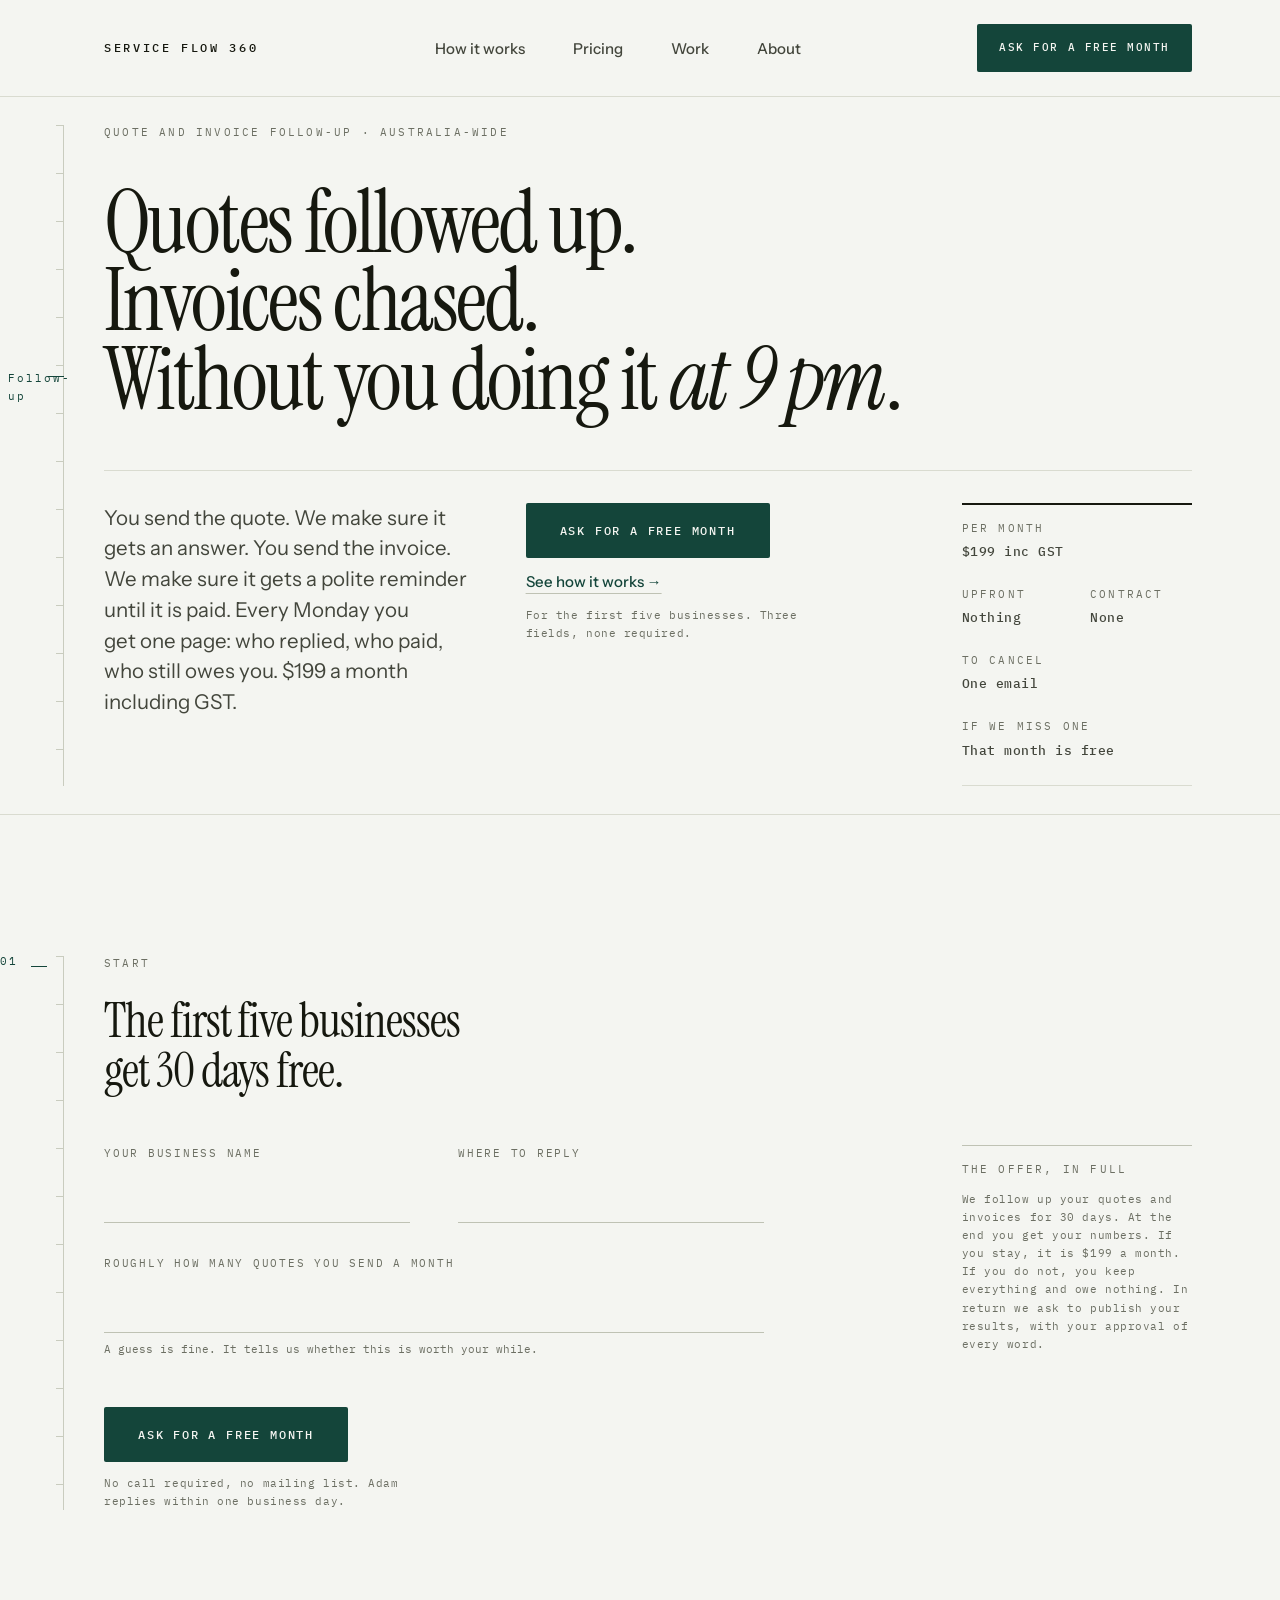
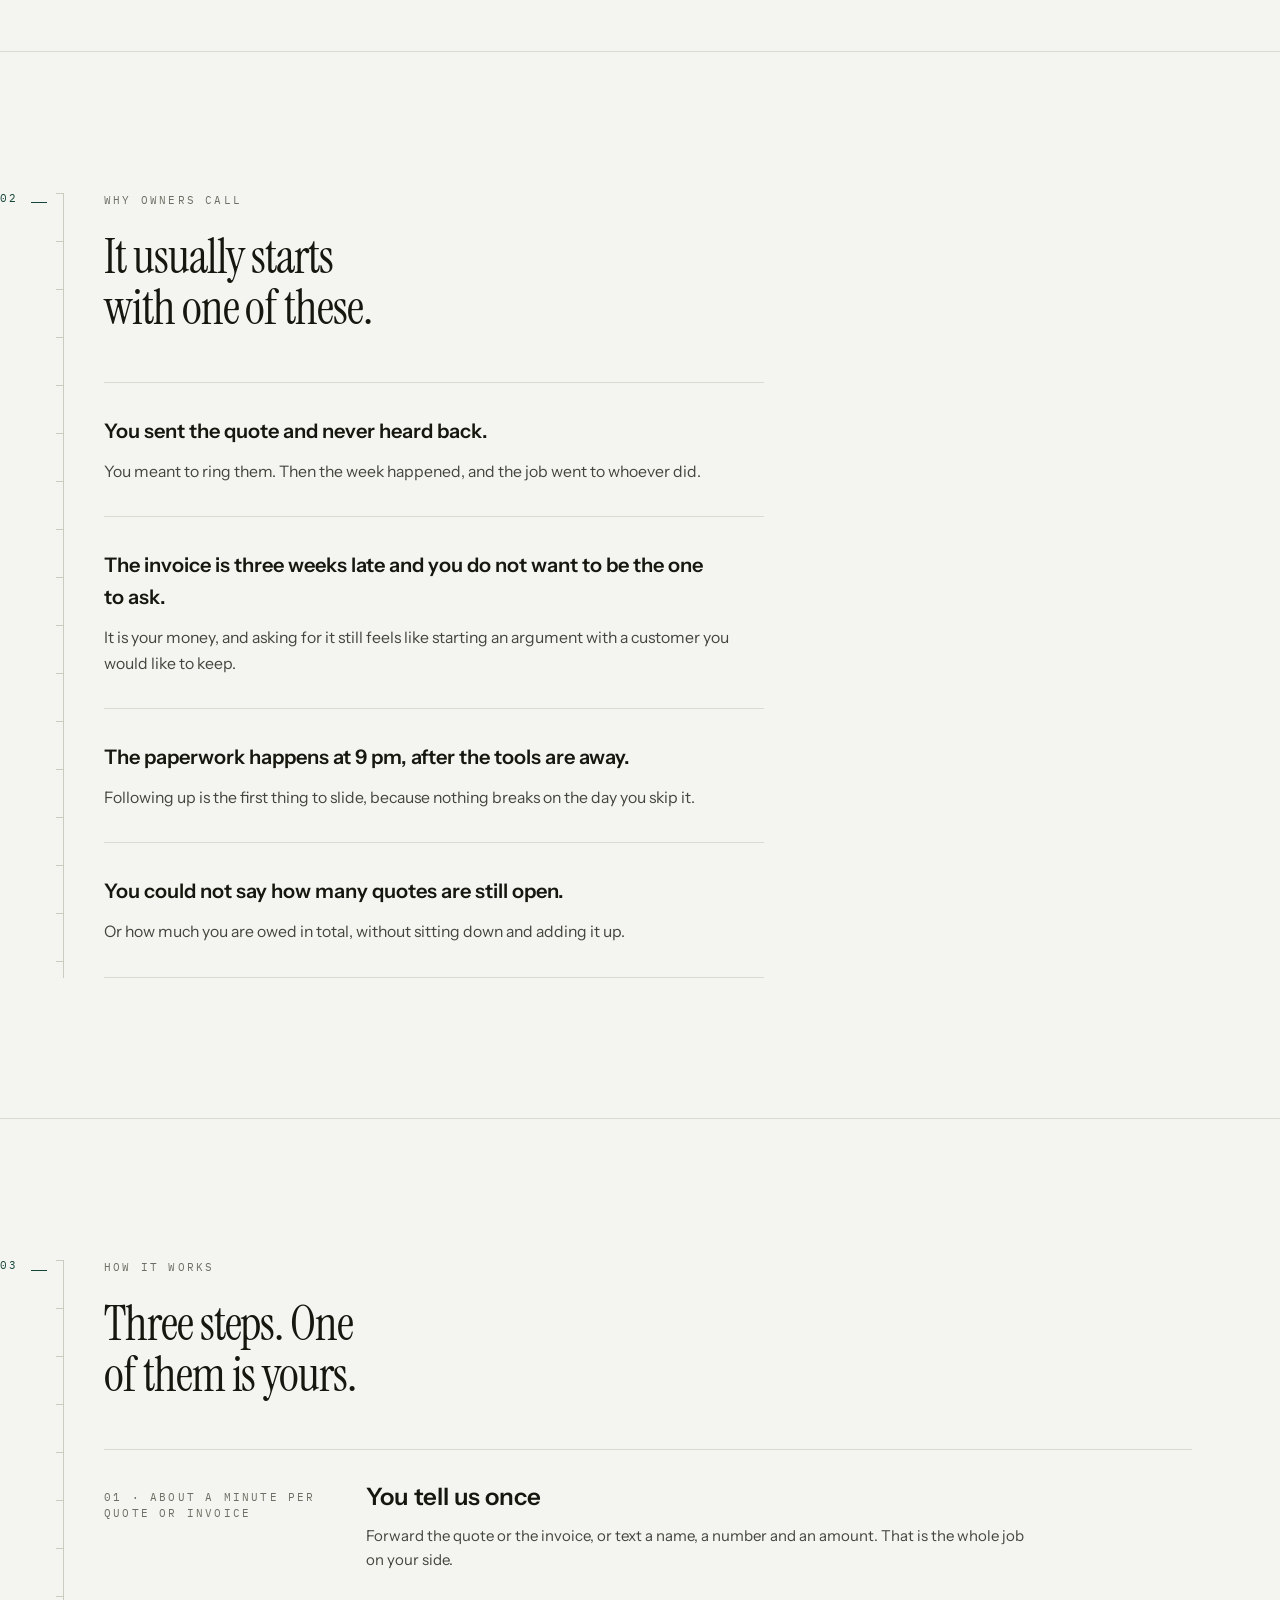
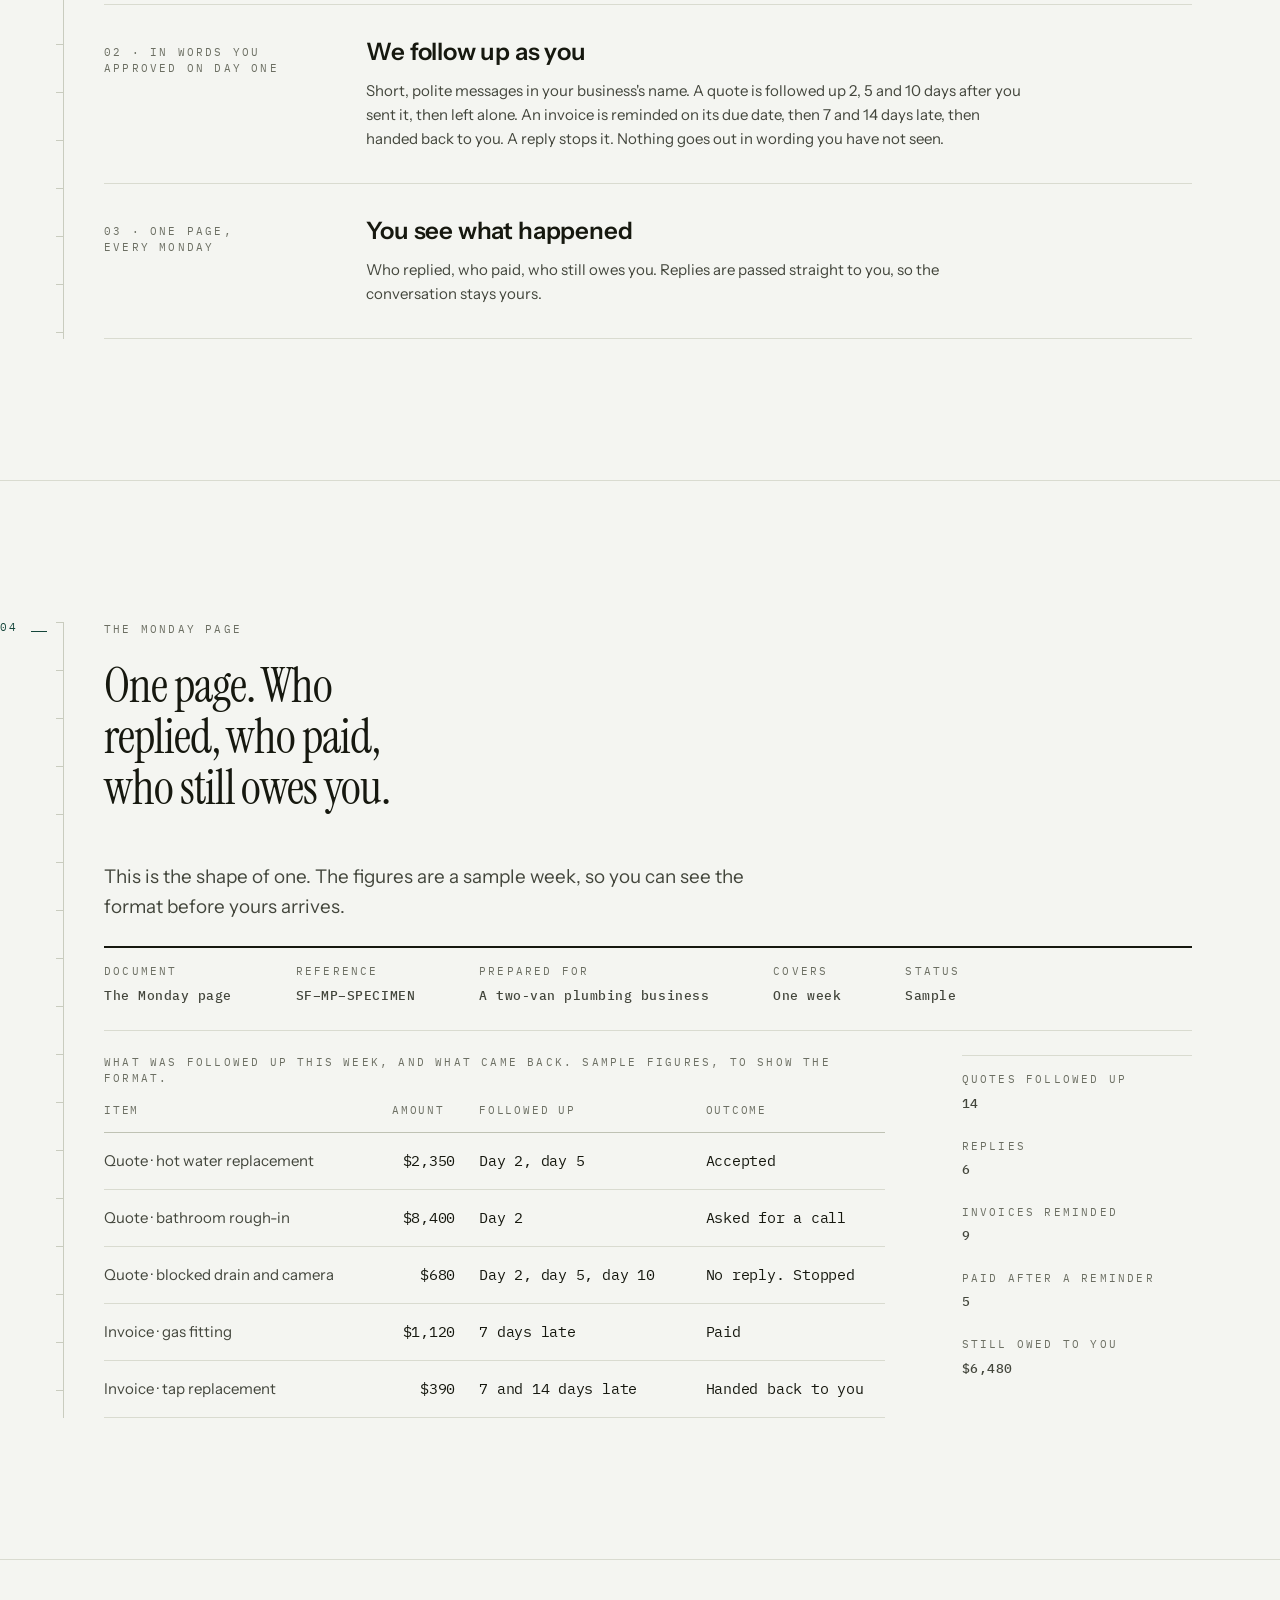
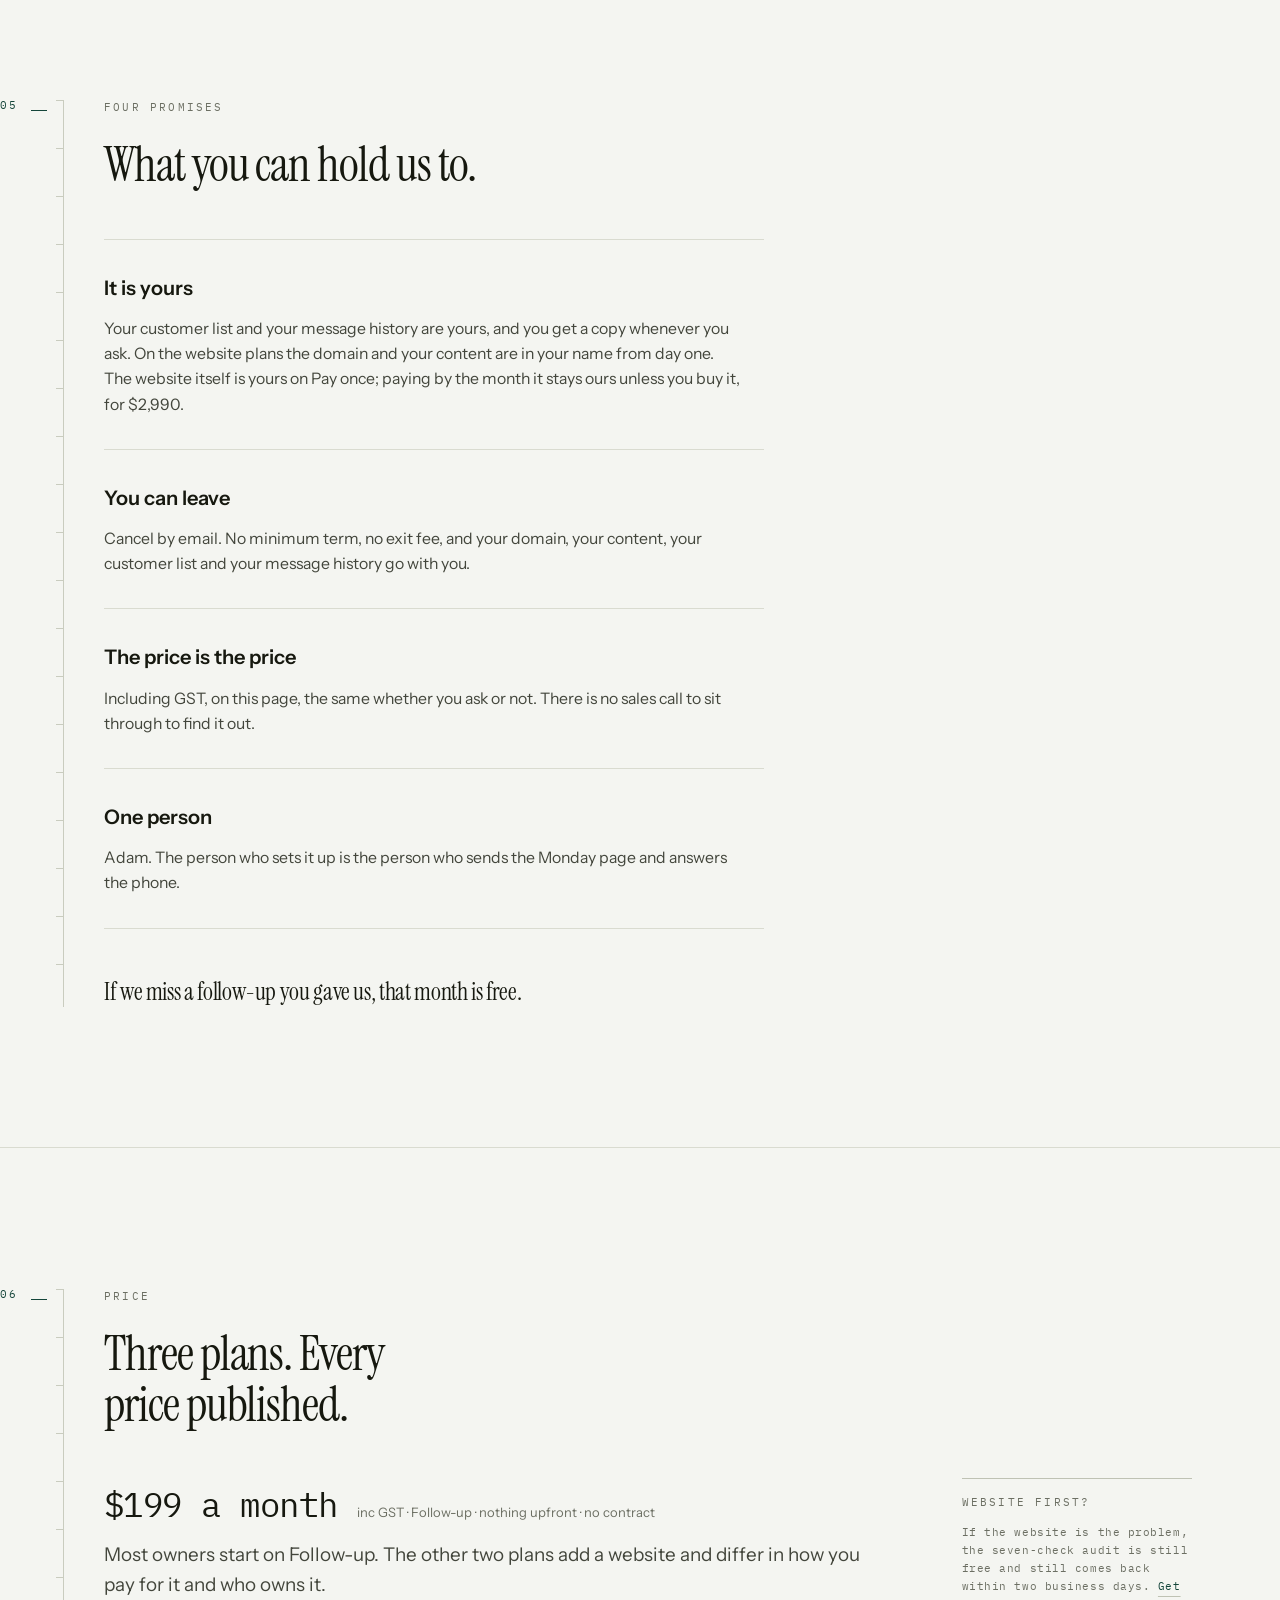
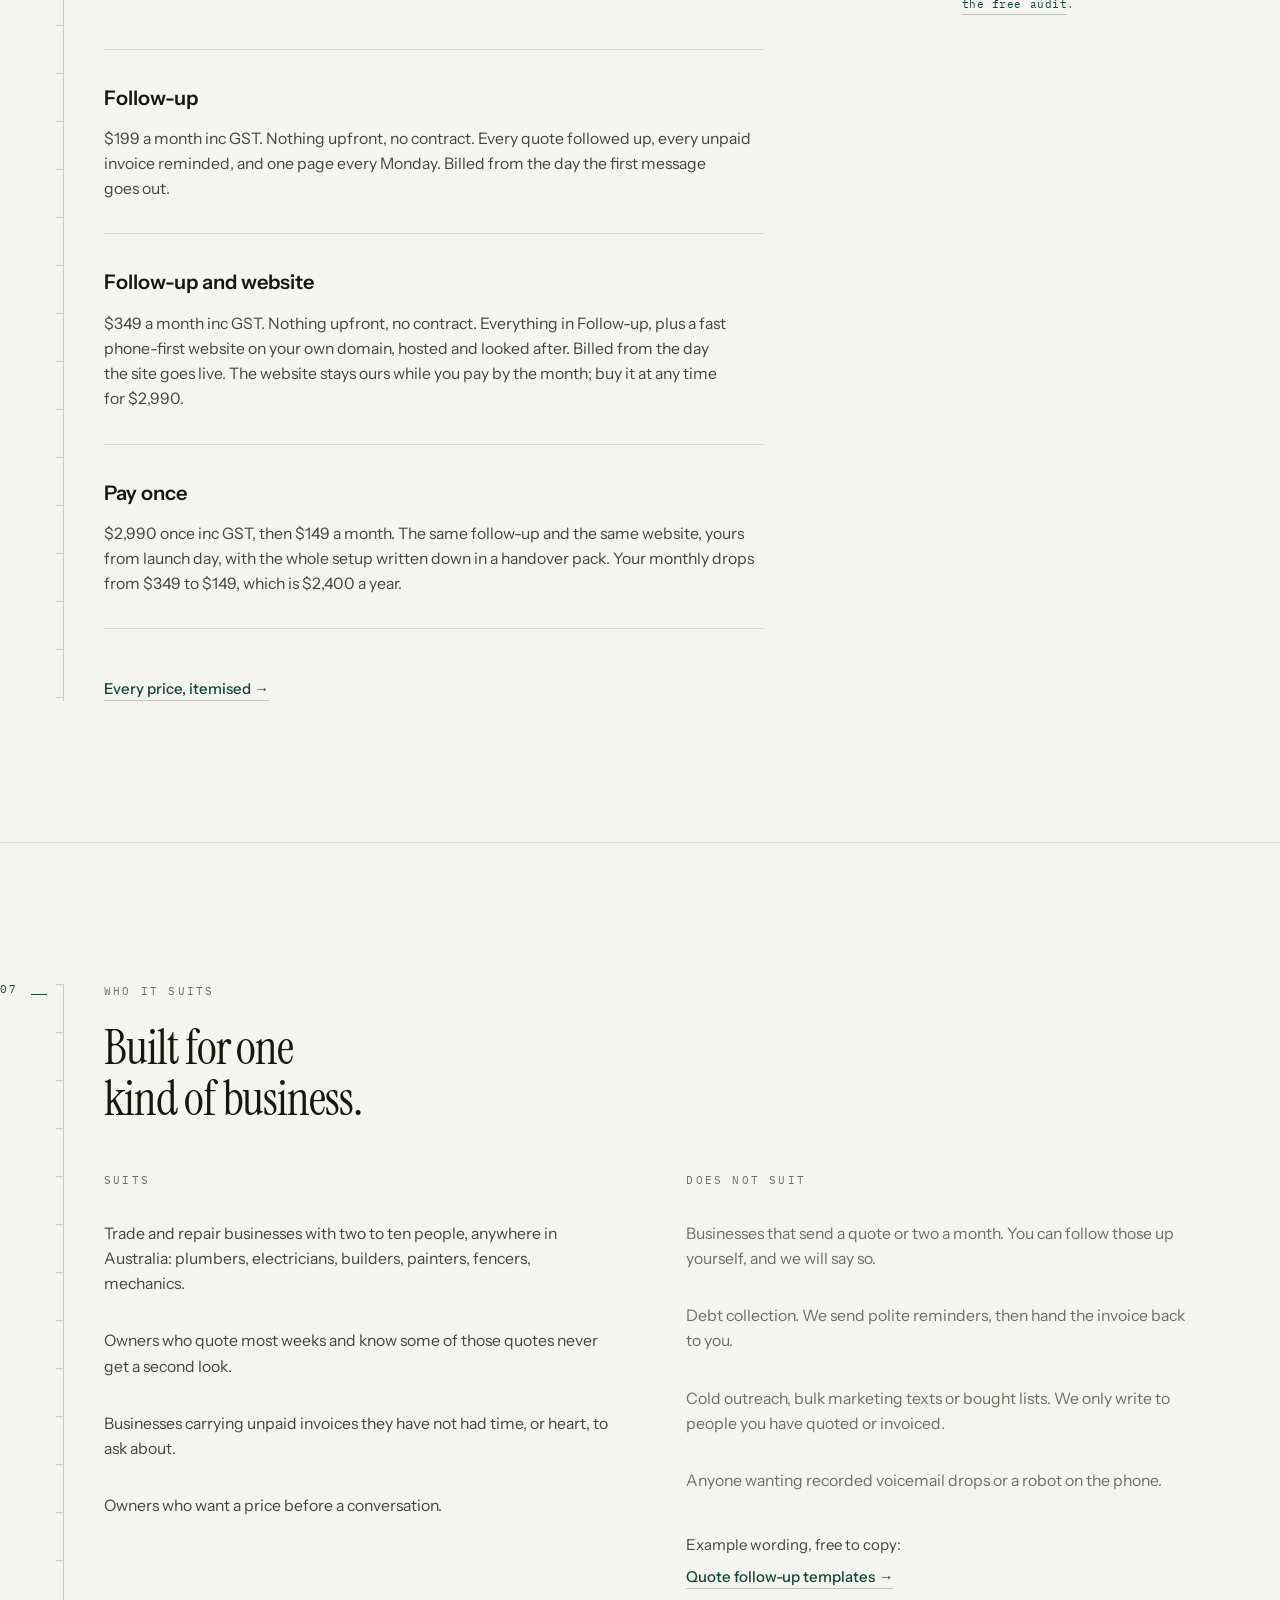
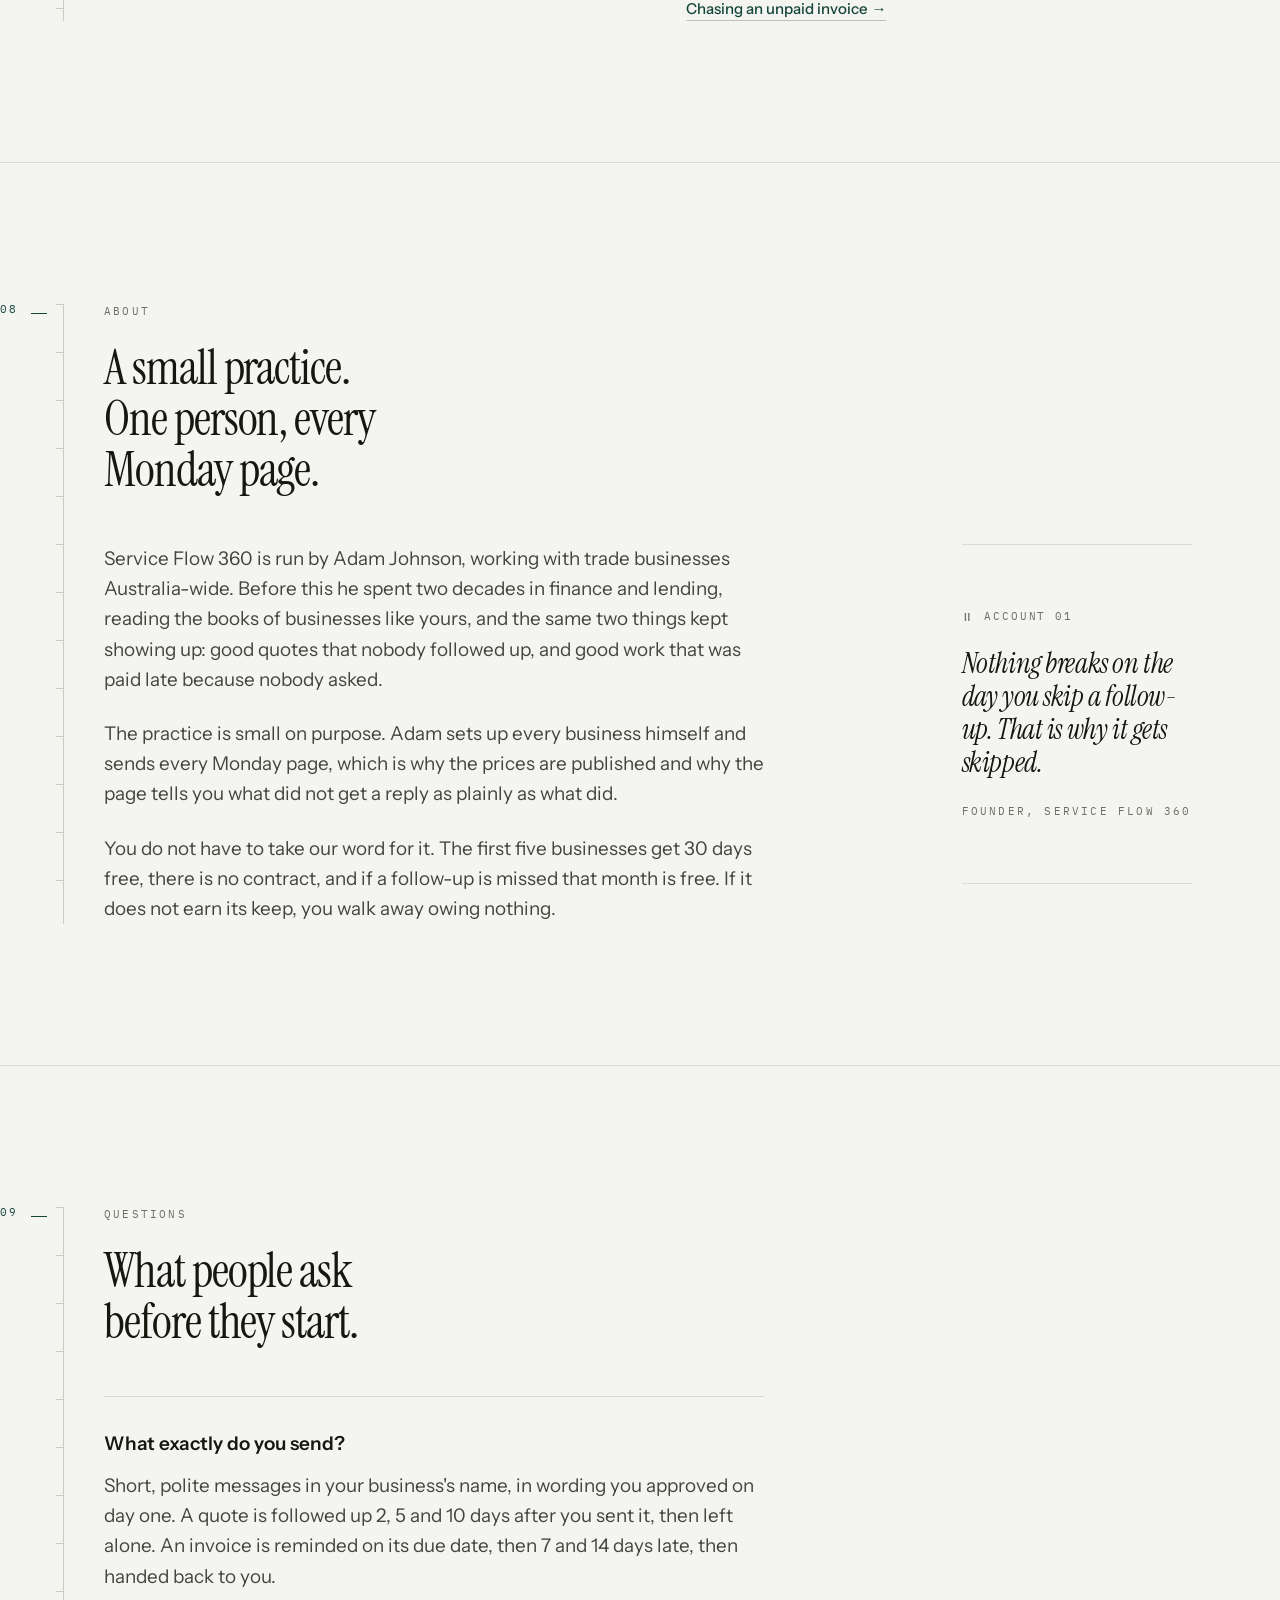
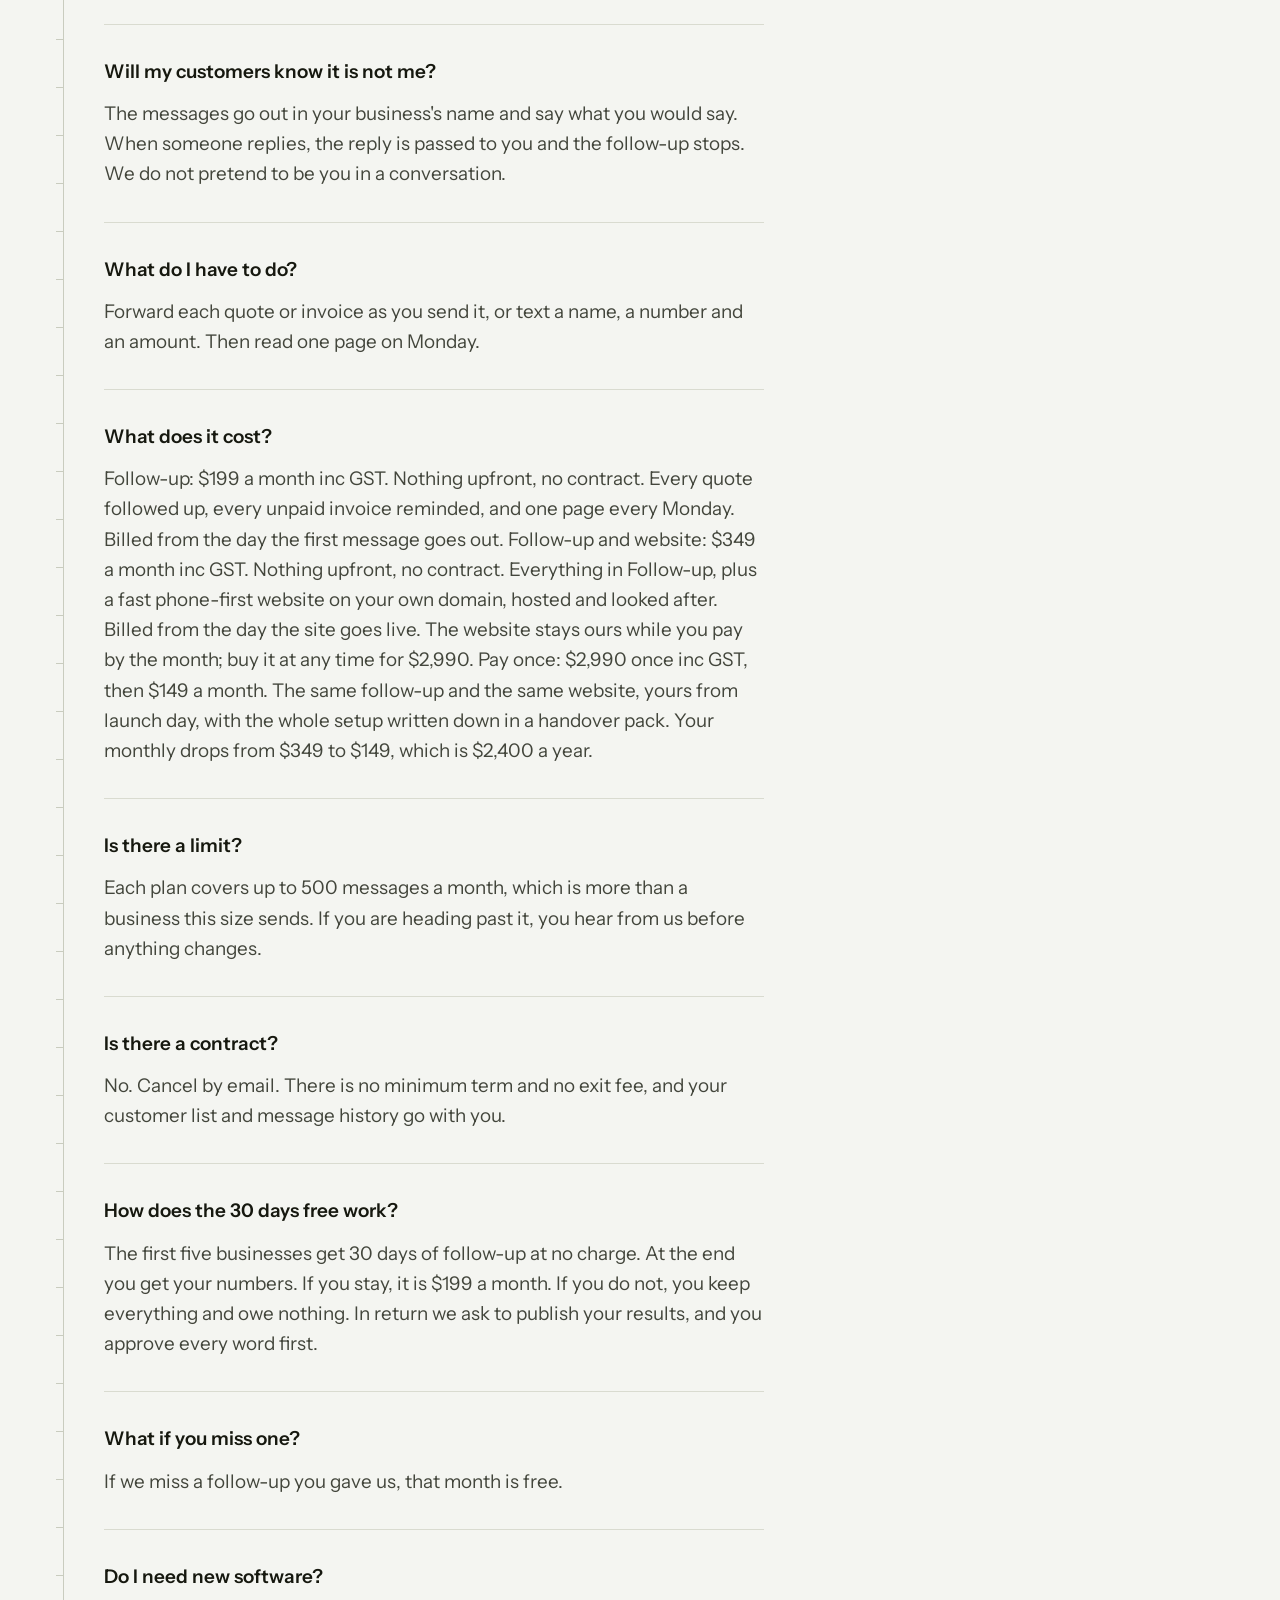
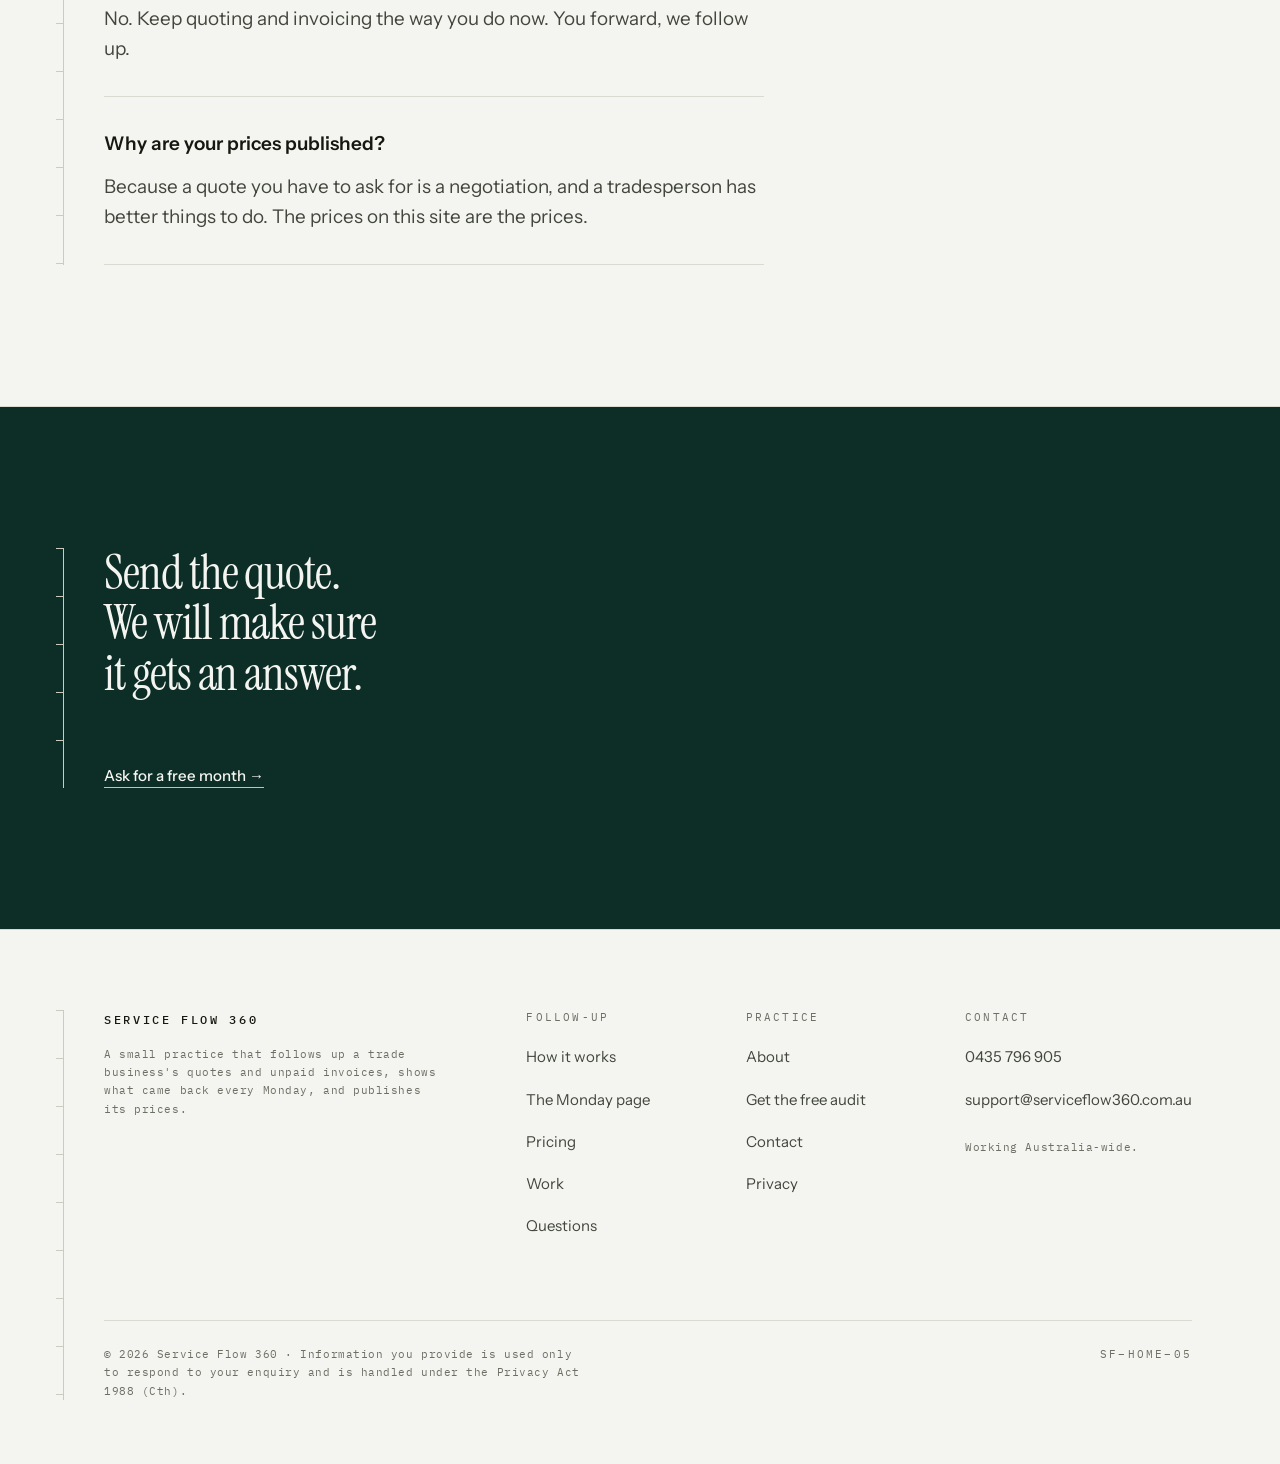
<file: index.html>
<!DOCTYPE html><html lang="en-AU" data-astro-cid-hkbrpulz><head><meta charset="utf-8"><meta name="viewport" content="width=device-width, initial-scale=1"><title>Quotes followed up, invoices chased — Service Flow 360</title><meta name="description" content="Every quote followed up and every unpaid invoice politely reminded, in your business's name, with one page every Monday. $199 a month inc GST, nothing upfront, no contract. Australia-wide."><link rel="canonical" href="https://serviceflow360.com.au/"><meta property="og:type" content="website"><meta property="og:title" content="Quotes followed up, invoices chased — Service Flow 360"><meta property="og:description" content="Every quote followed up and every unpaid invoice politely reminded, in your business's name, with one page every Monday. $199 a month inc GST, nothing upfront, no contract. Australia-wide."><meta property="og:url" content="https://serviceflow360.com.au/"><meta property="og:locale" content="en_AU"><!-- The card is rendered from linkedin/share-card.html. Re-render it when
       the offer wording changes, or every shared link shows the old offer. --><meta property="og:image" content="https://serviceflow360.com.au/images/og-default.png"><meta property="og:image:width" content="1200"><meta property="og:image:height" content="630"><meta property="og:image:alt" content="Service Flow 360. Quotes followed up. Invoices chased."><meta name="twitter:card" content="summary_large_image"><meta name="twitter:image" content="https://serviceflow360.com.au/images/og-default.png"><meta name="theme-color" content="#F4F5F1" media="(prefers-color-scheme: light)"><meta name="theme-color" content="#14160F" media="(prefers-color-scheme: dark)"><link rel="icon" href="/favicon.svg" type="image/svg+xml"><!-- The H1 is the LCP element and it is set in the serif. Preload both faces. --><link rel="preload" href="/fonts/instrument-serif-400.woff2" as="font" type="font/woff2" crossorigin><link rel="preload" href="/fonts/instrument-serif-400-italic.woff2" as="font" type="font/woff2" crossorigin><script type="application/ld+json">{"@context":"https://schema.org","@type":"ProfessionalService","name":"Service Flow 360","description":"Quote and invoice follow-up for Australian trade and service businesses. Every quote followed up, every unpaid invoice reminded, one page every Monday, published prices, and your customer list stays yours.","url":"https://serviceflow360.com.au","areaServed":"Australia","address":{"@type":"PostalAddress","addressCountry":"AU"}}</script><link rel="stylesheet" href="/_astro/Section.BHcWdUez.css"><style>.grid[data-astro-cid-6ftvmqcp]{grid-template-columns:minmax(0, 1fr) var(--field);gap:var(--gap);align-items:var(--al);display:grid}.grid[data-astro-cid-6ftvmqcp].solo{grid-template-columns:minmax(0,1fr)}.main[data-astro-cid-6ftvmqcp],.field[data-astro-cid-6ftvmqcp]{min-width:0}@media (width<=860px){.grid[data-astro-cid-6ftvmqcp]{gap:var(--s9);grid-template-columns:1fr}.field[data-astro-cid-6ftvmqcp]{max-width:236px}}
.tw[data-astro-cid-uwabcyt5]{overflow-x:auto}table[data-astro-cid-uwabcyt5]{border-collapse:collapse;width:100%;font-size:var(--t-small)}caption[data-astro-cid-uwabcyt5]{text-align:left;padding-bottom:var(--s4)}th[data-astro-cid-uwabcyt5],td[data-astro-cid-uwabcyt5]{padding:var(--s4) var(--s5) var(--s4) 0}th[data-astro-cid-uwabcyt5]:last-child,td[data-astro-cid-uwabcyt5]:last-child{padding-right:0}thead[data-astro-cid-uwabcyt5] th[data-astro-cid-uwabcyt5]{font-family:var(--mono);font-size:var(--t-label);text-transform:uppercase;letter-spacing:.16em;color:var(--ink-3);text-align:left;padding-top:0;padding-bottom:var(--s3);border-bottom:1px solid var(--rule-2);font-weight:400}tbody[data-astro-cid-uwabcyt5] th[data-astro-cid-uwabcyt5]{text-align:left;color:var(--ink-2);border-bottom:1px solid var(--rule);font-weight:400}td[data-astro-cid-uwabcyt5]{color:var(--ink);border-bottom:1px solid var(--rule);font-variant-numeric:tabular-nums}.n[data-astro-cid-uwabcyt5]{text-align:right}.clay[data-astro-cid-uwabcyt5]{color:var(--clay)}.pine[data-astro-cid-uwabcyt5]{color:var(--pine)}
.tb[data-astro-cid-5kyhikxs]{gap:var(--s5) var(--s8);padding:var(--s4) 0 0;flex-wrap:wrap;margin:0;display:flex}.r-hair[data-astro-cid-5kyhikxs]{border-top:1px solid var(--rule)}.r-heavy[data-astro-cid-5kyhikxs]{border-top:2px solid var(--ink);border-bottom:1px solid var(--rule);padding-bottom:var(--s5)}.r-none[data-astro-cid-5kyhikxs]{border-top:0;padding-top:0}.f[data-astro-cid-5kyhikxs]{flex-direction:column;gap:6px;display:flex}.v[data-astro-cid-5kyhikxs]{font-family:var(--mono);letter-spacing:.04em;color:var(--ink-2);font-variant-numeric:tabular-nums;margin:0;font-size:.8125rem;font-weight:500}
.ev[data-astro-cid-vat3t7xl]{align-items:center;gap:var(--s2);font-family:var(--mono);font-size:var(--t-label);text-transform:uppercase;letter-spacing:.18em;font-variant-numeric:tabular-nums;line-height:1.4;display:inline-flex}.mk[data-astro-cid-vat3t7xl]{flex:none}.mt[data-astro-cid-vat3t7xl]{color:var(--ink-3)}.reading[data-astro-cid-vat3t7xl]{color:var(--pine)}.reading[data-astro-cid-vat3t7xl] .mk[data-astro-cid-vat3t7xl]{fill:var(--pine);stroke:var(--pine)}.observation[data-astro-cid-vat3t7xl]{color:var(--ink-2)}.observation[data-astro-cid-vat3t7xl] .mk[data-astro-cid-vat3t7xl]{fill:none;stroke:var(--ink-2)}.account[data-astro-cid-vat3t7xl]{color:var(--ink-3)}.account[data-astro-cid-vat3t7xl] .mk[data-astro-cid-vat3t7xl]{fill:none;stroke:var(--ink-3)}.calculation[data-astro-cid-vat3t7xl]{color:var(--pine);font-style:italic}.calculation[data-astro-cid-vat3t7xl] .mk[data-astro-cid-vat3t7xl]{fill:none;stroke:var(--pine)}
.pq[data-astro-cid-tvs3llmy]{gap:var(--s5);border-top:1px solid var(--rule);border-bottom:1px solid var(--rule);padding:var(--s8) 0;flex-direction:column;max-width:38ch;margin:0;display:flex}blockquote[data-astro-cid-tvs3llmy]{margin:0}blockquote[data-astro-cid-tvs3llmy] p[data-astro-cid-tvs3llmy]{font-family:var(--serif);letter-spacing:-.015em;color:var(--ink);font-size:clamp(1.3rem,1.1rem + .8vw,1.75rem);font-style:italic;line-height:1.18}.narrow[data-astro-cid-lcdefpme]{max-width:var(--w-narrow)}.audit[data-astro-cid-lcdefpme]{gap:var(--s7);max-width:var(--w-text);flex-direction:column;display:flex}.fields[data-astro-cid-lcdefpme]{gap:var(--s6) var(--s7);grid-template-columns:1fr 1fr;display:grid}.hp[data-astro-cid-lcdefpme]{width:1px;height:1px;position:absolute;left:-9999px;overflow:hidden}.rows[data-astro-cid-lcdefpme]{border-top:1px solid var(--rule);max-width:var(--w-text)}.row[data-astro-cid-lcdefpme]{border-bottom:1px solid var(--rule);padding:var(--s6) 0;gap:var(--s3);flex-direction:column;display:flex}.row-h[data-astro-cid-lcdefpme]{font-size:1.0625em;font-weight:600}.row-p[data-astro-cid-lcdefpme]{color:var(--ink-2);font-size:.9875rem}.stages[data-astro-cid-lcdefpme]{border-top:1px solid var(--rule);margin:0;padding:0;list-style:none}.stage[data-astro-cid-lcdefpme]{grid-template-columns:var(--field) minmax(0, 1fr);gap:var(--s6);padding:var(--s6) 0;border-bottom:1px solid var(--rule);display:grid}.stage-n[data-astro-cid-lcdefpme]{padding-top:var(--s2)}.stage-b[data-astro-cid-lcdefpme]{gap:var(--s3);max-width:var(--w-text);flex-direction:column;display:flex}.stage-p[data-astro-cid-lcdefpme]{font-size:var(--t-small);color:var(--ink-2);line-height:1.6}.note[data-astro-cid-lcdefpme]{gap:var(--s3);border-top:1px solid var(--rule-2);padding-top:var(--s4);flex-direction:column;display:flex}.specimen[data-astro-cid-lcdefpme]{gap:var(--s5);flex-direction:column;display:flex}.spec-note[data-astro-cid-lcdefpme]{max-width:52ch}@media (width<=860px){.specimen[data-astro-cid-lcdefpme] .grid{gap:var(--s7)}}.refusal[data-astro-cid-lcdefpme]{font-family:var(--serif);font-size:var(--t-h3);letter-spacing:-.015em;text-wrap:balance;margin:0;line-height:1.25}.price-block[data-astro-cid-lcdefpme]{gap:var(--s2);flex-direction:column;display:flex}.price[data-astro-cid-lcdefpme]{color:var(--ink);margin:0;font-size:clamp(1.6rem,1.3rem + 1vw,2.2rem)}.inc[data-astro-cid-lcdefpme]{font-family:var(--sans);color:var(--ink-3);letter-spacing:0;font-size:.8125rem}.two[data-astro-cid-lcdefpme]{gap:var(--gap);grid-template-columns:1fr 1fr;display:grid}.colh[data-astro-cid-lcdefpme]{margin-bottom:var(--s4)}.ticks[data-astro-cid-lcdefpme]{margin:0;padding:0;list-style:none}.ticks[data-astro-cid-lcdefpme] li[data-astro-cid-lcdefpme]{padding:var(--s4) 0;color:var(--ink-2);font-size:.9875rem}.ticks[data-astro-cid-lcdefpme].off li[data-astro-cid-lcdefpme]{color:var(--ink-3)}.free[data-astro-cid-lcdefpme]{margin-top:var(--s5);gap:var(--s2);font-size:var(--t-small);color:var(--ink-2);flex-direction:column;display:flex}.free[data-astro-cid-lcdefpme] a[data-astro-cid-lcdefpme]{font-weight:500}.faq[data-astro-cid-lcdefpme]{border-top:1px solid var(--rule);max-width:var(--w-text);margin:0}.qa[data-astro-cid-lcdefpme]{gap:var(--s3);padding:var(--s6) 0;border-bottom:1px solid var(--rule);flex-direction:column;display:flex}.qa[data-astro-cid-lcdefpme] dt[data-astro-cid-lcdefpme]{font-weight:600}.qa[data-astro-cid-lcdefpme] dd[data-astro-cid-lcdefpme]{max-width:62ch;margin:0}@media (width<=1000px){.two[data-astro-cid-lcdefpme]{gap:var(--s8);grid-template-columns:1fr}}@media (width<=640px){.tw.measures table{min-width:var(--w-narrow)}.tw.measures caption{max-width:calc(100vw - var(--rail) - var(--pad-r));position:sticky;left:0}.fields[data-astro-cid-lcdefpme]{grid-template-columns:1fr}.stage[data-astro-cid-lcdefpme]{gap:var(--s2);grid-template-columns:1fr}.stage-n[data-astro-cid-lcdefpme]{padding-top:0}}
.field[data-astro-cid-wul7fgjm]{gap:var(--s2);flex-direction:column;margin:0;display:flex}.field[data-astro-cid-wul7fgjm].wide{grid-column:1/-1}label[data-astro-cid-wul7fgjm]{font-family:var(--mono);font-size:var(--t-label);text-transform:uppercase;letter-spacing:.16em;color:var(--ink-3)}input[data-astro-cid-wul7fgjm],textarea[data-astro-cid-wul7fgjm]{border:0;border-bottom:1px solid var(--rule-2);padding:var(--s3) 0;font-family:var(--sans);color:var(--ink);width:100%;transition:border-color .16s var(--ease);background:0 0;border-radius:0;font-size:1.0625rem}textarea[data-astro-cid-wul7fgjm]{resize:vertical}input[data-astro-cid-wul7fgjm]:focus,textarea[data-astro-cid-wul7fgjm]:focus{border-bottom-color:var(--pine);padding-bottom:calc(var(--s3) - 1px);border-bottom-width:2px;outline:none}input[data-astro-cid-wul7fgjm]:focus-visible,textarea[data-astro-cid-wul7fgjm]:focus-visible{outline:3px solid var(--pine);outline-offset:4px}:is(input[data-astro-cid-wul7fgjm]:user-invalid,textarea[data-astro-cid-wul7fgjm]:user-invalid){border-bottom-color:var(--clay);padding-bottom:calc(var(--s3) - 1px);border-bottom-width:2px}.err[data-astro-cid-wul7fgjm]{font-family:var(--mono);font-size:var(--t-label);color:var(--clay);display:none}input[data-astro-cid-wul7fgjm]:user-invalid~.err[data-astro-cid-wul7fgjm]{display:block}.hint[data-astro-cid-wul7fgjm]{font-family:var(--mono);font-size:var(--t-label);color:var(--ink-3)}
</style></head><body data-astro-cid-hkbrpulz><a class="skip-link" href="#main" data-astro-cid-hkbrpulz>Skip to content</a><header class="nav" data-astro-cid-wpvy4v7s><div class="wrap nav-in" data-astro-cid-wpvy4v7s><a class="brand" href="/" data-astro-cid-wpvy4v7s>Service&nbsp;Flow&nbsp;360</a><nav aria-label="Primary" data-astro-cid-wpvy4v7s><ul role="list" data-astro-cid-wpvy4v7s><li data-astro-cid-wpvy4v7s><a href="#how" data-astro-cid-wpvy4v7s>How it works</a></li><li data-astro-cid-wpvy4v7s><a href="/pricing" data-astro-cid-wpvy4v7s>Pricing</a></li><li data-astro-cid-wpvy4v7s><a href="/work" data-astro-cid-wpvy4v7s>Work</a></li><li data-astro-cid-wpvy4v7s><a href="#about" data-astro-cid-wpvy4v7s>About</a></li></ul></nav><a class="cta" href="#start" data-astro-cid-wpvy4v7s>Ask for a free month</a></div></header><main id="main" class="main fh" data-astro-cid-hkbrpulz><div class="hero" data-astro-cid-ge2uvauf><div class="wrap" data-astro-cid-ge2uvauf><div class="rule" aria-hidden="true" data-astro-cid-cn7sczra></div><span class="datum" aria-hidden="true" data-astro-cid-ge2uvauf><span data-astro-cid-ge2uvauf>Follow-up</span></span><p class="label" data-astro-cid-ge2uvauf>Quote and invoice follow-up · Australia-wide</p><h1 data-astro-cid-ge2uvauf>Quotes followed up. <br data-astro-cid-lcdefpme>Invoices chased. <br data-astro-cid-lcdefpme>Without you doing it <em data-astro-cid-lcdefpme>at 9 pm</em>.</h1><div class="under" data-astro-cid-ge2uvauf><div class="act" data-astro-cid-ge2uvauf><p class="deck" data-astro-cid-ge2uvauf>You send the quote. We make sure it gets an answer. You send the invoice. We make sure it gets a polite reminder until it is paid. Every Monday you get one page: who replied, who paid, who still owes you. $199 a month including GST.</p><div class="act" data-astro-cid-amjew3wo><a class="btn" href="#start" data-astro-cid-amjew3wo>Ask for a free month</a><a class="alt" href="#how" data-astro-cid-amjew3wo>See how it works &rarr;</a><p class="micro" data-astro-cid-amjew3wo>For the first five businesses. Three fields, none required.</p></div></div><div class="field" data-astro-cid-ge2uvauf><dl class="tb r-heavy" data-astro-cid-5kyhikxs><div class="f" data-astro-cid-5kyhikxs><dt class="label" data-astro-cid-5kyhikxs>Per month</dt><dd class="v" data-astro-cid-5kyhikxs>$199 inc GST</dd></div><div class="f" data-astro-cid-5kyhikxs><dt class="label" data-astro-cid-5kyhikxs>Upfront</dt><dd class="v" data-astro-cid-5kyhikxs>Nothing</dd></div><div class="f" data-astro-cid-5kyhikxs><dt class="label" data-astro-cid-5kyhikxs>Contract</dt><dd class="v" data-astro-cid-5kyhikxs>None</dd></div><div class="f" data-astro-cid-5kyhikxs><dt class="label" data-astro-cid-5kyhikxs>To cancel</dt><dd class="v" data-astro-cid-5kyhikxs>One email</dd></div><div class="f" data-astro-cid-5kyhikxs><dt class="label" data-astro-cid-5kyhikxs>If we miss one</dt><dd class="v" data-astro-cid-5kyhikxs>That month is free</dd></div></dl></div></div></div></div><section class="sec div" id="start" data-astro-cid-w6ymvdtg><div class="wrap" data-astro-cid-w6ymvdtg><div class="rule" aria-hidden="true" data-astro-cid-cn7sczra></div><div class="mark" aria-hidden="true" data-astro-cid-w6ymvdtg><i data-astro-cid-w6ymvdtg></i><span data-astro-cid-w6ymvdtg>01</span></div><div class="inner" data-astro-cid-w6ymvdtg><header class="head" data-astro-cid-w6ymvdtg><p class="label" data-astro-cid-w6ymvdtg>Start</p><h2 data-astro-cid-w6ymvdtg>The first five businesses get 30 days free.</h2></header><div class="grid" style="--al:start" data-astro-cid-6ftvmqcp><div class="main" data-astro-cid-6ftvmqcp><form class="audit" method="POST" action="https://formsubmit.co/support@serviceflow360.com.au" novalidate data-astro-cid-lcdefpme><input type="hidden" name="_subject" value="Free month request — home page" data-astro-cid-lcdefpme><input type="hidden" name="_captcha" value="false" data-astro-cid-lcdefpme><input type="hidden" name="_template" value="table" data-astro-cid-lcdefpme><input type="hidden" name="_next" value="https://serviceflow360.com.au/thanks" data-astro-cid-lcdefpme><input type="hidden" name="_autoresponse" value="Thanks. Your request for a free month of follow-up has reached Adam at Service Flow 360. He replies within one business day with the message wording for you to approve. Nothing is sent to any of your customers until you have approved the words. If it is urgent, call 0435 796 905." data-astro-cid-lcdefpme><input type="hidden" name="source" value="home-free-month" data-astro-cid-lcdefpme><div class="fields" data-astro-cid-lcdefpme><p class="field" data-astro-cid-wul7fgjm><label for="business" data-astro-cid-wul7fgjm>Your business name</label><input type="text" id="business" name="business" autocomplete="organization" data-astro-cid-wul7fgjm></p><p class="field" data-astro-cid-wul7fgjm><label for="email" data-astro-cid-wul7fgjm>Where to reply</label><input type="email" id="email" name="email" autocomplete="email" aria-describedby="email-err" data-astro-cid-wul7fgjm><span class="err" id="email-err" data-astro-cid-wul7fgjm>That does not look like an email address.</span></p><p class="field wide" data-astro-cid-wul7fgjm><label for="quotes" data-astro-cid-wul7fgjm>Roughly how many quotes you send a month</label><input type="text" id="quotes" name="quotes" aria-describedby="quotes-hint" data-astro-cid-wul7fgjm><span class="hint" id="quotes-hint" data-astro-cid-wul7fgjm>A guess is fine. It tells us whether this is worth your while.</span></p></div><p class="hp" aria-hidden="true" data-astro-cid-lcdefpme><label for="company_website" data-astro-cid-lcdefpme>Leave this field empty</label><input type="text" name="_honey" id="company_website" tabindex="-1" autocomplete="off" data-astro-cid-lcdefpme></p><div class="act" data-astro-cid-amjew3wo><button type="submit" class="btn" data-astro-cid-amjew3wo>Ask for a free month</button><p class="micro" data-astro-cid-amjew3wo>No call required, no mailing list. Adam replies within one business day.</p></div></form></div><div class="field" data-astro-cid-6ftvmqcp><div class="note" data-astro-cid-lcdefpme><p class="label" data-astro-cid-lcdefpme>The offer, in full</p><p class="micro" data-astro-cid-lcdefpme>We follow up your quotes and invoices for 30 days. At the end you get your numbers. If you stay, it is $199 a month. If you do not, you keep everything and owe nothing. In return we ask to publish your results, with your approval of every word.</p></div></div></div></div></div></section><section class="sec div" data-astro-cid-w6ymvdtg><div class="wrap" data-astro-cid-w6ymvdtg><div class="rule" aria-hidden="true" data-astro-cid-cn7sczra></div><div class="mark" aria-hidden="true" data-astro-cid-w6ymvdtg><i data-astro-cid-w6ymvdtg></i><span data-astro-cid-w6ymvdtg>02</span></div><div class="inner" data-astro-cid-w6ymvdtg><header class="head" data-astro-cid-w6ymvdtg><p class="label" data-astro-cid-w6ymvdtg>Why owners call</p><h2 data-astro-cid-w6ymvdtg>It usually starts with one of these.</h2></header><div class="rows" data-astro-cid-lcdefpme><div class="row" data-astro-cid-lcdefpme><p class="row-h" data-astro-cid-lcdefpme>You sent the quote and never heard back.</p><p class="row-p" data-astro-cid-lcdefpme>You meant to ring them. Then the week happened, and the job went to whoever did.</p></div><div class="row" data-astro-cid-lcdefpme><p class="row-h" data-astro-cid-lcdefpme>The invoice is three weeks late and you do not want to be the one to ask.</p><p class="row-p" data-astro-cid-lcdefpme>It is your money, and asking for it still feels like starting an argument with a customer you would like to keep.</p></div><div class="row" data-astro-cid-lcdefpme><p class="row-h" data-astro-cid-lcdefpme>The paperwork happens at 9 pm, after the tools are away.</p><p class="row-p" data-astro-cid-lcdefpme>Following up is the first thing to slide, because nothing breaks on the day you skip it.</p></div><div class="row" data-astro-cid-lcdefpme><p class="row-h" data-astro-cid-lcdefpme>You could not say how many quotes are still open.</p><p class="row-p" data-astro-cid-lcdefpme>Or how much you are owed in total, without sitting down and adding it up.</p></div></div></div></div></section><section class="sec div" id="how" data-astro-cid-w6ymvdtg><div class="wrap" data-astro-cid-w6ymvdtg><div class="rule" aria-hidden="true" data-astro-cid-cn7sczra></div><div class="mark" aria-hidden="true" data-astro-cid-w6ymvdtg><i data-astro-cid-w6ymvdtg></i><span data-astro-cid-w6ymvdtg>03</span></div><div class="inner" data-astro-cid-w6ymvdtg><header class="head" data-astro-cid-w6ymvdtg><p class="label" data-astro-cid-w6ymvdtg>How it works</p><h2 data-astro-cid-w6ymvdtg>Three steps. One of them is yours.</h2></header><ol class="stages" data-astro-cid-lcdefpme><li class="stage" data-astro-cid-lcdefpme><p class="label stage-n" data-astro-cid-lcdefpme>01 · About a minute per quote or invoice</p><div class="stage-b" data-astro-cid-lcdefpme><h3 data-astro-cid-lcdefpme>You tell us once</h3><p class="stage-p" data-astro-cid-lcdefpme>Forward the quote or the invoice, or text a name, a number and an amount. That is the whole job on your side.</p></div></li><li class="stage" data-astro-cid-lcdefpme><p class="label stage-n" data-astro-cid-lcdefpme>02 · In words you approved on day one</p><div class="stage-b" data-astro-cid-lcdefpme><h3 data-astro-cid-lcdefpme>We follow up as you</h3><p class="stage-p" data-astro-cid-lcdefpme>Short, polite messages in your business&#39;s name. A quote is followed up 2, 5 and 10 days after you sent it, then left alone. An invoice is reminded on its due date, then 7 and 14 days late, then handed back to you. A reply stops it. Nothing goes out in wording you have not seen.</p></div></li><li class="stage" data-astro-cid-lcdefpme><p class="label stage-n" data-astro-cid-lcdefpme>03 · One page, every Monday</p><div class="stage-b" data-astro-cid-lcdefpme><h3 data-astro-cid-lcdefpme>You see what happened</h3><p class="stage-p" data-astro-cid-lcdefpme>Who replied, who paid, who still owes you. Replies are passed straight to you, so the conversation stays yours.</p></div></li></ol></div></div></section><section class="sec div" id="monday" data-astro-cid-w6ymvdtg><div class="wrap" data-astro-cid-w6ymvdtg><div class="rule" aria-hidden="true" data-astro-cid-cn7sczra></div><div class="mark" aria-hidden="true" data-astro-cid-w6ymvdtg><i data-astro-cid-w6ymvdtg></i><span data-astro-cid-w6ymvdtg>04</span></div><div class="inner" data-astro-cid-w6ymvdtg><header class="head" data-astro-cid-w6ymvdtg><p class="label" data-astro-cid-w6ymvdtg>The Monday page</p><h2 data-astro-cid-w6ymvdtg>One page. Who replied, who paid, who still owes you.</h2></header><div class="specimen" data-astro-cid-lcdefpme><p class="spec-note body-2" data-astro-cid-lcdefpme>This is the shape of one. The figures are a sample week, so you can see the format before yours arrives.</p><dl class="tb r-heavy" data-astro-cid-5kyhikxs><div class="f" data-astro-cid-5kyhikxs><dt class="label" data-astro-cid-5kyhikxs>Document</dt><dd class="v" data-astro-cid-5kyhikxs>The Monday page</dd></div><div class="f" data-astro-cid-5kyhikxs><dt class="label" data-astro-cid-5kyhikxs>Reference</dt><dd class="v" data-astro-cid-5kyhikxs>SF–MP–SPECIMEN</dd></div><div class="f" data-astro-cid-5kyhikxs><dt class="label" data-astro-cid-5kyhikxs>Prepared for</dt><dd class="v" data-astro-cid-5kyhikxs>A two-van plumbing business</dd></div><div class="f" data-astro-cid-5kyhikxs><dt class="label" data-astro-cid-5kyhikxs>Covers</dt><dd class="v" data-astro-cid-5kyhikxs>One week</dd></div><div class="f" data-astro-cid-5kyhikxs><dt class="label" data-astro-cid-5kyhikxs>Status</dt><dd class="v" data-astro-cid-5kyhikxs>Sample</dd></div></dl><div class="grid" style="--al:start" data-astro-cid-6ftvmqcp><div class="main" data-astro-cid-6ftvmqcp><div class="tw measures" data-astro-cid-uwabcyt5><table data-astro-cid-uwabcyt5><caption class="label" data-astro-cid-uwabcyt5>What was followed up this week, and what came back. Sample figures, to show the format.</caption><thead data-astro-cid-uwabcyt5><tr data-astro-cid-uwabcyt5><th scope="col" data-astro-cid-uwabcyt5>Item</th><th scope="col" class="n" data-astro-cid-uwabcyt5>Amount</th><th scope="col" data-astro-cid-uwabcyt5>Followed up</th><th scope="col" data-astro-cid-uwabcyt5>Outcome</th></tr></thead><tbody data-astro-cid-uwabcyt5><tr data-astro-cid-uwabcyt5><th scope="row" data-astro-cid-uwabcyt5>Quote · hot water replacement</th><td class="num n" data-astro-cid-uwabcyt5>$2,350</td><td class="num" data-astro-cid-uwabcyt5>Day 2, day 5</td><td class="num" data-astro-cid-uwabcyt5>Accepted</td></tr><tr data-astro-cid-uwabcyt5><th scope="row" data-astro-cid-uwabcyt5>Quote · bathroom rough-in</th><td class="num n" data-astro-cid-uwabcyt5>$8,400</td><td class="num" data-astro-cid-uwabcyt5>Day 2</td><td class="num" data-astro-cid-uwabcyt5>Asked for a call</td></tr><tr data-astro-cid-uwabcyt5><th scope="row" data-astro-cid-uwabcyt5>Quote · blocked drain and camera</th><td class="num n" data-astro-cid-uwabcyt5>$680</td><td class="num" data-astro-cid-uwabcyt5>Day 2, day 5, day 10</td><td class="num" data-astro-cid-uwabcyt5>No reply. Stopped</td></tr><tr data-astro-cid-uwabcyt5><th scope="row" data-astro-cid-uwabcyt5>Invoice · gas fitting</th><td class="num n" data-astro-cid-uwabcyt5>$1,120</td><td class="num" data-astro-cid-uwabcyt5>7 days late</td><td class="num" data-astro-cid-uwabcyt5>Paid</td></tr><tr data-astro-cid-uwabcyt5><th scope="row" data-astro-cid-uwabcyt5>Invoice · tap replacement</th><td class="num n" data-astro-cid-uwabcyt5>$390</td><td class="num" data-astro-cid-uwabcyt5>7 and 14 days late</td><td class="num" data-astro-cid-uwabcyt5>Handed back to you</td></tr></tbody></table></div></div><div class="field" data-astro-cid-6ftvmqcp><dl class="tb r-hair" data-astro-cid-5kyhikxs><div class="f" data-astro-cid-5kyhikxs><dt class="label" data-astro-cid-5kyhikxs>Quotes followed up</dt><dd class="v" data-astro-cid-5kyhikxs>14</dd></div><div class="f" data-astro-cid-5kyhikxs><dt class="label" data-astro-cid-5kyhikxs>Replies</dt><dd class="v" data-astro-cid-5kyhikxs>6</dd></div><div class="f" data-astro-cid-5kyhikxs><dt class="label" data-astro-cid-5kyhikxs>Invoices reminded</dt><dd class="v" data-astro-cid-5kyhikxs>9</dd></div><div class="f" data-astro-cid-5kyhikxs><dt class="label" data-astro-cid-5kyhikxs>Paid after a reminder</dt><dd class="v" data-astro-cid-5kyhikxs>5</dd></div><div class="f" data-astro-cid-5kyhikxs><dt class="label" data-astro-cid-5kyhikxs>Still owed to you</dt><dd class="v" data-astro-cid-5kyhikxs>$6,480</dd></div></dl></div></div></div></div></div></section><section class="sec div" data-astro-cid-w6ymvdtg><div class="wrap" data-astro-cid-w6ymvdtg><div class="rule" aria-hidden="true" data-astro-cid-cn7sczra></div><div class="mark" aria-hidden="true" data-astro-cid-w6ymvdtg><i data-astro-cid-w6ymvdtg></i><span data-astro-cid-w6ymvdtg>05</span></div><div class="inner" data-astro-cid-w6ymvdtg><header class="head" data-astro-cid-w6ymvdtg><p class="label" data-astro-cid-w6ymvdtg>Four promises</p><h2 data-astro-cid-w6ymvdtg>What you can hold us to.</h2></header><div class="stack-lg" data-astro-cid-lcdefpme><div class="rows" data-astro-cid-lcdefpme><div class="row" data-astro-cid-lcdefpme><p class="row-h" data-astro-cid-lcdefpme>It is yours</p><p class="row-p" data-astro-cid-lcdefpme>Your customer list and your message history are yours, and you get a copy whenever you ask. On the website plans the domain and your content are in your name from day one. The website itself is yours on Pay once; paying by the month it stays ours unless you buy it, for $2,990.</p></div><div class="row" data-astro-cid-lcdefpme><p class="row-h" data-astro-cid-lcdefpme>You can leave</p><p class="row-p" data-astro-cid-lcdefpme>Cancel by email. No minimum term, no exit fee, and your domain, your content, your customer list and your message history go with you.</p></div><div class="row" data-astro-cid-lcdefpme><p class="row-h" data-astro-cid-lcdefpme>The price is the price</p><p class="row-p" data-astro-cid-lcdefpme>Including GST, on this page, the same whether you ask or not. There is no sales call to sit through to find it out.</p></div><div class="row" data-astro-cid-lcdefpme><p class="row-h" data-astro-cid-lcdefpme>One person</p><p class="row-p" data-astro-cid-lcdefpme>Adam. The person who sets it up is the person who sends the Monday page and answers the phone.</p></div></div><p class="refusal narrow" data-astro-cid-lcdefpme>If we miss a follow-up you gave us, that month is free.</p></div></div></div></section><section class="sec div" id="price" data-astro-cid-w6ymvdtg><div class="wrap" data-astro-cid-w6ymvdtg><div class="rule" aria-hidden="true" data-astro-cid-cn7sczra></div><div class="mark" aria-hidden="true" data-astro-cid-w6ymvdtg><i data-astro-cid-w6ymvdtg></i><span data-astro-cid-w6ymvdtg>06</span></div><div class="inner" data-astro-cid-w6ymvdtg><header class="head" data-astro-cid-w6ymvdtg><p class="label" data-astro-cid-w6ymvdtg>Price</p><h2 data-astro-cid-w6ymvdtg>Three plans. Every price published.</h2></header><div class="grid" style="--al:start" data-astro-cid-6ftvmqcp><div class="main" data-astro-cid-6ftvmqcp><div class="stack-lg" data-astro-cid-lcdefpme><div class="price-block" data-astro-cid-lcdefpme><p class="price num" data-astro-cid-lcdefpme>$199 a month <span class="inc" data-astro-cid-lcdefpme>inc GST · Follow-up · nothing upfront · no contract</span></p><p class="body-2" data-astro-cid-lcdefpme>Most owners start on Follow-up. The other two plans add a website and differ in how you pay for it and who owns it.</p></div><div class="rows" data-astro-cid-lcdefpme><div class="row" data-astro-cid-lcdefpme><p class="row-h" data-astro-cid-lcdefpme>Follow-up</p><p class="row-p" data-astro-cid-lcdefpme>$199 a month inc GST. Nothing upfront, no contract. Every quote followed up, every unpaid invoice reminded, and one page every Monday. Billed from the day the first message goes out.</p></div><div class="row" data-astro-cid-lcdefpme><p class="row-h" data-astro-cid-lcdefpme>Follow-up and website</p><p class="row-p" data-astro-cid-lcdefpme>$349 a month inc GST. Nothing upfront, no contract. Everything in Follow-up, plus a fast phone-first website on your own domain, hosted and looked after. Billed from the day the site goes live. The website stays ours while you pay by the month; buy it at any time for $2,990.</p></div><div class="row" data-astro-cid-lcdefpme><p class="row-h" data-astro-cid-lcdefpme>Pay once</p><p class="row-p" data-astro-cid-lcdefpme>$2,990 once inc GST, then $149 a month. The same follow-up and the same website, yours from launch day, with the whole setup written down in a handover pack. Your monthly drops from $349 to $149, which is $2,400 a year.</p></div></div><div class="act" data-astro-cid-amjew3wo><a class="alt" href="/pricing" data-astro-cid-amjew3wo>Every price, itemised &rarr;</a></div></div></div><div class="field" data-astro-cid-6ftvmqcp><div class="note" data-astro-cid-lcdefpme><p class="label" data-astro-cid-lcdefpme>Website first?</p><p class="micro" data-astro-cid-lcdefpme>If the website is the problem, the seven-check audit is still free and still comes back within two business days. <a href="/get-audit" data-astro-cid-lcdefpme>Get the free audit</a>.</p></div></div></div></div></div></section><section class="sec div" data-astro-cid-w6ymvdtg><div class="wrap" data-astro-cid-w6ymvdtg><div class="rule" aria-hidden="true" data-astro-cid-cn7sczra></div><div class="mark" aria-hidden="true" data-astro-cid-w6ymvdtg><i data-astro-cid-w6ymvdtg></i><span data-astro-cid-w6ymvdtg>07</span></div><div class="inner" data-astro-cid-w6ymvdtg><header class="head" data-astro-cid-w6ymvdtg><p class="label" data-astro-cid-w6ymvdtg>Who it suits</p><h2 data-astro-cid-w6ymvdtg>Built for one kind of business.</h2></header><div class="two" data-astro-cid-lcdefpme><div class="col" data-astro-cid-lcdefpme><p class="label colh" data-astro-cid-lcdefpme>Suits</p><ul class="ticks" role="list" data-astro-cid-lcdefpme><li data-astro-cid-lcdefpme>Trade and repair businesses with two to ten people, anywhere in Australia: plumbers, electricians, builders, painters, fencers, mechanics.</li><li data-astro-cid-lcdefpme>Owners who quote most weeks and know some of those quotes never get a second look.</li><li data-astro-cid-lcdefpme>Businesses carrying unpaid invoices they have not had time, or heart, to ask about.</li><li data-astro-cid-lcdefpme>Owners who want a price before a conversation.</li></ul></div><div class="col" data-astro-cid-lcdefpme><p class="label colh" data-astro-cid-lcdefpme>Does not suit</p><ul class="ticks off" role="list" data-astro-cid-lcdefpme><li data-astro-cid-lcdefpme>Businesses that send a quote or two a month. You can follow those up yourself, and we will say so.</li><li data-astro-cid-lcdefpme>Debt collection. We send polite reminders, then hand the invoice back to you.</li><li data-astro-cid-lcdefpme>Cold outreach, bulk marketing texts or bought lists. We only write to people you have quoted or invoiced.</li><li data-astro-cid-lcdefpme>Anyone wanting recorded voicemail drops or a robot on the phone.</li></ul><p class="free" data-astro-cid-lcdefpme>Example wording, free to copy:<a href="/guides/quote-follow-up-email-template/" data-astro-cid-lcdefpme>Quote follow-up templates &rarr;</a><a href="/guides/how-to-politely-chase-an-unpaid-invoice/" data-astro-cid-lcdefpme>Chasing an unpaid invoice &rarr;</a></p></div></div></div></div></section><section class="sec div" id="about" data-astro-cid-w6ymvdtg><div class="wrap" data-astro-cid-w6ymvdtg><div class="rule" aria-hidden="true" data-astro-cid-cn7sczra></div><div class="mark" aria-hidden="true" data-astro-cid-w6ymvdtg><i data-astro-cid-w6ymvdtg></i><span data-astro-cid-w6ymvdtg>08</span></div><div class="inner" data-astro-cid-w6ymvdtg><header class="head" data-astro-cid-w6ymvdtg><p class="label" data-astro-cid-w6ymvdtg>About</p><h2 data-astro-cid-w6ymvdtg>A small practice. One person, every Monday page.</h2></header><div class="grid" style="--al:start" data-astro-cid-6ftvmqcp><div class="main" data-astro-cid-6ftvmqcp><div class="text stack" data-astro-cid-lcdefpme><p class="body-2" data-astro-cid-lcdefpme>Service Flow 360 is run by Adam Johnson, working with trade businesses Australia-wide. Before this he spent two decades in finance and lending, reading the books of businesses like yours, and the same two things kept showing up: good quotes that nobody followed up, and good work that was paid late because nobody asked.</p><p class="body-2" data-astro-cid-lcdefpme>The practice is small on purpose. Adam sets up every business himself and sends every Monday page, which is why the prices are published and why the page tells you what did not get a reply as plainly as what did.</p><p class="body-2" data-astro-cid-lcdefpme>You do not have to take our word for it. The first five businesses get 30 days free, there is no contract, and if a follow-up is missed that month is free. If it does not earn its keep, you walk away owing nothing.</p></div></div><div class="field" data-astro-cid-6ftvmqcp><figure class="pq" data-astro-cid-tvs3llmy><p data-astro-cid-vat3t7xl="true" class="ev account"><svg class="mk" width="14" height="10" viewBox="0 0 14 10" aria-hidden="true" data-astro-cid-vat3t7xl><g stroke-width="1.3" data-astro-cid-vat3t7xl><line x1="3.4" y1="1" x2="3.4" y2="9" data-astro-cid-vat3t7xl></line><line x1="6.8" y1="1" x2="6.8" y2="9" data-astro-cid-vat3t7xl></line></g></svg><span class="nm" data-astro-cid-vat3t7xl>Account 01</span></p><blockquote data-astro-cid-tvs3llmy><p data-astro-cid-tvs3llmy>Nothing breaks on the day you skip a follow-up. That is why it gets skipped.</p></blockquote><figcaption class="label" data-astro-cid-tvs3llmy>Founder, Service Flow 360</figcaption></figure></div></div></div></div></section><section class="sec div" id="faq" data-astro-cid-w6ymvdtg><div class="wrap" data-astro-cid-w6ymvdtg><div class="rule" aria-hidden="true" data-astro-cid-cn7sczra></div><div class="mark" aria-hidden="true" data-astro-cid-w6ymvdtg><i data-astro-cid-w6ymvdtg></i><span data-astro-cid-w6ymvdtg>09</span></div><div class="inner" data-astro-cid-w6ymvdtg><header class="head" data-astro-cid-w6ymvdtg><p class="label" data-astro-cid-w6ymvdtg>Questions</p><h2 data-astro-cid-w6ymvdtg>What people ask before they start.</h2></header><dl class="faq" data-astro-cid-lcdefpme><div class="qa" data-astro-cid-lcdefpme><dt data-astro-cid-lcdefpme>What exactly do you send?</dt><dd class="body-2" data-astro-cid-lcdefpme>Short, polite messages in your business&#39;s name, in wording you approved on day one. A quote is followed up 2, 5 and 10 days after you sent it, then left alone. An invoice is reminded on its due date, then 7 and 14 days late, then handed back to you.</dd></div><div class="qa" data-astro-cid-lcdefpme><dt data-astro-cid-lcdefpme>Will my customers know it is not me?</dt><dd class="body-2" data-astro-cid-lcdefpme>The messages go out in your business&#39;s name and say what you would say. When someone replies, the reply is passed to you and the follow-up stops. We do not pretend to be you in a conversation.</dd></div><div class="qa" data-astro-cid-lcdefpme><dt data-astro-cid-lcdefpme>What do I have to do?</dt><dd class="body-2" data-astro-cid-lcdefpme>Forward each quote or invoice as you send it, or text a name, a number and an amount. Then read one page on Monday.</dd></div><div class="qa" data-astro-cid-lcdefpme><dt data-astro-cid-lcdefpme>What does it cost?</dt><dd class="body-2" data-astro-cid-lcdefpme>Follow-up: $199 a month inc GST. Nothing upfront, no contract. Every quote followed up, every unpaid invoice reminded, and one page every Monday. Billed from the day the first message goes out. Follow-up and website: $349 a month inc GST. Nothing upfront, no contract. Everything in Follow-up, plus a fast phone-first website on your own domain, hosted and looked after. Billed from the day the site goes live. The website stays ours while you pay by the month; buy it at any time for $2,990. Pay once: $2,990 once inc GST, then $149 a month. The same follow-up and the same website, yours from launch day, with the whole setup written down in a handover pack. Your monthly drops from $349 to $149, which is $2,400 a year.</dd></div><div class="qa" data-astro-cid-lcdefpme><dt data-astro-cid-lcdefpme>Is there a limit?</dt><dd class="body-2" data-astro-cid-lcdefpme>Each plan covers up to 500 messages a month, which is more than a business this size sends. If you are heading past it, you hear from us before anything changes.</dd></div><div class="qa" data-astro-cid-lcdefpme><dt data-astro-cid-lcdefpme>Is there a contract?</dt><dd class="body-2" data-astro-cid-lcdefpme>No. Cancel by email. There is no minimum term and no exit fee, and your customer list and message history go with you.</dd></div><div class="qa" data-astro-cid-lcdefpme><dt data-astro-cid-lcdefpme>How does the 30 days free work?</dt><dd class="body-2" data-astro-cid-lcdefpme>The first five businesses get 30 days of follow-up at no charge. At the end you get your numbers. If you stay, it is $199 a month. If you do not, you keep everything and owe nothing. In return we ask to publish your results, and you approve every word first.</dd></div><div class="qa" data-astro-cid-lcdefpme><dt data-astro-cid-lcdefpme>What if you miss one?</dt><dd class="body-2" data-astro-cid-lcdefpme>If we miss a follow-up you gave us, that month is free.</dd></div><div class="qa" data-astro-cid-lcdefpme><dt data-astro-cid-lcdefpme>Do I need new software?</dt><dd class="body-2" data-astro-cid-lcdefpme>No. Keep quoting and invoicing the way you do now. You forward, we follow up.</dd></div><div class="qa" data-astro-cid-lcdefpme><dt data-astro-cid-lcdefpme>Why are your prices published?</dt><dd class="body-2" data-astro-cid-lcdefpme>Because a quote you have to ask for is a negotiation, and a tradesperson has better things to do. The prices on this site are the prices.</dd></div></dl></div></div></section><section class="sec div panel" data-astro-cid-w6ymvdtg><div class="wrap" data-astro-cid-w6ymvdtg><div class="rule" aria-hidden="true" data-astro-cid-cn7sczra></div><div class="inner" data-astro-cid-w6ymvdtg><div class="close panel" data-astro-cid-amjew3wo><h2 data-astro-cid-amjew3wo>Send the quote. We will make sure it gets an answer.</h2><div class="act" data-astro-cid-amjew3wo><a class="alt" href="#start" data-astro-cid-amjew3wo>Ask for a free month &rarr;</a></div></div></div></div></section></main><footer class="ft" data-astro-cid-jo6i4kqk><div class="wrap" data-astro-cid-jo6i4kqk><div class="rule" aria-hidden="true" data-astro-cid-cn7sczra></div><div class="grid" data-astro-cid-jo6i4kqk><div class="about" data-astro-cid-jo6i4kqk><p class="brand" data-astro-cid-jo6i4kqk>Service Flow 360</p><p class="micro" data-astro-cid-jo6i4kqk>A small practice that follows up a trade business's quotes and unpaid invoices, shows what came back every Monday, and publishes its prices.</p></div><nav class="grps" aria-label="Footer" data-astro-cid-jo6i4kqk><div class="grp" data-astro-cid-jo6i4kqk><h2 class="label" data-astro-cid-jo6i4kqk>Follow-up</h2><ul role="list" data-astro-cid-jo6i4kqk><li data-astro-cid-jo6i4kqk><a href="#how" data-astro-cid-jo6i4kqk>How it works</a></li><li data-astro-cid-jo6i4kqk><a href="#monday" data-astro-cid-jo6i4kqk>The Monday page</a></li><li data-astro-cid-jo6i4kqk><a href="/pricing" data-astro-cid-jo6i4kqk>Pricing</a></li><li data-astro-cid-jo6i4kqk><a href="/work" data-astro-cid-jo6i4kqk>Work</a></li><li data-astro-cid-jo6i4kqk><a href="#faq" data-astro-cid-jo6i4kqk>Questions</a></li></ul></div><div class="grp" data-astro-cid-jo6i4kqk><h2 class="label" data-astro-cid-jo6i4kqk>Practice</h2><ul role="list" data-astro-cid-jo6i4kqk><li data-astro-cid-jo6i4kqk><a href="#about" data-astro-cid-jo6i4kqk>About</a></li><li data-astro-cid-jo6i4kqk><a href="/get-audit" data-astro-cid-jo6i4kqk>Get the free audit</a></li><li data-astro-cid-jo6i4kqk><a href="/contact" data-astro-cid-jo6i4kqk>Contact</a></li><li data-astro-cid-jo6i4kqk><a href="/privacy" data-astro-cid-jo6i4kqk>Privacy</a></li></ul></div><div class="grp" data-astro-cid-jo6i4kqk><h2 class="label" data-astro-cid-jo6i4kqk>Contact</h2><ul role="list" data-astro-cid-jo6i4kqk><li data-astro-cid-jo6i4kqk><a href="tel:+61435796905" data-astro-cid-jo6i4kqk>0435 796 905</a></li><li data-astro-cid-jo6i4kqk><a href="mailto:support@serviceflow360.com.au" data-astro-cid-jo6i4kqk>support@serviceflow360.com.au</a></li></ul><p class="micro loc" data-astro-cid-jo6i4kqk>Working Australia-wide.</p></div></nav></div><div class="base" data-astro-cid-jo6i4kqk><p class="micro" data-astro-cid-jo6i4kqk>© 2026 Service Flow 360 · Information you provide is used only to respond to your enquiry and is handled under the Privacy Act 1988 (Cth).</p><p class="label doc" data-astro-cid-jo6i4kqk>SF–HOME–05</p></div></div></footer></body></html>
</file>
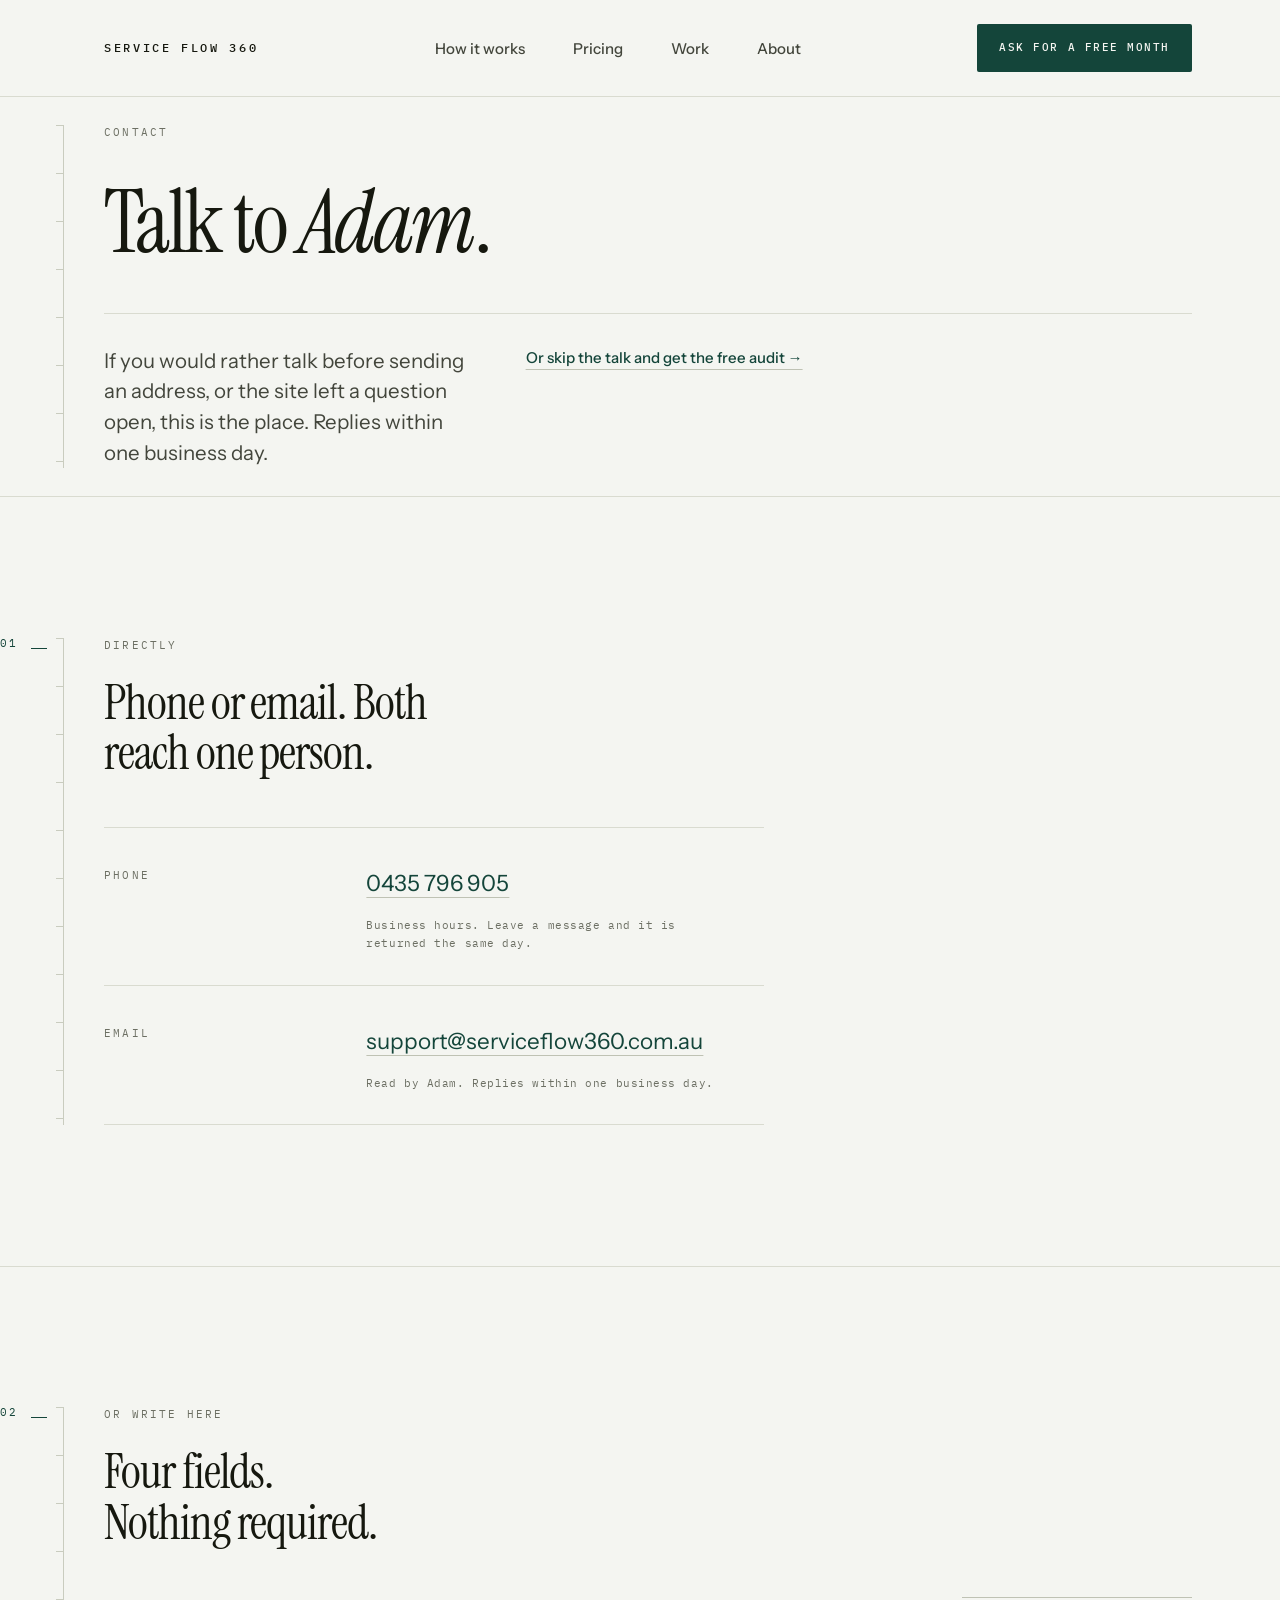
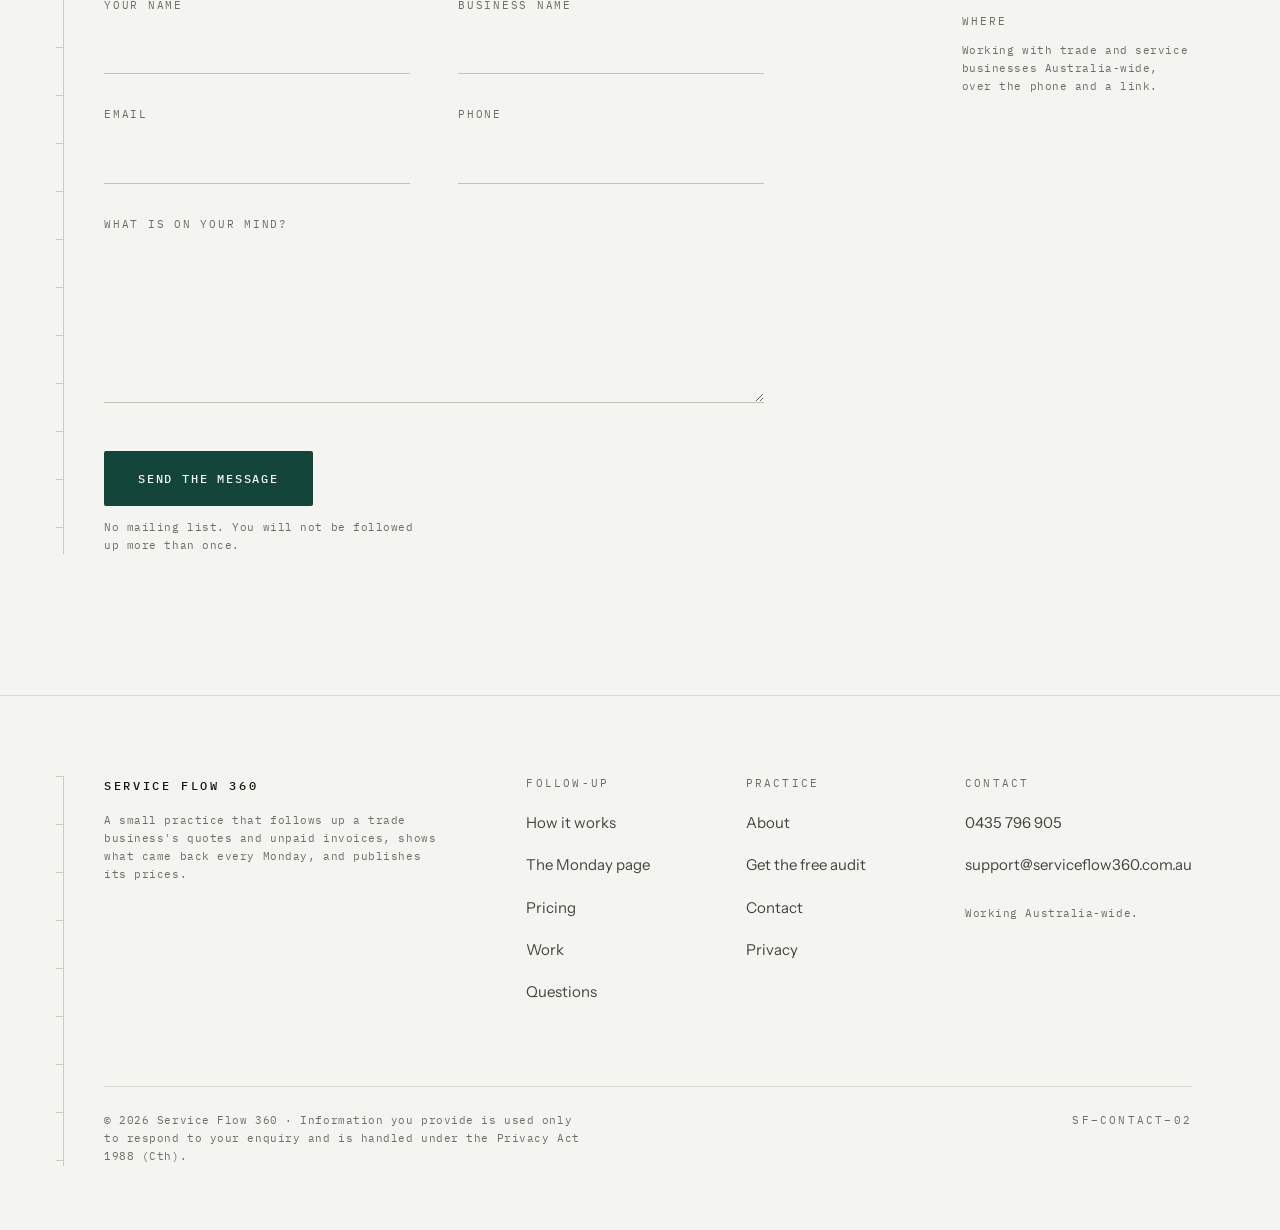
<file: contact/index.html>
<!DOCTYPE html><html lang="en-AU" data-astro-cid-hkbrpulz><head><meta charset="utf-8"><meta name="viewport" content="width=device-width, initial-scale=1"><title>Contact — Service Flow 360</title><meta name="description" content="Talk to Adam before sending an address, or ask what the site did not answer. Phone, email, or a short form. Working Australia-wide."><link rel="canonical" href="https://serviceflow360.com.au/contact/"><meta property="og:type" content="website"><meta property="og:title" content="Contact — Service Flow 360"><meta property="og:description" content="Talk to Adam before sending an address, or ask what the site did not answer. Phone, email, or a short form. Working Australia-wide."><meta property="og:url" content="https://serviceflow360.com.au/contact/"><meta property="og:locale" content="en_AU"><!-- The card is rendered from linkedin/share-card.html. Re-render it when
       the offer wording changes, or every shared link shows the old offer. --><meta property="og:image" content="https://serviceflow360.com.au/images/og-default.png"><meta property="og:image:width" content="1200"><meta property="og:image:height" content="630"><meta property="og:image:alt" content="Service Flow 360. Quotes followed up. Invoices chased."><meta name="twitter:card" content="summary_large_image"><meta name="twitter:image" content="https://serviceflow360.com.au/images/og-default.png"><meta name="theme-color" content="#F4F5F1" media="(prefers-color-scheme: light)"><meta name="theme-color" content="#14160F" media="(prefers-color-scheme: dark)"><link rel="icon" href="/favicon.svg" type="image/svg+xml"><!-- The H1 is the LCP element and it is set in the serif. Preload both faces. --><link rel="preload" href="/fonts/instrument-serif-400.woff2" as="font" type="font/woff2" crossorigin><link rel="preload" href="/fonts/instrument-serif-400-italic.woff2" as="font" type="font/woff2" crossorigin><script type="application/ld+json">{"@context":"https://schema.org","@type":"ProfessionalService","name":"Service Flow 360","description":"Quote and invoice follow-up for Australian trade and service businesses. Every quote followed up, every unpaid invoice reminded, one page every Monday, published prices, and your customer list stays yours.","url":"https://serviceflow360.com.au","areaServed":"Australia","address":{"@type":"PostalAddress","addressCountry":"AU"}}</script><link rel="stylesheet" href="/_astro/Section.BHcWdUez.css"><style>.grid[data-astro-cid-6ftvmqcp]{grid-template-columns:minmax(0, 1fr) var(--field);gap:var(--gap);align-items:var(--al);display:grid}.grid[data-astro-cid-6ftvmqcp].solo{grid-template-columns:minmax(0,1fr)}.main[data-astro-cid-6ftvmqcp],.field[data-astro-cid-6ftvmqcp]{min-width:0}@media (width<=860px){.grid[data-astro-cid-6ftvmqcp]{gap:var(--s9);grid-template-columns:1fr}.field[data-astro-cid-6ftvmqcp]{max-width:236px}}
.field[data-astro-cid-wul7fgjm]{gap:var(--s2);flex-direction:column;margin:0;display:flex}.field[data-astro-cid-wul7fgjm].wide{grid-column:1/-1}label[data-astro-cid-wul7fgjm]{font-family:var(--mono);font-size:var(--t-label);text-transform:uppercase;letter-spacing:.16em;color:var(--ink-3)}input[data-astro-cid-wul7fgjm],textarea[data-astro-cid-wul7fgjm]{border:0;border-bottom:1px solid var(--rule-2);padding:var(--s3) 0;font-family:var(--sans);color:var(--ink);width:100%;transition:border-color .16s var(--ease);background:0 0;border-radius:0;font-size:1.0625rem}textarea[data-astro-cid-wul7fgjm]{resize:vertical}input[data-astro-cid-wul7fgjm]:focus,textarea[data-astro-cid-wul7fgjm]:focus{border-bottom-color:var(--pine);padding-bottom:calc(var(--s3) - 1px);border-bottom-width:2px;outline:none}input[data-astro-cid-wul7fgjm]:focus-visible,textarea[data-astro-cid-wul7fgjm]:focus-visible{outline:3px solid var(--pine);outline-offset:4px}:is(input[data-astro-cid-wul7fgjm]:user-invalid,textarea[data-astro-cid-wul7fgjm]:user-invalid){border-bottom-color:var(--clay);padding-bottom:calc(var(--s3) - 1px);border-bottom-width:2px}.err[data-astro-cid-wul7fgjm]{font-family:var(--mono);font-size:var(--t-label);color:var(--clay);display:none}input[data-astro-cid-wul7fgjm]:user-invalid~.err[data-astro-cid-wul7fgjm]{display:block}.hint[data-astro-cid-wul7fgjm]{font-family:var(--mono);font-size:var(--t-label);color:var(--ink-3)}
.ways[data-astro-cid-6bfsojfh]{border-top:1px solid var(--rule);max-width:var(--w-text);margin:0;padding:0;list-style:none}.ways[data-astro-cid-6bfsojfh] li[data-astro-cid-6bfsojfh]{grid-template-columns:var(--field) minmax(0, 1fr);gap:var(--s2) var(--s6);padding:var(--s6) 0;border-bottom:1px solid var(--rule);display:grid}.ways[data-astro-cid-6bfsojfh] li[data-astro-cid-6bfsojfh] .label[data-astro-cid-6bfsojfh]{padding-top:var(--s2);grid-row:1/span 2}.ways[data-astro-cid-6bfsojfh] li[data-astro-cid-6bfsojfh] a[data-astro-cid-6bfsojfh]{min-height:var(--s7);font-size:var(--t-lead);align-items:center;display:inline-flex}.ways[data-astro-cid-6bfsojfh] li[data-astro-cid-6bfsojfh] .micro[data-astro-cid-6bfsojfh]{max-width:52ch}form[data-astro-cid-6bfsojfh]{gap:var(--s7);max-width:var(--w-text);flex-direction:column;display:flex}.fields[data-astro-cid-6bfsojfh]{gap:var(--s6) var(--s7);grid-template-columns:1fr 1fr;display:grid}.hp[data-astro-cid-6bfsojfh]{width:1px;height:1px;position:absolute;left:-9999px;overflow:hidden}.side[data-astro-cid-6bfsojfh]{gap:var(--s3);border-top:1px solid var(--rule-2);padding-top:var(--s4);flex-direction:column;display:flex}@media (width<=640px){.ways[data-astro-cid-6bfsojfh] li[data-astro-cid-6bfsojfh]{grid-template-columns:1fr}.ways[data-astro-cid-6bfsojfh] li[data-astro-cid-6bfsojfh] .label[data-astro-cid-6bfsojfh]{grid-row:auto;padding-top:0}.fields[data-astro-cid-6bfsojfh]{grid-template-columns:1fr}}
</style></head><body data-astro-cid-hkbrpulz><a class="skip-link" href="#main" data-astro-cid-hkbrpulz>Skip to content</a><header class="nav" data-astro-cid-wpvy4v7s><div class="wrap nav-in" data-astro-cid-wpvy4v7s><a class="brand" href="/" data-astro-cid-wpvy4v7s>Service&nbsp;Flow&nbsp;360</a><nav aria-label="Primary" data-astro-cid-wpvy4v7s><ul role="list" data-astro-cid-wpvy4v7s><li data-astro-cid-wpvy4v7s><a href="/#how" data-astro-cid-wpvy4v7s>How it works</a></li><li data-astro-cid-wpvy4v7s><a href="/pricing" data-astro-cid-wpvy4v7s>Pricing</a></li><li data-astro-cid-wpvy4v7s><a href="/work" data-astro-cid-wpvy4v7s>Work</a></li><li data-astro-cid-wpvy4v7s><a href="/#about" data-astro-cid-wpvy4v7s>About</a></li></ul></nav><a class="cta" href="/#start" data-astro-cid-wpvy4v7s>Ask for a free month</a></div></header><main id="main" class="main" data-astro-cid-hkbrpulz><div class="hero compact" data-astro-cid-ge2uvauf><div class="wrap" data-astro-cid-ge2uvauf><div class="rule" aria-hidden="true" data-astro-cid-cn7sczra></div><p class="label" data-astro-cid-ge2uvauf>Contact</p><h1 data-astro-cid-ge2uvauf>Talk to <em data-astro-cid-6bfsojfh>Adam</em>.</h1><div class="under solo" data-astro-cid-ge2uvauf><div class="act" data-astro-cid-ge2uvauf><p class="deck" data-astro-cid-ge2uvauf>If you would rather talk before sending an address, or the site left a question open, this is the place. Replies within one business day.</p><div class="act" data-astro-cid-amjew3wo><a class="alt" href="/get-audit" data-astro-cid-amjew3wo>Or skip the talk and get the free audit &rarr;</a></div></div></div></div></div><section class="sec div" data-astro-cid-w6ymvdtg><div class="wrap" data-astro-cid-w6ymvdtg><div class="rule" aria-hidden="true" data-astro-cid-cn7sczra></div><div class="mark" aria-hidden="true" data-astro-cid-w6ymvdtg><i data-astro-cid-w6ymvdtg></i><span data-astro-cid-w6ymvdtg>01</span></div><div class="inner" data-astro-cid-w6ymvdtg><header class="head" data-astro-cid-w6ymvdtg><p class="label" data-astro-cid-w6ymvdtg>Directly</p><h2 data-astro-cid-w6ymvdtg>Phone or email. Both reach one person.</h2></header><ul class="ways" role="list" data-astro-cid-6bfsojfh><li data-astro-cid-6bfsojfh><span class="label" data-astro-cid-6bfsojfh>Phone</span><a href="tel:+61435796905" data-astro-cid-6bfsojfh>0435 796 905</a><span class="micro" data-astro-cid-6bfsojfh>Business hours. Leave a message and it is returned the same day.</span></li><li data-astro-cid-6bfsojfh><span class="label" data-astro-cid-6bfsojfh>Email</span><a href="mailto:support@serviceflow360.com.au" data-astro-cid-6bfsojfh>support@serviceflow360.com.au</a><span class="micro" data-astro-cid-6bfsojfh>Read by Adam. Replies within one business day.</span></li></ul></div></div></section><section class="sec div" data-astro-cid-w6ymvdtg><div class="wrap" data-astro-cid-w6ymvdtg><div class="rule" aria-hidden="true" data-astro-cid-cn7sczra></div><div class="mark" aria-hidden="true" data-astro-cid-w6ymvdtg><i data-astro-cid-w6ymvdtg></i><span data-astro-cid-w6ymvdtg>02</span></div><div class="inner" data-astro-cid-w6ymvdtg><header class="head" data-astro-cid-w6ymvdtg><p class="label" data-astro-cid-w6ymvdtg>Or write here</p><h2 data-astro-cid-w6ymvdtg>Four fields. Nothing required.</h2></header><div class="grid" style="--al:start" data-astro-cid-6ftvmqcp><div class="main" data-astro-cid-6ftvmqcp><form method="POST" action="https://formsubmit.co/support@serviceflow360.com.au" novalidate data-astro-cid-6bfsojfh><input type="hidden" name="_subject" value="Contact form" data-astro-cid-6bfsojfh><input type="hidden" name="_captcha" value="false" data-astro-cid-6bfsojfh><input type="hidden" name="_template" value="table" data-astro-cid-6bfsojfh><input type="hidden" name="_next" value="https://serviceflow360.com.au/thanks" data-astro-cid-6bfsojfh><input type="hidden" name="source" id="source" value="direct" data-astro-cid-6bfsojfh><div class="fields" data-astro-cid-6bfsojfh><p class="field" data-astro-cid-wul7fgjm><label for="name" data-astro-cid-wul7fgjm>Your name</label><input type="text" id="name" name="name" autocomplete="name" data-astro-cid-wul7fgjm></p><p class="field" data-astro-cid-wul7fgjm><label for="business" data-astro-cid-wul7fgjm>Business name</label><input type="text" id="business" name="business" autocomplete="organization" data-astro-cid-wul7fgjm></p><p class="field" data-astro-cid-wul7fgjm><label for="email" data-astro-cid-wul7fgjm>Email</label><input type="email" id="email" name="email" autocomplete="email" aria-describedby="email-err" data-astro-cid-wul7fgjm><span class="err" id="email-err" data-astro-cid-wul7fgjm>That does not look like an email address.</span></p><p class="field" data-astro-cid-wul7fgjm><label for="phone" data-astro-cid-wul7fgjm>Phone</label><input type="tel" id="phone" name="phone" autocomplete="tel" data-astro-cid-wul7fgjm></p><p class="field wide" data-astro-cid-wul7fgjm><label for="message" data-astro-cid-wul7fgjm>What is on your mind?</label><textarea id="message" name="message" rows="5" data-astro-cid-wul7fgjm></textarea></p></div><p class="hp" aria-hidden="true" data-astro-cid-6bfsojfh><label for="company_website" data-astro-cid-6bfsojfh>Leave this field empty</label><input type="text" name="_honey" id="company_website" tabindex="-1" autocomplete="off" data-astro-cid-6bfsojfh></p><div class="act" data-astro-cid-amjew3wo><button type="submit" class="btn" data-astro-cid-amjew3wo>Send the message</button><p class="micro" data-astro-cid-amjew3wo>No mailing list. You will not be followed up more than once.</p></div></form></div><div class="field" data-astro-cid-6ftvmqcp><div class="side" data-astro-cid-6bfsojfh><p class="label" data-astro-cid-6bfsojfh>Where</p><p class="micro" data-astro-cid-6bfsojfh>Working with trade and service businesses Australia-wide, over the phone and a link.</p></div></div></div></div></div></section></main><footer class="ft" data-astro-cid-jo6i4kqk><div class="wrap" data-astro-cid-jo6i4kqk><div class="rule" aria-hidden="true" data-astro-cid-cn7sczra></div><div class="grid" data-astro-cid-jo6i4kqk><div class="about" data-astro-cid-jo6i4kqk><p class="brand" data-astro-cid-jo6i4kqk>Service Flow 360</p><p class="micro" data-astro-cid-jo6i4kqk>A small practice that follows up a trade business's quotes and unpaid invoices, shows what came back every Monday, and publishes its prices.</p></div><nav class="grps" aria-label="Footer" data-astro-cid-jo6i4kqk><div class="grp" data-astro-cid-jo6i4kqk><h2 class="label" data-astro-cid-jo6i4kqk>Follow-up</h2><ul role="list" data-astro-cid-jo6i4kqk><li data-astro-cid-jo6i4kqk><a href="/#how" data-astro-cid-jo6i4kqk>How it works</a></li><li data-astro-cid-jo6i4kqk><a href="/#monday" data-astro-cid-jo6i4kqk>The Monday page</a></li><li data-astro-cid-jo6i4kqk><a href="/pricing" data-astro-cid-jo6i4kqk>Pricing</a></li><li data-astro-cid-jo6i4kqk><a href="/work" data-astro-cid-jo6i4kqk>Work</a></li><li data-astro-cid-jo6i4kqk><a href="/#faq" data-astro-cid-jo6i4kqk>Questions</a></li></ul></div><div class="grp" data-astro-cid-jo6i4kqk><h2 class="label" data-astro-cid-jo6i4kqk>Practice</h2><ul role="list" data-astro-cid-jo6i4kqk><li data-astro-cid-jo6i4kqk><a href="/#about" data-astro-cid-jo6i4kqk>About</a></li><li data-astro-cid-jo6i4kqk><a href="/get-audit" data-astro-cid-jo6i4kqk>Get the free audit</a></li><li data-astro-cid-jo6i4kqk><a href="/contact" data-astro-cid-jo6i4kqk>Contact</a></li><li data-astro-cid-jo6i4kqk><a href="/privacy" data-astro-cid-jo6i4kqk>Privacy</a></li></ul></div><div class="grp" data-astro-cid-jo6i4kqk><h2 class="label" data-astro-cid-jo6i4kqk>Contact</h2><ul role="list" data-astro-cid-jo6i4kqk><li data-astro-cid-jo6i4kqk><a href="tel:+61435796905" data-astro-cid-jo6i4kqk>0435 796 905</a></li><li data-astro-cid-jo6i4kqk><a href="mailto:support@serviceflow360.com.au" data-astro-cid-jo6i4kqk>support@serviceflow360.com.au</a></li></ul><p class="micro loc" data-astro-cid-jo6i4kqk>Working Australia-wide.</p></div></nav></div><div class="base" data-astro-cid-jo6i4kqk><p class="micro" data-astro-cid-jo6i4kqk>© 2026 Service Flow 360 · Information you provide is used only to respond to your enquiry and is handled under the Privacy Act 1988 (Cth).</p><p class="label doc" data-astro-cid-jo6i4kqk>SF–CONTACT–02</p></div></div></footer></body></html><script type="module">var e=new URLSearchParams(location.search),t=e.get(`utm_source`)||e.get(`src`)||e.get(`utm_campaign`)||(document.referrer?new URL(document.referrer).hostname:``)||`direct`,n=document.getElementById(`source`);n&&(n.value=t.slice(0,80));</script>
</file>
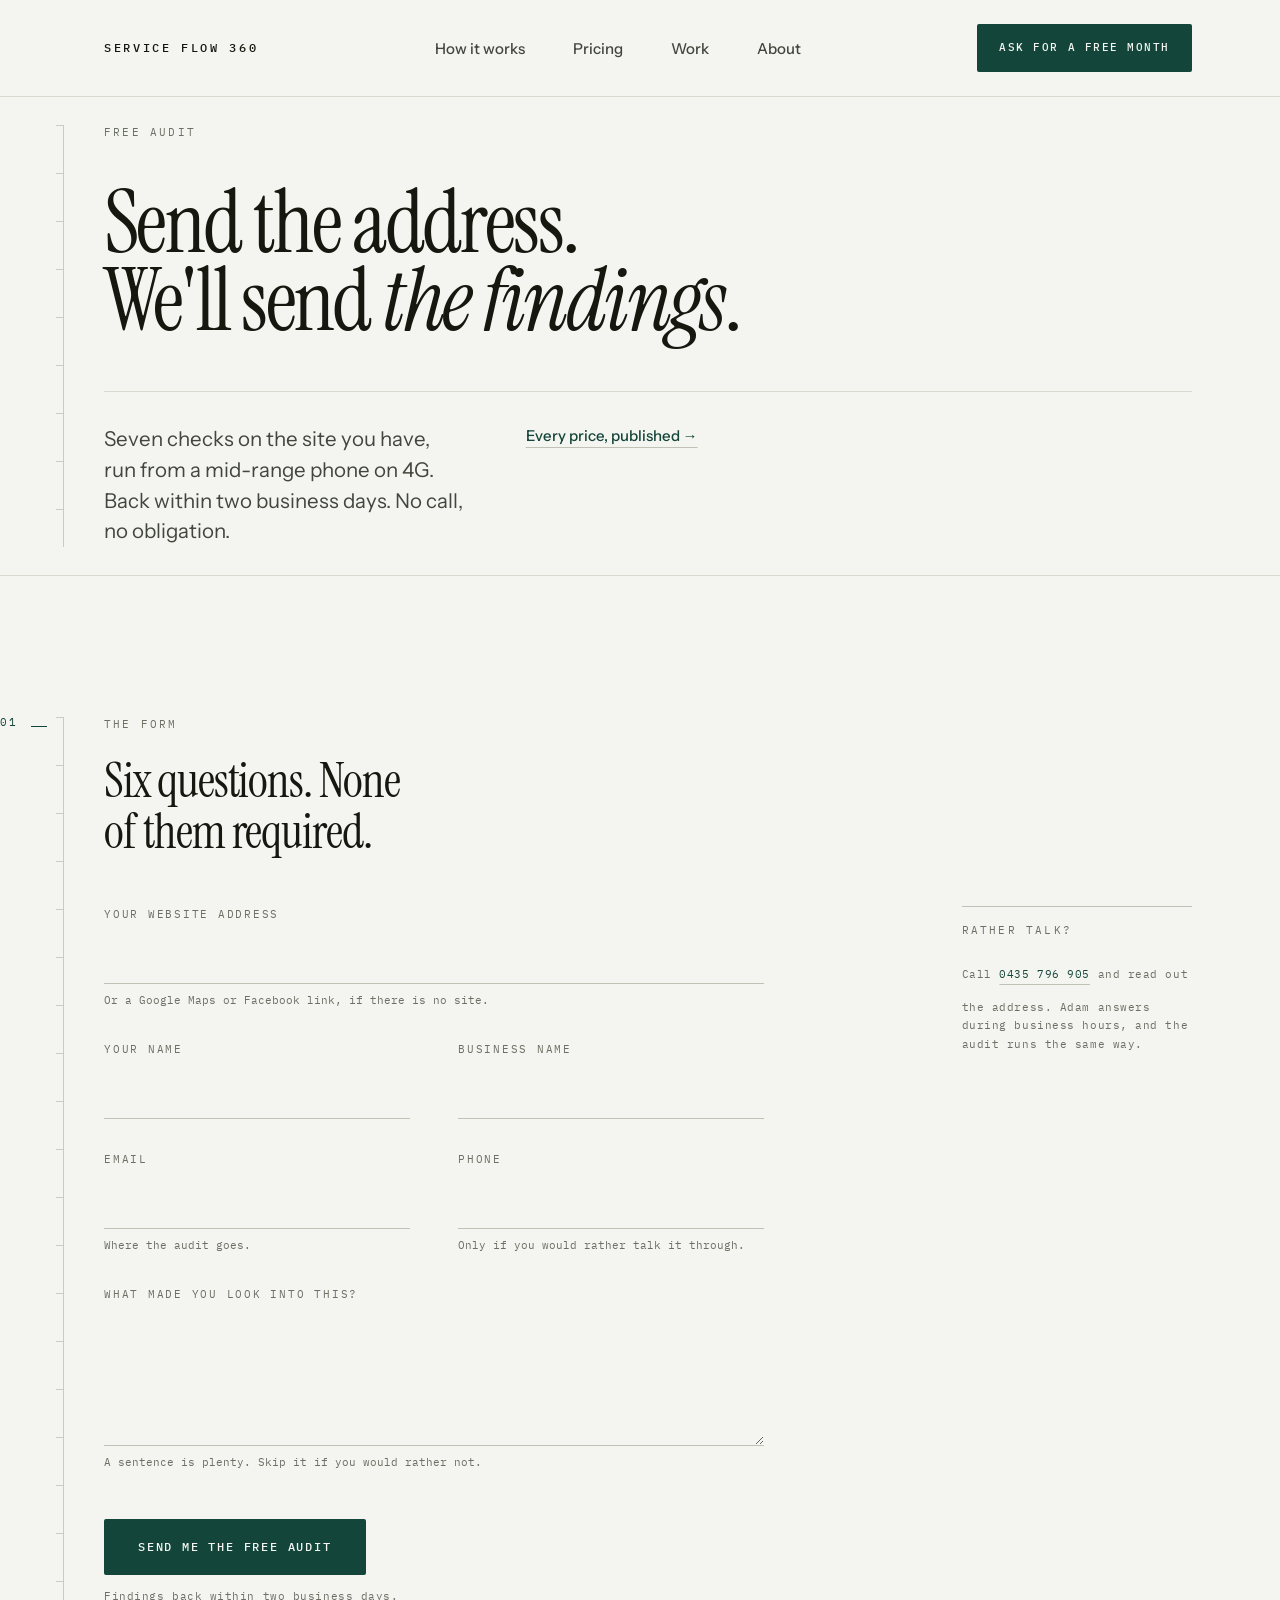
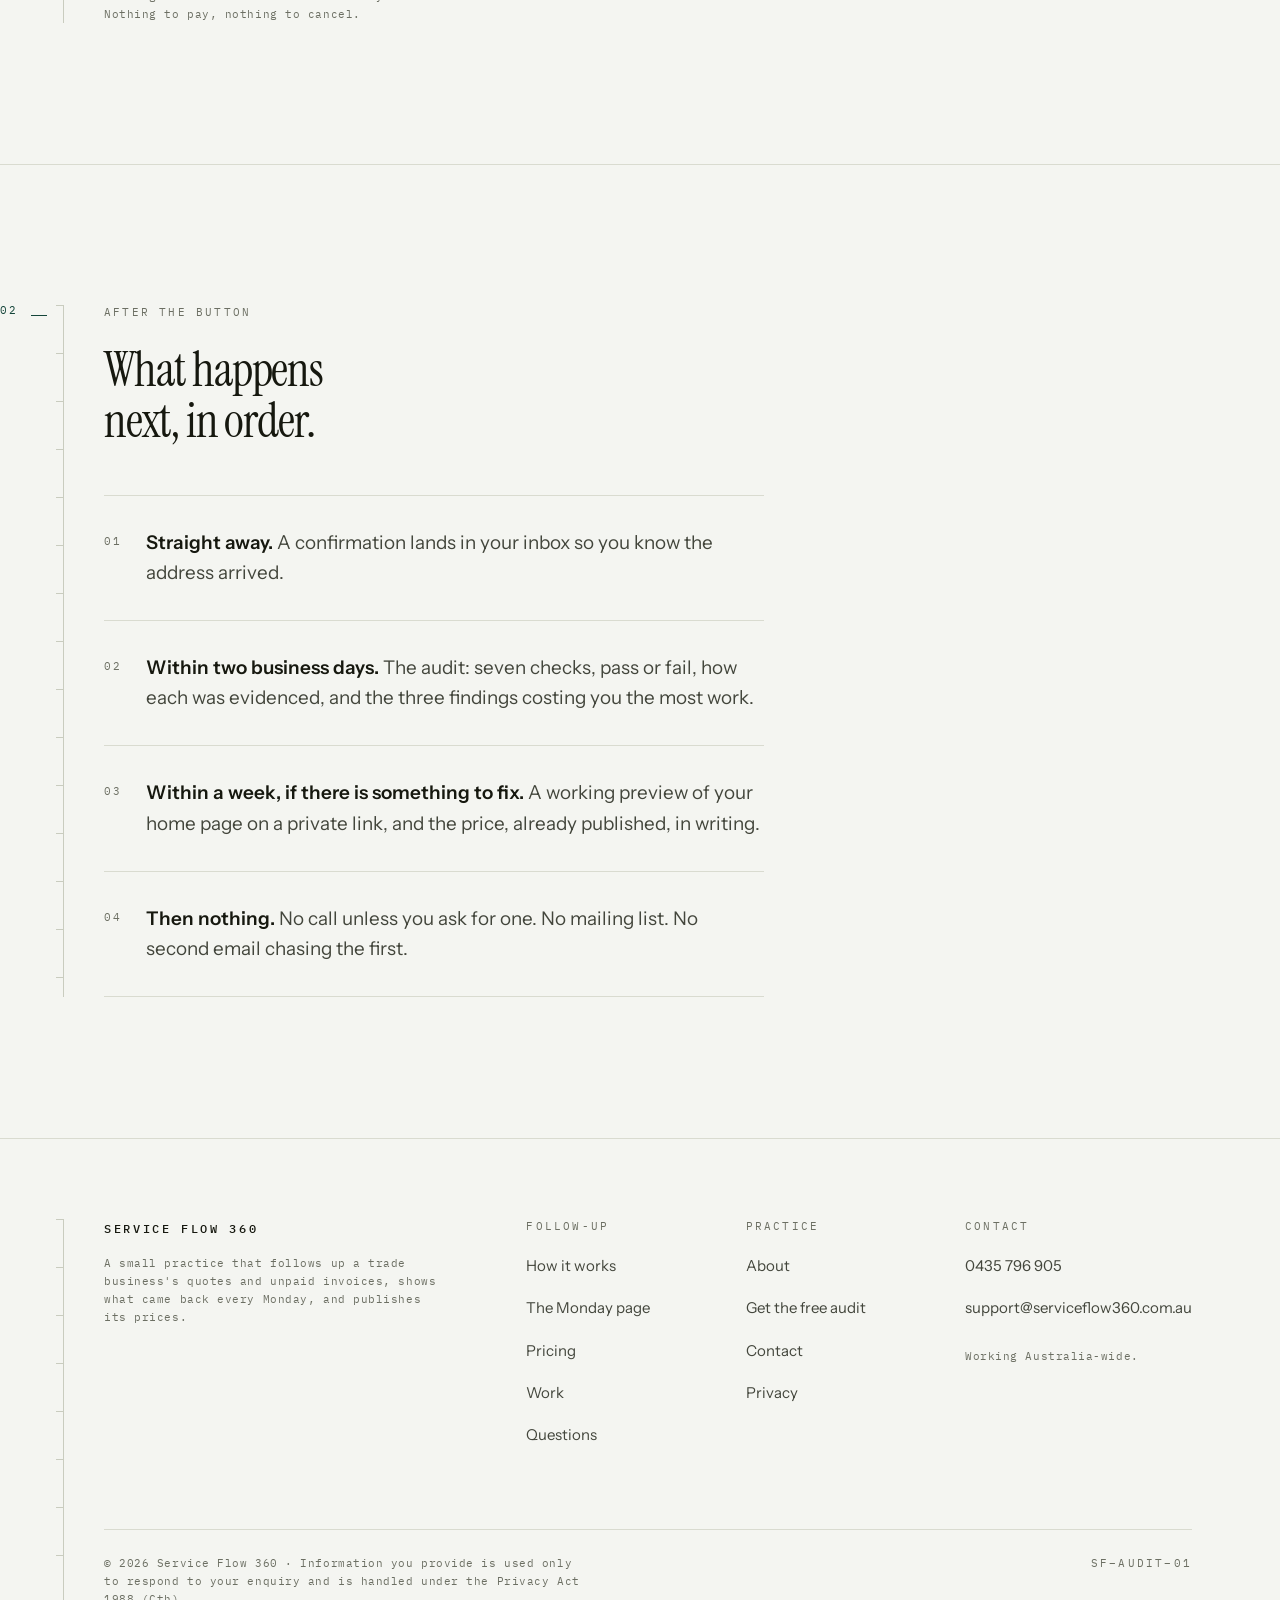
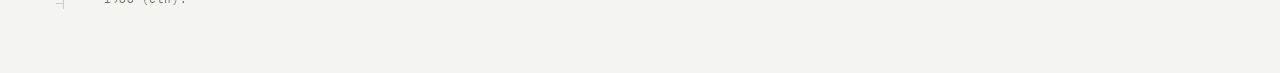
<file: get-audit/index.html>
<!DOCTYPE html><html lang="en-AU" data-astro-cid-hkbrpulz><head><meta charset="utf-8"><meta name="viewport" content="width=device-width, initial-scale=1"><title>Get the free audit — Service Flow 360</title><meta name="description" content="Send your website address. Seven checks on the site you have, graded by evidence, back within two business days. No call, no obligation."><link rel="canonical" href="https://serviceflow360.com.au/get-audit/"><meta property="og:type" content="website"><meta property="og:title" content="Get the free audit — Service Flow 360"><meta property="og:description" content="Send your website address. Seven checks on the site you have, graded by evidence, back within two business days. No call, no obligation."><meta property="og:url" content="https://serviceflow360.com.au/get-audit/"><meta property="og:locale" content="en_AU"><!-- The card is rendered from linkedin/share-card.html. Re-render it when
       the offer wording changes, or every shared link shows the old offer. --><meta property="og:image" content="https://serviceflow360.com.au/images/og-default.png"><meta property="og:image:width" content="1200"><meta property="og:image:height" content="630"><meta property="og:image:alt" content="Service Flow 360. Quotes followed up. Invoices chased."><meta name="twitter:card" content="summary_large_image"><meta name="twitter:image" content="https://serviceflow360.com.au/images/og-default.png"><meta name="theme-color" content="#F4F5F1" media="(prefers-color-scheme: light)"><meta name="theme-color" content="#14160F" media="(prefers-color-scheme: dark)"><link rel="icon" href="/favicon.svg" type="image/svg+xml"><!-- The H1 is the LCP element and it is set in the serif. Preload both faces. --><link rel="preload" href="/fonts/instrument-serif-400.woff2" as="font" type="font/woff2" crossorigin><link rel="preload" href="/fonts/instrument-serif-400-italic.woff2" as="font" type="font/woff2" crossorigin><script type="application/ld+json">{"@context":"https://schema.org","@type":"ProfessionalService","name":"Service Flow 360","description":"Quote and invoice follow-up for Australian trade and service businesses. Every quote followed up, every unpaid invoice reminded, one page every Monday, published prices, and your customer list stays yours.","url":"https://serviceflow360.com.au","areaServed":"Australia","address":{"@type":"PostalAddress","addressCountry":"AU"}}</script><link rel="stylesheet" href="/_astro/Section.BHcWdUez.css"><style>.grid[data-astro-cid-6ftvmqcp]{grid-template-columns:minmax(0, 1fr) var(--field);gap:var(--gap);align-items:var(--al);display:grid}.grid[data-astro-cid-6ftvmqcp].solo{grid-template-columns:minmax(0,1fr)}.main[data-astro-cid-6ftvmqcp],.field[data-astro-cid-6ftvmqcp]{min-width:0}@media (width<=860px){.grid[data-astro-cid-6ftvmqcp]{gap:var(--s9);grid-template-columns:1fr}.field[data-astro-cid-6ftvmqcp]{max-width:236px}}
.field[data-astro-cid-wul7fgjm]{gap:var(--s2);flex-direction:column;margin:0;display:flex}.field[data-astro-cid-wul7fgjm].wide{grid-column:1/-1}label[data-astro-cid-wul7fgjm]{font-family:var(--mono);font-size:var(--t-label);text-transform:uppercase;letter-spacing:.16em;color:var(--ink-3)}input[data-astro-cid-wul7fgjm],textarea[data-astro-cid-wul7fgjm]{border:0;border-bottom:1px solid var(--rule-2);padding:var(--s3) 0;font-family:var(--sans);color:var(--ink);width:100%;transition:border-color .16s var(--ease);background:0 0;border-radius:0;font-size:1.0625rem}textarea[data-astro-cid-wul7fgjm]{resize:vertical}input[data-astro-cid-wul7fgjm]:focus,textarea[data-astro-cid-wul7fgjm]:focus{border-bottom-color:var(--pine);padding-bottom:calc(var(--s3) - 1px);border-bottom-width:2px;outline:none}input[data-astro-cid-wul7fgjm]:focus-visible,textarea[data-astro-cid-wul7fgjm]:focus-visible{outline:3px solid var(--pine);outline-offset:4px}:is(input[data-astro-cid-wul7fgjm]:user-invalid,textarea[data-astro-cid-wul7fgjm]:user-invalid){border-bottom-color:var(--clay);padding-bottom:calc(var(--s3) - 1px);border-bottom-width:2px}.err[data-astro-cid-wul7fgjm]{font-family:var(--mono);font-size:var(--t-label);color:var(--clay);display:none}input[data-astro-cid-wul7fgjm]:user-invalid~.err[data-astro-cid-wul7fgjm]{display:block}.hint[data-astro-cid-wul7fgjm]{font-family:var(--mono);font-size:var(--t-label);color:var(--ink-3)}
form[data-astro-cid-3w57lxve]{gap:var(--s7);max-width:var(--w-text);flex-direction:column;display:flex}.fields[data-astro-cid-3w57lxve]{gap:var(--s6) var(--s7);grid-template-columns:1fr 1fr;display:grid}.hp[data-astro-cid-3w57lxve]{width:1px;height:1px;position:absolute;left:-9999px;overflow:hidden}.side[data-astro-cid-3w57lxve]{gap:var(--s3);border-top:1px solid var(--rule-2);padding-top:var(--s4);flex-direction:column;display:flex}.side[data-astro-cid-3w57lxve] a[data-astro-cid-3w57lxve]{min-height:var(--s7);align-items:center;display:inline-flex}.steps[data-astro-cid-3w57lxve]{border-top:1px solid var(--rule);max-width:var(--w-text);margin:0;padding:0;list-style:none}.steps[data-astro-cid-3w57lxve] li[data-astro-cid-3w57lxve]{gap:var(--s5);padding:var(--s6) 0;border-bottom:1px solid var(--rule);color:var(--ink-2);display:flex}.n[data-astro-cid-3w57lxve]{font-size:var(--t-label);color:var(--ink-3);letter-spacing:.16em;flex:none;padding-top:5px}strong[data-astro-cid-3w57lxve]{color:var(--ink);font-weight:600}@media (width<=640px){.fields[data-astro-cid-3w57lxve]{grid-template-columns:1fr}}
</style></head><body data-astro-cid-hkbrpulz><a class="skip-link" href="#main" data-astro-cid-hkbrpulz>Skip to content</a><header class="nav" data-astro-cid-wpvy4v7s><div class="wrap nav-in" data-astro-cid-wpvy4v7s><a class="brand" href="/" data-astro-cid-wpvy4v7s>Service&nbsp;Flow&nbsp;360</a><nav aria-label="Primary" data-astro-cid-wpvy4v7s><ul role="list" data-astro-cid-wpvy4v7s><li data-astro-cid-wpvy4v7s><a href="/#how" data-astro-cid-wpvy4v7s>How it works</a></li><li data-astro-cid-wpvy4v7s><a href="/pricing" data-astro-cid-wpvy4v7s>Pricing</a></li><li data-astro-cid-wpvy4v7s><a href="/work" data-astro-cid-wpvy4v7s>Work</a></li><li data-astro-cid-wpvy4v7s><a href="/#about" data-astro-cid-wpvy4v7s>About</a></li></ul></nav><a class="cta" href="/#start" data-astro-cid-wpvy4v7s>Ask for a free month</a></div></header><main id="main" class="main" data-astro-cid-hkbrpulz><div class="hero compact" data-astro-cid-ge2uvauf><div class="wrap" data-astro-cid-ge2uvauf><div class="rule" aria-hidden="true" data-astro-cid-cn7sczra></div><p class="label" data-astro-cid-ge2uvauf>Free audit</p><h1 data-astro-cid-ge2uvauf>Send the address. <br data-astro-cid-3w57lxve>We'll send <em data-astro-cid-3w57lxve>the findings</em>.</h1><div class="under solo" data-astro-cid-ge2uvauf><div class="act" data-astro-cid-ge2uvauf><p class="deck" data-astro-cid-ge2uvauf>Seven checks on the site you have, run from a mid-range phone on 4G. Back within two business days. No call, no obligation.</p><div class="act" data-astro-cid-amjew3wo><a class="alt" href="/pricing" data-astro-cid-amjew3wo>Every price, published &rarr;</a></div></div></div></div></div><section class="sec div" id="form" data-astro-cid-w6ymvdtg><div class="wrap" data-astro-cid-w6ymvdtg><div class="rule" aria-hidden="true" data-astro-cid-cn7sczra></div><div class="mark" aria-hidden="true" data-astro-cid-w6ymvdtg><i data-astro-cid-w6ymvdtg></i><span data-astro-cid-w6ymvdtg>01</span></div><div class="inner" data-astro-cid-w6ymvdtg><header class="head" data-astro-cid-w6ymvdtg><p class="label" data-astro-cid-w6ymvdtg>The form</p><h2 data-astro-cid-w6ymvdtg>Six questions. None of them required.</h2></header><div class="grid" style="--al:start" data-astro-cid-6ftvmqcp><div class="main" data-astro-cid-6ftvmqcp><form method="POST" action="https://formsubmit.co/support@serviceflow360.com.au" novalidate data-astro-cid-3w57lxve><input type="hidden" name="_subject" value="Free audit request" data-astro-cid-3w57lxve><input type="hidden" name="_captcha" value="false" data-astro-cid-3w57lxve><input type="hidden" name="_template" value="table" data-astro-cid-3w57lxve><input type="hidden" name="_next" value="https://serviceflow360.com.au/thanks" data-astro-cid-3w57lxve><input type="hidden" name="_autoresponse" value="Thanks. Your website address has reached Adam at Service Flow 360. The seven-check audit comes back within two business days, with what passed, what failed and how each was checked. There is nothing to do until then. If it is urgent, call 0435 796 905." data-astro-cid-3w57lxve><input type="hidden" name="source" id="source" value="direct" data-astro-cid-3w57lxve><div class="fields" data-astro-cid-3w57lxve><p class="field wide" data-astro-cid-wul7fgjm><label for="website" data-astro-cid-wul7fgjm>Your website address</label><input type="text" id="website" name="website" autocomplete="url" aria-describedby="website-hint" data-astro-cid-wul7fgjm><span class="hint" id="website-hint" data-astro-cid-wul7fgjm>Or a Google Maps or Facebook link, if there is no site.</span></p><p class="field" data-astro-cid-wul7fgjm><label for="name" data-astro-cid-wul7fgjm>Your name</label><input type="text" id="name" name="name" autocomplete="name" data-astro-cid-wul7fgjm></p><p class="field" data-astro-cid-wul7fgjm><label for="business" data-astro-cid-wul7fgjm>Business name</label><input type="text" id="business" name="business" autocomplete="organization" data-astro-cid-wul7fgjm></p><p class="field" data-astro-cid-wul7fgjm><label for="email" data-astro-cid-wul7fgjm>Email</label><input type="email" id="email" name="email" autocomplete="email" aria-describedby="email-hint email-err" data-astro-cid-wul7fgjm><span class="hint" id="email-hint" data-astro-cid-wul7fgjm>Where the audit goes.</span><span class="err" id="email-err" data-astro-cid-wul7fgjm>That does not look like an email address.</span></p><p class="field" data-astro-cid-wul7fgjm><label for="phone" data-astro-cid-wul7fgjm>Phone</label><input type="tel" id="phone" name="phone" autocomplete="tel" aria-describedby="phone-hint" data-astro-cid-wul7fgjm><span class="hint" id="phone-hint" data-astro-cid-wul7fgjm>Only if you would rather talk it through.</span></p><p class="field wide" data-astro-cid-wul7fgjm><label for="prompt" data-astro-cid-wul7fgjm>What made you look into this?</label><textarea id="prompt" name="prompt" rows="4" aria-describedby="prompt-hint" data-astro-cid-wul7fgjm></textarea><span class="hint" id="prompt-hint" data-astro-cid-wul7fgjm>A sentence is plenty. Skip it if you would rather not.</span></p></div><p class="hp" aria-hidden="true" data-astro-cid-3w57lxve><label for="company_website" data-astro-cid-3w57lxve>Leave this field empty</label><input type="text" name="_honey" id="company_website" tabindex="-1" autocomplete="off" data-astro-cid-3w57lxve></p><div class="act" data-astro-cid-amjew3wo><button type="submit" class="btn" data-astro-cid-amjew3wo>Send me the free audit</button><p class="micro" data-astro-cid-amjew3wo>Findings back within two business days. Nothing to pay, nothing to cancel.</p></div></form></div><div class="field" data-astro-cid-6ftvmqcp><div class="side" data-astro-cid-3w57lxve><p class="label" data-astro-cid-3w57lxve>Rather talk?</p><p class="micro" data-astro-cid-3w57lxve>Call <a href="tel:+61435796905" data-astro-cid-3w57lxve>0435 796 905</a> and read out the address. Adam answers during business hours, and the audit runs the same way.</p></div></div></div></div></div></section><section class="sec div" data-astro-cid-w6ymvdtg><div class="wrap" data-astro-cid-w6ymvdtg><div class="rule" aria-hidden="true" data-astro-cid-cn7sczra></div><div class="mark" aria-hidden="true" data-astro-cid-w6ymvdtg><i data-astro-cid-w6ymvdtg></i><span data-astro-cid-w6ymvdtg>02</span></div><div class="inner" data-astro-cid-w6ymvdtg><header class="head" data-astro-cid-w6ymvdtg><p class="label" data-astro-cid-w6ymvdtg>After the button</p><h2 data-astro-cid-w6ymvdtg>What happens next, in order.</h2></header><ol class="steps" role="list" data-astro-cid-3w57lxve><li data-astro-cid-3w57lxve><span class="n num" data-astro-cid-3w57lxve>01</span><span data-astro-cid-3w57lxve><strong data-astro-cid-3w57lxve>Straight away.</strong> A confirmation lands in your inbox so you know the address arrived.</span></li><li data-astro-cid-3w57lxve><span class="n num" data-astro-cid-3w57lxve>02</span><span data-astro-cid-3w57lxve><strong data-astro-cid-3w57lxve>Within two business days.</strong> The audit: seven checks, pass or fail, how each was evidenced, and the three findings costing you the most work.</span></li><li data-astro-cid-3w57lxve><span class="n num" data-astro-cid-3w57lxve>03</span><span data-astro-cid-3w57lxve><strong data-astro-cid-3w57lxve>Within a week, if there is something to fix.</strong> A working preview of your home page on a private link, and the price, already published, in writing.</span></li><li data-astro-cid-3w57lxve><span class="n num" data-astro-cid-3w57lxve>04</span><span data-astro-cid-3w57lxve><strong data-astro-cid-3w57lxve>Then nothing.</strong> No call unless you ask for one. No mailing list. No second email chasing the first.</span></li></ol></div></div></section></main><footer class="ft" data-astro-cid-jo6i4kqk><div class="wrap" data-astro-cid-jo6i4kqk><div class="rule" aria-hidden="true" data-astro-cid-cn7sczra></div><div class="grid" data-astro-cid-jo6i4kqk><div class="about" data-astro-cid-jo6i4kqk><p class="brand" data-astro-cid-jo6i4kqk>Service Flow 360</p><p class="micro" data-astro-cid-jo6i4kqk>A small practice that follows up a trade business's quotes and unpaid invoices, shows what came back every Monday, and publishes its prices.</p></div><nav class="grps" aria-label="Footer" data-astro-cid-jo6i4kqk><div class="grp" data-astro-cid-jo6i4kqk><h2 class="label" data-astro-cid-jo6i4kqk>Follow-up</h2><ul role="list" data-astro-cid-jo6i4kqk><li data-astro-cid-jo6i4kqk><a href="/#how" data-astro-cid-jo6i4kqk>How it works</a></li><li data-astro-cid-jo6i4kqk><a href="/#monday" data-astro-cid-jo6i4kqk>The Monday page</a></li><li data-astro-cid-jo6i4kqk><a href="/pricing" data-astro-cid-jo6i4kqk>Pricing</a></li><li data-astro-cid-jo6i4kqk><a href="/work" data-astro-cid-jo6i4kqk>Work</a></li><li data-astro-cid-jo6i4kqk><a href="/#faq" data-astro-cid-jo6i4kqk>Questions</a></li></ul></div><div class="grp" data-astro-cid-jo6i4kqk><h2 class="label" data-astro-cid-jo6i4kqk>Practice</h2><ul role="list" data-astro-cid-jo6i4kqk><li data-astro-cid-jo6i4kqk><a href="/#about" data-astro-cid-jo6i4kqk>About</a></li><li data-astro-cid-jo6i4kqk><a href="/get-audit" data-astro-cid-jo6i4kqk>Get the free audit</a></li><li data-astro-cid-jo6i4kqk><a href="/contact" data-astro-cid-jo6i4kqk>Contact</a></li><li data-astro-cid-jo6i4kqk><a href="/privacy" data-astro-cid-jo6i4kqk>Privacy</a></li></ul></div><div class="grp" data-astro-cid-jo6i4kqk><h2 class="label" data-astro-cid-jo6i4kqk>Contact</h2><ul role="list" data-astro-cid-jo6i4kqk><li data-astro-cid-jo6i4kqk><a href="tel:+61435796905" data-astro-cid-jo6i4kqk>0435 796 905</a></li><li data-astro-cid-jo6i4kqk><a href="mailto:support@serviceflow360.com.au" data-astro-cid-jo6i4kqk>support@serviceflow360.com.au</a></li></ul><p class="micro loc" data-astro-cid-jo6i4kqk>Working Australia-wide.</p></div></nav></div><div class="base" data-astro-cid-jo6i4kqk><p class="micro" data-astro-cid-jo6i4kqk>© 2026 Service Flow 360 · Information you provide is used only to respond to your enquiry and is handled under the Privacy Act 1988 (Cth).</p><p class="label doc" data-astro-cid-jo6i4kqk>SF–AUDIT–01</p></div></div></footer></body></html><script type="module">var e=new URLSearchParams(location.search),t=e.get(`utm_source`)||e.get(`src`)||e.get(`utm_campaign`)||(document.referrer?new URL(document.referrer).hostname:``)||`direct`,n=document.getElementById(`source`);n&&(n.value=t.slice(0,80));</script>
</file>
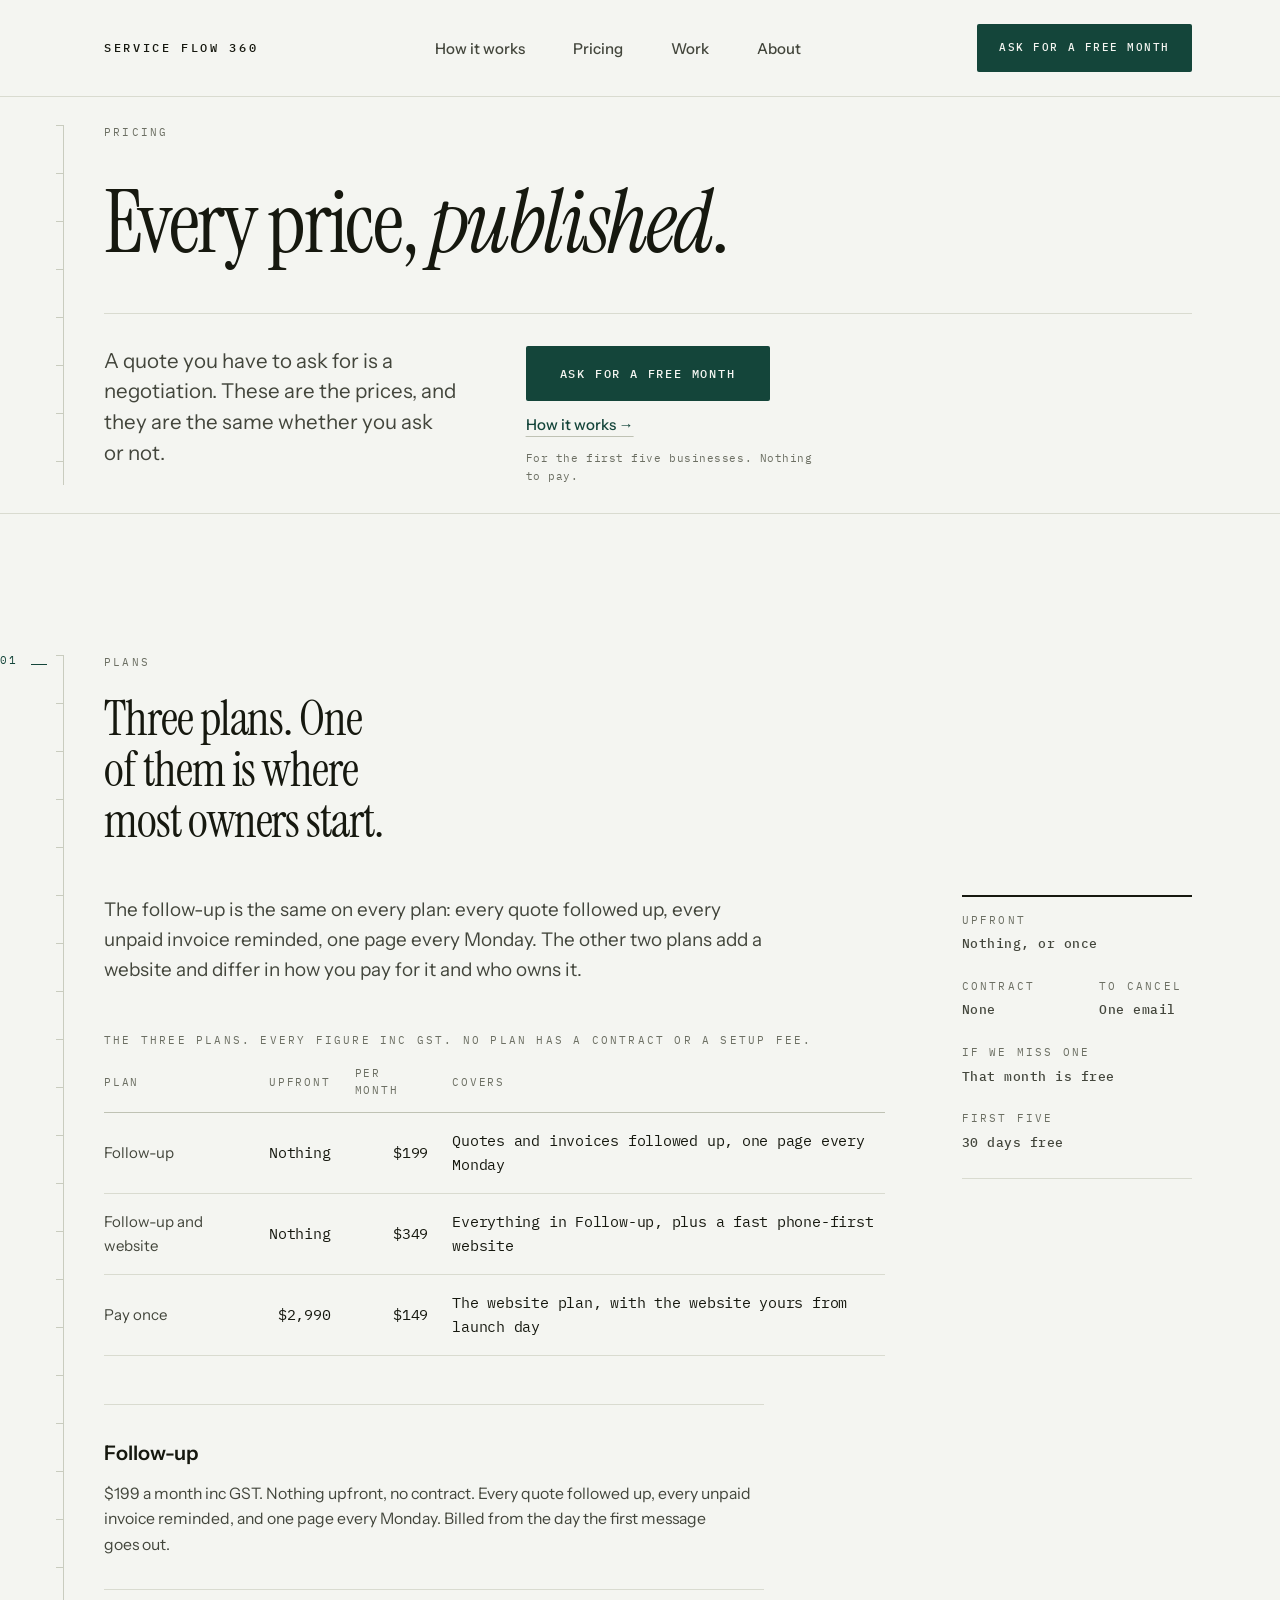
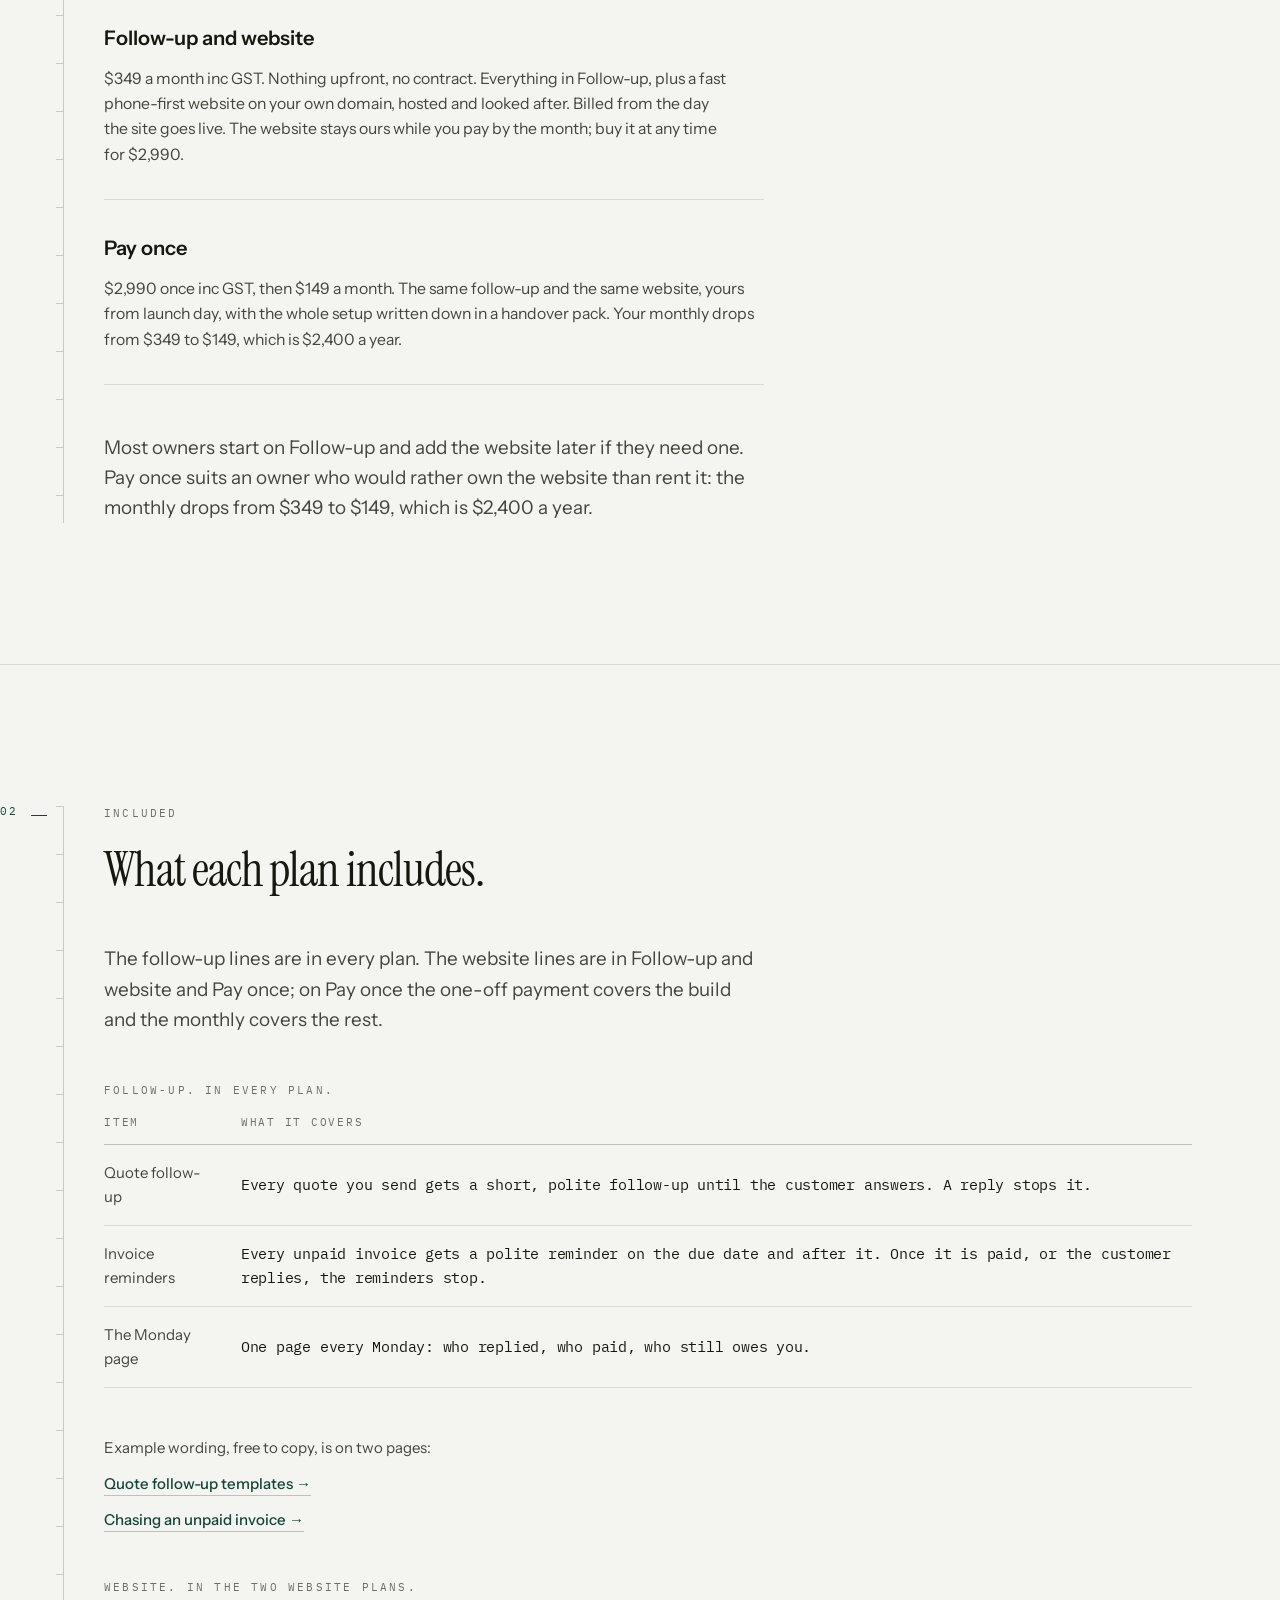
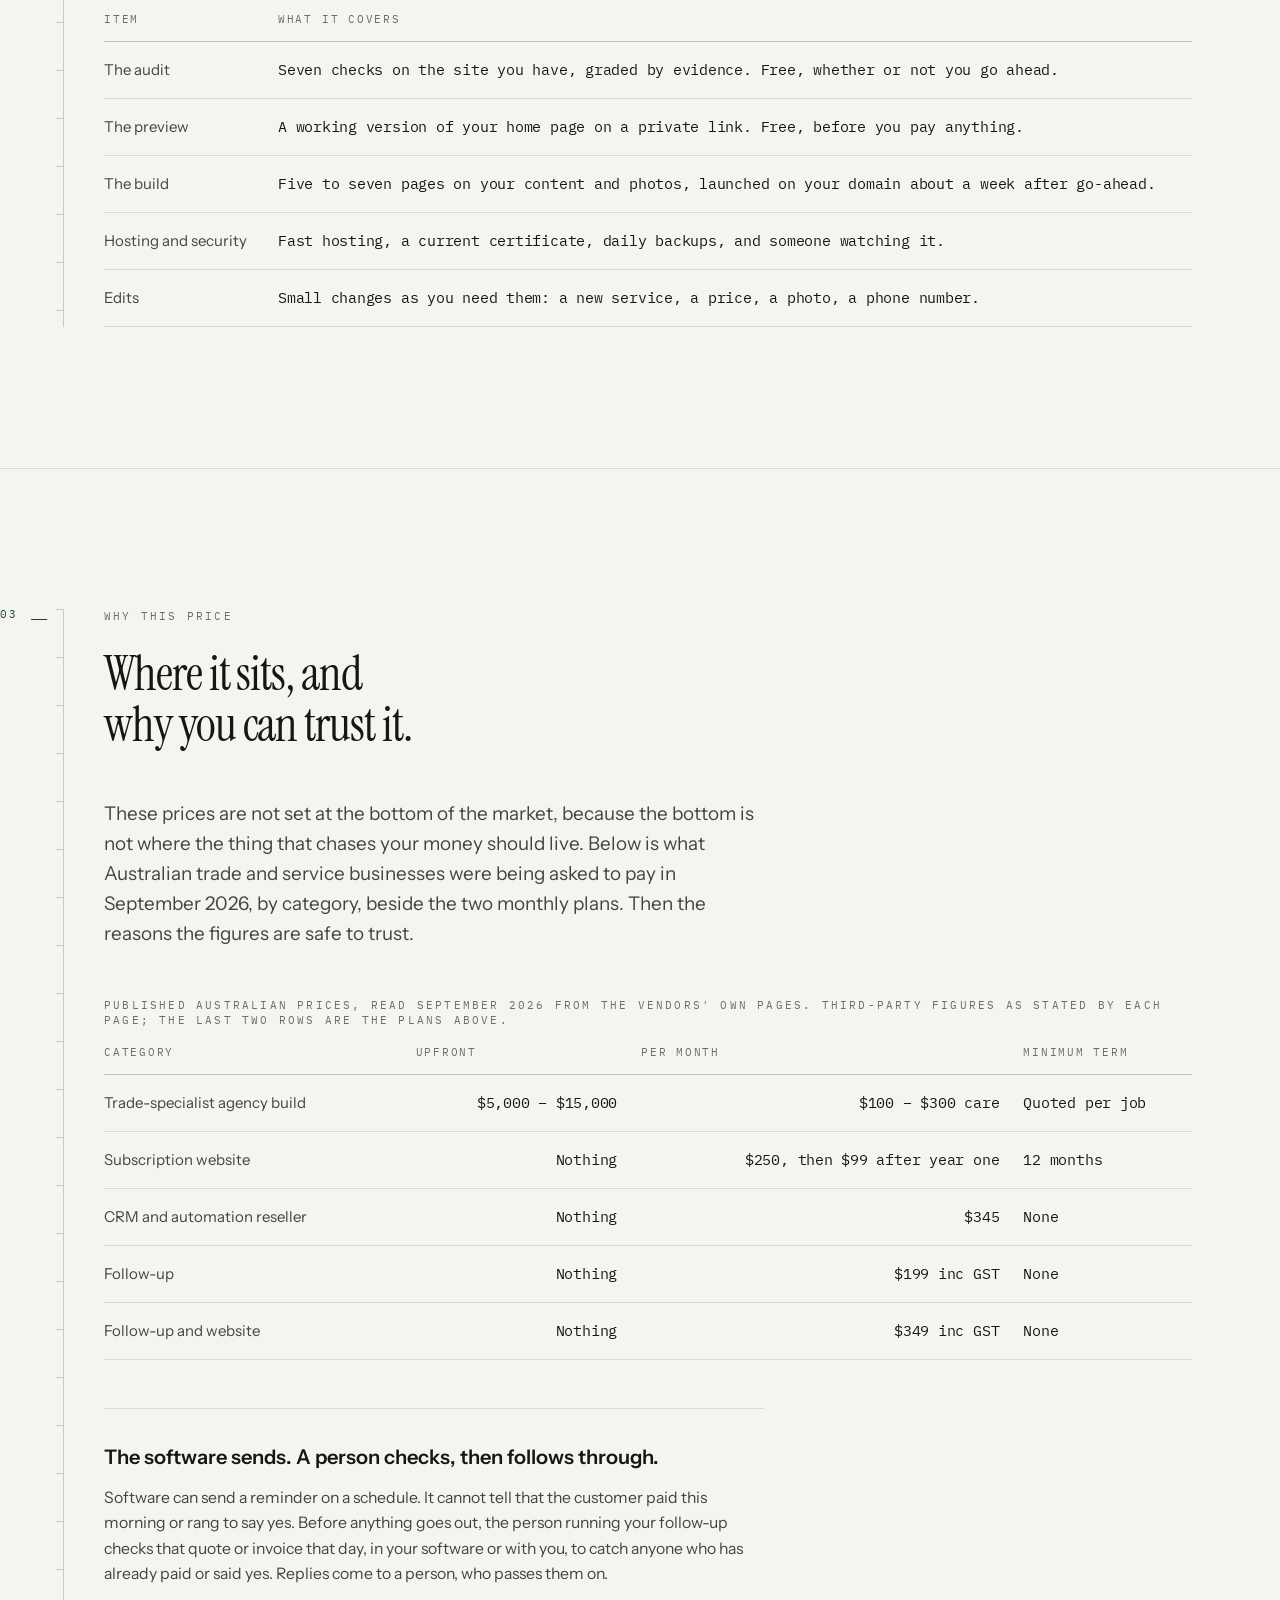
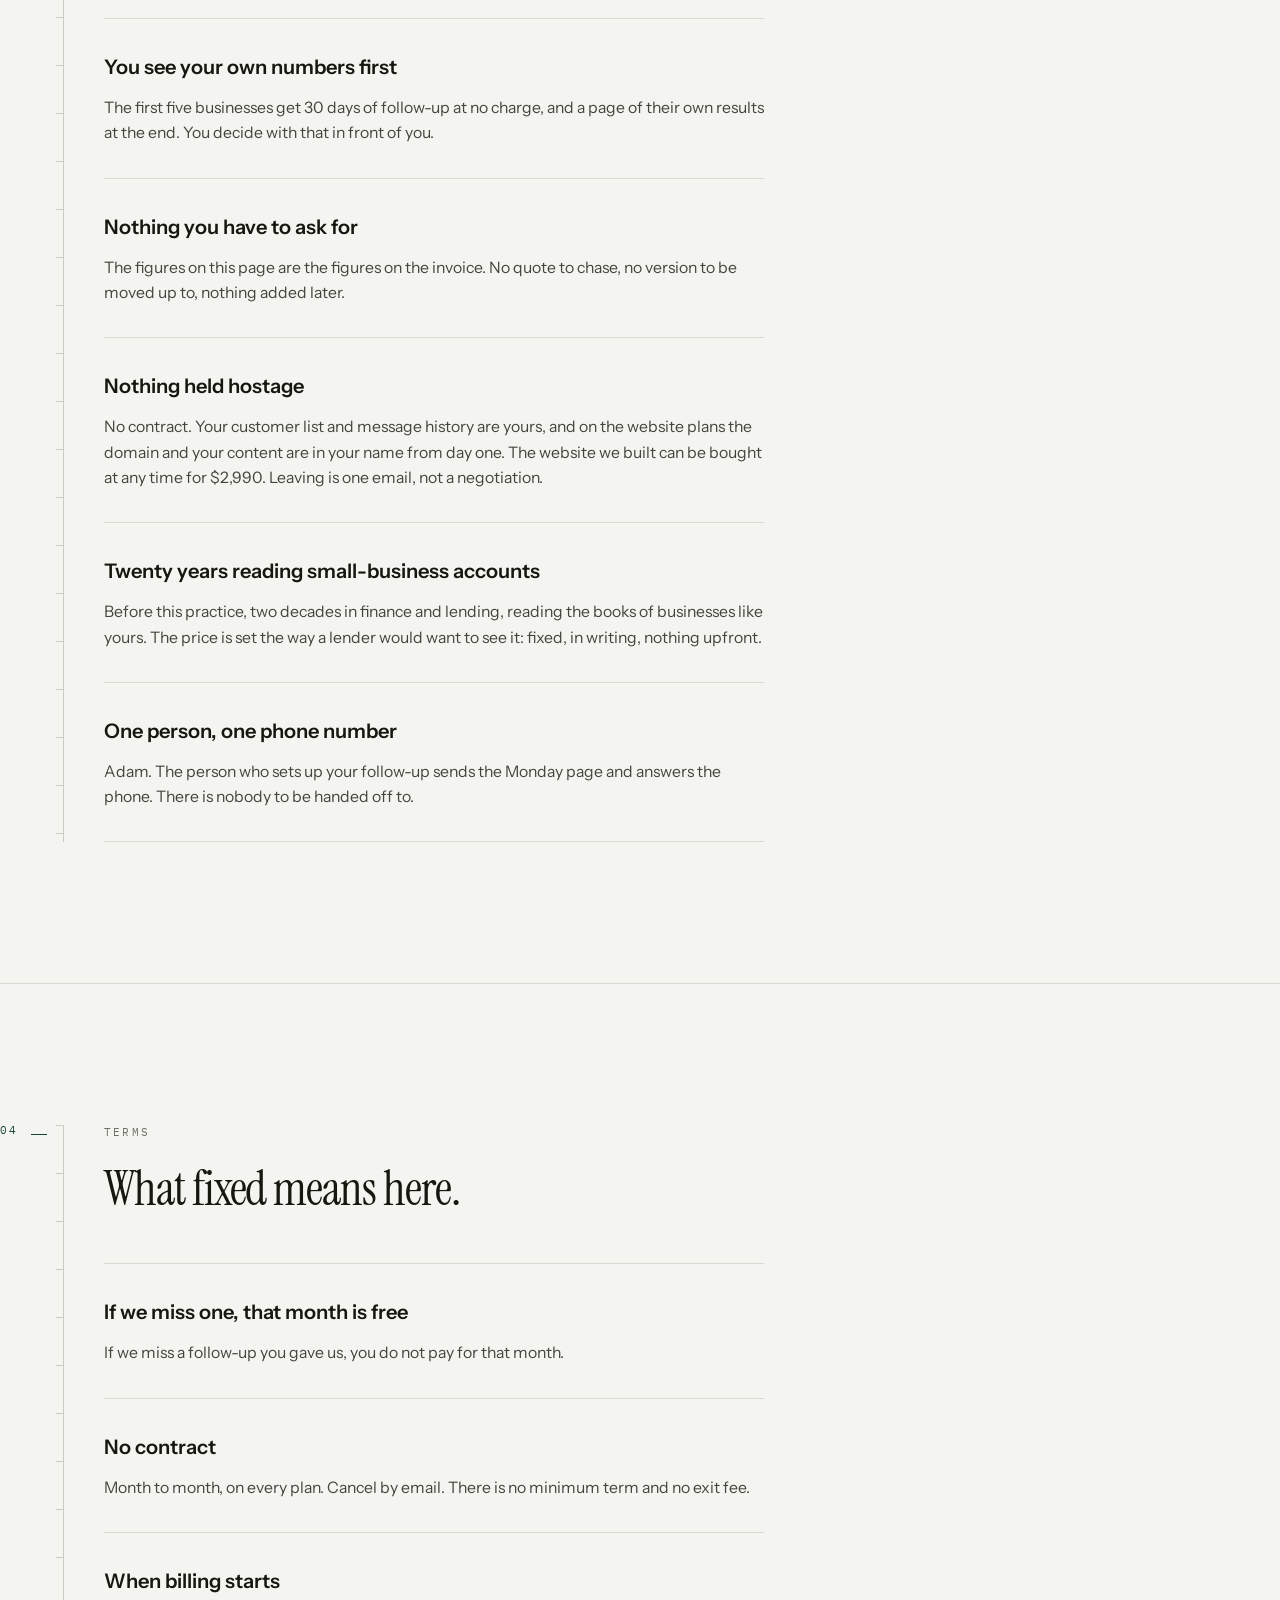
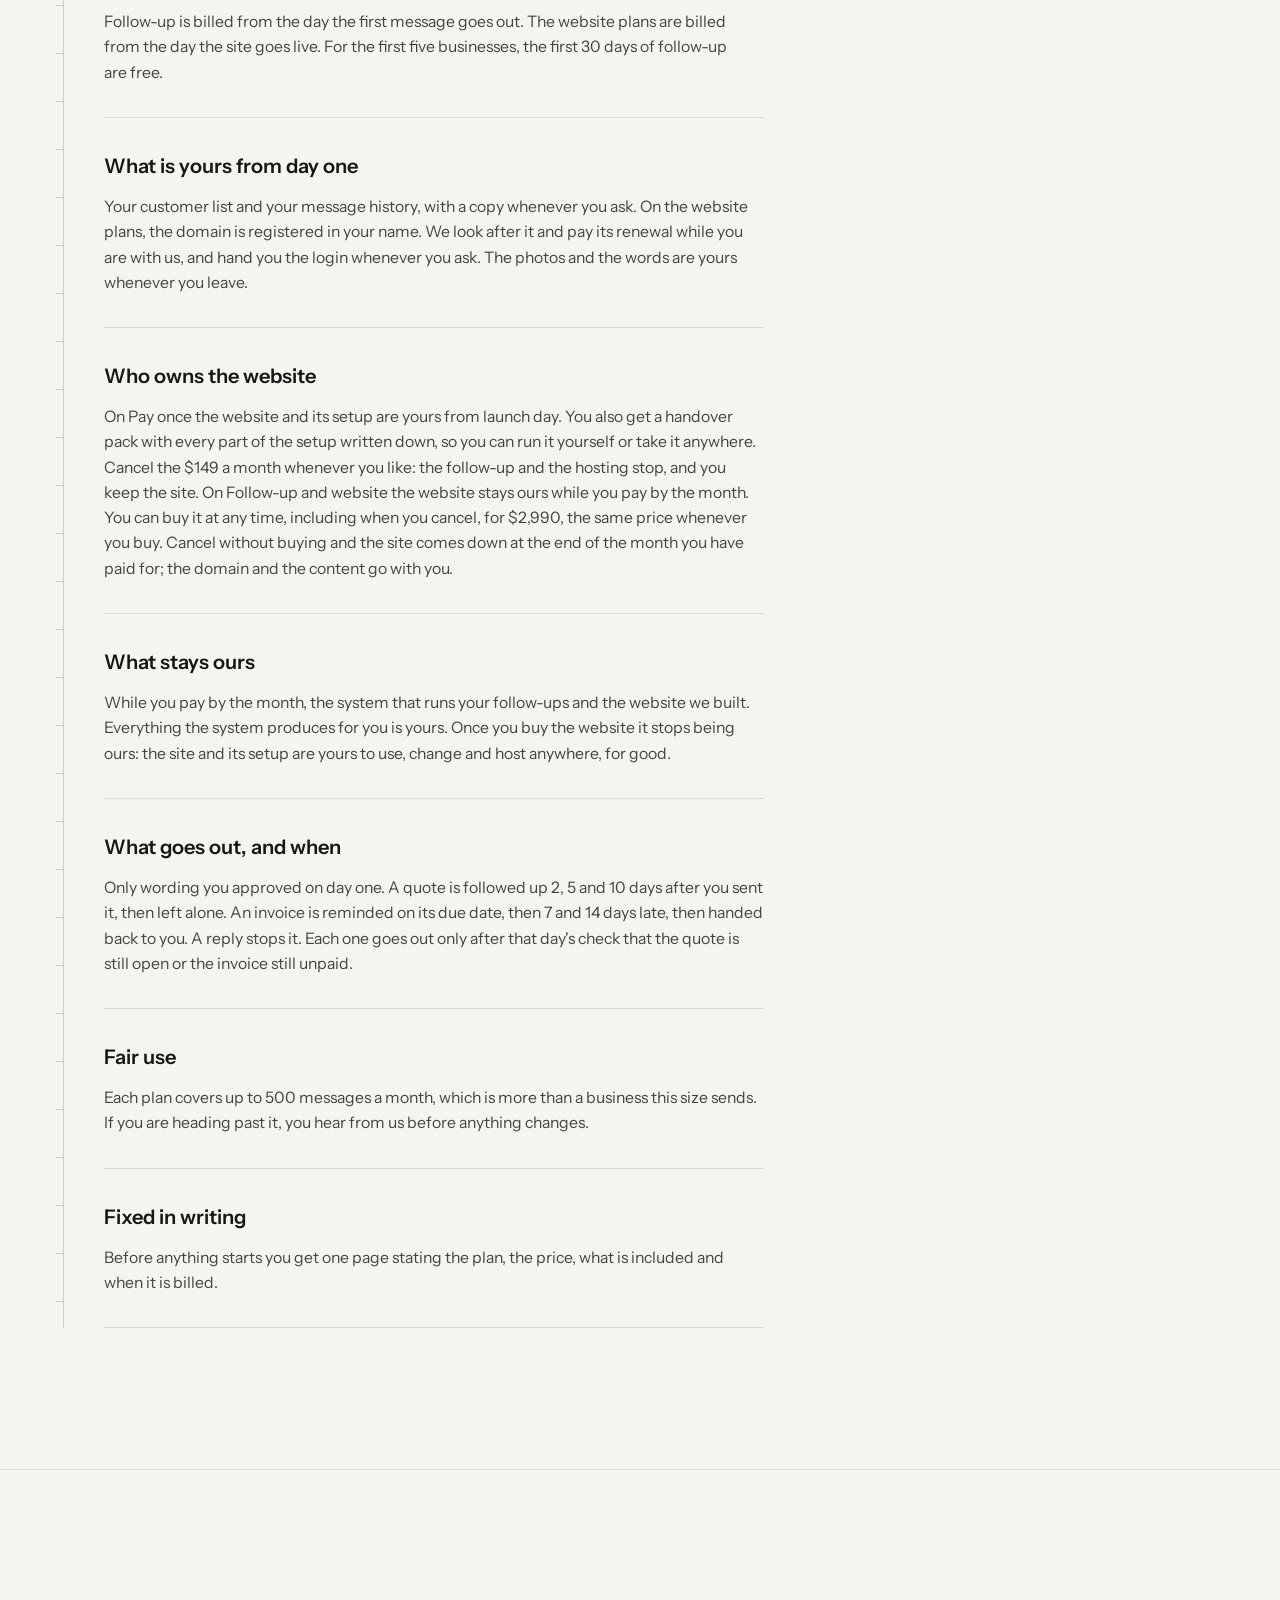
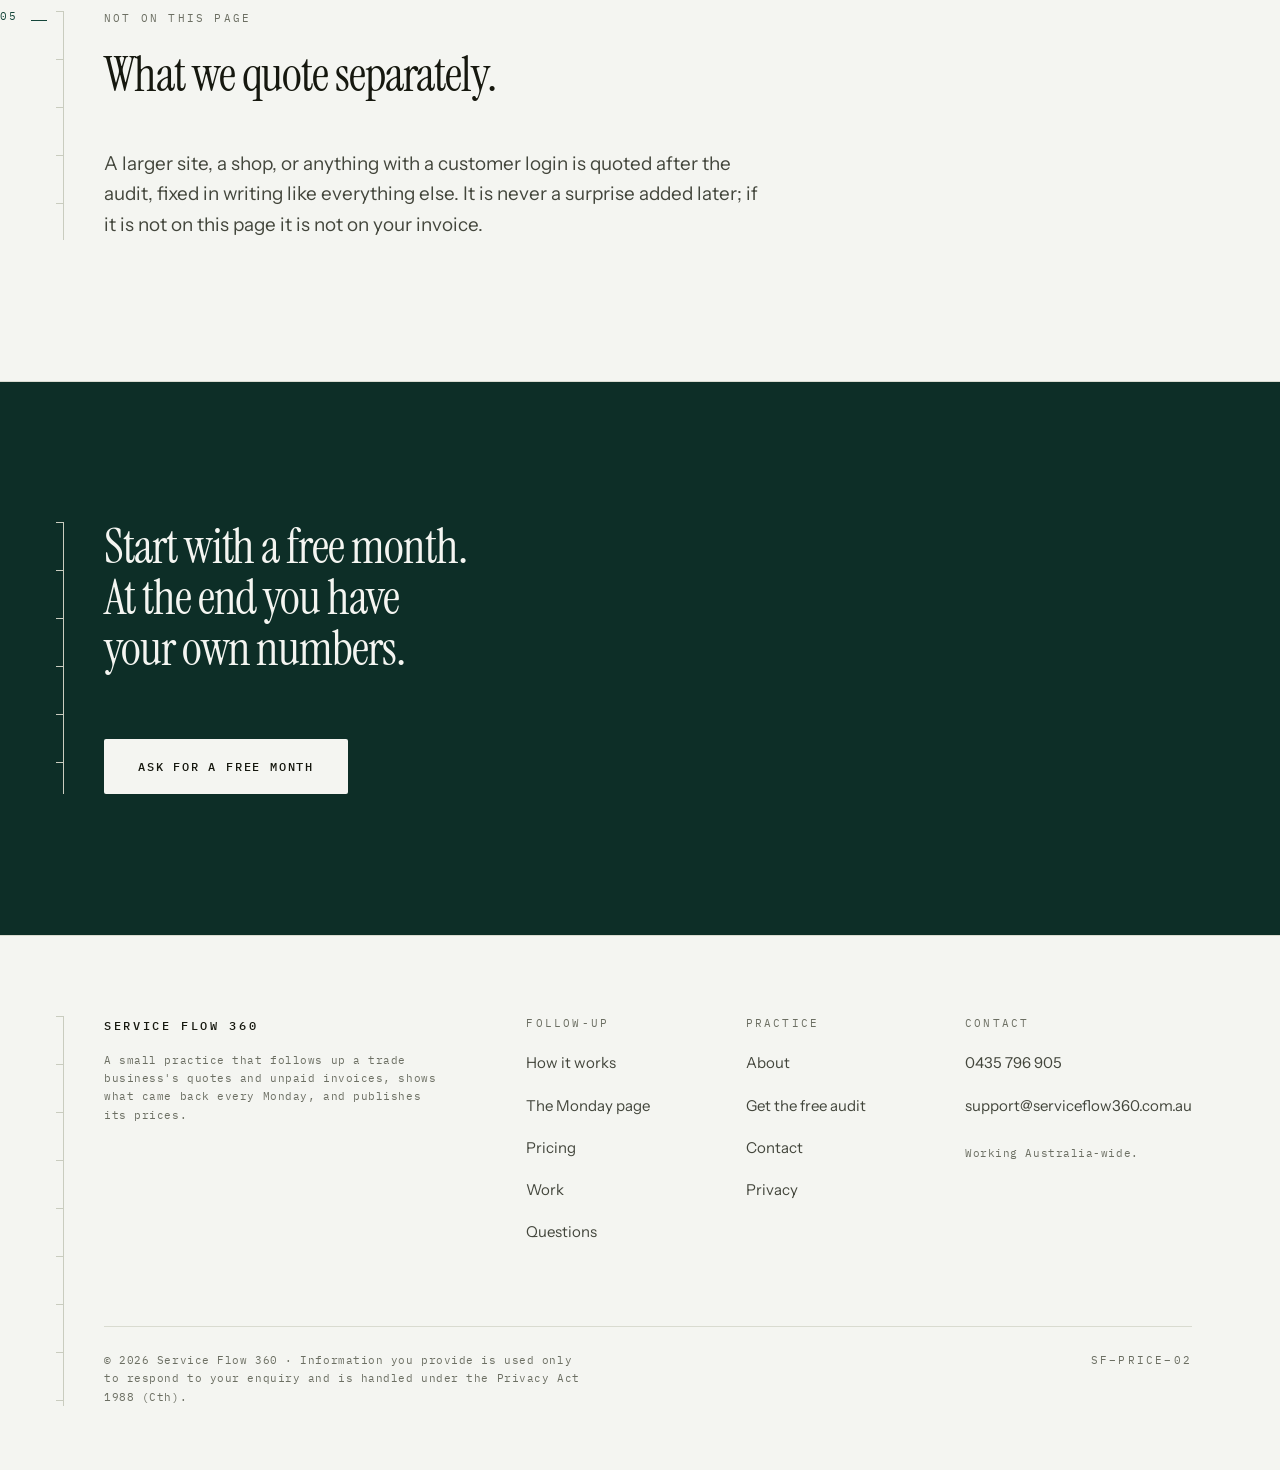
<file: pricing/index.html>
<!DOCTYPE html><html lang="en-AU" data-astro-cid-hkbrpulz><head><meta charset="utf-8"><meta name="viewport" content="width=device-width, initial-scale=1"><title>Pricing — Service Flow 360</title><meta name="description" content="Three plans, every price published. Follow-up: $199 a month inc GST, nothing upfront, no contract. Follow-up and website: $349 a month. Pay once: $2,990 once. And where each sits against the market."><link rel="canonical" href="https://serviceflow360.com.au/pricing/"><meta property="og:type" content="website"><meta property="og:title" content="Pricing — Service Flow 360"><meta property="og:description" content="Three plans, every price published. Follow-up: $199 a month inc GST, nothing upfront, no contract. Follow-up and website: $349 a month. Pay once: $2,990 once. And where each sits against the market."><meta property="og:url" content="https://serviceflow360.com.au/pricing/"><meta property="og:locale" content="en_AU"><!-- The card is rendered from linkedin/share-card.html. Re-render it when
       the offer wording changes, or every shared link shows the old offer. --><meta property="og:image" content="https://serviceflow360.com.au/images/og-default.png"><meta property="og:image:width" content="1200"><meta property="og:image:height" content="630"><meta property="og:image:alt" content="Service Flow 360. Quotes followed up. Invoices chased."><meta name="twitter:card" content="summary_large_image"><meta name="twitter:image" content="https://serviceflow360.com.au/images/og-default.png"><meta name="theme-color" content="#F4F5F1" media="(prefers-color-scheme: light)"><meta name="theme-color" content="#14160F" media="(prefers-color-scheme: dark)"><link rel="icon" href="/favicon.svg" type="image/svg+xml"><!-- The H1 is the LCP element and it is set in the serif. Preload both faces. --><link rel="preload" href="/fonts/instrument-serif-400.woff2" as="font" type="font/woff2" crossorigin><link rel="preload" href="/fonts/instrument-serif-400-italic.woff2" as="font" type="font/woff2" crossorigin><script type="application/ld+json">{"@context":"https://schema.org","@type":"ProfessionalService","name":"Service Flow 360","description":"Quote and invoice follow-up for Australian trade and service businesses. Every quote followed up, every unpaid invoice reminded, one page every Monday, published prices, and your customer list stays yours.","url":"https://serviceflow360.com.au","areaServed":"Australia","address":{"@type":"PostalAddress","addressCountry":"AU"}}</script><link rel="stylesheet" href="/_astro/Section.BHcWdUez.css"><style>.grid[data-astro-cid-6ftvmqcp]{grid-template-columns:minmax(0, 1fr) var(--field);gap:var(--gap);align-items:var(--al);display:grid}.grid[data-astro-cid-6ftvmqcp].solo{grid-template-columns:minmax(0,1fr)}.main[data-astro-cid-6ftvmqcp],.field[data-astro-cid-6ftvmqcp]{min-width:0}@media (width<=860px){.grid[data-astro-cid-6ftvmqcp]{gap:var(--s9);grid-template-columns:1fr}.field[data-astro-cid-6ftvmqcp]{max-width:236px}}
.tw[data-astro-cid-uwabcyt5]{overflow-x:auto}table[data-astro-cid-uwabcyt5]{border-collapse:collapse;width:100%;font-size:var(--t-small)}caption[data-astro-cid-uwabcyt5]{text-align:left;padding-bottom:var(--s4)}th[data-astro-cid-uwabcyt5],td[data-astro-cid-uwabcyt5]{padding:var(--s4) var(--s5) var(--s4) 0}th[data-astro-cid-uwabcyt5]:last-child,td[data-astro-cid-uwabcyt5]:last-child{padding-right:0}thead[data-astro-cid-uwabcyt5] th[data-astro-cid-uwabcyt5]{font-family:var(--mono);font-size:var(--t-label);text-transform:uppercase;letter-spacing:.16em;color:var(--ink-3);text-align:left;padding-top:0;padding-bottom:var(--s3);border-bottom:1px solid var(--rule-2);font-weight:400}tbody[data-astro-cid-uwabcyt5] th[data-astro-cid-uwabcyt5]{text-align:left;color:var(--ink-2);border-bottom:1px solid var(--rule);font-weight:400}td[data-astro-cid-uwabcyt5]{color:var(--ink);border-bottom:1px solid var(--rule);font-variant-numeric:tabular-nums}.n[data-astro-cid-uwabcyt5]{text-align:right}.clay[data-astro-cid-uwabcyt5]{color:var(--clay)}.pine[data-astro-cid-uwabcyt5]{color:var(--pine)}
.tb[data-astro-cid-5kyhikxs]{gap:var(--s5) var(--s8);padding:var(--s4) 0 0;flex-wrap:wrap;margin:0;display:flex}.r-hair[data-astro-cid-5kyhikxs]{border-top:1px solid var(--rule)}.r-heavy[data-astro-cid-5kyhikxs]{border-top:2px solid var(--ink);border-bottom:1px solid var(--rule);padding-bottom:var(--s5)}.r-none[data-astro-cid-5kyhikxs]{border-top:0;padding-top:0}.f[data-astro-cid-5kyhikxs]{flex-direction:column;gap:6px;display:flex}.v[data-astro-cid-5kyhikxs]{font-family:var(--mono);letter-spacing:.04em;color:var(--ink-2);font-variant-numeric:tabular-nums;margin:0;font-size:.8125rem;font-weight:500}
.rows[data-astro-cid-u3mqw4ek]{border-top:1px solid var(--rule);max-width:var(--w-text)}.row[data-astro-cid-u3mqw4ek]{border-bottom:1px solid var(--rule);padding:var(--s6) 0;gap:var(--s3);flex-direction:column;display:flex}.row-h[data-astro-cid-u3mqw4ek]{font-size:1.0625em;font-weight:600}.row-p[data-astro-cid-u3mqw4ek]{color:var(--ink-2);font-size:.9875rem}.links[data-astro-cid-u3mqw4ek]{gap:var(--s3);font-size:var(--t-small);color:var(--ink-2);flex-direction:column;display:flex}.links[data-astro-cid-u3mqw4ek] a[data-astro-cid-u3mqw4ek]{font-weight:500}@media (width<=640px){.tw.plans table,.tw.market table{min-width:var(--w-narrow)}.tw.plans caption,.tw.market caption{max-width:calc(100vw - var(--rail) - var(--pad-r));position:sticky;left:0}}
</style></head><body data-astro-cid-hkbrpulz><a class="skip-link" href="#main" data-astro-cid-hkbrpulz>Skip to content</a><header class="nav" data-astro-cid-wpvy4v7s><div class="wrap nav-in" data-astro-cid-wpvy4v7s><a class="brand" href="/" data-astro-cid-wpvy4v7s>Service&nbsp;Flow&nbsp;360</a><nav aria-label="Primary" data-astro-cid-wpvy4v7s><ul role="list" data-astro-cid-wpvy4v7s><li data-astro-cid-wpvy4v7s><a href="/#how" data-astro-cid-wpvy4v7s>How it works</a></li><li data-astro-cid-wpvy4v7s><a href="/pricing" data-astro-cid-wpvy4v7s>Pricing</a></li><li data-astro-cid-wpvy4v7s><a href="/work" data-astro-cid-wpvy4v7s>Work</a></li><li data-astro-cid-wpvy4v7s><a href="/#about" data-astro-cid-wpvy4v7s>About</a></li></ul></nav><a class="cta" href="/#start" data-astro-cid-wpvy4v7s>Ask for a free month</a></div></header><main id="main" class="main" data-astro-cid-hkbrpulz><div class="hero compact" data-astro-cid-ge2uvauf><div class="wrap" data-astro-cid-ge2uvauf><div class="rule" aria-hidden="true" data-astro-cid-cn7sczra></div><p class="label" data-astro-cid-ge2uvauf>Pricing</p><h1 data-astro-cid-ge2uvauf>Every price, <em data-astro-cid-u3mqw4ek>published</em>.</h1><div class="under solo" data-astro-cid-ge2uvauf><div class="act" data-astro-cid-ge2uvauf><p class="deck" data-astro-cid-ge2uvauf>A quote you have to ask for is a negotiation. These are the prices, and they are the same whether you ask or not.</p><div class="act" data-astro-cid-amjew3wo><a class="btn" href="/#start" data-astro-cid-amjew3wo>Ask for a free month</a><a class="alt" href="/#how" data-astro-cid-amjew3wo>How it works &rarr;</a><p class="micro" data-astro-cid-amjew3wo>For the first five businesses. Nothing to pay.</p></div></div></div></div></div><section class="sec div" data-astro-cid-w6ymvdtg><div class="wrap" data-astro-cid-w6ymvdtg><div class="rule" aria-hidden="true" data-astro-cid-cn7sczra></div><div class="mark" aria-hidden="true" data-astro-cid-w6ymvdtg><i data-astro-cid-w6ymvdtg></i><span data-astro-cid-w6ymvdtg>01</span></div><div class="inner" data-astro-cid-w6ymvdtg><header class="head" data-astro-cid-w6ymvdtg><p class="label" data-astro-cid-w6ymvdtg>Plans</p><h2 data-astro-cid-w6ymvdtg>Three plans. One of them is where most owners start.</h2></header><div class="grid" style="--al:start" data-astro-cid-6ftvmqcp><div class="main" data-astro-cid-6ftvmqcp><div class="stack-lg" data-astro-cid-u3mqw4ek><p class="body-2 text" data-astro-cid-u3mqw4ek>The follow-up is the same on every plan: every quote followed up, every unpaid invoice reminded, one page every Monday. The other two plans add a website and differ in how you pay for it and who owns it.</p><div class="tw plans" data-astro-cid-uwabcyt5><table data-astro-cid-uwabcyt5><caption class="label" data-astro-cid-uwabcyt5>The three plans. Every figure inc GST. No plan has a contract or a setup fee.</caption><thead data-astro-cid-uwabcyt5><tr data-astro-cid-uwabcyt5><th scope="col" data-astro-cid-uwabcyt5>Plan</th><th scope="col" class="n" data-astro-cid-uwabcyt5>Upfront</th><th scope="col" class="n" data-astro-cid-uwabcyt5>Per month</th><th scope="col" data-astro-cid-uwabcyt5>Covers</th></tr></thead><tbody data-astro-cid-uwabcyt5><tr data-astro-cid-uwabcyt5><th scope="row" data-astro-cid-uwabcyt5>Follow-up</th><td class="num n" data-astro-cid-uwabcyt5>Nothing</td><td class="num n" data-astro-cid-uwabcyt5>$199</td><td class="num" data-astro-cid-uwabcyt5>Quotes and invoices followed up, one page every Monday</td></tr><tr data-astro-cid-uwabcyt5><th scope="row" data-astro-cid-uwabcyt5>Follow-up and website</th><td class="num n" data-astro-cid-uwabcyt5>Nothing</td><td class="num n" data-astro-cid-uwabcyt5>$349</td><td class="num" data-astro-cid-uwabcyt5>Everything in Follow-up, plus a fast phone-first website</td></tr><tr data-astro-cid-uwabcyt5><th scope="row" data-astro-cid-uwabcyt5>Pay once</th><td class="num n" data-astro-cid-uwabcyt5>$2,990</td><td class="num n" data-astro-cid-uwabcyt5>$149</td><td class="num" data-astro-cid-uwabcyt5>The website plan, with the website yours from launch day</td></tr></tbody></table></div><div class="rows" data-astro-cid-u3mqw4ek><div class="row" data-astro-cid-u3mqw4ek><p class="row-h" data-astro-cid-u3mqw4ek>Follow-up</p><p class="row-p" data-astro-cid-u3mqw4ek>$199 a month inc GST. Nothing upfront, no contract. Every quote followed up, every unpaid invoice reminded, and one page every Monday. Billed from the day the first message goes out.</p></div><div class="row" data-astro-cid-u3mqw4ek><p class="row-h" data-astro-cid-u3mqw4ek>Follow-up and website</p><p class="row-p" data-astro-cid-u3mqw4ek>$349 a month inc GST. Nothing upfront, no contract. Everything in Follow-up, plus a fast phone-first website on your own domain, hosted and looked after. Billed from the day the site goes live. The website stays ours while you pay by the month; buy it at any time for $2,990.</p></div><div class="row" data-astro-cid-u3mqw4ek><p class="row-h" data-astro-cid-u3mqw4ek>Pay once</p><p class="row-p" data-astro-cid-u3mqw4ek>$2,990 once inc GST, then $149 a month. The same follow-up and the same website, yours from launch day, with the whole setup written down in a handover pack. Your monthly drops from $349 to $149, which is $2,400 a year.</p></div></div><p class="body-2 text" data-astro-cid-u3mqw4ek>Most owners start on Follow-up and add the website later if they need one. Pay once suits an owner who would rather own the website than rent it: the monthly drops from $349 to $149, which is $2,400 a year.</p></div></div><div class="field" data-astro-cid-6ftvmqcp><dl class="tb r-heavy" data-astro-cid-5kyhikxs><div class="f" data-astro-cid-5kyhikxs><dt class="label" data-astro-cid-5kyhikxs>Upfront</dt><dd class="v" data-astro-cid-5kyhikxs>Nothing, or once</dd></div><div class="f" data-astro-cid-5kyhikxs><dt class="label" data-astro-cid-5kyhikxs>Contract</dt><dd class="v" data-astro-cid-5kyhikxs>None</dd></div><div class="f" data-astro-cid-5kyhikxs><dt class="label" data-astro-cid-5kyhikxs>To cancel</dt><dd class="v" data-astro-cid-5kyhikxs>One email</dd></div><div class="f" data-astro-cid-5kyhikxs><dt class="label" data-astro-cid-5kyhikxs>If we miss one</dt><dd class="v" data-astro-cid-5kyhikxs>That month is free</dd></div><div class="f" data-astro-cid-5kyhikxs><dt class="label" data-astro-cid-5kyhikxs>First five</dt><dd class="v" data-astro-cid-5kyhikxs>30 days free</dd></div></dl></div></div></div></div></section><section class="sec div" data-astro-cid-w6ymvdtg><div class="wrap" data-astro-cid-w6ymvdtg><div class="rule" aria-hidden="true" data-astro-cid-cn7sczra></div><div class="mark" aria-hidden="true" data-astro-cid-w6ymvdtg><i data-astro-cid-w6ymvdtg></i><span data-astro-cid-w6ymvdtg>02</span></div><div class="inner" data-astro-cid-w6ymvdtg><header class="head" data-astro-cid-w6ymvdtg><p class="label" data-astro-cid-w6ymvdtg>Included</p><h2 data-astro-cid-w6ymvdtg>What each plan includes.</h2></header><div class="stack-lg" data-astro-cid-u3mqw4ek><p class="body-2 text" data-astro-cid-u3mqw4ek>The follow-up lines are in every plan. The website lines are in Follow-up and website and Pay once; on Pay once the one-off payment covers the build and the monthly covers the rest.</p><div class="tw included" data-astro-cid-uwabcyt5><table data-astro-cid-uwabcyt5><caption class="label" data-astro-cid-uwabcyt5>Follow-up. In every plan.</caption><thead data-astro-cid-uwabcyt5><tr data-astro-cid-uwabcyt5><th scope="col" data-astro-cid-uwabcyt5>Item</th><th scope="col" data-astro-cid-uwabcyt5>What it covers</th></tr></thead><tbody data-astro-cid-uwabcyt5><tr data-astro-cid-uwabcyt5><th scope="row" data-astro-cid-uwabcyt5>Quote follow-up</th><td class="num" data-astro-cid-uwabcyt5>Every quote you send gets a short, polite follow-up until the customer answers. A reply stops it.</td></tr><tr data-astro-cid-uwabcyt5><th scope="row" data-astro-cid-uwabcyt5>Invoice reminders</th><td class="num" data-astro-cid-uwabcyt5>Every unpaid invoice gets a polite reminder on the due date and after it. Once it is paid, or the customer replies, the reminders stop.</td></tr><tr data-astro-cid-uwabcyt5><th scope="row" data-astro-cid-uwabcyt5>The Monday page</th><td class="num" data-astro-cid-uwabcyt5>One page every Monday: who replied, who paid, who still owes you.</td></tr></tbody></table></div><p class="links" data-astro-cid-u3mqw4ek>Example wording, free to copy, is on two pages:<a href="/guides/quote-follow-up-email-template/" data-astro-cid-u3mqw4ek>Quote follow-up templates &rarr;</a><a href="/guides/how-to-politely-chase-an-unpaid-invoice/" data-astro-cid-u3mqw4ek>Chasing an unpaid invoice &rarr;</a></p><div class="tw included" data-astro-cid-uwabcyt5><table data-astro-cid-uwabcyt5><caption class="label" data-astro-cid-uwabcyt5>Website. In the two website plans.</caption><thead data-astro-cid-uwabcyt5><tr data-astro-cid-uwabcyt5><th scope="col" data-astro-cid-uwabcyt5>Item</th><th scope="col" data-astro-cid-uwabcyt5>What it covers</th></tr></thead><tbody data-astro-cid-uwabcyt5><tr data-astro-cid-uwabcyt5><th scope="row" data-astro-cid-uwabcyt5>The audit</th><td class="num" data-astro-cid-uwabcyt5>Seven checks on the site you have, graded by evidence. Free, whether or not you go ahead.</td></tr><tr data-astro-cid-uwabcyt5><th scope="row" data-astro-cid-uwabcyt5>The preview</th><td class="num" data-astro-cid-uwabcyt5>A working version of your home page on a private link. Free, before you pay anything.</td></tr><tr data-astro-cid-uwabcyt5><th scope="row" data-astro-cid-uwabcyt5>The build</th><td class="num" data-astro-cid-uwabcyt5>Five to seven pages on your content and photos, launched on your domain about a week after go-ahead.</td></tr><tr data-astro-cid-uwabcyt5><th scope="row" data-astro-cid-uwabcyt5>Hosting and security</th><td class="num" data-astro-cid-uwabcyt5>Fast hosting, a current certificate, daily backups, and someone watching it.</td></tr><tr data-astro-cid-uwabcyt5><th scope="row" data-astro-cid-uwabcyt5>Edits</th><td class="num" data-astro-cid-uwabcyt5>Small changes as you need them: a new service, a price, a photo, a phone number.</td></tr></tbody></table></div></div></div></div></section><section class="sec div" data-astro-cid-w6ymvdtg><div class="wrap" data-astro-cid-w6ymvdtg><div class="rule" aria-hidden="true" data-astro-cid-cn7sczra></div><div class="mark" aria-hidden="true" data-astro-cid-w6ymvdtg><i data-astro-cid-w6ymvdtg></i><span data-astro-cid-w6ymvdtg>03</span></div><div class="inner" data-astro-cid-w6ymvdtg><header class="head" data-astro-cid-w6ymvdtg><p class="label" data-astro-cid-w6ymvdtg>Why this price</p><h2 data-astro-cid-w6ymvdtg>Where it sits, and why you can trust it.</h2></header><div class="stack-lg" data-astro-cid-u3mqw4ek><p class="body-2 text" data-astro-cid-u3mqw4ek>These prices are not set at the bottom of the market, because the bottom is not where the thing that chases your money should live. Below is what Australian trade and service businesses were being asked to pay in September 2026, by category, beside the two monthly plans. Then the reasons the figures are safe to trust.</p><div class="tw market" data-astro-cid-uwabcyt5><table data-astro-cid-uwabcyt5><caption class="label" data-astro-cid-uwabcyt5>Published Australian prices, read September 2026 from the vendors&#39; own pages. Third-party figures as stated by each page; the last two rows are the plans above.</caption><thead data-astro-cid-uwabcyt5><tr data-astro-cid-uwabcyt5><th scope="col" data-astro-cid-uwabcyt5>Category</th><th scope="col" class="n" data-astro-cid-uwabcyt5>Upfront</th><th scope="col" class="n" data-astro-cid-uwabcyt5>Per month</th><th scope="col" data-astro-cid-uwabcyt5>Minimum term</th></tr></thead><tbody data-astro-cid-uwabcyt5><tr data-astro-cid-uwabcyt5><th scope="row" data-astro-cid-uwabcyt5>Trade-specialist agency build</th><td class="num n" data-astro-cid-uwabcyt5>$5,000 – $15,000</td><td class="num n" data-astro-cid-uwabcyt5>$100 – $300 care</td><td class="num" data-astro-cid-uwabcyt5>Quoted per job</td></tr><tr data-astro-cid-uwabcyt5><th scope="row" data-astro-cid-uwabcyt5>Subscription website</th><td class="num n" data-astro-cid-uwabcyt5>Nothing</td><td class="num n" data-astro-cid-uwabcyt5>$250, then $99 after year one</td><td class="num" data-astro-cid-uwabcyt5>12 months</td></tr><tr data-astro-cid-uwabcyt5><th scope="row" data-astro-cid-uwabcyt5>CRM and automation reseller</th><td class="num n" data-astro-cid-uwabcyt5>Nothing</td><td class="num n" data-astro-cid-uwabcyt5>$345</td><td class="num" data-astro-cid-uwabcyt5>None</td></tr><tr data-astro-cid-uwabcyt5><th scope="row" data-astro-cid-uwabcyt5>Follow-up</th><td class="num n" data-astro-cid-uwabcyt5>Nothing</td><td class="num n" data-astro-cid-uwabcyt5>$199 inc GST</td><td class="num" data-astro-cid-uwabcyt5>None</td></tr><tr data-astro-cid-uwabcyt5><th scope="row" data-astro-cid-uwabcyt5>Follow-up and website</th><td class="num n" data-astro-cid-uwabcyt5>Nothing</td><td class="num n" data-astro-cid-uwabcyt5>$349 inc GST</td><td class="num" data-astro-cid-uwabcyt5>None</td></tr></tbody></table></div><div class="rows" data-astro-cid-u3mqw4ek><div class="row" data-astro-cid-u3mqw4ek><p class="row-h" data-astro-cid-u3mqw4ek>The software sends. A person checks, then follows through.</p><p class="row-p" data-astro-cid-u3mqw4ek>Software can send a reminder on a schedule. It cannot tell that the customer paid this morning or rang to say yes. Before anything goes out, the person running your follow-up checks that quote or invoice that day, in your software or with you, to catch anyone who has already paid or said yes. Replies come to a person, who passes them on.</p></div><div class="row" data-astro-cid-u3mqw4ek><p class="row-h" data-astro-cid-u3mqw4ek>You see your own numbers first</p><p class="row-p" data-astro-cid-u3mqw4ek>The first five businesses get 30 days of follow-up at no charge, and a page of their own results at the end. You decide with that in front of you.</p></div><div class="row" data-astro-cid-u3mqw4ek><p class="row-h" data-astro-cid-u3mqw4ek>Nothing you have to ask for</p><p class="row-p" data-astro-cid-u3mqw4ek>The figures on this page are the figures on the invoice. No quote to chase, no version to be moved up to, nothing added later.</p></div><div class="row" data-astro-cid-u3mqw4ek><p class="row-h" data-astro-cid-u3mqw4ek>Nothing held hostage</p><p class="row-p" data-astro-cid-u3mqw4ek>No contract. Your customer list and message history are yours, and on the website plans the domain and your content are in your name from day one. The website we built can be bought at any time for $2,990. Leaving is one email, not a negotiation.</p></div><div class="row" data-astro-cid-u3mqw4ek><p class="row-h" data-astro-cid-u3mqw4ek>Twenty years reading small-business accounts</p><p class="row-p" data-astro-cid-u3mqw4ek>Before this practice, two decades in finance and lending, reading the books of businesses like yours. The price is set the way a lender would want to see it: fixed, in writing, nothing upfront.</p></div><div class="row" data-astro-cid-u3mqw4ek><p class="row-h" data-astro-cid-u3mqw4ek>One person, one phone number</p><p class="row-p" data-astro-cid-u3mqw4ek>Adam. The person who sets up your follow-up sends the Monday page and answers the phone. There is nobody to be handed off to.</p></div></div></div></div></div></section><section class="sec div" data-astro-cid-w6ymvdtg><div class="wrap" data-astro-cid-w6ymvdtg><div class="rule" aria-hidden="true" data-astro-cid-cn7sczra></div><div class="mark" aria-hidden="true" data-astro-cid-w6ymvdtg><i data-astro-cid-w6ymvdtg></i><span data-astro-cid-w6ymvdtg>04</span></div><div class="inner" data-astro-cid-w6ymvdtg><header class="head" data-astro-cid-w6ymvdtg><p class="label" data-astro-cid-w6ymvdtg>Terms</p><h2 data-astro-cid-w6ymvdtg>What fixed means here.</h2></header><div class="rows" data-astro-cid-u3mqw4ek><div class="row" data-astro-cid-u3mqw4ek><p class="row-h" data-astro-cid-u3mqw4ek>If we miss one, that month is free</p><p class="row-p" data-astro-cid-u3mqw4ek>If we miss a follow-up you gave us, you do not pay for that month.</p></div><div class="row" data-astro-cid-u3mqw4ek><p class="row-h" data-astro-cid-u3mqw4ek>No contract</p><p class="row-p" data-astro-cid-u3mqw4ek>Month to month, on every plan. Cancel by email. There is no minimum term and no exit fee.</p></div><div class="row" data-astro-cid-u3mqw4ek><p class="row-h" data-astro-cid-u3mqw4ek>When billing starts</p><p class="row-p" data-astro-cid-u3mqw4ek>Follow-up is billed from the day the first message goes out. The website plans are billed from the day the site goes live. For the first five businesses, the first 30 days of follow-up are free.</p></div><div class="row" data-astro-cid-u3mqw4ek><p class="row-h" data-astro-cid-u3mqw4ek>What is yours from day one</p><p class="row-p" data-astro-cid-u3mqw4ek>Your customer list and your message history, with a copy whenever you ask. On the website plans, the domain is registered in your name. We look after it and pay its renewal while you are with us, and hand you the login whenever you ask. The photos and the words are yours whenever you leave.</p></div><div class="row" data-astro-cid-u3mqw4ek><p class="row-h" data-astro-cid-u3mqw4ek>Who owns the website</p><p class="row-p" data-astro-cid-u3mqw4ek>On Pay once the website and its setup are yours from launch day. You also get a handover pack with every part of the setup written down, so you can run it yourself or take it anywhere. Cancel the $149 a month whenever you like: the follow-up and the hosting stop, and you keep the site. On Follow-up and website the website stays ours while you pay by the month. You can buy it at any time, including when you cancel, for $2,990, the same price whenever you buy. Cancel without buying and the site comes down at the end of the month you have paid for; the domain and the content go with you.</p></div><div class="row" data-astro-cid-u3mqw4ek><p class="row-h" data-astro-cid-u3mqw4ek>What stays ours</p><p class="row-p" data-astro-cid-u3mqw4ek>While you pay by the month, the system that runs your follow-ups and the website we built. Everything the system produces for you is yours. Once you buy the website it stops being ours: the site and its setup are yours to use, change and host anywhere, for good.</p></div><div class="row" data-astro-cid-u3mqw4ek><p class="row-h" data-astro-cid-u3mqw4ek>What goes out, and when</p><p class="row-p" data-astro-cid-u3mqw4ek>Only wording you approved on day one. A quote is followed up 2, 5 and 10 days after you sent it, then left alone. An invoice is reminded on its due date, then 7 and 14 days late, then handed back to you. A reply stops it. Each one goes out only after that day&#39;s check that the quote is still open or the invoice still unpaid.</p></div><div class="row" data-astro-cid-u3mqw4ek><p class="row-h" data-astro-cid-u3mqw4ek>Fair use</p><p class="row-p" data-astro-cid-u3mqw4ek>Each plan covers up to 500 messages a month, which is more than a business this size sends. If you are heading past it, you hear from us before anything changes.</p></div><div class="row" data-astro-cid-u3mqw4ek><p class="row-h" data-astro-cid-u3mqw4ek>Fixed in writing</p><p class="row-p" data-astro-cid-u3mqw4ek>Before anything starts you get one page stating the plan, the price, what is included and when it is billed.</p></div></div></div></div></section><section class="sec div" data-astro-cid-w6ymvdtg><div class="wrap" data-astro-cid-w6ymvdtg><div class="rule" aria-hidden="true" data-astro-cid-cn7sczra></div><div class="mark" aria-hidden="true" data-astro-cid-w6ymvdtg><i data-astro-cid-w6ymvdtg></i><span data-astro-cid-w6ymvdtg>05</span></div><div class="inner" data-astro-cid-w6ymvdtg><header class="head" data-astro-cid-w6ymvdtg><p class="label" data-astro-cid-w6ymvdtg>Not on this page</p><h2 data-astro-cid-w6ymvdtg>What we quote separately.</h2></header><div class="text stack" data-astro-cid-u3mqw4ek><p class="body-2" data-astro-cid-u3mqw4ek>A larger site, a shop, or anything with a customer login is quoted after the audit, fixed in writing like everything else. It is never a surprise added later; if it is not on this page it is not on your invoice.</p></div></div></div></section><section class="sec div panel" data-astro-cid-w6ymvdtg><div class="wrap" data-astro-cid-w6ymvdtg><div class="rule" aria-hidden="true" data-astro-cid-cn7sczra></div><div class="inner" data-astro-cid-w6ymvdtg><div class="close panel" data-astro-cid-amjew3wo><h2 data-astro-cid-amjew3wo>Start with a free month. At the end you have your own numbers.</h2><div class="act" data-astro-cid-amjew3wo><a class="btn" href="/#start" data-astro-cid-amjew3wo>Ask for a free month</a></div></div></div></div></section></main><footer class="ft" data-astro-cid-jo6i4kqk><div class="wrap" data-astro-cid-jo6i4kqk><div class="rule" aria-hidden="true" data-astro-cid-cn7sczra></div><div class="grid" data-astro-cid-jo6i4kqk><div class="about" data-astro-cid-jo6i4kqk><p class="brand" data-astro-cid-jo6i4kqk>Service Flow 360</p><p class="micro" data-astro-cid-jo6i4kqk>A small practice that follows up a trade business's quotes and unpaid invoices, shows what came back every Monday, and publishes its prices.</p></div><nav class="grps" aria-label="Footer" data-astro-cid-jo6i4kqk><div class="grp" data-astro-cid-jo6i4kqk><h2 class="label" data-astro-cid-jo6i4kqk>Follow-up</h2><ul role="list" data-astro-cid-jo6i4kqk><li data-astro-cid-jo6i4kqk><a href="/#how" data-astro-cid-jo6i4kqk>How it works</a></li><li data-astro-cid-jo6i4kqk><a href="/#monday" data-astro-cid-jo6i4kqk>The Monday page</a></li><li data-astro-cid-jo6i4kqk><a href="/pricing" data-astro-cid-jo6i4kqk>Pricing</a></li><li data-astro-cid-jo6i4kqk><a href="/work" data-astro-cid-jo6i4kqk>Work</a></li><li data-astro-cid-jo6i4kqk><a href="/#faq" data-astro-cid-jo6i4kqk>Questions</a></li></ul></div><div class="grp" data-astro-cid-jo6i4kqk><h2 class="label" data-astro-cid-jo6i4kqk>Practice</h2><ul role="list" data-astro-cid-jo6i4kqk><li data-astro-cid-jo6i4kqk><a href="/#about" data-astro-cid-jo6i4kqk>About</a></li><li data-astro-cid-jo6i4kqk><a href="/get-audit" data-astro-cid-jo6i4kqk>Get the free audit</a></li><li data-astro-cid-jo6i4kqk><a href="/contact" data-astro-cid-jo6i4kqk>Contact</a></li><li data-astro-cid-jo6i4kqk><a href="/privacy" data-astro-cid-jo6i4kqk>Privacy</a></li></ul></div><div class="grp" data-astro-cid-jo6i4kqk><h2 class="label" data-astro-cid-jo6i4kqk>Contact</h2><ul role="list" data-astro-cid-jo6i4kqk><li data-astro-cid-jo6i4kqk><a href="tel:+61435796905" data-astro-cid-jo6i4kqk>0435 796 905</a></li><li data-astro-cid-jo6i4kqk><a href="mailto:support@serviceflow360.com.au" data-astro-cid-jo6i4kqk>support@serviceflow360.com.au</a></li></ul><p class="micro loc" data-astro-cid-jo6i4kqk>Working Australia-wide.</p></div></nav></div><div class="base" data-astro-cid-jo6i4kqk><p class="micro" data-astro-cid-jo6i4kqk>© 2026 Service Flow 360 · Information you provide is used only to respond to your enquiry and is handled under the Privacy Act 1988 (Cth).</p><p class="label doc" data-astro-cid-jo6i4kqk>SF–PRICE–02</p></div></div></footer></body></html>
</file>
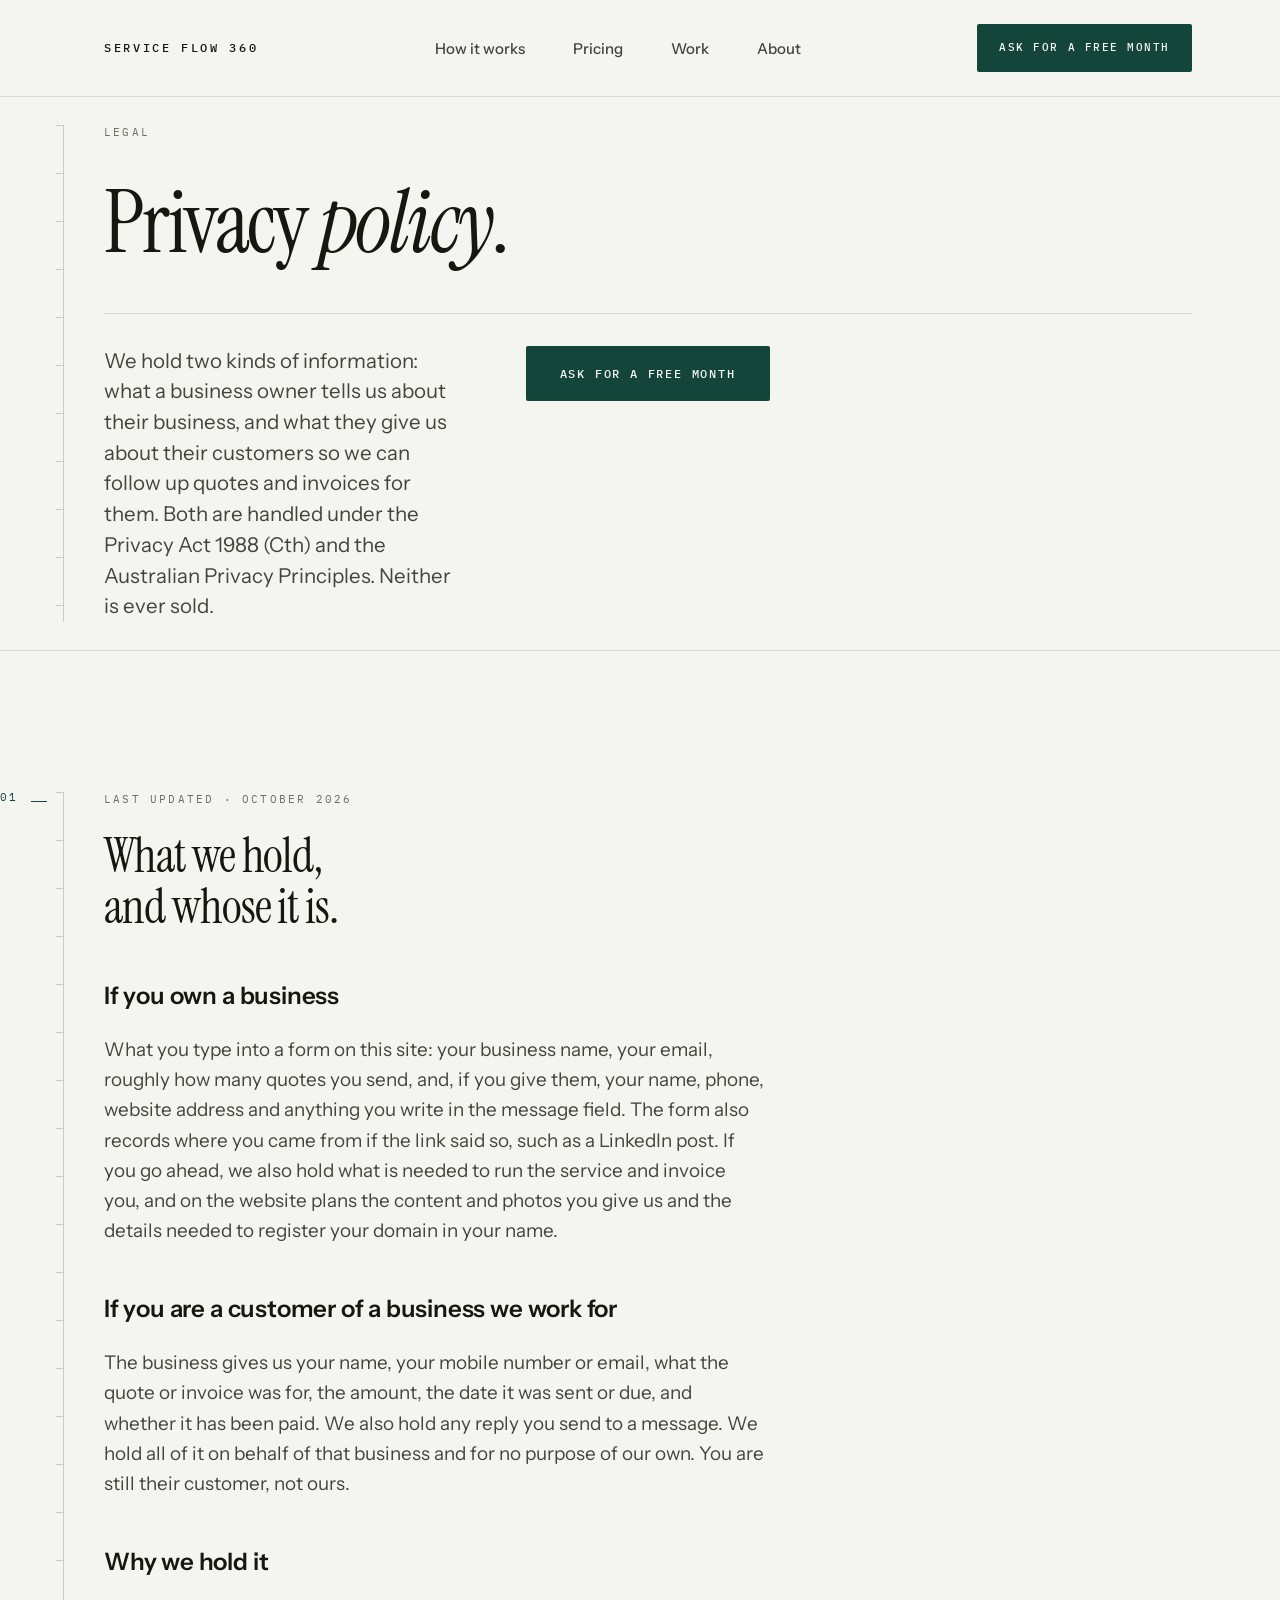
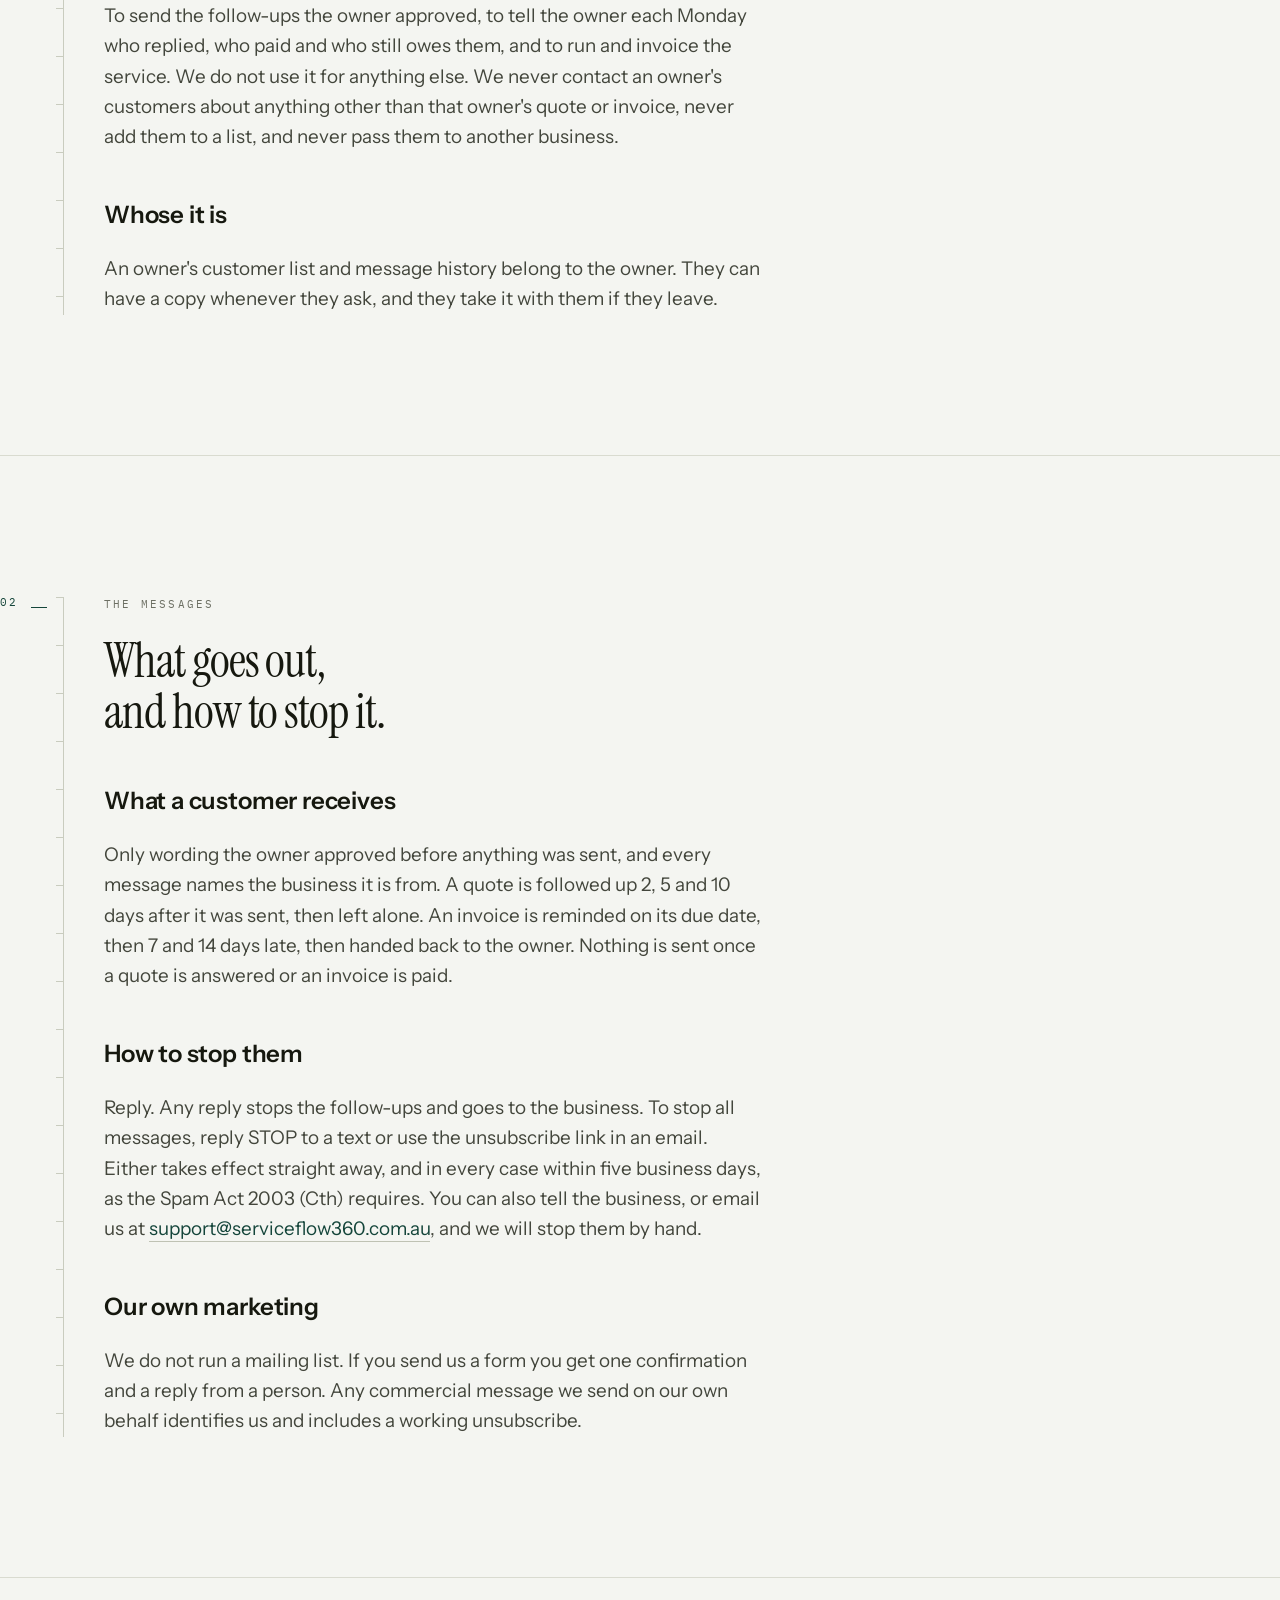
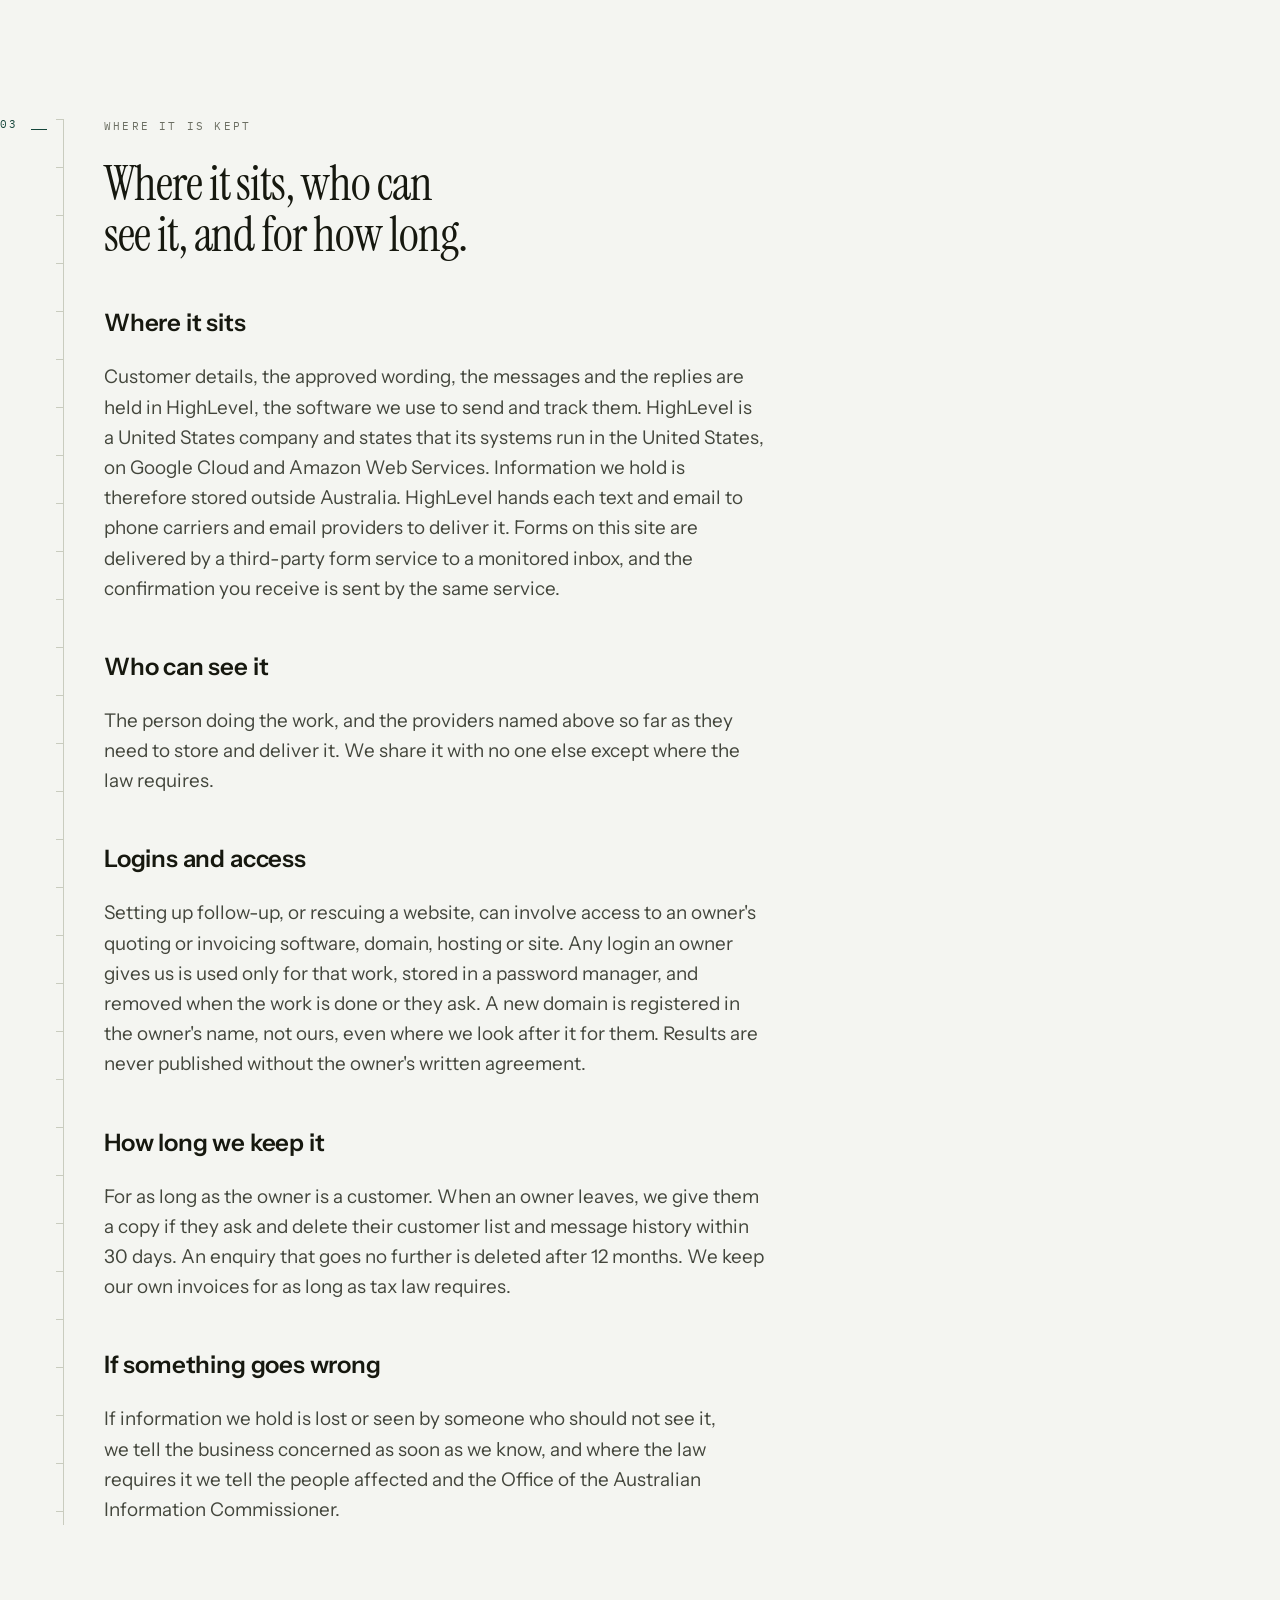
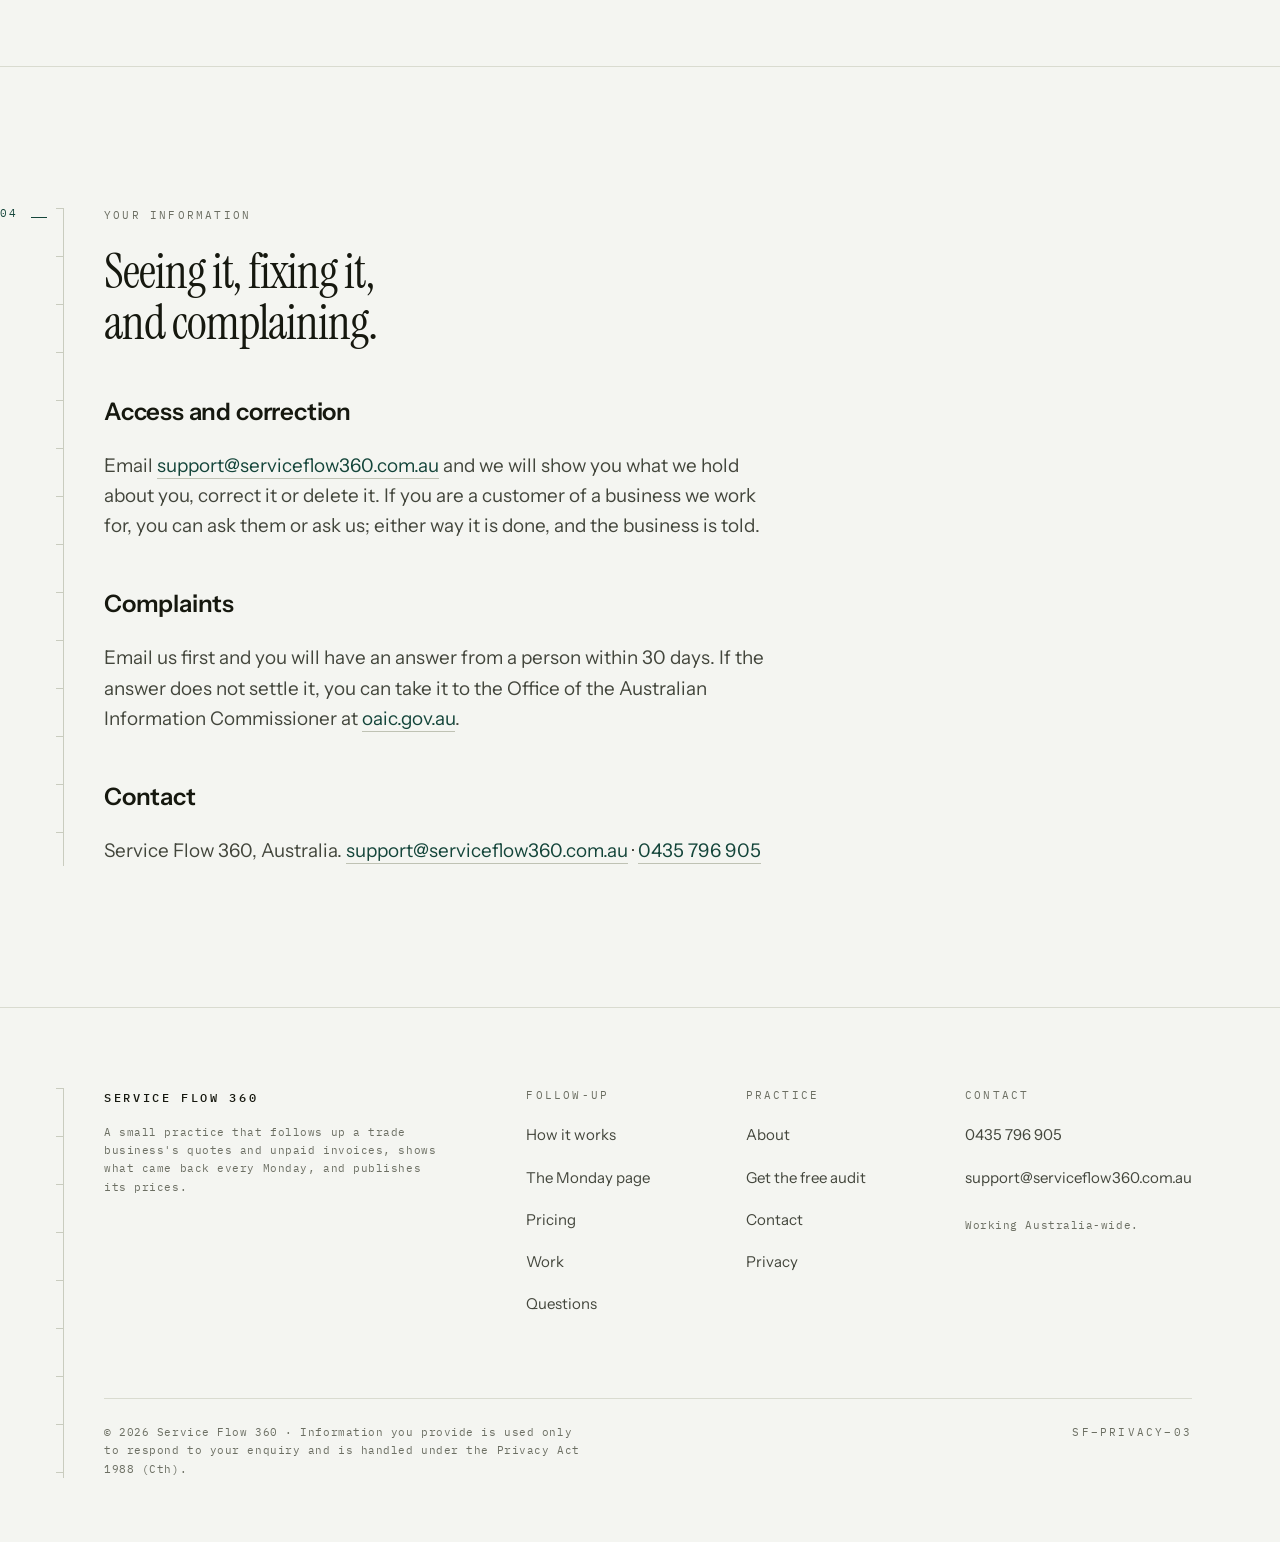
<file: privacy/index.html>
<!DOCTYPE html><html lang="en-AU" data-astro-cid-hkbrpulz><head><meta charset="utf-8"><meta name="viewport" content="width=device-width, initial-scale=1"><title>Privacy policy — Service Flow 360</title><meta name="description" content="What Service Flow 360 holds about business owners and about their customers, where it is kept, what messages go out, and how to stop them."><link rel="canonical" href="https://serviceflow360.com.au/privacy/"><meta property="og:type" content="website"><meta property="og:title" content="Privacy policy — Service Flow 360"><meta property="og:description" content="What Service Flow 360 holds about business owners and about their customers, where it is kept, what messages go out, and how to stop them."><meta property="og:url" content="https://serviceflow360.com.au/privacy/"><meta property="og:locale" content="en_AU"><!-- The card is rendered from linkedin/share-card.html. Re-render it when
       the offer wording changes, or every shared link shows the old offer. --><meta property="og:image" content="https://serviceflow360.com.au/images/og-default.png"><meta property="og:image:width" content="1200"><meta property="og:image:height" content="630"><meta property="og:image:alt" content="Service Flow 360. Quotes followed up. Invoices chased."><meta name="twitter:card" content="summary_large_image"><meta name="twitter:image" content="https://serviceflow360.com.au/images/og-default.png"><meta name="theme-color" content="#F4F5F1" media="(prefers-color-scheme: light)"><meta name="theme-color" content="#14160F" media="(prefers-color-scheme: dark)"><link rel="icon" href="/favicon.svg" type="image/svg+xml"><!-- The H1 is the LCP element and it is set in the serif. Preload both faces. --><link rel="preload" href="/fonts/instrument-serif-400.woff2" as="font" type="font/woff2" crossorigin><link rel="preload" href="/fonts/instrument-serif-400-italic.woff2" as="font" type="font/woff2" crossorigin><script type="application/ld+json">{"@context":"https://schema.org","@type":"ProfessionalService","name":"Service Flow 360","description":"Quote and invoice follow-up for Australian trade and service businesses. Every quote followed up, every unpaid invoice reminded, one page every Monday, published prices, and your customer list stays yours.","url":"https://serviceflow360.com.au","areaServed":"Australia","address":{"@type":"PostalAddress","addressCountry":"AU"}}</script><link rel="stylesheet" href="/_astro/Section.BHcWdUez.css"></head><body data-astro-cid-hkbrpulz><a class="skip-link" href="#main" data-astro-cid-hkbrpulz>Skip to content</a><header class="nav" data-astro-cid-wpvy4v7s><div class="wrap nav-in" data-astro-cid-wpvy4v7s><a class="brand" href="/" data-astro-cid-wpvy4v7s>Service&nbsp;Flow&nbsp;360</a><nav aria-label="Primary" data-astro-cid-wpvy4v7s><ul role="list" data-astro-cid-wpvy4v7s><li data-astro-cid-wpvy4v7s><a href="/#how" data-astro-cid-wpvy4v7s>How it works</a></li><li data-astro-cid-wpvy4v7s><a href="/pricing" data-astro-cid-wpvy4v7s>Pricing</a></li><li data-astro-cid-wpvy4v7s><a href="/work" data-astro-cid-wpvy4v7s>Work</a></li><li data-astro-cid-wpvy4v7s><a href="/#about" data-astro-cid-wpvy4v7s>About</a></li></ul></nav><a class="cta" href="/#start" data-astro-cid-wpvy4v7s>Ask for a free month</a></div></header><main id="main" class="main" data-astro-cid-hkbrpulz><div class="hero compact" data-astro-cid-ge2uvauf><div class="wrap" data-astro-cid-ge2uvauf><div class="rule" aria-hidden="true" data-astro-cid-cn7sczra></div><p class="label" data-astro-cid-ge2uvauf>Legal</p><h1 data-astro-cid-ge2uvauf>Privacy <em>policy</em>.</h1><div class="under solo" data-astro-cid-ge2uvauf><div class="act" data-astro-cid-ge2uvauf><p class="deck" data-astro-cid-ge2uvauf>We hold two kinds of information: what a business owner tells us about their business, and what they give us about their customers so we can follow up quotes and invoices for them. Both are handled under the Privacy Act 1988 (Cth) and the Australian Privacy Principles. Neither is ever sold.</p><div class="act" data-astro-cid-amjew3wo><a class="btn" href="/#start" data-astro-cid-amjew3wo>Ask for a free month</a></div></div></div></div></div><section class="sec div" data-astro-cid-w6ymvdtg><div class="wrap" data-astro-cid-w6ymvdtg><div class="rule" aria-hidden="true" data-astro-cid-cn7sczra></div><div class="mark" aria-hidden="true" data-astro-cid-w6ymvdtg><i data-astro-cid-w6ymvdtg></i><span data-astro-cid-w6ymvdtg>01</span></div><div class="inner" data-astro-cid-w6ymvdtg><header class="head" data-astro-cid-w6ymvdtg><p class="label" data-astro-cid-w6ymvdtg>Last updated · October 2026</p><h2 data-astro-cid-w6ymvdtg>What we hold, and whose it is.</h2></header><div class="text stack-lg"><div class="stack"><h3>If you own a business</h3><p class="body-2">What you type into a form on this site: your business name, your email, roughly how many quotes you send, and, if you give them, your name, phone, website address and anything you write in the message field. The form also records where you came from if the link said so, such as a LinkedIn post. If you go ahead, we also hold what is needed to run the service and invoice you, and on the website plans the content and photos you give us and the details needed to register your domain in your name.</p></div><div class="stack"><h3>If you are a customer of a business we work for</h3><p class="body-2">The business gives us your name, your mobile number or email, what the quote or invoice was for, the amount, the date it was sent or due, and whether it has been paid. We also hold any reply you send to a message. We hold all of it on behalf of that business and for no purpose of our own. You are still their customer, not ours.</p></div><div class="stack"><h3>Why we hold it</h3><p class="body-2">To send the follow-ups the owner approved, to tell the owner each Monday who replied, who paid and who still owes them, and to run and invoice the service. We do not use it for anything else. We never contact an owner's customers about anything other than that owner's quote or invoice, never add them to a list, and never pass them to another business.</p></div><div class="stack"><h3>Whose it is</h3><p class="body-2">An owner's customer list and message history belong to the owner. They can have a copy whenever they ask, and they take it with them if they leave.</p></div></div></div></div></section><section class="sec div" data-astro-cid-w6ymvdtg><div class="wrap" data-astro-cid-w6ymvdtg><div class="rule" aria-hidden="true" data-astro-cid-cn7sczra></div><div class="mark" aria-hidden="true" data-astro-cid-w6ymvdtg><i data-astro-cid-w6ymvdtg></i><span data-astro-cid-w6ymvdtg>02</span></div><div class="inner" data-astro-cid-w6ymvdtg><header class="head" data-astro-cid-w6ymvdtg><p class="label" data-astro-cid-w6ymvdtg>The messages</p><h2 data-astro-cid-w6ymvdtg>What goes out, and how to stop it.</h2></header><div class="text stack-lg"><div class="stack"><h3>What a customer receives</h3><p class="body-2">Only wording the owner approved before anything was sent, and every message names the business it is from. A quote is followed up 2, 5 and 10 days after it was sent, then left alone. An invoice is reminded on its due date, then 7 and 14 days late, then handed back to the owner. Nothing is sent once a quote is answered or an invoice is paid.</p></div><div class="stack"><h3>How to stop them</h3><p class="body-2">Reply. Any reply stops the follow-ups and goes to the business. To stop all messages, reply STOP to a text or use the unsubscribe link in an email. Either takes effect straight away, and in every case within five business days, as the Spam Act 2003 (Cth) requires. You can also tell the business, or email us at <a href="mailto:support@serviceflow360.com.au">support@serviceflow360.com.au</a>, and we will stop them by hand.</p></div><div class="stack"><h3>Our own marketing</h3><p class="body-2">We do not run a mailing list. If you send us a form you get one confirmation and a reply from a person. Any commercial message we send on our own behalf identifies us and includes a working unsubscribe.</p></div></div></div></div></section><section class="sec div" data-astro-cid-w6ymvdtg><div class="wrap" data-astro-cid-w6ymvdtg><div class="rule" aria-hidden="true" data-astro-cid-cn7sczra></div><div class="mark" aria-hidden="true" data-astro-cid-w6ymvdtg><i data-astro-cid-w6ymvdtg></i><span data-astro-cid-w6ymvdtg>03</span></div><div class="inner" data-astro-cid-w6ymvdtg><header class="head" data-astro-cid-w6ymvdtg><p class="label" data-astro-cid-w6ymvdtg>Where it is kept</p><h2 data-astro-cid-w6ymvdtg>Where it sits, who can see it, and for how long.</h2></header><div class="text stack-lg"><div class="stack"><h3>Where it sits</h3><p class="body-2">Customer details, the approved wording, the messages and the replies are held in HighLevel, the software we use to send and track them. HighLevel is a United States company and states that its systems run in the United States, on Google Cloud and Amazon Web Services. Information we hold is therefore stored outside Australia. HighLevel hands each text and email to phone carriers and email providers to deliver it. Forms on this site are delivered by a third-party form service to a monitored inbox, and the confirmation you receive is sent by the same service.</p></div><div class="stack"><h3>Who can see it</h3><p class="body-2">The person doing the work, and the providers named above so far as they need to store and deliver it. We share it with no one else except where the law requires.</p></div><div class="stack"><h3>Logins and access</h3><p class="body-2">Setting up follow-up, or rescuing a website, can involve access to an owner's quoting or invoicing software, domain, hosting or site. Any login an owner gives us is used only for that work, stored in a password manager, and removed when the work is done or they ask. A new domain is registered in the owner's name, not ours, even where we look after it for them. Results are never published without the owner's written agreement.</p></div><div class="stack"><h3>How long we keep it</h3><p class="body-2">For as long as the owner is a customer. When an owner leaves, we give them a copy if they ask and delete their customer list and message history within 30 days. An enquiry that goes no further is deleted after 12 months. We keep our own invoices for as long as tax law requires.</p></div><div class="stack"><h3>If something goes wrong</h3><p class="body-2">If information we hold is lost or seen by someone who should not see it, we tell the business concerned as soon as we know, and where the law requires it we tell the people affected and the Office of the Australian Information Commissioner.</p></div></div></div></div></section><section class="sec div" data-astro-cid-w6ymvdtg><div class="wrap" data-astro-cid-w6ymvdtg><div class="rule" aria-hidden="true" data-astro-cid-cn7sczra></div><div class="mark" aria-hidden="true" data-astro-cid-w6ymvdtg><i data-astro-cid-w6ymvdtg></i><span data-astro-cid-w6ymvdtg>04</span></div><div class="inner" data-astro-cid-w6ymvdtg><header class="head" data-astro-cid-w6ymvdtg><p class="label" data-astro-cid-w6ymvdtg>Your information</p><h2 data-astro-cid-w6ymvdtg>Seeing it, fixing it, and complaining.</h2></header><div class="text stack-lg"><div class="stack"><h3>Access and correction</h3><p class="body-2">Email <a href="mailto:support@serviceflow360.com.au">support@serviceflow360.com.au</a> and we will show you what we hold about you, correct it or delete it. If you are a customer of a business we work for, you can ask them or ask us; either way it is done, and the business is told.</p></div><div class="stack"><h3>Complaints</h3><p class="body-2">Email us first and you will have an answer from a person within 30 days. If the answer does not settle it, you can take it to the Office of the Australian Information Commissioner at <a href="https://www.oaic.gov.au/">oaic.gov.au</a>.</p></div><div class="stack"><h3>Contact</h3><p class="body-2">Service Flow 360, Australia. <a href="mailto:support@serviceflow360.com.au">support@serviceflow360.com.au</a> · <a href="tel:+61435796905">0435 796 905</a></p></div></div></div></div></section></main><footer class="ft" data-astro-cid-jo6i4kqk><div class="wrap" data-astro-cid-jo6i4kqk><div class="rule" aria-hidden="true" data-astro-cid-cn7sczra></div><div class="grid" data-astro-cid-jo6i4kqk><div class="about" data-astro-cid-jo6i4kqk><p class="brand" data-astro-cid-jo6i4kqk>Service Flow 360</p><p class="micro" data-astro-cid-jo6i4kqk>A small practice that follows up a trade business's quotes and unpaid invoices, shows what came back every Monday, and publishes its prices.</p></div><nav class="grps" aria-label="Footer" data-astro-cid-jo6i4kqk><div class="grp" data-astro-cid-jo6i4kqk><h2 class="label" data-astro-cid-jo6i4kqk>Follow-up</h2><ul role="list" data-astro-cid-jo6i4kqk><li data-astro-cid-jo6i4kqk><a href="/#how" data-astro-cid-jo6i4kqk>How it works</a></li><li data-astro-cid-jo6i4kqk><a href="/#monday" data-astro-cid-jo6i4kqk>The Monday page</a></li><li data-astro-cid-jo6i4kqk><a href="/pricing" data-astro-cid-jo6i4kqk>Pricing</a></li><li data-astro-cid-jo6i4kqk><a href="/work" data-astro-cid-jo6i4kqk>Work</a></li><li data-astro-cid-jo6i4kqk><a href="/#faq" data-astro-cid-jo6i4kqk>Questions</a></li></ul></div><div class="grp" data-astro-cid-jo6i4kqk><h2 class="label" data-astro-cid-jo6i4kqk>Practice</h2><ul role="list" data-astro-cid-jo6i4kqk><li data-astro-cid-jo6i4kqk><a href="/#about" data-astro-cid-jo6i4kqk>About</a></li><li data-astro-cid-jo6i4kqk><a href="/get-audit" data-astro-cid-jo6i4kqk>Get the free audit</a></li><li data-astro-cid-jo6i4kqk><a href="/contact" data-astro-cid-jo6i4kqk>Contact</a></li><li data-astro-cid-jo6i4kqk><a href="/privacy" data-astro-cid-jo6i4kqk>Privacy</a></li></ul></div><div class="grp" data-astro-cid-jo6i4kqk><h2 class="label" data-astro-cid-jo6i4kqk>Contact</h2><ul role="list" data-astro-cid-jo6i4kqk><li data-astro-cid-jo6i4kqk><a href="tel:+61435796905" data-astro-cid-jo6i4kqk>0435 796 905</a></li><li data-astro-cid-jo6i4kqk><a href="mailto:support@serviceflow360.com.au" data-astro-cid-jo6i4kqk>support@serviceflow360.com.au</a></li></ul><p class="micro loc" data-astro-cid-jo6i4kqk>Working Australia-wide.</p></div></nav></div><div class="base" data-astro-cid-jo6i4kqk><p class="micro" data-astro-cid-jo6i4kqk>© 2026 Service Flow 360 · Information you provide is used only to respond to your enquiry and is handled under the Privacy Act 1988 (Cth).</p><p class="label doc" data-astro-cid-jo6i4kqk>SF–PRIVACY–03</p></div></div></footer></body></html>
</file>
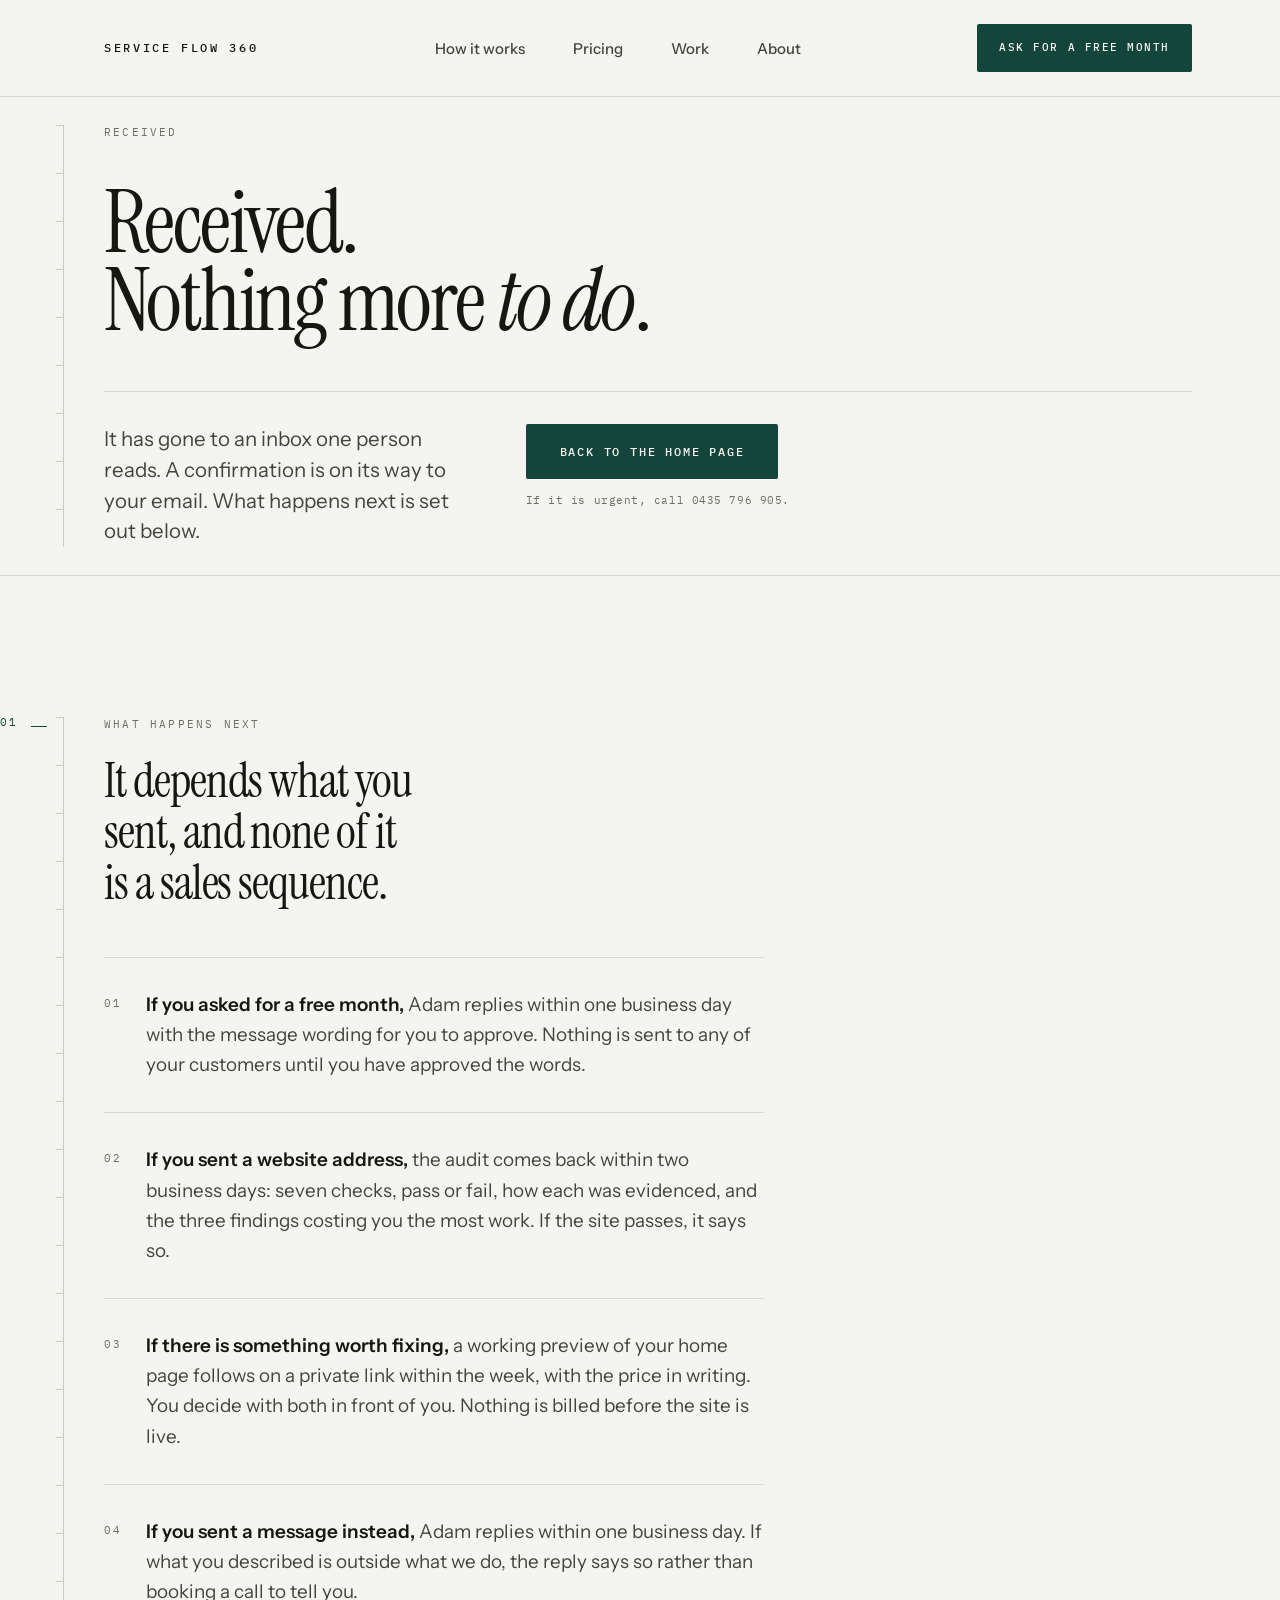
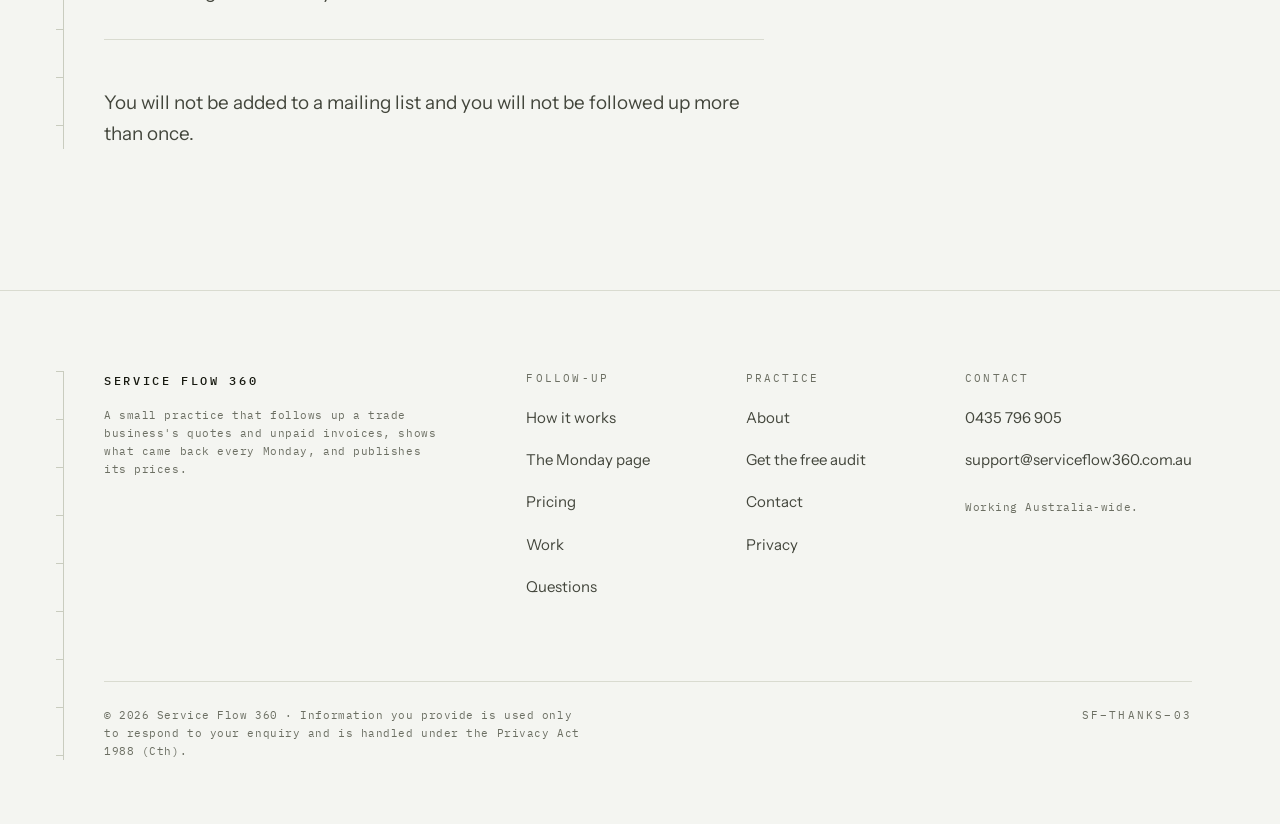
<file: thanks/index.html>
<!DOCTYPE html><html lang="en-AU" data-astro-cid-hkbrpulz><head><meta charset="utf-8"><meta name="viewport" content="width=device-width, initial-scale=1"><title>Received — Service Flow 360</title><meta name="description" content="Your message has reached Adam at Service Flow 360. What happens next is set out here."><link rel="canonical" href="https://serviceflow360.com.au/thanks/"><meta property="og:type" content="website"><meta property="og:title" content="Received — Service Flow 360"><meta property="og:description" content="Your message has reached Adam at Service Flow 360. What happens next is set out here."><meta property="og:url" content="https://serviceflow360.com.au/thanks/"><meta property="og:locale" content="en_AU"><!-- The card is rendered from linkedin/share-card.html. Re-render it when
       the offer wording changes, or every shared link shows the old offer. --><meta property="og:image" content="https://serviceflow360.com.au/images/og-default.png"><meta property="og:image:width" content="1200"><meta property="og:image:height" content="630"><meta property="og:image:alt" content="Service Flow 360. Quotes followed up. Invoices chased."><meta name="twitter:card" content="summary_large_image"><meta name="twitter:image" content="https://serviceflow360.com.au/images/og-default.png"><meta name="theme-color" content="#F4F5F1" media="(prefers-color-scheme: light)"><meta name="theme-color" content="#14160F" media="(prefers-color-scheme: dark)"><link rel="icon" href="/favicon.svg" type="image/svg+xml"><!-- The H1 is the LCP element and it is set in the serif. Preload both faces. --><link rel="preload" href="/fonts/instrument-serif-400.woff2" as="font" type="font/woff2" crossorigin><link rel="preload" href="/fonts/instrument-serif-400-italic.woff2" as="font" type="font/woff2" crossorigin><script type="application/ld+json">{"@context":"https://schema.org","@type":"ProfessionalService","name":"Service Flow 360","description":"Quote and invoice follow-up for Australian trade and service businesses. Every quote followed up, every unpaid invoice reminded, one page every Monday, published prices, and your customer list stays yours.","url":"https://serviceflow360.com.au","areaServed":"Australia","address":{"@type":"PostalAddress","addressCountry":"AU"}}</script><link rel="stylesheet" href="/_astro/Section.BHcWdUez.css"><style>.steps[data-astro-cid-hr5lgue2]{border-top:1px solid var(--rule);max-width:var(--w-text);margin:0;padding:0;list-style:none}.steps[data-astro-cid-hr5lgue2] li[data-astro-cid-hr5lgue2]{gap:var(--s5);padding:var(--s6) 0;border-bottom:1px solid var(--rule);color:var(--ink-2);display:flex}.n[data-astro-cid-hr5lgue2]{font-size:var(--t-label);color:var(--ink-3);letter-spacing:.16em;flex:none;padding-top:5px}strong[data-astro-cid-hr5lgue2]{color:var(--ink);font-weight:600}
</style></head><body data-astro-cid-hkbrpulz><a class="skip-link" href="#main" data-astro-cid-hkbrpulz>Skip to content</a><header class="nav" data-astro-cid-wpvy4v7s><div class="wrap nav-in" data-astro-cid-wpvy4v7s><a class="brand" href="/" data-astro-cid-wpvy4v7s>Service&nbsp;Flow&nbsp;360</a><nav aria-label="Primary" data-astro-cid-wpvy4v7s><ul role="list" data-astro-cid-wpvy4v7s><li data-astro-cid-wpvy4v7s><a href="/#how" data-astro-cid-wpvy4v7s>How it works</a></li><li data-astro-cid-wpvy4v7s><a href="/pricing" data-astro-cid-wpvy4v7s>Pricing</a></li><li data-astro-cid-wpvy4v7s><a href="/work" data-astro-cid-wpvy4v7s>Work</a></li><li data-astro-cid-wpvy4v7s><a href="/#about" data-astro-cid-wpvy4v7s>About</a></li></ul></nav><a class="cta" href="/#start" data-astro-cid-wpvy4v7s>Ask for a free month</a></div></header><main id="main" class="main" data-astro-cid-hkbrpulz><div class="hero compact" data-astro-cid-ge2uvauf><div class="wrap" data-astro-cid-ge2uvauf><div class="rule" aria-hidden="true" data-astro-cid-cn7sczra></div><p class="label" data-astro-cid-ge2uvauf>Received</p><h1 data-astro-cid-ge2uvauf>Received. <br data-astro-cid-hr5lgue2>Nothing more <em data-astro-cid-hr5lgue2>to do</em>.</h1><div class="under solo" data-astro-cid-ge2uvauf><div class="act" data-astro-cid-ge2uvauf><p class="deck" data-astro-cid-ge2uvauf>It has gone to an inbox one person reads. A confirmation is on its way to your email. What happens next is set out below.</p><div class="act" data-astro-cid-amjew3wo><a class="btn" href="/" data-astro-cid-amjew3wo>Back to the home page</a><p class="micro" data-astro-cid-amjew3wo>If it is urgent, call 0435 796 905.</p></div></div></div></div></div><section class="sec div" data-astro-cid-w6ymvdtg><div class="wrap" data-astro-cid-w6ymvdtg><div class="rule" aria-hidden="true" data-astro-cid-cn7sczra></div><div class="mark" aria-hidden="true" data-astro-cid-w6ymvdtg><i data-astro-cid-w6ymvdtg></i><span data-astro-cid-w6ymvdtg>01</span></div><div class="inner" data-astro-cid-w6ymvdtg><header class="head" data-astro-cid-w6ymvdtg><p class="label" data-astro-cid-w6ymvdtg>What happens next</p><h2 data-astro-cid-w6ymvdtg>It depends what you sent, and none of it is a sales sequence.</h2></header><ol class="steps" role="list" data-astro-cid-hr5lgue2><li data-astro-cid-hr5lgue2><span class="n num" data-astro-cid-hr5lgue2>01</span><span data-astro-cid-hr5lgue2><strong data-astro-cid-hr5lgue2>If you asked for a free month,</strong> Adam replies within one business day with the message wording for you to approve. Nothing is sent to any of your customers until you have approved the words.</span></li><li data-astro-cid-hr5lgue2><span class="n num" data-astro-cid-hr5lgue2>02</span><span data-astro-cid-hr5lgue2><strong data-astro-cid-hr5lgue2>If you sent a website address,</strong> the audit comes back within two business days: seven checks, pass or fail, how each was evidenced, and the three findings costing you the most work. If the site passes, it says so.</span></li><li data-astro-cid-hr5lgue2><span class="n num" data-astro-cid-hr5lgue2>03</span><span data-astro-cid-hr5lgue2><strong data-astro-cid-hr5lgue2>If there is something worth fixing,</strong> a working preview of your home page follows on a private link within the week, with the price in writing. You decide with both in front of you. Nothing is billed before the site is live.</span></li><li data-astro-cid-hr5lgue2><span class="n num" data-astro-cid-hr5lgue2>04</span><span data-astro-cid-hr5lgue2><strong data-astro-cid-hr5lgue2>If you sent a message instead,</strong> Adam replies within one business day. If what you described is outside what we do, the reply says so rather than booking a call to tell you.</span></li></ol><p class="text body-2" data-astro-cid-hr5lgue2>You will not be added to a mailing list and you will not be followed up more than once.</p></div></div></section></main><footer class="ft" data-astro-cid-jo6i4kqk><div class="wrap" data-astro-cid-jo6i4kqk><div class="rule" aria-hidden="true" data-astro-cid-cn7sczra></div><div class="grid" data-astro-cid-jo6i4kqk><div class="about" data-astro-cid-jo6i4kqk><p class="brand" data-astro-cid-jo6i4kqk>Service Flow 360</p><p class="micro" data-astro-cid-jo6i4kqk>A small practice that follows up a trade business's quotes and unpaid invoices, shows what came back every Monday, and publishes its prices.</p></div><nav class="grps" aria-label="Footer" data-astro-cid-jo6i4kqk><div class="grp" data-astro-cid-jo6i4kqk><h2 class="label" data-astro-cid-jo6i4kqk>Follow-up</h2><ul role="list" data-astro-cid-jo6i4kqk><li data-astro-cid-jo6i4kqk><a href="/#how" data-astro-cid-jo6i4kqk>How it works</a></li><li data-astro-cid-jo6i4kqk><a href="/#monday" data-astro-cid-jo6i4kqk>The Monday page</a></li><li data-astro-cid-jo6i4kqk><a href="/pricing" data-astro-cid-jo6i4kqk>Pricing</a></li><li data-astro-cid-jo6i4kqk><a href="/work" data-astro-cid-jo6i4kqk>Work</a></li><li data-astro-cid-jo6i4kqk><a href="/#faq" data-astro-cid-jo6i4kqk>Questions</a></li></ul></div><div class="grp" data-astro-cid-jo6i4kqk><h2 class="label" data-astro-cid-jo6i4kqk>Practice</h2><ul role="list" data-astro-cid-jo6i4kqk><li data-astro-cid-jo6i4kqk><a href="/#about" data-astro-cid-jo6i4kqk>About</a></li><li data-astro-cid-jo6i4kqk><a href="/get-audit" data-astro-cid-jo6i4kqk>Get the free audit</a></li><li data-astro-cid-jo6i4kqk><a href="/contact" data-astro-cid-jo6i4kqk>Contact</a></li><li data-astro-cid-jo6i4kqk><a href="/privacy" data-astro-cid-jo6i4kqk>Privacy</a></li></ul></div><div class="grp" data-astro-cid-jo6i4kqk><h2 class="label" data-astro-cid-jo6i4kqk>Contact</h2><ul role="list" data-astro-cid-jo6i4kqk><li data-astro-cid-jo6i4kqk><a href="tel:+61435796905" data-astro-cid-jo6i4kqk>0435 796 905</a></li><li data-astro-cid-jo6i4kqk><a href="mailto:support@serviceflow360.com.au" data-astro-cid-jo6i4kqk>support@serviceflow360.com.au</a></li></ul><p class="micro loc" data-astro-cid-jo6i4kqk>Working Australia-wide.</p></div></nav></div><div class="base" data-astro-cid-jo6i4kqk><p class="micro" data-astro-cid-jo6i4kqk>© 2026 Service Flow 360 · Information you provide is used only to respond to your enquiry and is handled under the Privacy Act 1988 (Cth).</p><p class="label doc" data-astro-cid-jo6i4kqk>SF–THANKS–03</p></div></div></footer></body></html>
</file>
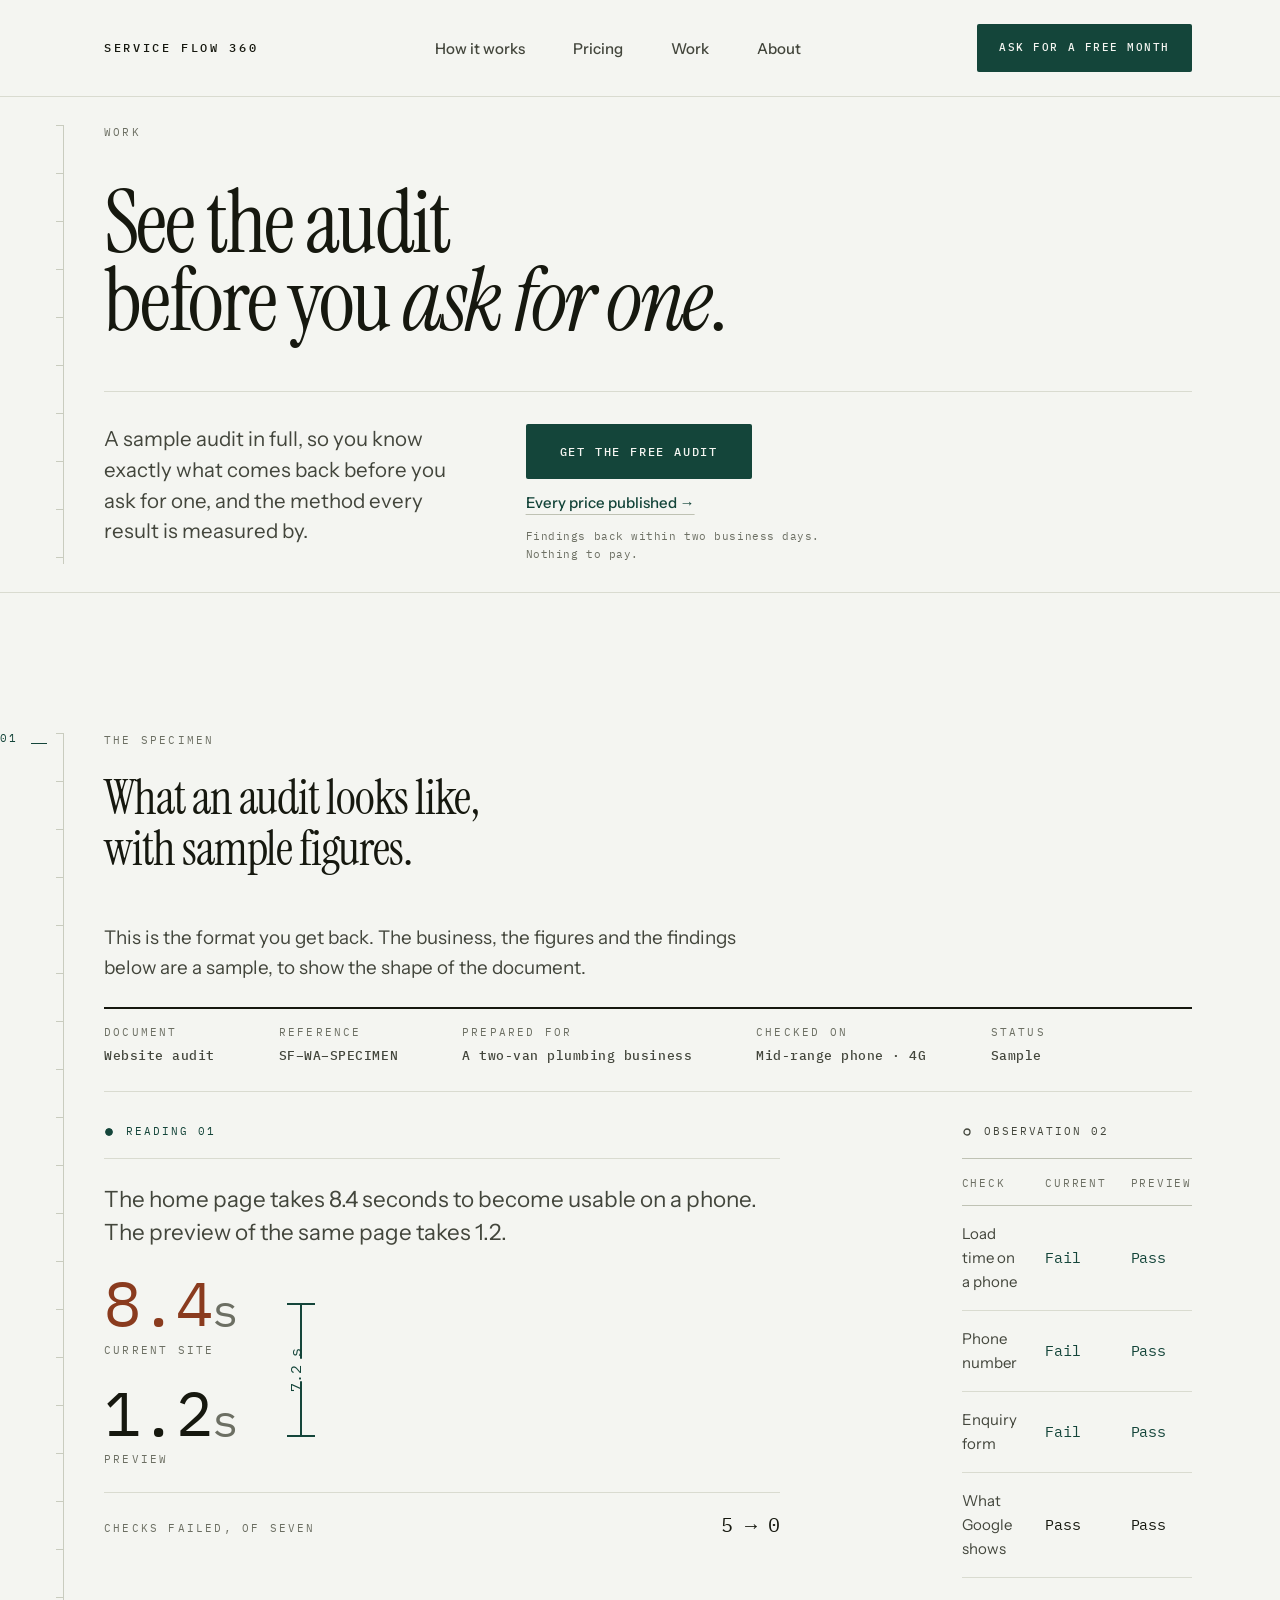
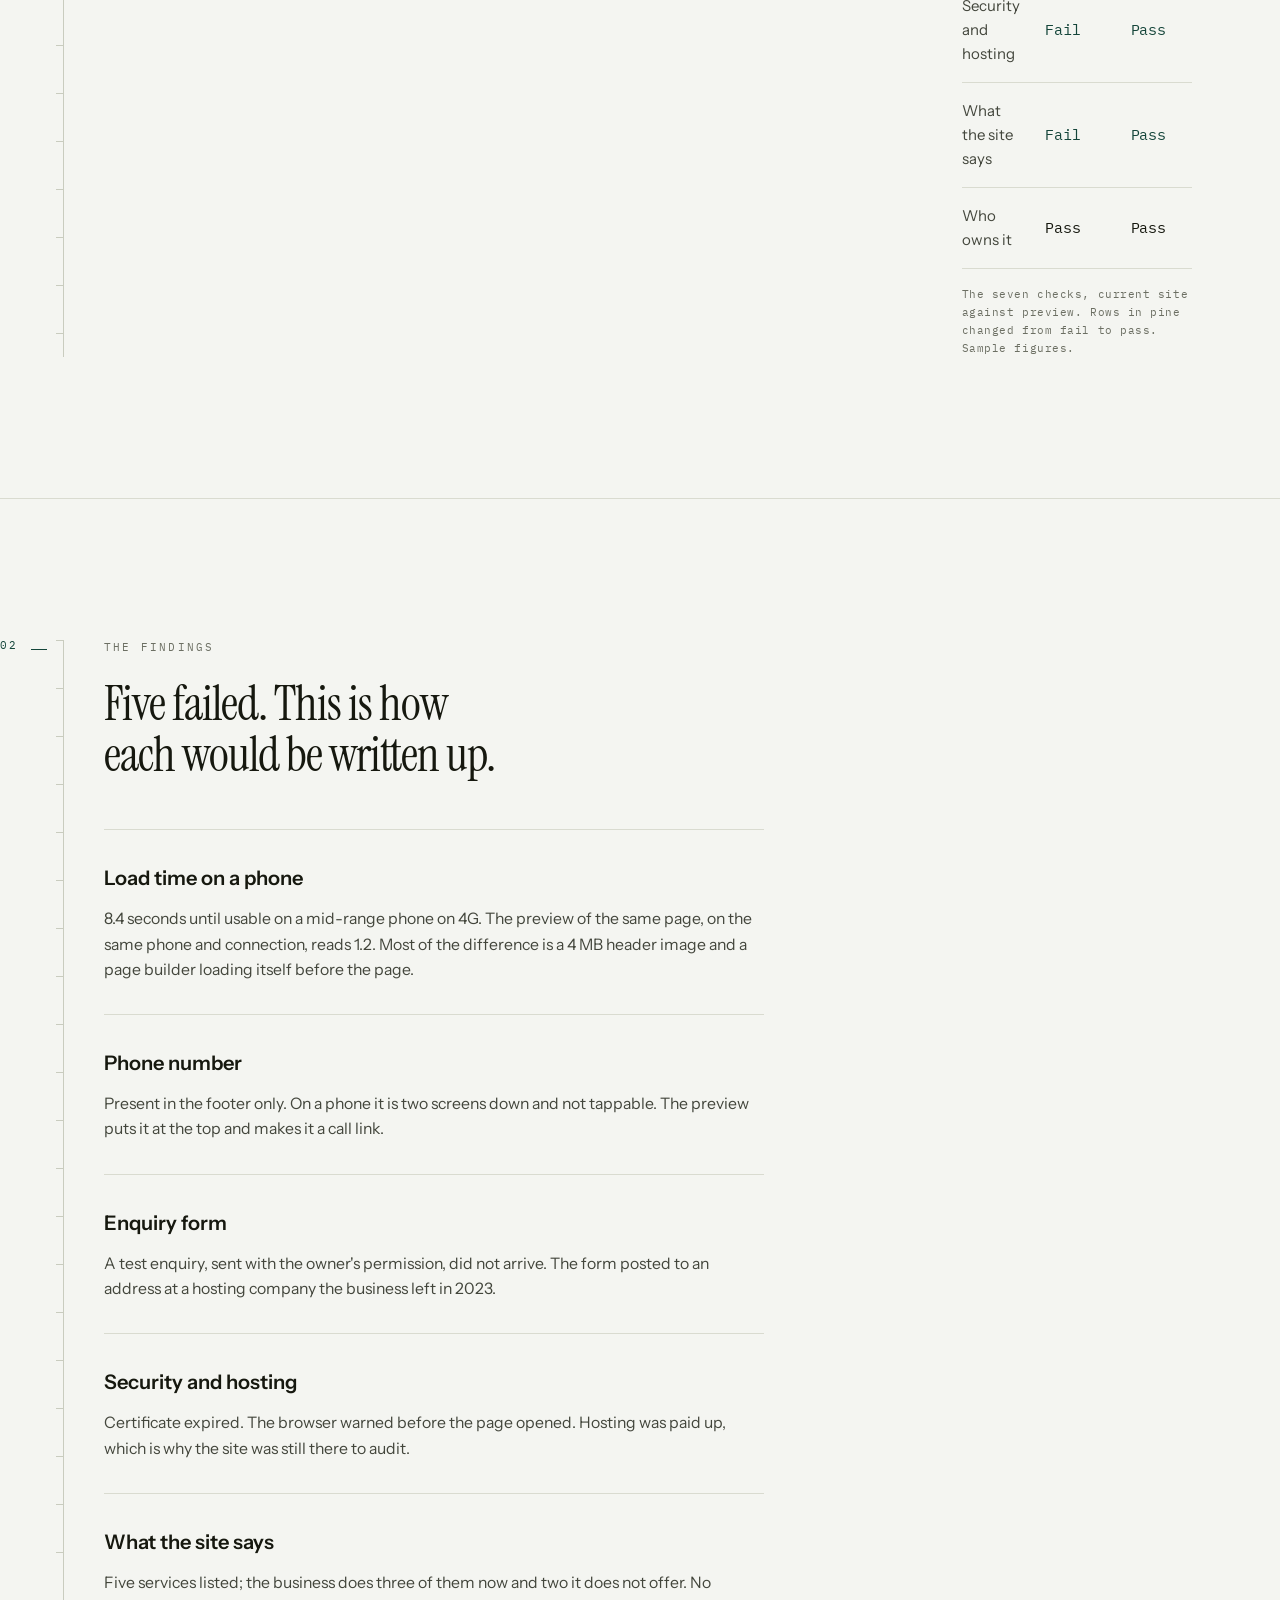
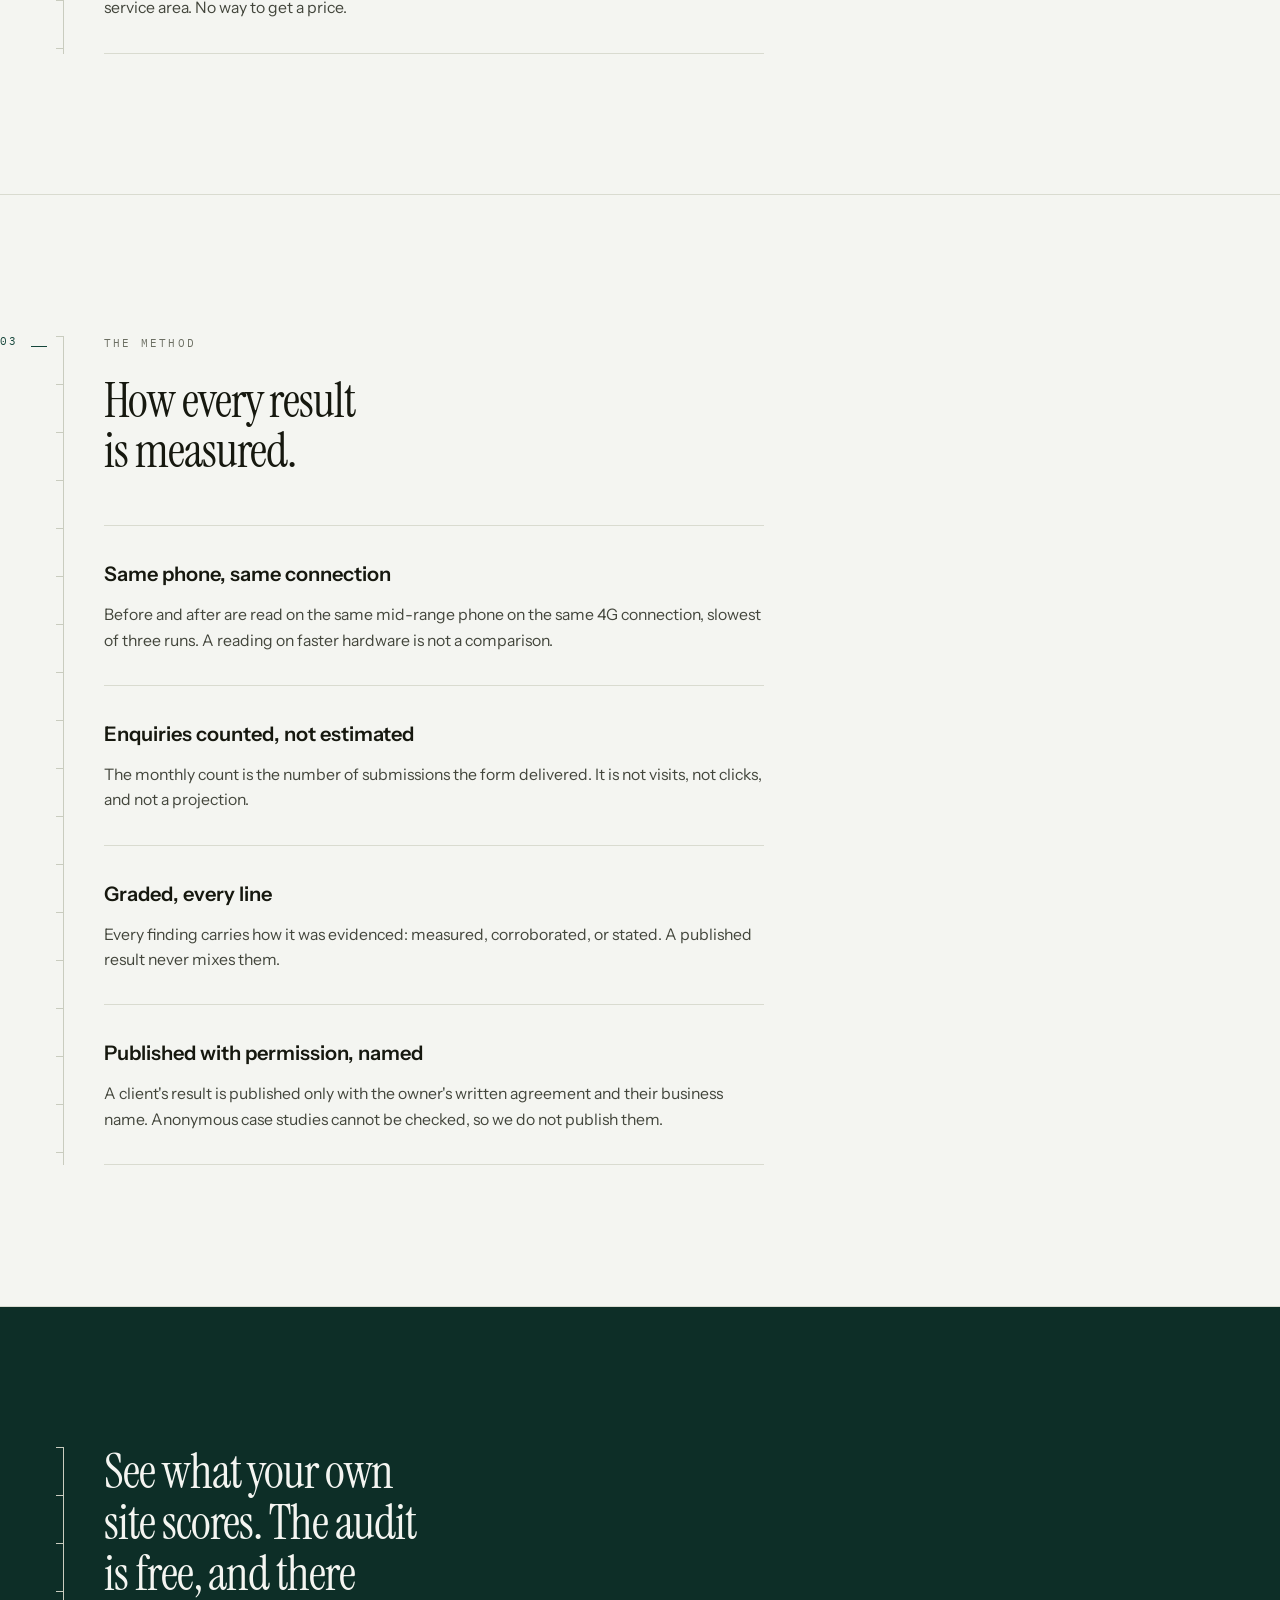
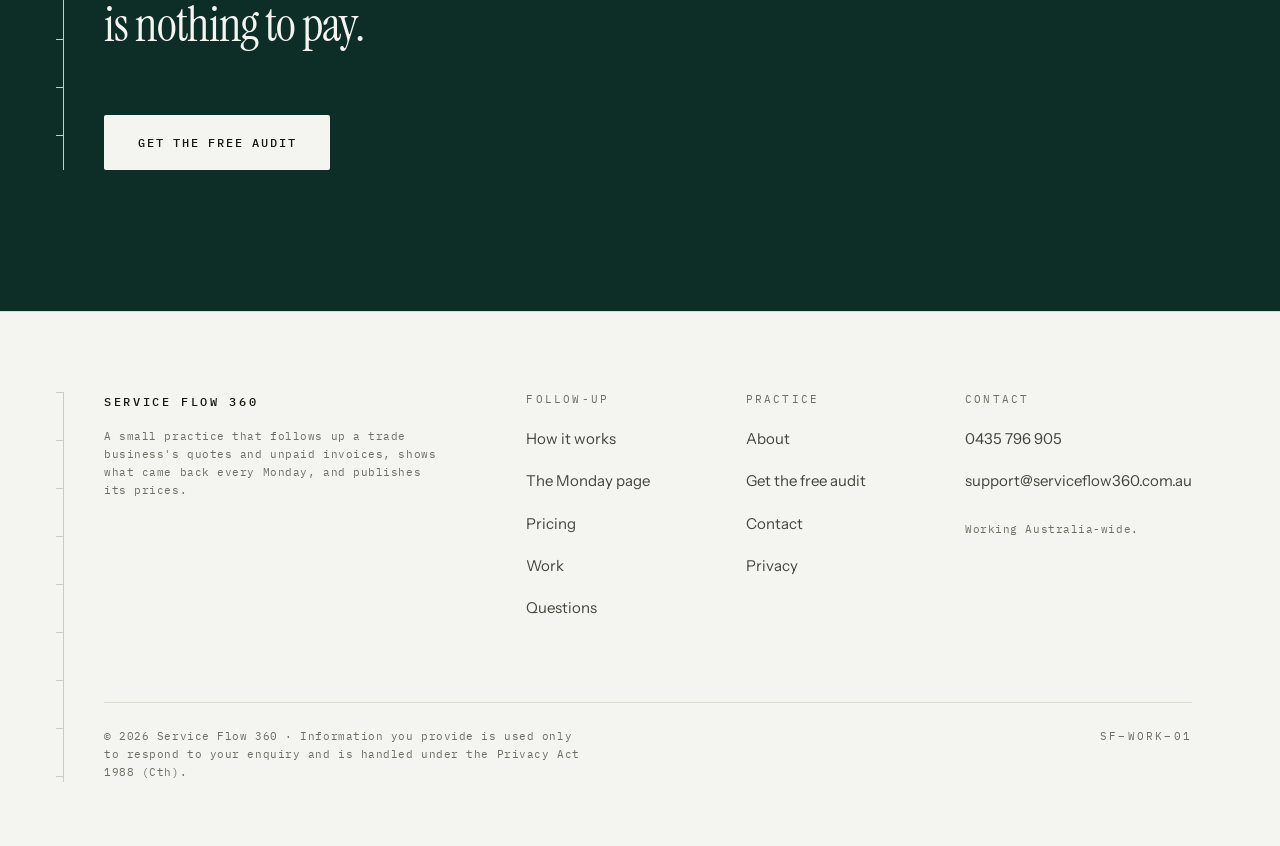
<file: work/index.html>
<!DOCTYPE html><html lang="en-AU" data-astro-cid-hkbrpulz><head><meta charset="utf-8"><meta name="viewport" content="width=device-width, initial-scale=1"><title>Work — Service Flow 360</title><meta name="description" content="A sample website audit in full, so you can see what you get back, and the method every result is measured by."><link rel="canonical" href="https://serviceflow360.com.au/work/"><meta property="og:type" content="website"><meta property="og:title" content="Work — Service Flow 360"><meta property="og:description" content="A sample website audit in full, so you can see what you get back, and the method every result is measured by."><meta property="og:url" content="https://serviceflow360.com.au/work/"><meta property="og:locale" content="en_AU"><!-- The card is rendered from linkedin/share-card.html. Re-render it when
       the offer wording changes, or every shared link shows the old offer. --><meta property="og:image" content="https://serviceflow360.com.au/images/og-default.png"><meta property="og:image:width" content="1200"><meta property="og:image:height" content="630"><meta property="og:image:alt" content="Service Flow 360. Quotes followed up. Invoices chased."><meta name="twitter:card" content="summary_large_image"><meta name="twitter:image" content="https://serviceflow360.com.au/images/og-default.png"><meta name="theme-color" content="#F4F5F1" media="(prefers-color-scheme: light)"><meta name="theme-color" content="#14160F" media="(prefers-color-scheme: dark)"><link rel="icon" href="/favicon.svg" type="image/svg+xml"><!-- The H1 is the LCP element and it is set in the serif. Preload both faces. --><link rel="preload" href="/fonts/instrument-serif-400.woff2" as="font" type="font/woff2" crossorigin><link rel="preload" href="/fonts/instrument-serif-400-italic.woff2" as="font" type="font/woff2" crossorigin><script type="application/ld+json">{"@context":"https://schema.org","@type":"ProfessionalService","name":"Service Flow 360","description":"Quote and invoice follow-up for Australian trade and service businesses. Every quote followed up, every unpaid invoice reminded, one page every Monday, published prices, and your customer list stays yours.","url":"https://serviceflow360.com.au","areaServed":"Australia","address":{"@type":"PostalAddress","addressCountry":"AU"}}</script><link rel="stylesheet" href="/_astro/Section.BHcWdUez.css"><style>.grid[data-astro-cid-6ftvmqcp]{grid-template-columns:minmax(0, 1fr) var(--field);gap:var(--gap);align-items:var(--al);display:grid}.grid[data-astro-cid-6ftvmqcp].solo{grid-template-columns:minmax(0,1fr)}.main[data-astro-cid-6ftvmqcp],.field[data-astro-cid-6ftvmqcp]{min-width:0}@media (width<=860px){.grid[data-astro-cid-6ftvmqcp]{gap:var(--s9);grid-template-columns:1fr}.field[data-astro-cid-6ftvmqcp]{max-width:236px}}
.ev[data-astro-cid-vat3t7xl]{align-items:center;gap:var(--s2);font-family:var(--mono);font-size:var(--t-label);text-transform:uppercase;letter-spacing:.18em;font-variant-numeric:tabular-nums;line-height:1.4;display:inline-flex}.mk[data-astro-cid-vat3t7xl]{flex:none}.mt[data-astro-cid-vat3t7xl]{color:var(--ink-3)}.reading[data-astro-cid-vat3t7xl]{color:var(--pine)}.reading[data-astro-cid-vat3t7xl] .mk[data-astro-cid-vat3t7xl]{fill:var(--pine);stroke:var(--pine)}.observation[data-astro-cid-vat3t7xl]{color:var(--ink-2)}.observation[data-astro-cid-vat3t7xl] .mk[data-astro-cid-vat3t7xl]{fill:none;stroke:var(--ink-2)}.account[data-astro-cid-vat3t7xl]{color:var(--ink-3)}.account[data-astro-cid-vat3t7xl] .mk[data-astro-cid-vat3t7xl]{fill:none;stroke:var(--ink-3)}.calculation[data-astro-cid-vat3t7xl]{color:var(--pine);font-style:italic}.calculation[data-astro-cid-vat3t7xl] .mk[data-astro-cid-vat3t7xl]{fill:none;stroke:var(--pine)}
.tw[data-astro-cid-uwabcyt5]{overflow-x:auto}table[data-astro-cid-uwabcyt5]{border-collapse:collapse;width:100%;font-size:var(--t-small)}caption[data-astro-cid-uwabcyt5]{text-align:left;padding-bottom:var(--s4)}th[data-astro-cid-uwabcyt5],td[data-astro-cid-uwabcyt5]{padding:var(--s4) var(--s5) var(--s4) 0}th[data-astro-cid-uwabcyt5]:last-child,td[data-astro-cid-uwabcyt5]:last-child{padding-right:0}thead[data-astro-cid-uwabcyt5] th[data-astro-cid-uwabcyt5]{font-family:var(--mono);font-size:var(--t-label);text-transform:uppercase;letter-spacing:.16em;color:var(--ink-3);text-align:left;padding-top:0;padding-bottom:var(--s3);border-bottom:1px solid var(--rule-2);font-weight:400}tbody[data-astro-cid-uwabcyt5] th[data-astro-cid-uwabcyt5]{text-align:left;color:var(--ink-2);border-bottom:1px solid var(--rule);font-weight:400}td[data-astro-cid-uwabcyt5]{color:var(--ink);border-bottom:1px solid var(--rule);font-variant-numeric:tabular-nums}.n[data-astro-cid-uwabcyt5]{text-align:right}.clay[data-astro-cid-uwabcyt5]{color:var(--clay)}.pine[data-astro-cid-uwabcyt5]{color:var(--pine)}
.span[data-astro-cid-z4wg6vwh]{flex:none;width:auto;height:auto;overflow:visible}.v[data-astro-cid-z4wg6vwh]{font-family:var(--mono);font-variant-numeric:tabular-nums;letter-spacing:-.015em}.rb[data-astro-cid-yewg6myb]{gap:var(--s5);flex-direction:column;max-width:52ch;display:flex}.hd[data-astro-cid-yewg6myb]{border-bottom:1px solid var(--rule);padding-bottom:var(--s3)}.st[data-astro-cid-yewg6myb]{font-size:var(--t-lead);color:var(--ink-2);line-height:1.45}.meas[data-astro-cid-yewg6myb]{align-items:center;gap:var(--s7);display:flex}.pair[data-astro-cid-yewg6myb]{gap:var(--s5);flex-direction:column;display:flex}.one[data-astro-cid-yewg6myb]{gap:var(--s2);flex-direction:column;display:flex}.fig[data-astro-cid-yewg6myb]{font-size:var(--t-figure);color:var(--ink);line-height:1}.fig[data-astro-cid-yewg6myb].clay{color:var(--clay)}.sp[data-astro-cid-yewg6myb]{flex:none}.der[data-astro-cid-yewg6myb]{justify-content:space-between;align-items:baseline;gap:var(--s5);border-top:1px solid var(--rule);padding-top:var(--s4);display:flex}.dv[data-astro-cid-yewg6myb]{color:var(--ink);font-size:1.25rem}@media (width<=560px){.meas[data-astro-cid-yewg6myb]{gap:var(--s5)}}.mf[data-astro-cid-bjvameon]{gap:var(--s4);flex-direction:column;margin:0;display:flex}.hd[data-astro-cid-bjvameon]{border-bottom:1px solid var(--rule-2);padding-bottom:var(--s3)}.fg[data-astro-cid-bjvameon] svg:not(.span){width:100%;height:auto;overflow:visible}figcaption[data-astro-cid-bjvameon]{max-width:42ch}.specimen[data-astro-cid-r3bc3sjw]{gap:var(--s5);flex-direction:column;display:flex}.spec-note[data-astro-cid-r3bc3sjw]{max-width:52ch}@media (width<=860px){.specimen[data-astro-cid-r3bc3sjw] .grid{gap:var(--s7)}}.rows[data-astro-cid-r3bc3sjw]{border-top:1px solid var(--rule);max-width:var(--w-text)}.row[data-astro-cid-r3bc3sjw]{border-bottom:1px solid var(--rule);padding:var(--s6) 0;gap:var(--s3);flex-direction:column;display:flex}.row-h[data-astro-cid-r3bc3sjw]{font-size:1.0625em;font-weight:600}.row-p[data-astro-cid-r3bc3sjw]{color:var(--ink-2);font-size:.9875rem}
.tb[data-astro-cid-5kyhikxs]{gap:var(--s5) var(--s8);padding:var(--s4) 0 0;flex-wrap:wrap;margin:0;display:flex}.r-hair[data-astro-cid-5kyhikxs]{border-top:1px solid var(--rule)}.r-heavy[data-astro-cid-5kyhikxs]{border-top:2px solid var(--ink);border-bottom:1px solid var(--rule);padding-bottom:var(--s5)}.r-none[data-astro-cid-5kyhikxs]{border-top:0;padding-top:0}.f[data-astro-cid-5kyhikxs]{flex-direction:column;gap:6px;display:flex}.v[data-astro-cid-5kyhikxs]{font-family:var(--mono);letter-spacing:.04em;color:var(--ink-2);font-variant-numeric:tabular-nums;margin:0;font-size:.8125rem;font-weight:500}
</style></head><body data-astro-cid-hkbrpulz><a class="skip-link" href="#main" data-astro-cid-hkbrpulz>Skip to content</a><header class="nav" data-astro-cid-wpvy4v7s><div class="wrap nav-in" data-astro-cid-wpvy4v7s><a class="brand" href="/" data-astro-cid-wpvy4v7s>Service&nbsp;Flow&nbsp;360</a><nav aria-label="Primary" data-astro-cid-wpvy4v7s><ul role="list" data-astro-cid-wpvy4v7s><li data-astro-cid-wpvy4v7s><a href="/#how" data-astro-cid-wpvy4v7s>How it works</a></li><li data-astro-cid-wpvy4v7s><a href="/pricing" data-astro-cid-wpvy4v7s>Pricing</a></li><li data-astro-cid-wpvy4v7s><a href="/work" data-astro-cid-wpvy4v7s>Work</a></li><li data-astro-cid-wpvy4v7s><a href="/#about" data-astro-cid-wpvy4v7s>About</a></li></ul></nav><a class="cta" href="/#start" data-astro-cid-wpvy4v7s>Ask for a free month</a></div></header><main id="main" class="main" data-astro-cid-hkbrpulz><div class="hero compact" data-astro-cid-ge2uvauf><div class="wrap" data-astro-cid-ge2uvauf><div class="rule" aria-hidden="true" data-astro-cid-cn7sczra></div><p class="label" data-astro-cid-ge2uvauf>Work</p><h1 data-astro-cid-ge2uvauf>See the audit <br data-astro-cid-r3bc3sjw>before you <em data-astro-cid-r3bc3sjw>ask for one</em>.</h1><div class="under solo" data-astro-cid-ge2uvauf><div class="act" data-astro-cid-ge2uvauf><p class="deck" data-astro-cid-ge2uvauf>A sample audit in full, so you know exactly what comes back before you ask for one, and the method every result is measured by.</p><div class="act" data-astro-cid-amjew3wo><a class="btn" href="/get-audit" data-astro-cid-amjew3wo>Get the free audit</a><a class="alt" href="/pricing/" data-astro-cid-amjew3wo>Every price published &rarr;</a><p class="micro" data-astro-cid-amjew3wo>Findings back within two business days. Nothing to pay.</p></div></div></div></div></div><section class="sec div" data-astro-cid-w6ymvdtg><div class="wrap" data-astro-cid-w6ymvdtg><div class="rule" aria-hidden="true" data-astro-cid-cn7sczra></div><div class="mark" aria-hidden="true" data-astro-cid-w6ymvdtg><i data-astro-cid-w6ymvdtg></i><span data-astro-cid-w6ymvdtg>01</span></div><div class="inner" data-astro-cid-w6ymvdtg><header class="head" data-astro-cid-w6ymvdtg><p class="label" data-astro-cid-w6ymvdtg>The specimen</p><h2 data-astro-cid-w6ymvdtg>What an audit looks like, with sample figures.</h2></header><div class="specimen" data-astro-cid-r3bc3sjw><p class="spec-note body-2" data-astro-cid-r3bc3sjw>This is the format you get back. The business, the figures and the findings below are a sample, to show the shape of the document.</p><dl class="tb r-heavy" data-astro-cid-5kyhikxs><div class="f" data-astro-cid-5kyhikxs><dt class="label" data-astro-cid-5kyhikxs>Document</dt><dd class="v" data-astro-cid-5kyhikxs>Website audit</dd></div><div class="f" data-astro-cid-5kyhikxs><dt class="label" data-astro-cid-5kyhikxs>Reference</dt><dd class="v" data-astro-cid-5kyhikxs>SF–WA–SPECIMEN</dd></div><div class="f" data-astro-cid-5kyhikxs><dt class="label" data-astro-cid-5kyhikxs>Prepared for</dt><dd class="v" data-astro-cid-5kyhikxs>A two-van plumbing business</dd></div><div class="f" data-astro-cid-5kyhikxs><dt class="label" data-astro-cid-5kyhikxs>Checked on</dt><dd class="v" data-astro-cid-5kyhikxs>Mid-range phone · 4G</dd></div><div class="f" data-astro-cid-5kyhikxs><dt class="label" data-astro-cid-5kyhikxs>Status</dt><dd class="v" data-astro-cid-5kyhikxs>Sample</dd></div></dl><div class="grid" style="--al:start" data-astro-cid-6ftvmqcp><div class="main" data-astro-cid-6ftvmqcp><div class="rb" data-astro-cid-yewg6myb><div class="hd" data-astro-cid-yewg6myb><p data-astro-cid-vat3t7xl="true" class="ev reading"><svg class="mk" width="14" height="10" viewBox="0 0 14 10" aria-hidden="true" data-astro-cid-vat3t7xl><circle cx="5" cy="5" r="3.4" data-astro-cid-vat3t7xl></circle></svg><span class="nm" data-astro-cid-vat3t7xl>Reading 01</span></p></div><p class="st" data-astro-cid-yewg6myb>The home page takes 8.4 seconds to become usable on a phone. The preview of the same page takes 1.2.</p><div class="meas" data-astro-cid-yewg6myb><div class="pair" data-astro-cid-yewg6myb><div class="one" data-astro-cid-yewg6myb><p class="fig num clay" data-astro-cid-yewg6myb>8.4<span class="unit" data-astro-cid-yewg6myb>s</span></p><p class="label" data-astro-cid-yewg6myb>Current site</p></div><div class="one" data-astro-cid-yewg6myb><p class="fig num" data-astro-cid-yewg6myb>1.2<span class="unit" data-astro-cid-yewg6myb>s</span></p><p class="label" data-astro-cid-yewg6myb>Preview</p></div></div><div class="sp" data-astro-cid-yewg6myb><svg class="span" viewBox="0 0 68 132" width="68" height="132" role="img" aria-label="Difference of 7.2 s" data-astro-cid-z4wg6vwh><g stroke="var(--pine)" stroke-width="2" fill="none" data-astro-cid-z4wg6vwh><line x1="2" y1="0" x2="30" y2="0" data-astro-cid-z4wg6vwh></line><line x1="2" y1="132" x2="30" y2="132" data-astro-cid-z4wg6vwh></line><line x1="16" y1="0" x2="16" y2="54.75" data-astro-cid-z4wg6vwh></line><line x1="16" y1="77.25" x2="16" y2="132" data-astro-cid-z4wg6vwh></line></g><text class="v" x="16" y="66" text-anchor="middle" fill="var(--pine)" style="font-size:15px" transform="rotate(-90 16 66)" data-astro-cid-z4wg6vwh>7.2 s</text></svg></div></div><div class="der" data-astro-cid-yewg6myb><span class="label" data-astro-cid-yewg6myb>Checks failed, of seven</span><span class="num dv" data-astro-cid-yewg6myb>5 → 0</span></div></div></div><div class="field" data-astro-cid-6ftvmqcp><figure class="mf" data-astro-cid-bjvameon><div class="hd" data-astro-cid-bjvameon><p data-astro-cid-vat3t7xl="true" class="ev observation"><svg class="mk" width="14" height="10" viewBox="0 0 14 10" aria-hidden="true" data-astro-cid-vat3t7xl><circle cx="5" cy="5" r="3" fill="none" stroke-width="1.3" data-astro-cid-vat3t7xl></circle></svg><span class="nm" data-astro-cid-vat3t7xl>Observation 02</span></p></div><div class="fg" data-astro-cid-bjvameon><div class="tw" data-astro-cid-uwabcyt5><table data-astro-cid-uwabcyt5><thead data-astro-cid-uwabcyt5><tr data-astro-cid-uwabcyt5><th scope="col" data-astro-cid-uwabcyt5>Check</th><th scope="col" data-astro-cid-uwabcyt5>Current</th><th scope="col" data-astro-cid-uwabcyt5>Preview</th></tr></thead><tbody data-astro-cid-uwabcyt5><tr data-astro-cid-uwabcyt5><th scope="row" data-astro-cid-uwabcyt5>Load time on a phone</th><td class="num pine" data-astro-cid-uwabcyt5>Fail</td><td class="num pine" data-astro-cid-uwabcyt5>Pass</td></tr><tr data-astro-cid-uwabcyt5><th scope="row" data-astro-cid-uwabcyt5>Phone number</th><td class="num pine" data-astro-cid-uwabcyt5>Fail</td><td class="num pine" data-astro-cid-uwabcyt5>Pass</td></tr><tr data-astro-cid-uwabcyt5><th scope="row" data-astro-cid-uwabcyt5>Enquiry form</th><td class="num pine" data-astro-cid-uwabcyt5>Fail</td><td class="num pine" data-astro-cid-uwabcyt5>Pass</td></tr><tr data-astro-cid-uwabcyt5><th scope="row" data-astro-cid-uwabcyt5>What Google shows</th><td class="num" data-astro-cid-uwabcyt5>Pass</td><td class="num" data-astro-cid-uwabcyt5>Pass</td></tr><tr data-astro-cid-uwabcyt5><th scope="row" data-astro-cid-uwabcyt5>Security and hosting</th><td class="num pine" data-astro-cid-uwabcyt5>Fail</td><td class="num pine" data-astro-cid-uwabcyt5>Pass</td></tr><tr data-astro-cid-uwabcyt5><th scope="row" data-astro-cid-uwabcyt5>What the site says</th><td class="num pine" data-astro-cid-uwabcyt5>Fail</td><td class="num pine" data-astro-cid-uwabcyt5>Pass</td></tr><tr data-astro-cid-uwabcyt5><th scope="row" data-astro-cid-uwabcyt5>Who owns it</th><td class="num" data-astro-cid-uwabcyt5>Pass</td><td class="num" data-astro-cid-uwabcyt5>Pass</td></tr></tbody></table></div></div><figcaption class="micro" data-astro-cid-bjvameon>The seven checks, current site against preview. Rows in pine changed from fail to pass. Sample figures.</figcaption></figure></div></div></div></div></div></section><section class="sec div" data-astro-cid-w6ymvdtg><div class="wrap" data-astro-cid-w6ymvdtg><div class="rule" aria-hidden="true" data-astro-cid-cn7sczra></div><div class="mark" aria-hidden="true" data-astro-cid-w6ymvdtg><i data-astro-cid-w6ymvdtg></i><span data-astro-cid-w6ymvdtg>02</span></div><div class="inner" data-astro-cid-w6ymvdtg><header class="head" data-astro-cid-w6ymvdtg><p class="label" data-astro-cid-w6ymvdtg>The findings</p><h2 data-astro-cid-w6ymvdtg>Five failed. This is how each would be written up.</h2></header><div class="rows" data-astro-cid-r3bc3sjw><div class="row" data-astro-cid-r3bc3sjw><p class="row-h" data-astro-cid-r3bc3sjw>Load time on a phone</p><p class="row-p" data-astro-cid-r3bc3sjw>8.4 seconds until usable on a mid-range phone on 4G. The preview of the same page, on the same phone and connection, reads 1.2. Most of the difference is a 4 MB header image and a page builder loading itself before the page.</p></div><div class="row" data-astro-cid-r3bc3sjw><p class="row-h" data-astro-cid-r3bc3sjw>Phone number</p><p class="row-p" data-astro-cid-r3bc3sjw>Present in the footer only. On a phone it is two screens down and not tappable. The preview puts it at the top and makes it a call link.</p></div><div class="row" data-astro-cid-r3bc3sjw><p class="row-h" data-astro-cid-r3bc3sjw>Enquiry form</p><p class="row-p" data-astro-cid-r3bc3sjw>A test enquiry, sent with the owner&#39;s permission, did not arrive. The form posted to an address at a hosting company the business left in 2023.</p></div><div class="row" data-astro-cid-r3bc3sjw><p class="row-h" data-astro-cid-r3bc3sjw>Security and hosting</p><p class="row-p" data-astro-cid-r3bc3sjw>Certificate expired. The browser warned before the page opened. Hosting was paid up, which is why the site was still there to audit.</p></div><div class="row" data-astro-cid-r3bc3sjw><p class="row-h" data-astro-cid-r3bc3sjw>What the site says</p><p class="row-p" data-astro-cid-r3bc3sjw>Five services listed; the business does three of them now and two it does not offer. No service area. No way to get a price.</p></div></div></div></div></section><section class="sec div" data-astro-cid-w6ymvdtg><div class="wrap" data-astro-cid-w6ymvdtg><div class="rule" aria-hidden="true" data-astro-cid-cn7sczra></div><div class="mark" aria-hidden="true" data-astro-cid-w6ymvdtg><i data-astro-cid-w6ymvdtg></i><span data-astro-cid-w6ymvdtg>03</span></div><div class="inner" data-astro-cid-w6ymvdtg><header class="head" data-astro-cid-w6ymvdtg><p class="label" data-astro-cid-w6ymvdtg>The method</p><h2 data-astro-cid-w6ymvdtg>How every result is measured.</h2></header><div class="rows" data-astro-cid-r3bc3sjw><div class="row" data-astro-cid-r3bc3sjw><p class="row-h" data-astro-cid-r3bc3sjw>Same phone, same connection</p><p class="row-p" data-astro-cid-r3bc3sjw>Before and after are read on the same mid-range phone on the same 4G connection, slowest of three runs. A reading on faster hardware is not a comparison.</p></div><div class="row" data-astro-cid-r3bc3sjw><p class="row-h" data-astro-cid-r3bc3sjw>Enquiries counted, not estimated</p><p class="row-p" data-astro-cid-r3bc3sjw>The monthly count is the number of submissions the form delivered. It is not visits, not clicks, and not a projection.</p></div><div class="row" data-astro-cid-r3bc3sjw><p class="row-h" data-astro-cid-r3bc3sjw>Graded, every line</p><p class="row-p" data-astro-cid-r3bc3sjw>Every finding carries how it was evidenced: measured, corroborated, or stated. A published result never mixes them.</p></div><div class="row" data-astro-cid-r3bc3sjw><p class="row-h" data-astro-cid-r3bc3sjw>Published with permission, named</p><p class="row-p" data-astro-cid-r3bc3sjw>A client&#39;s result is published only with the owner&#39;s written agreement and their business name. Anonymous case studies cannot be checked, so we do not publish them.</p></div></div></div></div></section><section class="sec div panel" data-astro-cid-w6ymvdtg><div class="wrap" data-astro-cid-w6ymvdtg><div class="rule" aria-hidden="true" data-astro-cid-cn7sczra></div><div class="inner" data-astro-cid-w6ymvdtg><div class="close panel" data-astro-cid-amjew3wo><h2 data-astro-cid-amjew3wo>See what your own site scores. The audit is free, and there is nothing to pay.</h2><div class="act" data-astro-cid-amjew3wo><a class="btn" href="/get-audit" data-astro-cid-amjew3wo>Get the free audit</a></div></div></div></div></section></main><footer class="ft" data-astro-cid-jo6i4kqk><div class="wrap" data-astro-cid-jo6i4kqk><div class="rule" aria-hidden="true" data-astro-cid-cn7sczra></div><div class="grid" data-astro-cid-jo6i4kqk><div class="about" data-astro-cid-jo6i4kqk><p class="brand" data-astro-cid-jo6i4kqk>Service Flow 360</p><p class="micro" data-astro-cid-jo6i4kqk>A small practice that follows up a trade business's quotes and unpaid invoices, shows what came back every Monday, and publishes its prices.</p></div><nav class="grps" aria-label="Footer" data-astro-cid-jo6i4kqk><div class="grp" data-astro-cid-jo6i4kqk><h2 class="label" data-astro-cid-jo6i4kqk>Follow-up</h2><ul role="list" data-astro-cid-jo6i4kqk><li data-astro-cid-jo6i4kqk><a href="/#how" data-astro-cid-jo6i4kqk>How it works</a></li><li data-astro-cid-jo6i4kqk><a href="/#monday" data-astro-cid-jo6i4kqk>The Monday page</a></li><li data-astro-cid-jo6i4kqk><a href="/pricing" data-astro-cid-jo6i4kqk>Pricing</a></li><li data-astro-cid-jo6i4kqk><a href="/work" data-astro-cid-jo6i4kqk>Work</a></li><li data-astro-cid-jo6i4kqk><a href="/#faq" data-astro-cid-jo6i4kqk>Questions</a></li></ul></div><div class="grp" data-astro-cid-jo6i4kqk><h2 class="label" data-astro-cid-jo6i4kqk>Practice</h2><ul role="list" data-astro-cid-jo6i4kqk><li data-astro-cid-jo6i4kqk><a href="/#about" data-astro-cid-jo6i4kqk>About</a></li><li data-astro-cid-jo6i4kqk><a href="/get-audit" data-astro-cid-jo6i4kqk>Get the free audit</a></li><li data-astro-cid-jo6i4kqk><a href="/contact" data-astro-cid-jo6i4kqk>Contact</a></li><li data-astro-cid-jo6i4kqk><a href="/privacy" data-astro-cid-jo6i4kqk>Privacy</a></li></ul></div><div class="grp" data-astro-cid-jo6i4kqk><h2 class="label" data-astro-cid-jo6i4kqk>Contact</h2><ul role="list" data-astro-cid-jo6i4kqk><li data-astro-cid-jo6i4kqk><a href="tel:+61435796905" data-astro-cid-jo6i4kqk>0435 796 905</a></li><li data-astro-cid-jo6i4kqk><a href="mailto:support@serviceflow360.com.au" data-astro-cid-jo6i4kqk>support@serviceflow360.com.au</a></li></ul><p class="micro loc" data-astro-cid-jo6i4kqk>Working Australia-wide.</p></div></nav></div><div class="base" data-astro-cid-jo6i4kqk><p class="micro" data-astro-cid-jo6i4kqk>© 2026 Service Flow 360 · Information you provide is used only to respond to your enquiry and is handled under the Privacy Act 1988 (Cth).</p><p class="label doc" data-astro-cid-jo6i4kqk>SF–WORK–01</p></div></div></footer></body></html>
</file>
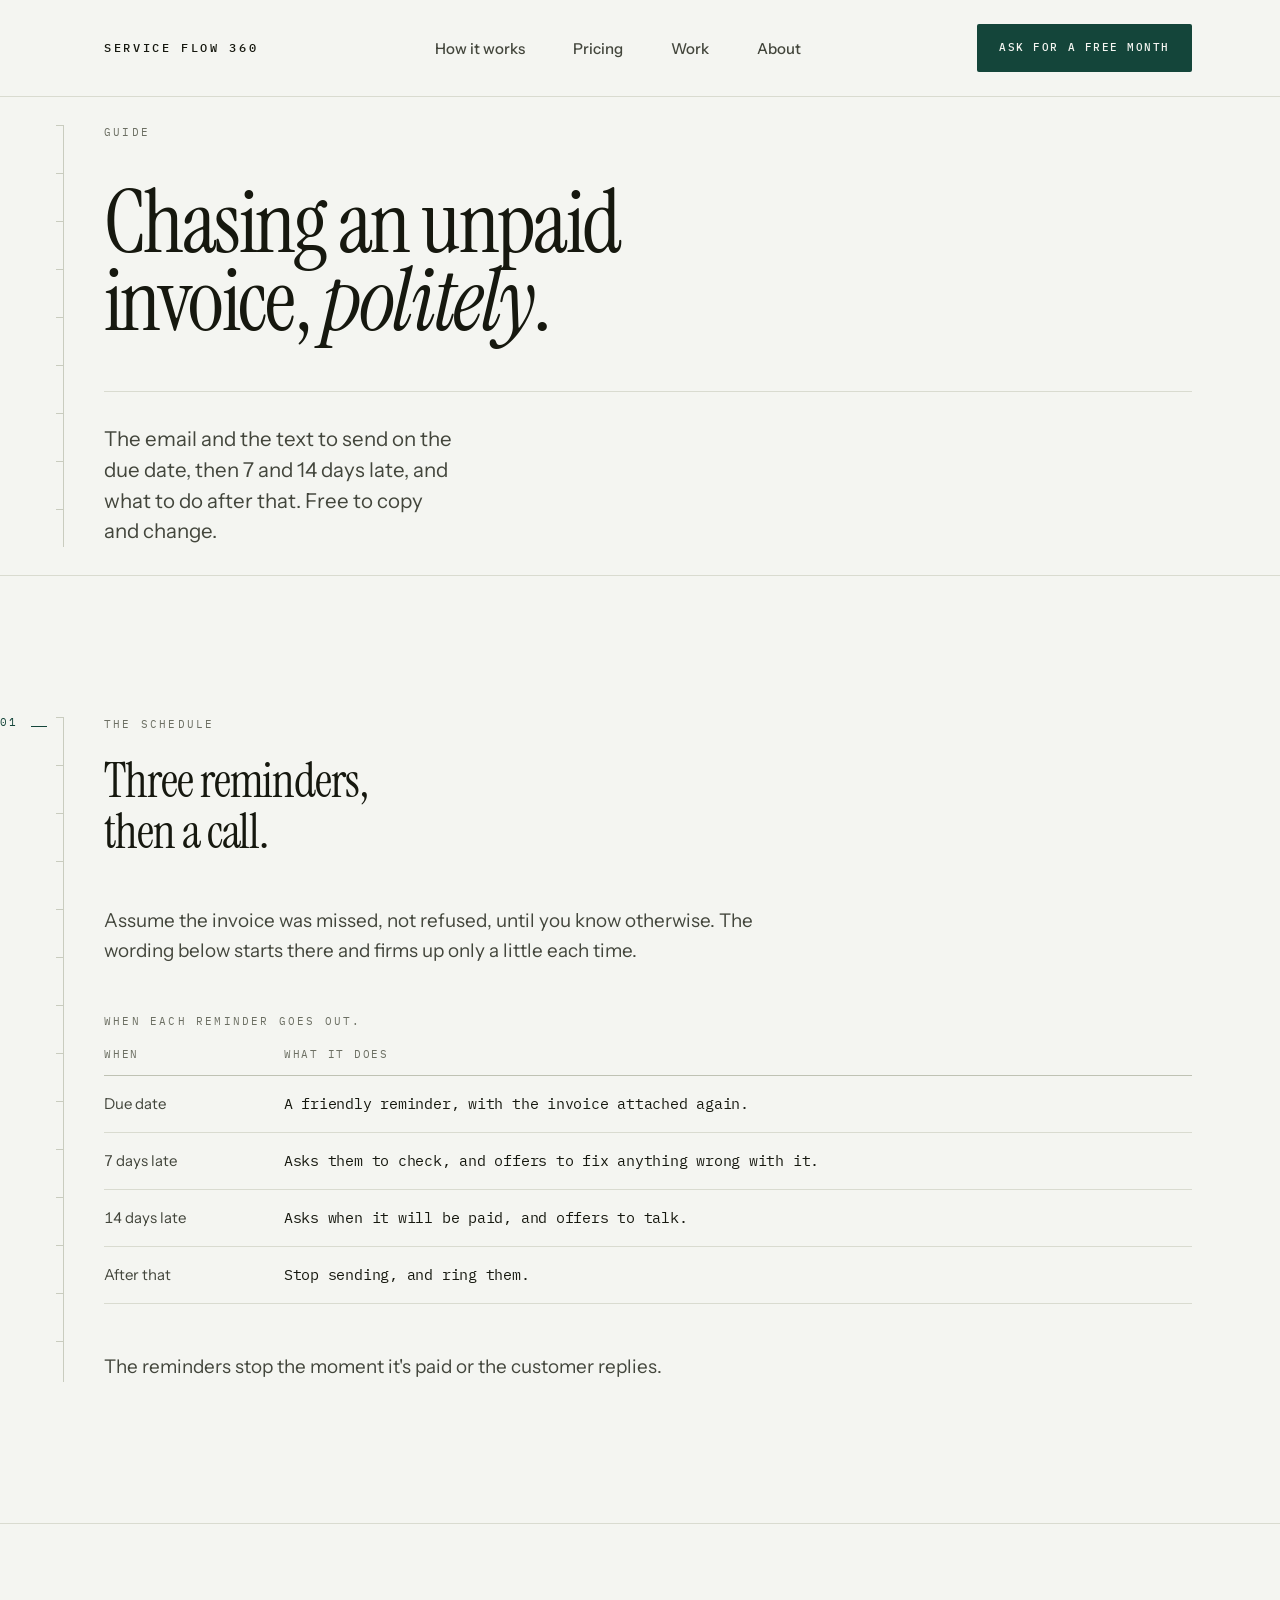
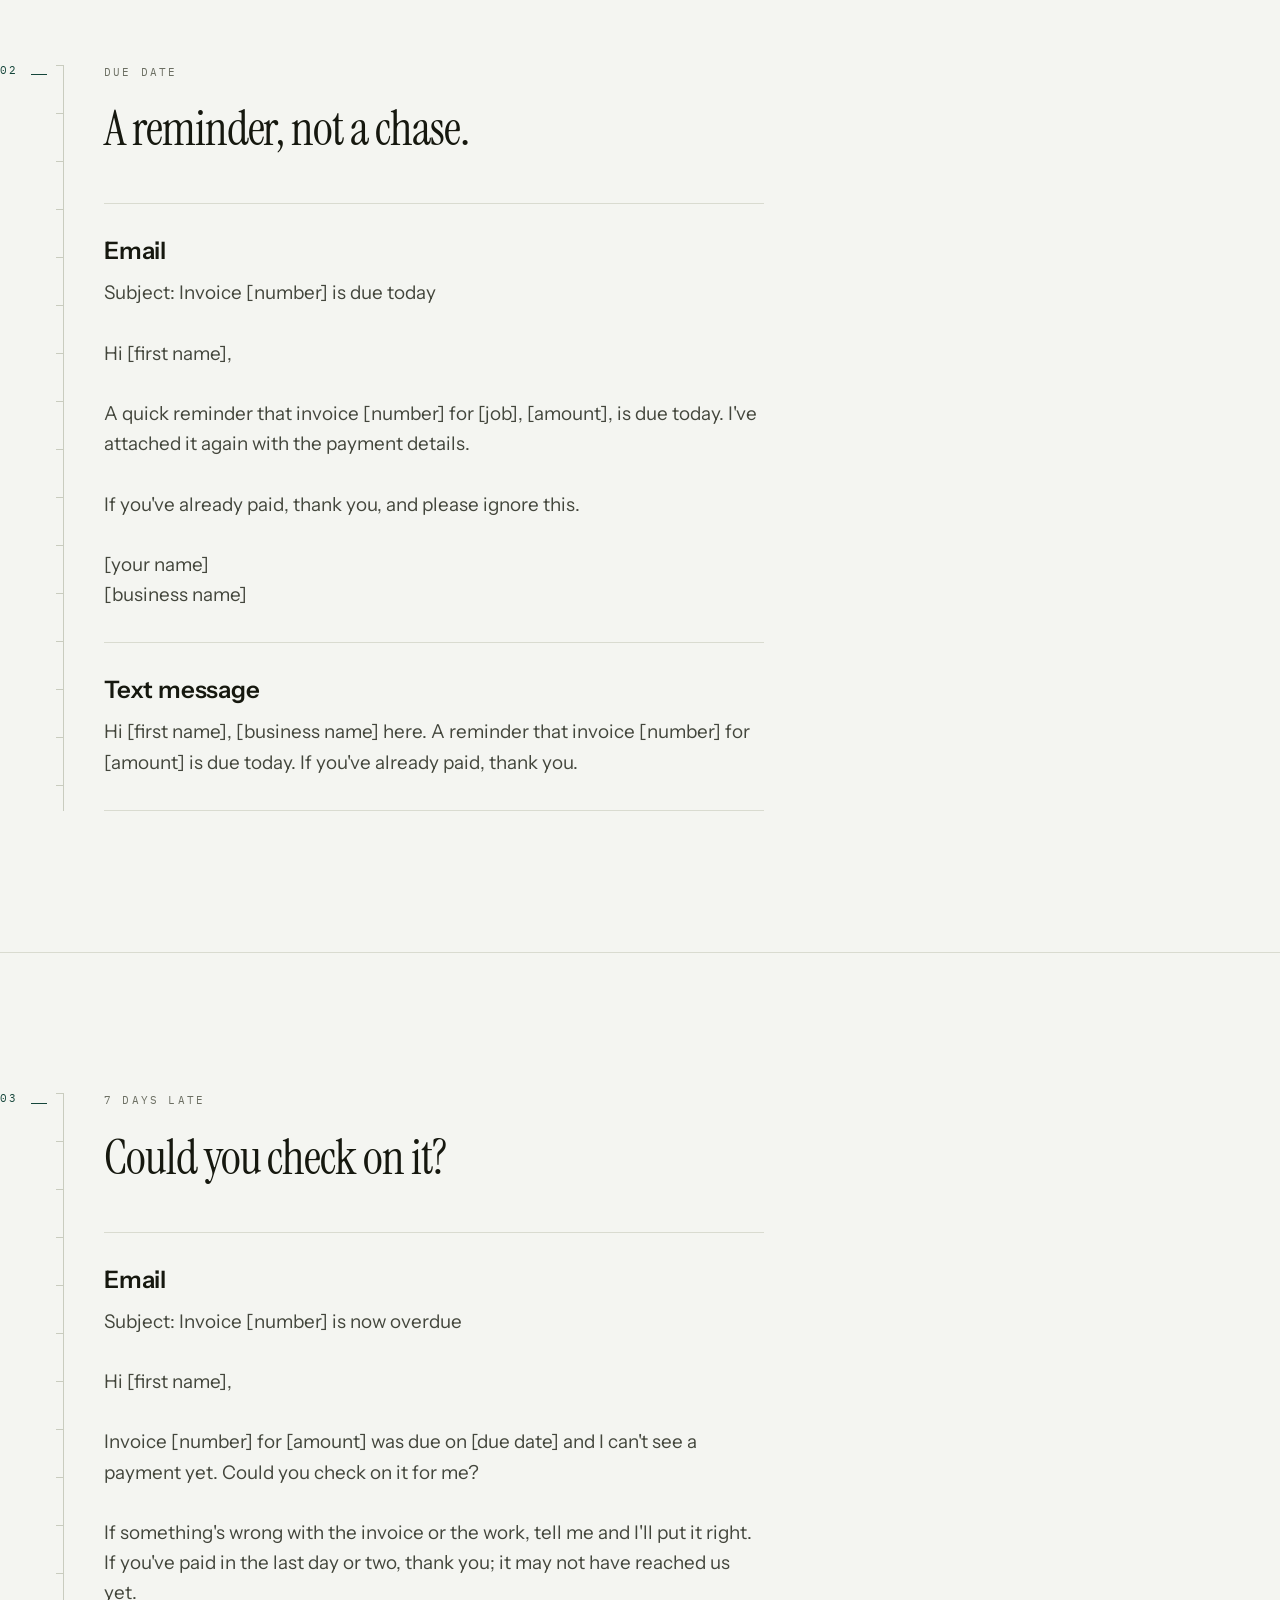
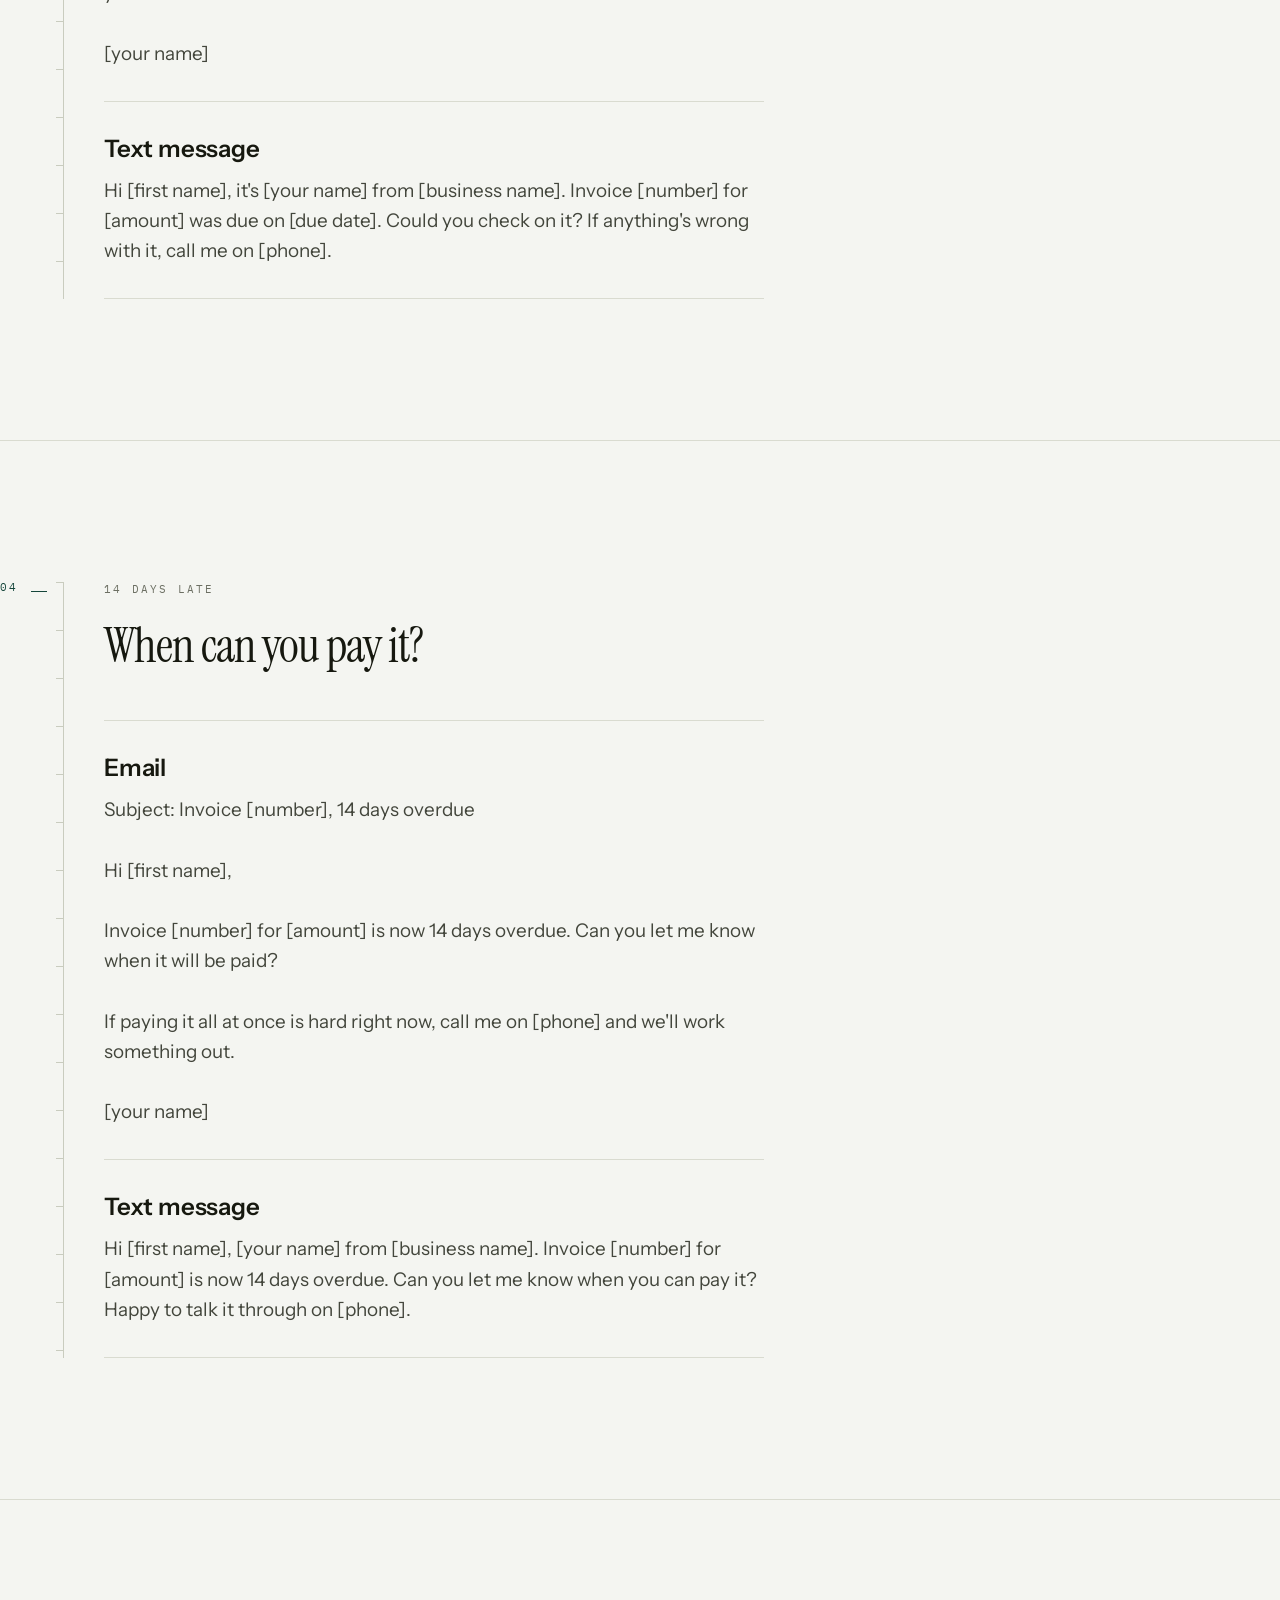
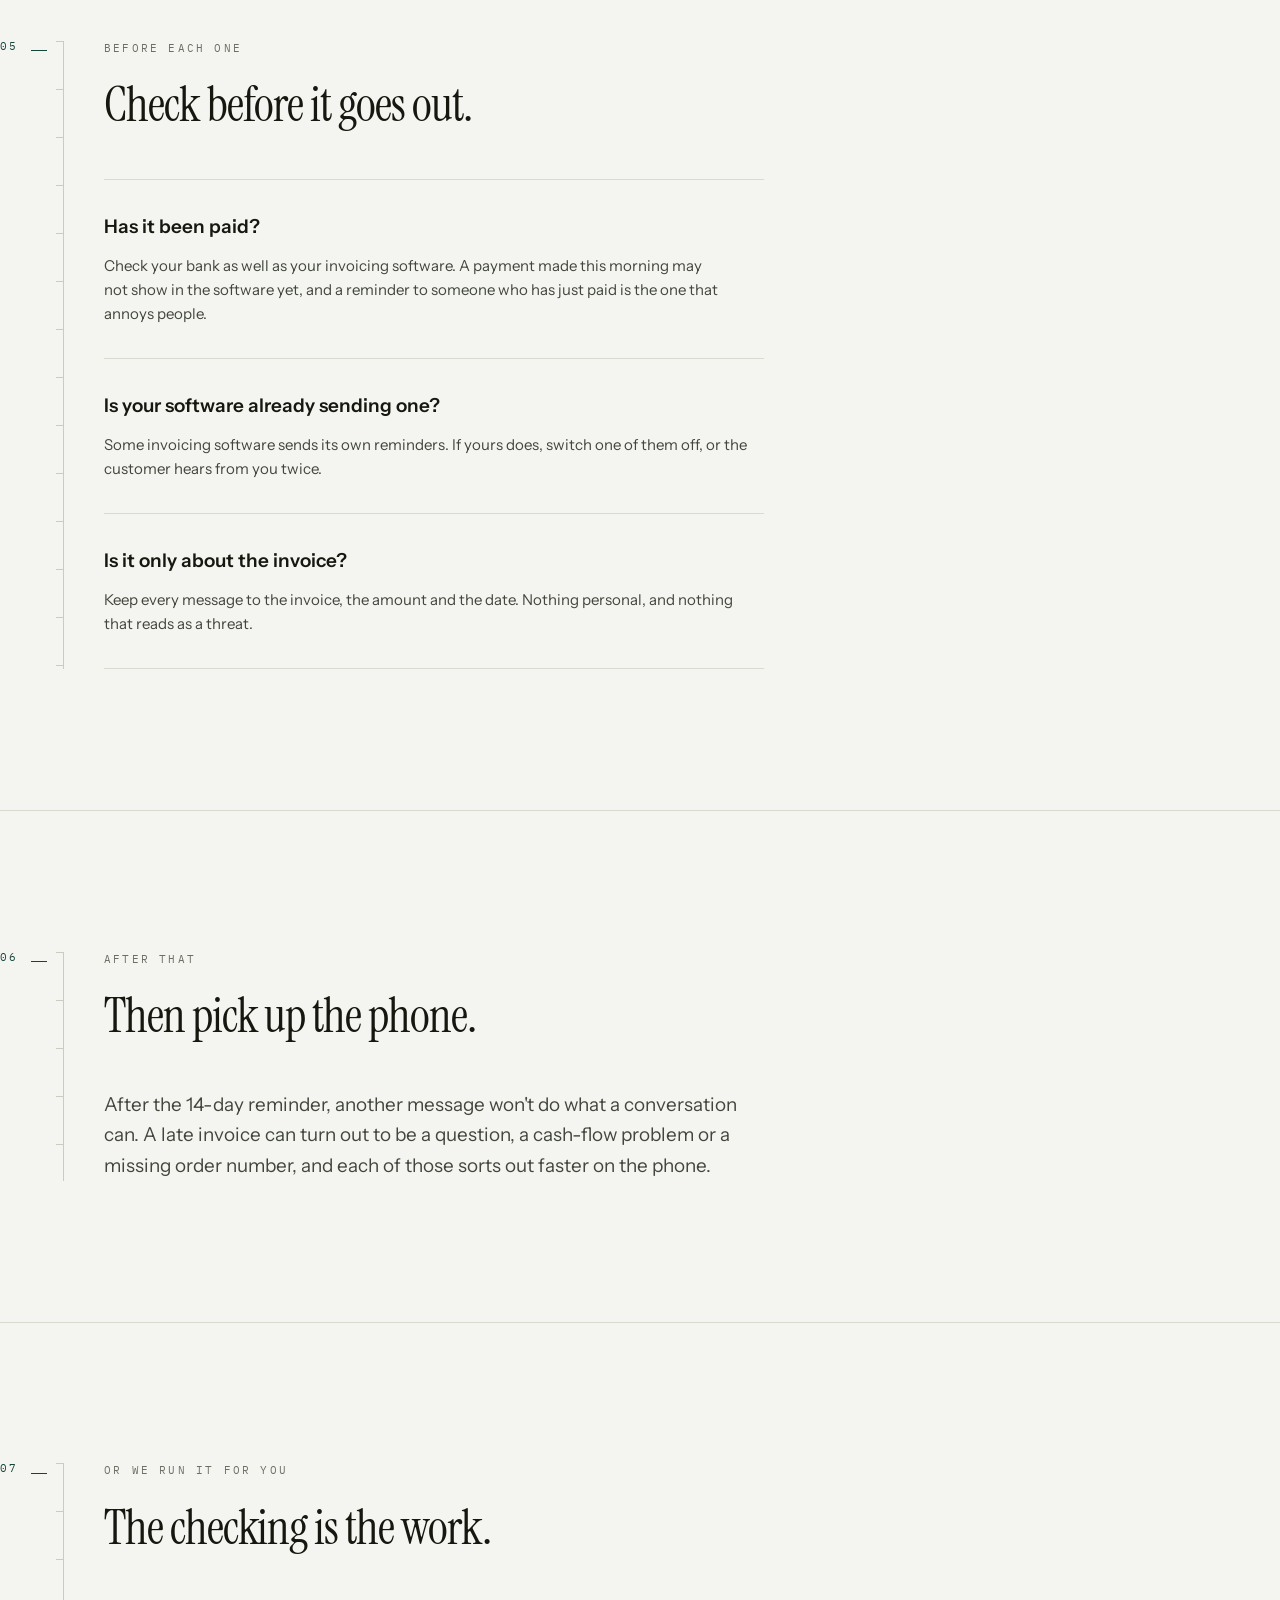
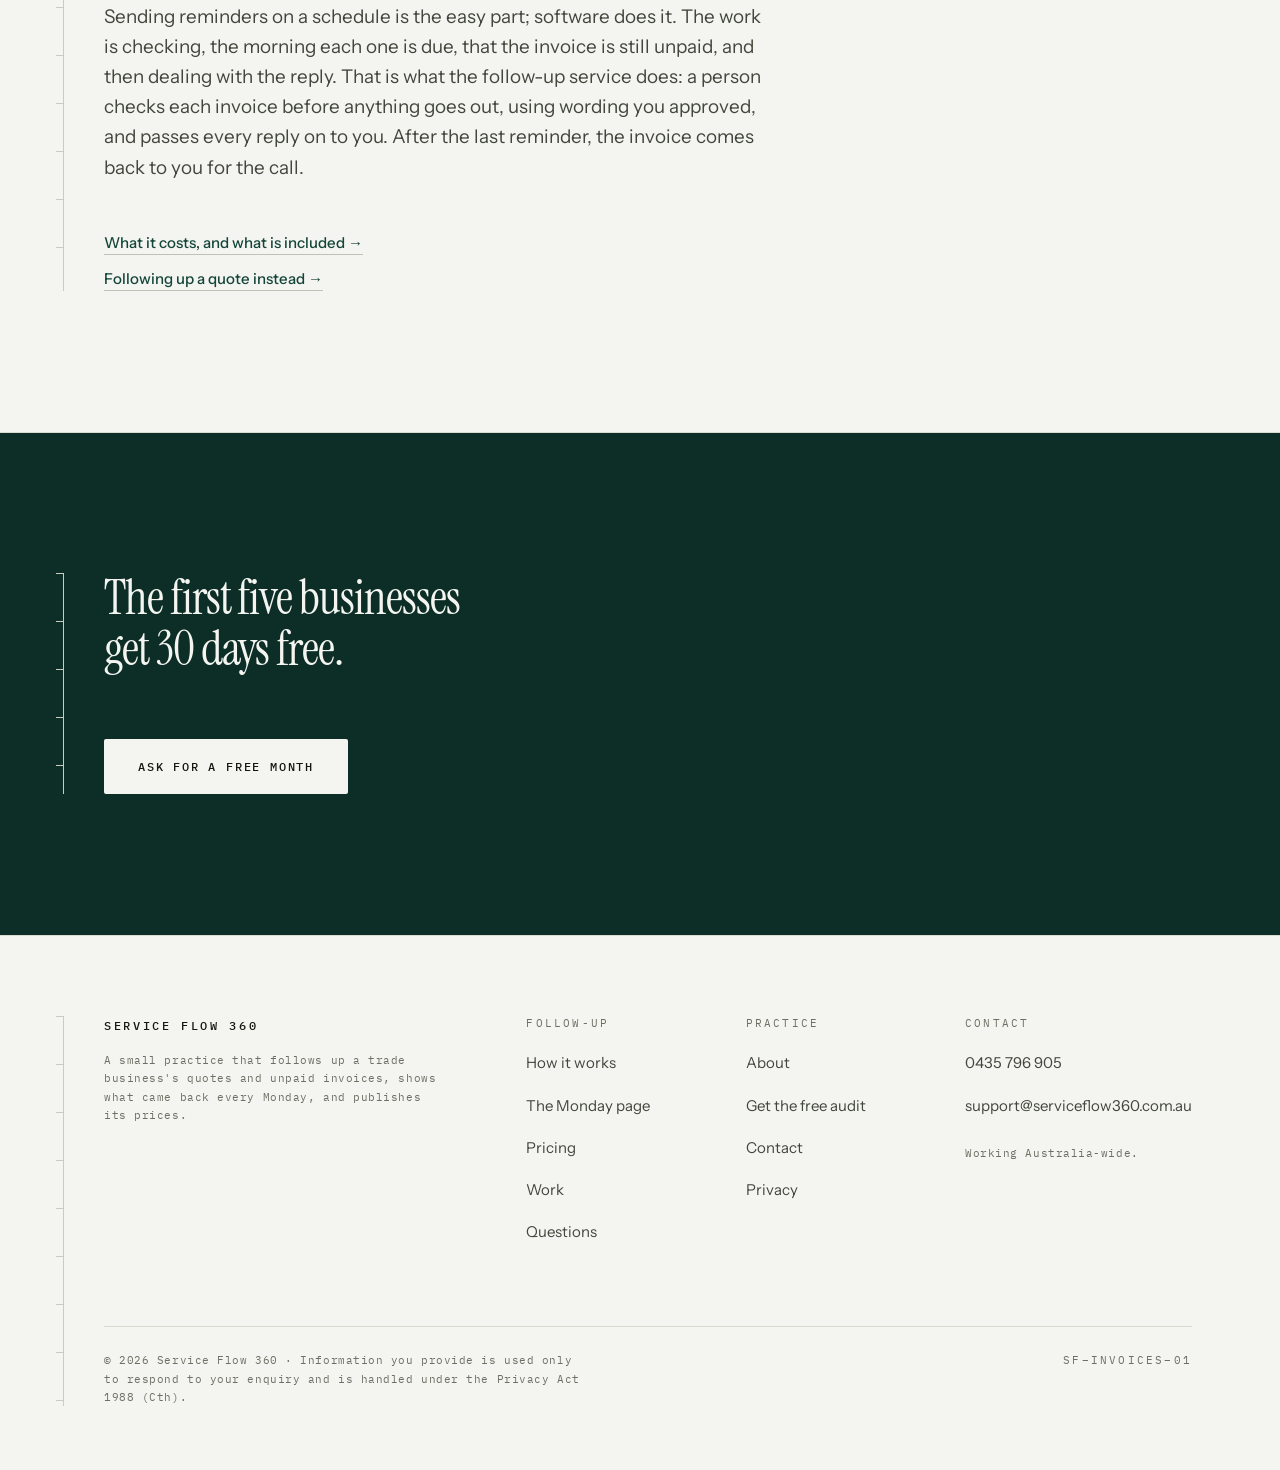
<file: guides/how-to-politely-chase-an-unpaid-invoice/index.html>
<!DOCTYPE html><html lang="en-AU" data-astro-cid-hkbrpulz><head><meta charset="utf-8"><meta name="viewport" content="width=device-width, initial-scale=1"><title>How to politely chase an unpaid invoice — Service Flow 360</title><meta name="description" content="Free overdue invoice reminder templates: the polite email and text to send on the due date, then 7 and 14 days late, and what to do after that."><link rel="canonical" href="https://serviceflow360.com.au/guides/how-to-politely-chase-an-unpaid-invoice/"><meta property="og:type" content="website"><meta property="og:title" content="How to politely chase an unpaid invoice — Service Flow 360"><meta property="og:description" content="Free overdue invoice reminder templates: the polite email and text to send on the due date, then 7 and 14 days late, and what to do after that."><meta property="og:url" content="https://serviceflow360.com.au/guides/how-to-politely-chase-an-unpaid-invoice/"><meta property="og:locale" content="en_AU"><!-- The card is rendered from linkedin/share-card.html. Re-render it when
       the offer wording changes, or every shared link shows the old offer. --><meta property="og:image" content="https://serviceflow360.com.au/images/og-default.png"><meta property="og:image:width" content="1200"><meta property="og:image:height" content="630"><meta property="og:image:alt" content="Service Flow 360. Quotes followed up. Invoices chased."><meta name="twitter:card" content="summary_large_image"><meta name="twitter:image" content="https://serviceflow360.com.au/images/og-default.png"><meta name="theme-color" content="#F4F5F1" media="(prefers-color-scheme: light)"><meta name="theme-color" content="#14160F" media="(prefers-color-scheme: dark)"><link rel="icon" href="/favicon.svg" type="image/svg+xml"><!-- The H1 is the LCP element and it is set in the serif. Preload both faces. --><link rel="preload" href="/fonts/instrument-serif-400.woff2" as="font" type="font/woff2" crossorigin><link rel="preload" href="/fonts/instrument-serif-400-italic.woff2" as="font" type="font/woff2" crossorigin><script type="application/ld+json">{"@context":"https://schema.org","@type":"ProfessionalService","name":"Service Flow 360","description":"Quote and invoice follow-up for Australian trade and service businesses. Every quote followed up, every unpaid invoice reminded, one page every Monday, published prices, and your customer list stays yours.","url":"https://serviceflow360.com.au","areaServed":"Australia","address":{"@type":"PostalAddress","addressCountry":"AU"}}</script><link rel="stylesheet" href="/_astro/Section.BHcWdUez.css"><style>.tw[data-astro-cid-uwabcyt5]{overflow-x:auto}table[data-astro-cid-uwabcyt5]{border-collapse:collapse;width:100%;font-size:var(--t-small)}caption[data-astro-cid-uwabcyt5]{text-align:left;padding-bottom:var(--s4)}th[data-astro-cid-uwabcyt5],td[data-astro-cid-uwabcyt5]{padding:var(--s4) var(--s5) var(--s4) 0}th[data-astro-cid-uwabcyt5]:last-child,td[data-astro-cid-uwabcyt5]:last-child{padding-right:0}thead[data-astro-cid-uwabcyt5] th[data-astro-cid-uwabcyt5]{font-family:var(--mono);font-size:var(--t-label);text-transform:uppercase;letter-spacing:.16em;color:var(--ink-3);text-align:left;padding-top:0;padding-bottom:var(--s3);border-bottom:1px solid var(--rule-2);font-weight:400}tbody[data-astro-cid-uwabcyt5] th[data-astro-cid-uwabcyt5]{text-align:left;color:var(--ink-2);border-bottom:1px solid var(--rule);font-weight:400}td[data-astro-cid-uwabcyt5]{color:var(--ink);border-bottom:1px solid var(--rule);font-variant-numeric:tabular-nums}.n[data-astro-cid-uwabcyt5]{text-align:right}.clay[data-astro-cid-uwabcyt5]{color:var(--clay)}.pine[data-astro-cid-uwabcyt5]{color:var(--pine)}
.rows[data-astro-cid-t6jvg7e6]{border-top:1px solid var(--rule);max-width:var(--w-text)}.row[data-astro-cid-t6jvg7e6]{border-bottom:1px solid var(--rule);padding:var(--s6) 0;gap:var(--s3);flex-direction:column;display:flex}.row-h[data-astro-cid-t6jvg7e6]{font-weight:600}.row-p[data-astro-cid-t6jvg7e6]{color:var(--ink-2);font-size:var(--t-small)}.tpl[data-astro-cid-t6jvg7e6]{white-space:pre-line}.links[data-astro-cid-t6jvg7e6]{gap:var(--s3);flex-direction:column;display:flex}.links[data-astro-cid-t6jvg7e6] a[data-astro-cid-t6jvg7e6]{font-size:var(--t-small);font-weight:500}.tw.sched tbody th{font-variant-numeric:tabular-nums}
</style></head><body data-astro-cid-hkbrpulz><a class="skip-link" href="#main" data-astro-cid-hkbrpulz>Skip to content</a><header class="nav" data-astro-cid-wpvy4v7s><div class="wrap nav-in" data-astro-cid-wpvy4v7s><a class="brand" href="/" data-astro-cid-wpvy4v7s>Service&nbsp;Flow&nbsp;360</a><nav aria-label="Primary" data-astro-cid-wpvy4v7s><ul role="list" data-astro-cid-wpvy4v7s><li data-astro-cid-wpvy4v7s><a href="/#how" data-astro-cid-wpvy4v7s>How it works</a></li><li data-astro-cid-wpvy4v7s><a href="/pricing" data-astro-cid-wpvy4v7s>Pricing</a></li><li data-astro-cid-wpvy4v7s><a href="/work" data-astro-cid-wpvy4v7s>Work</a></li><li data-astro-cid-wpvy4v7s><a href="/#about" data-astro-cid-wpvy4v7s>About</a></li></ul></nav><a class="cta" href="/#start" data-astro-cid-wpvy4v7s>Ask for a free month</a></div></header><main id="main" class="main" data-astro-cid-hkbrpulz><div class="hero compact" data-astro-cid-ge2uvauf><div class="wrap" data-astro-cid-ge2uvauf><div class="rule" aria-hidden="true" data-astro-cid-cn7sczra></div><p class="label" data-astro-cid-ge2uvauf>Guide</p><h1 data-astro-cid-ge2uvauf>Chasing an unpaid invoice, <em data-astro-cid-t6jvg7e6>politely</em>.</h1><div class="under solo" data-astro-cid-ge2uvauf><div class="act" data-astro-cid-ge2uvauf><p class="deck" data-astro-cid-ge2uvauf>The email and the text to send on the due date, then 7 and 14 days late, and what to do after that. Free to copy and change.</p><div class="act" data-astro-cid-amjew3wo></div></div></div></div></div><section class="sec div" data-astro-cid-w6ymvdtg><div class="wrap" data-astro-cid-w6ymvdtg><div class="rule" aria-hidden="true" data-astro-cid-cn7sczra></div><div class="mark" aria-hidden="true" data-astro-cid-w6ymvdtg><i data-astro-cid-w6ymvdtg></i><span data-astro-cid-w6ymvdtg>01</span></div><div class="inner" data-astro-cid-w6ymvdtg><header class="head" data-astro-cid-w6ymvdtg><p class="label" data-astro-cid-w6ymvdtg>The schedule</p><h2 data-astro-cid-w6ymvdtg>Three reminders, then a call.</h2></header><div class="stack-lg" data-astro-cid-t6jvg7e6><p class="body-2 text" data-astro-cid-t6jvg7e6>Assume the invoice was missed, not refused, until you know otherwise. The wording below starts there and firms up only a little each time.</p><div class="tw sched" data-astro-cid-uwabcyt5><table data-astro-cid-uwabcyt5><caption class="label" data-astro-cid-uwabcyt5>When each reminder goes out.</caption><thead data-astro-cid-uwabcyt5><tr data-astro-cid-uwabcyt5><th scope="col" data-astro-cid-uwabcyt5>When</th><th scope="col" data-astro-cid-uwabcyt5>What it does</th></tr></thead><tbody data-astro-cid-uwabcyt5><tr data-astro-cid-uwabcyt5><th scope="row" data-astro-cid-uwabcyt5>Due date</th><td class="num" data-astro-cid-uwabcyt5>A friendly reminder, with the invoice attached again.</td></tr><tr data-astro-cid-uwabcyt5><th scope="row" data-astro-cid-uwabcyt5>7 days late</th><td class="num" data-astro-cid-uwabcyt5>Asks them to check, and offers to fix anything wrong with it.</td></tr><tr data-astro-cid-uwabcyt5><th scope="row" data-astro-cid-uwabcyt5>14 days late</th><td class="num" data-astro-cid-uwabcyt5>Asks when it will be paid, and offers to talk.</td></tr><tr data-astro-cid-uwabcyt5><th scope="row" data-astro-cid-uwabcyt5>After that</th><td class="num" data-astro-cid-uwabcyt5>Stop sending, and ring them.</td></tr></tbody></table></div><p class="body-2 text" data-astro-cid-t6jvg7e6>The reminders stop the moment it's paid or the customer replies.</p></div></div></div></section><section class="sec div" data-astro-cid-w6ymvdtg><div class="wrap" data-astro-cid-w6ymvdtg><div class="rule" aria-hidden="true" data-astro-cid-cn7sczra></div><div class="mark" aria-hidden="true" data-astro-cid-w6ymvdtg><i data-astro-cid-w6ymvdtg></i><span data-astro-cid-w6ymvdtg>02</span></div><div class="inner" data-astro-cid-w6ymvdtg><header class="head" data-astro-cid-w6ymvdtg><p class="label" data-astro-cid-w6ymvdtg>Due date</p><h2 data-astro-cid-w6ymvdtg>A reminder, not a chase.</h2></header><div class="rows" data-astro-cid-t6jvg7e6><div class="row" data-astro-cid-t6jvg7e6><h3 data-astro-cid-t6jvg7e6>Email</h3><p class="body-2 tpl" data-astro-cid-t6jvg7e6>Subject: Invoice [number] is due today

Hi [first name],

A quick reminder that invoice [number] for [job], [amount], is due today. I&#39;ve attached it again with the payment details.

If you&#39;ve already paid, thank you, and please ignore this.

[your name]
[business name]</p></div><div class="row" data-astro-cid-t6jvg7e6><h3 data-astro-cid-t6jvg7e6>Text message</h3><p class="body-2 tpl" data-astro-cid-t6jvg7e6>Hi [first name], [business name] here. A reminder that invoice [number] for [amount] is due today. If you&#39;ve already paid, thank you.</p></div></div></div></div></section><section class="sec div" data-astro-cid-w6ymvdtg><div class="wrap" data-astro-cid-w6ymvdtg><div class="rule" aria-hidden="true" data-astro-cid-cn7sczra></div><div class="mark" aria-hidden="true" data-astro-cid-w6ymvdtg><i data-astro-cid-w6ymvdtg></i><span data-astro-cid-w6ymvdtg>03</span></div><div class="inner" data-astro-cid-w6ymvdtg><header class="head" data-astro-cid-w6ymvdtg><p class="label" data-astro-cid-w6ymvdtg>7 days late</p><h2 data-astro-cid-w6ymvdtg>Could you check on it?</h2></header><div class="rows" data-astro-cid-t6jvg7e6><div class="row" data-astro-cid-t6jvg7e6><h3 data-astro-cid-t6jvg7e6>Email</h3><p class="body-2 tpl" data-astro-cid-t6jvg7e6>Subject: Invoice [number] is now overdue

Hi [first name],

Invoice [number] for [amount] was due on [due date] and I can&#39;t see a payment yet. Could you check on it for me?

If something&#39;s wrong with the invoice or the work, tell me and I&#39;ll put it right. If you&#39;ve paid in the last day or two, thank you; it may not have reached us yet.

[your name]</p></div><div class="row" data-astro-cid-t6jvg7e6><h3 data-astro-cid-t6jvg7e6>Text message</h3><p class="body-2 tpl" data-astro-cid-t6jvg7e6>Hi [first name], it&#39;s [your name] from [business name]. Invoice [number] for [amount] was due on [due date]. Could you check on it? If anything&#39;s wrong with it, call me on [phone].</p></div></div></div></div></section><section class="sec div" data-astro-cid-w6ymvdtg><div class="wrap" data-astro-cid-w6ymvdtg><div class="rule" aria-hidden="true" data-astro-cid-cn7sczra></div><div class="mark" aria-hidden="true" data-astro-cid-w6ymvdtg><i data-astro-cid-w6ymvdtg></i><span data-astro-cid-w6ymvdtg>04</span></div><div class="inner" data-astro-cid-w6ymvdtg><header class="head" data-astro-cid-w6ymvdtg><p class="label" data-astro-cid-w6ymvdtg>14 days late</p><h2 data-astro-cid-w6ymvdtg>When can you pay it?</h2></header><div class="rows" data-astro-cid-t6jvg7e6><div class="row" data-astro-cid-t6jvg7e6><h3 data-astro-cid-t6jvg7e6>Email</h3><p class="body-2 tpl" data-astro-cid-t6jvg7e6>Subject: Invoice [number], 14 days overdue

Hi [first name],

Invoice [number] for [amount] is now 14 days overdue. Can you let me know when it will be paid?

If paying it all at once is hard right now, call me on [phone] and we&#39;ll work something out.

[your name]</p></div><div class="row" data-astro-cid-t6jvg7e6><h3 data-astro-cid-t6jvg7e6>Text message</h3><p class="body-2 tpl" data-astro-cid-t6jvg7e6>Hi [first name], [your name] from [business name]. Invoice [number] for [amount] is now 14 days overdue. Can you let me know when you can pay it? Happy to talk it through on [phone].</p></div></div></div></div></section><section class="sec div" data-astro-cid-w6ymvdtg><div class="wrap" data-astro-cid-w6ymvdtg><div class="rule" aria-hidden="true" data-astro-cid-cn7sczra></div><div class="mark" aria-hidden="true" data-astro-cid-w6ymvdtg><i data-astro-cid-w6ymvdtg></i><span data-astro-cid-w6ymvdtg>05</span></div><div class="inner" data-astro-cid-w6ymvdtg><header class="head" data-astro-cid-w6ymvdtg><p class="label" data-astro-cid-w6ymvdtg>Before each one</p><h2 data-astro-cid-w6ymvdtg>Check before it goes out.</h2></header><div class="rows" data-astro-cid-t6jvg7e6><div class="row" data-astro-cid-t6jvg7e6><p class="row-h" data-astro-cid-t6jvg7e6>Has it been paid?</p><p class="row-p" data-astro-cid-t6jvg7e6>Check your bank as well as your invoicing software. A payment made this morning may not show in the software yet, and a reminder to someone who has just paid is the one that annoys people.</p></div><div class="row" data-astro-cid-t6jvg7e6><p class="row-h" data-astro-cid-t6jvg7e6>Is your software already sending one?</p><p class="row-p" data-astro-cid-t6jvg7e6>Some invoicing software sends its own reminders. If yours does, switch one of them off, or the customer hears from you twice.</p></div><div class="row" data-astro-cid-t6jvg7e6><p class="row-h" data-astro-cid-t6jvg7e6>Is it only about the invoice?</p><p class="row-p" data-astro-cid-t6jvg7e6>Keep every message to the invoice, the amount and the date. Nothing personal, and nothing that reads as a threat.</p></div></div></div></div></section><section class="sec div" data-astro-cid-w6ymvdtg><div class="wrap" data-astro-cid-w6ymvdtg><div class="rule" aria-hidden="true" data-astro-cid-cn7sczra></div><div class="mark" aria-hidden="true" data-astro-cid-w6ymvdtg><i data-astro-cid-w6ymvdtg></i><span data-astro-cid-w6ymvdtg>06</span></div><div class="inner" data-astro-cid-w6ymvdtg><header class="head" data-astro-cid-w6ymvdtg><p class="label" data-astro-cid-w6ymvdtg>After that</p><h2 data-astro-cid-w6ymvdtg>Then pick up the phone.</h2></header><div class="text stack" data-astro-cid-t6jvg7e6><p class="body-2" data-astro-cid-t6jvg7e6>After the 14-day reminder, another message won't do what a conversation can. A late invoice can turn out to be a question, a cash-flow problem or a missing order number, and each of those sorts out faster on the phone.</p></div></div></div></section><section class="sec div" data-astro-cid-w6ymvdtg><div class="wrap" data-astro-cid-w6ymvdtg><div class="rule" aria-hidden="true" data-astro-cid-cn7sczra></div><div class="mark" aria-hidden="true" data-astro-cid-w6ymvdtg><i data-astro-cid-w6ymvdtg></i><span data-astro-cid-w6ymvdtg>07</span></div><div class="inner" data-astro-cid-w6ymvdtg><header class="head" data-astro-cid-w6ymvdtg><p class="label" data-astro-cid-w6ymvdtg>Or we run it for you</p><h2 data-astro-cid-w6ymvdtg>The checking is the work.</h2></header><div class="text stack-lg" data-astro-cid-t6jvg7e6><p class="body-2" data-astro-cid-t6jvg7e6>Sending reminders on a schedule is the easy part; software does it. The work is checking, the morning each one is due, that the invoice is still unpaid, and then dealing with the reply. That is what the follow-up service does: a person checks each invoice before anything goes out, using wording you approved, and passes every reply on to you. After the last reminder, the invoice comes back to you for the call.</p><p class="links" data-astro-cid-t6jvg7e6><a href="/pricing" data-astro-cid-t6jvg7e6>What it costs, and what is included &rarr;</a><a href="/guides/quote-follow-up-email-template/" data-astro-cid-t6jvg7e6>Following up a quote instead &rarr;</a></p></div></div></div></section><section class="sec div panel" data-astro-cid-w6ymvdtg><div class="wrap" data-astro-cid-w6ymvdtg><div class="rule" aria-hidden="true" data-astro-cid-cn7sczra></div><div class="inner" data-astro-cid-w6ymvdtg><div class="close panel" data-astro-cid-amjew3wo><h2 data-astro-cid-amjew3wo>The first five businesses get 30 days free.</h2><div class="act" data-astro-cid-amjew3wo><a class="btn" href="/#start" data-astro-cid-amjew3wo>Ask for a free month</a></div></div></div></div></section></main><footer class="ft" data-astro-cid-jo6i4kqk><div class="wrap" data-astro-cid-jo6i4kqk><div class="rule" aria-hidden="true" data-astro-cid-cn7sczra></div><div class="grid" data-astro-cid-jo6i4kqk><div class="about" data-astro-cid-jo6i4kqk><p class="brand" data-astro-cid-jo6i4kqk>Service Flow 360</p><p class="micro" data-astro-cid-jo6i4kqk>A small practice that follows up a trade business's quotes and unpaid invoices, shows what came back every Monday, and publishes its prices.</p></div><nav class="grps" aria-label="Footer" data-astro-cid-jo6i4kqk><div class="grp" data-astro-cid-jo6i4kqk><h2 class="label" data-astro-cid-jo6i4kqk>Follow-up</h2><ul role="list" data-astro-cid-jo6i4kqk><li data-astro-cid-jo6i4kqk><a href="/#how" data-astro-cid-jo6i4kqk>How it works</a></li><li data-astro-cid-jo6i4kqk><a href="/#monday" data-astro-cid-jo6i4kqk>The Monday page</a></li><li data-astro-cid-jo6i4kqk><a href="/pricing" data-astro-cid-jo6i4kqk>Pricing</a></li><li data-astro-cid-jo6i4kqk><a href="/work" data-astro-cid-jo6i4kqk>Work</a></li><li data-astro-cid-jo6i4kqk><a href="/#faq" data-astro-cid-jo6i4kqk>Questions</a></li></ul></div><div class="grp" data-astro-cid-jo6i4kqk><h2 class="label" data-astro-cid-jo6i4kqk>Practice</h2><ul role="list" data-astro-cid-jo6i4kqk><li data-astro-cid-jo6i4kqk><a href="/#about" data-astro-cid-jo6i4kqk>About</a></li><li data-astro-cid-jo6i4kqk><a href="/get-audit" data-astro-cid-jo6i4kqk>Get the free audit</a></li><li data-astro-cid-jo6i4kqk><a href="/contact" data-astro-cid-jo6i4kqk>Contact</a></li><li data-astro-cid-jo6i4kqk><a href="/privacy" data-astro-cid-jo6i4kqk>Privacy</a></li></ul></div><div class="grp" data-astro-cid-jo6i4kqk><h2 class="label" data-astro-cid-jo6i4kqk>Contact</h2><ul role="list" data-astro-cid-jo6i4kqk><li data-astro-cid-jo6i4kqk><a href="tel:+61435796905" data-astro-cid-jo6i4kqk>0435 796 905</a></li><li data-astro-cid-jo6i4kqk><a href="mailto:support@serviceflow360.com.au" data-astro-cid-jo6i4kqk>support@serviceflow360.com.au</a></li></ul><p class="micro loc" data-astro-cid-jo6i4kqk>Working Australia-wide.</p></div></nav></div><div class="base" data-astro-cid-jo6i4kqk><p class="micro" data-astro-cid-jo6i4kqk>© 2026 Service Flow 360 · Information you provide is used only to respond to your enquiry and is handled under the Privacy Act 1988 (Cth).</p><p class="label doc" data-astro-cid-jo6i4kqk>SF–INVOICES–01</p></div></div></footer></body></html>
</file>
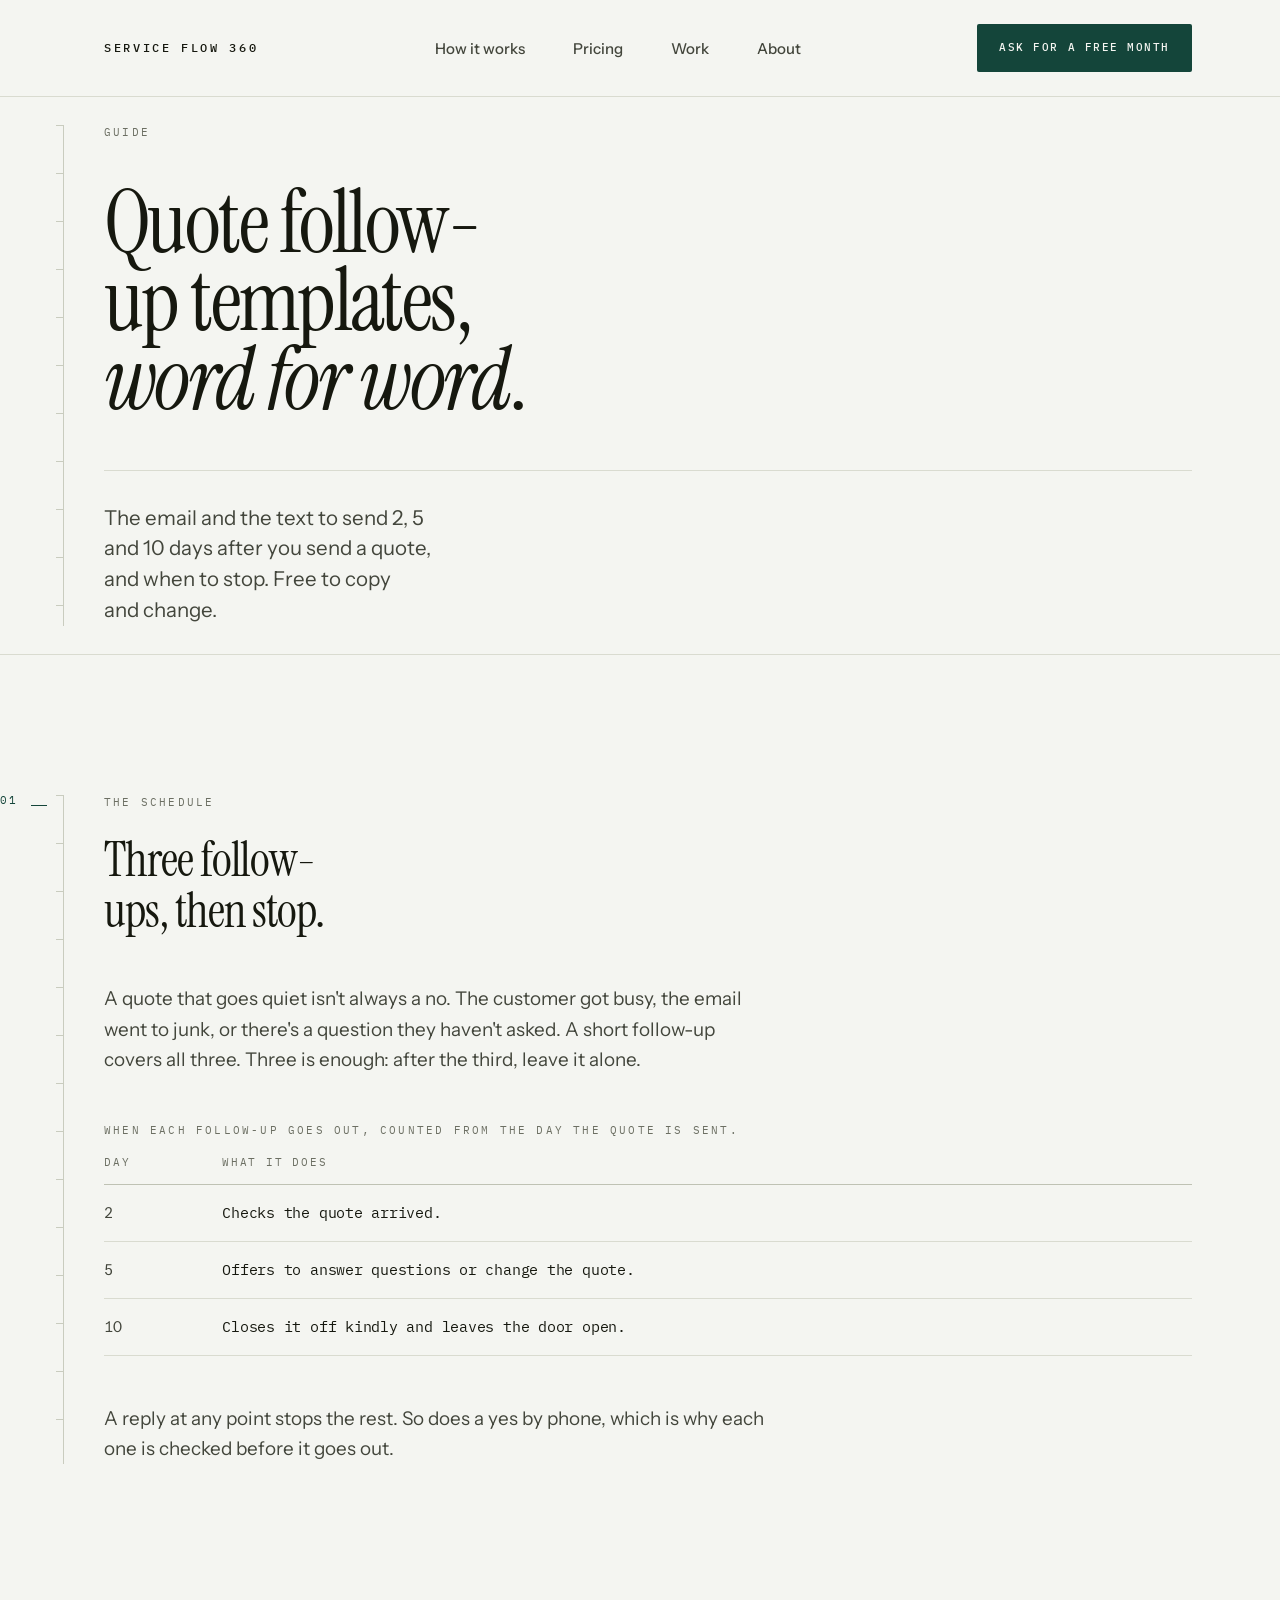
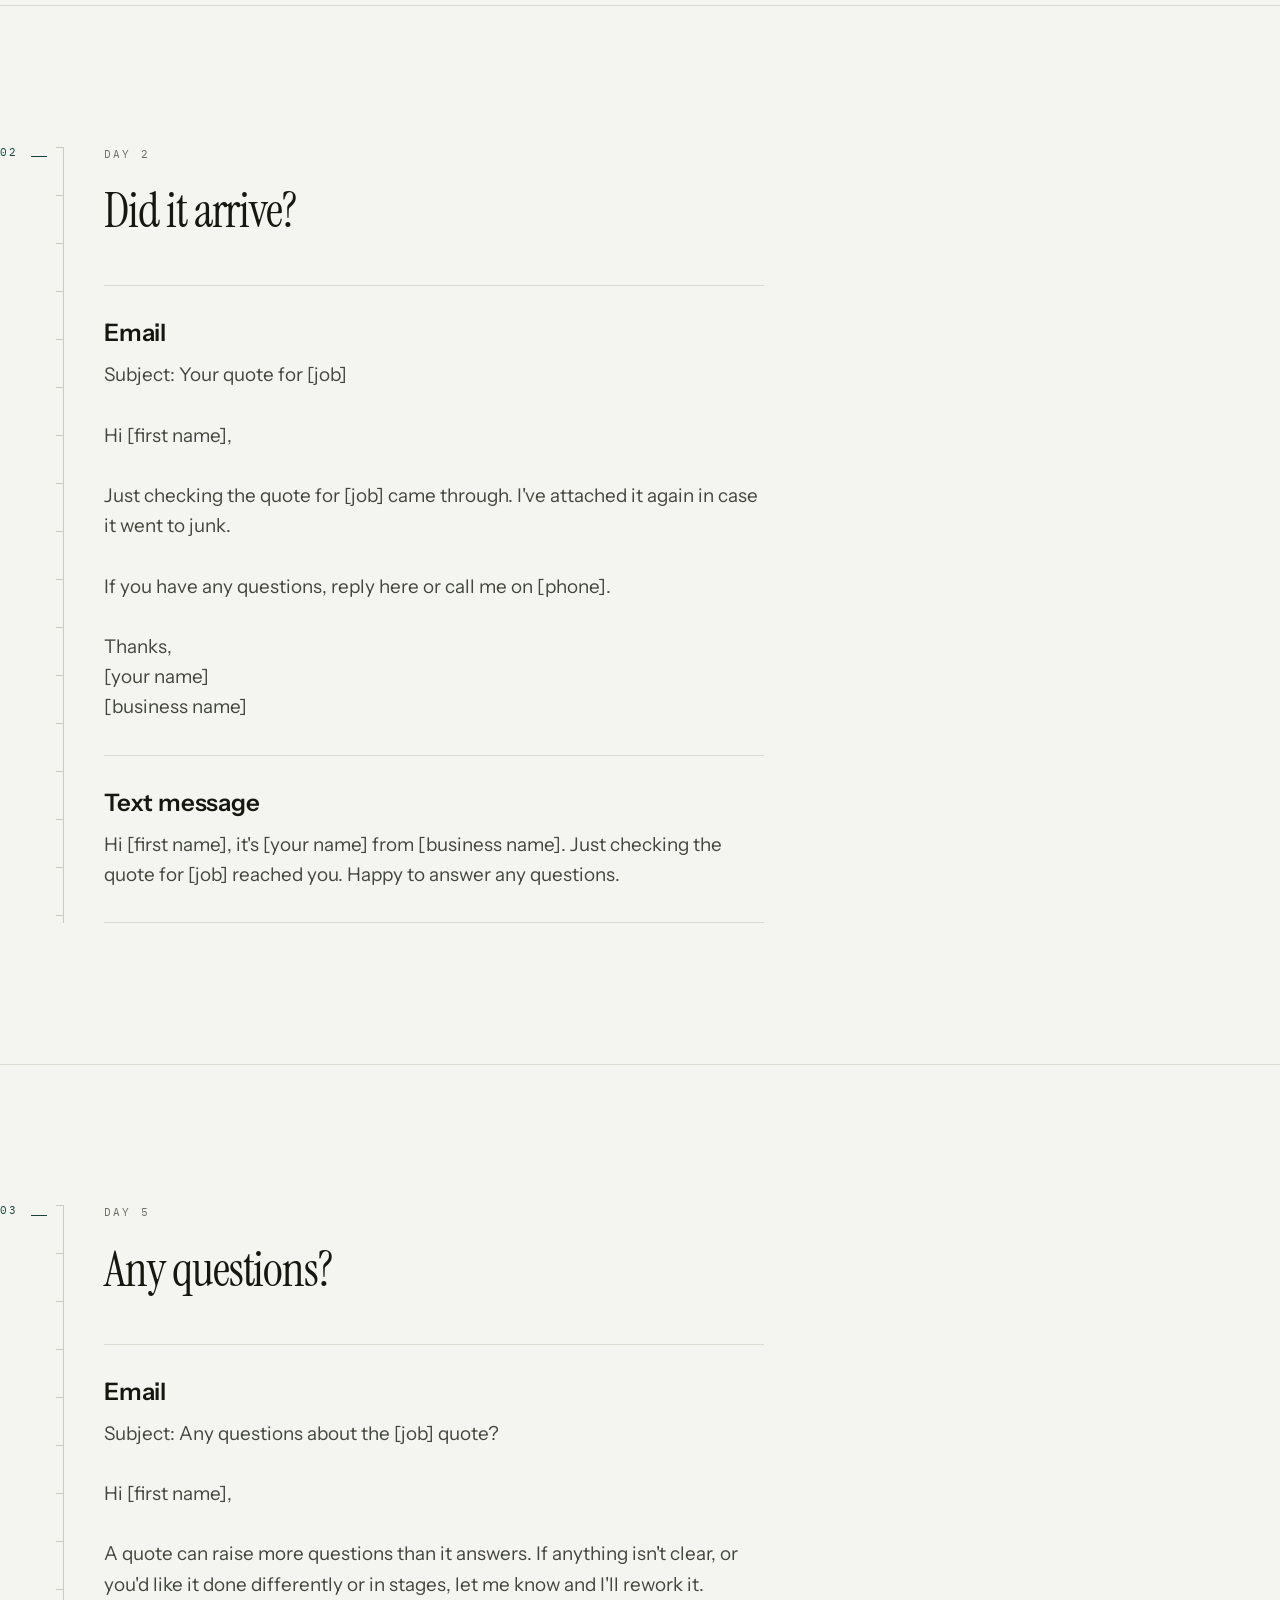
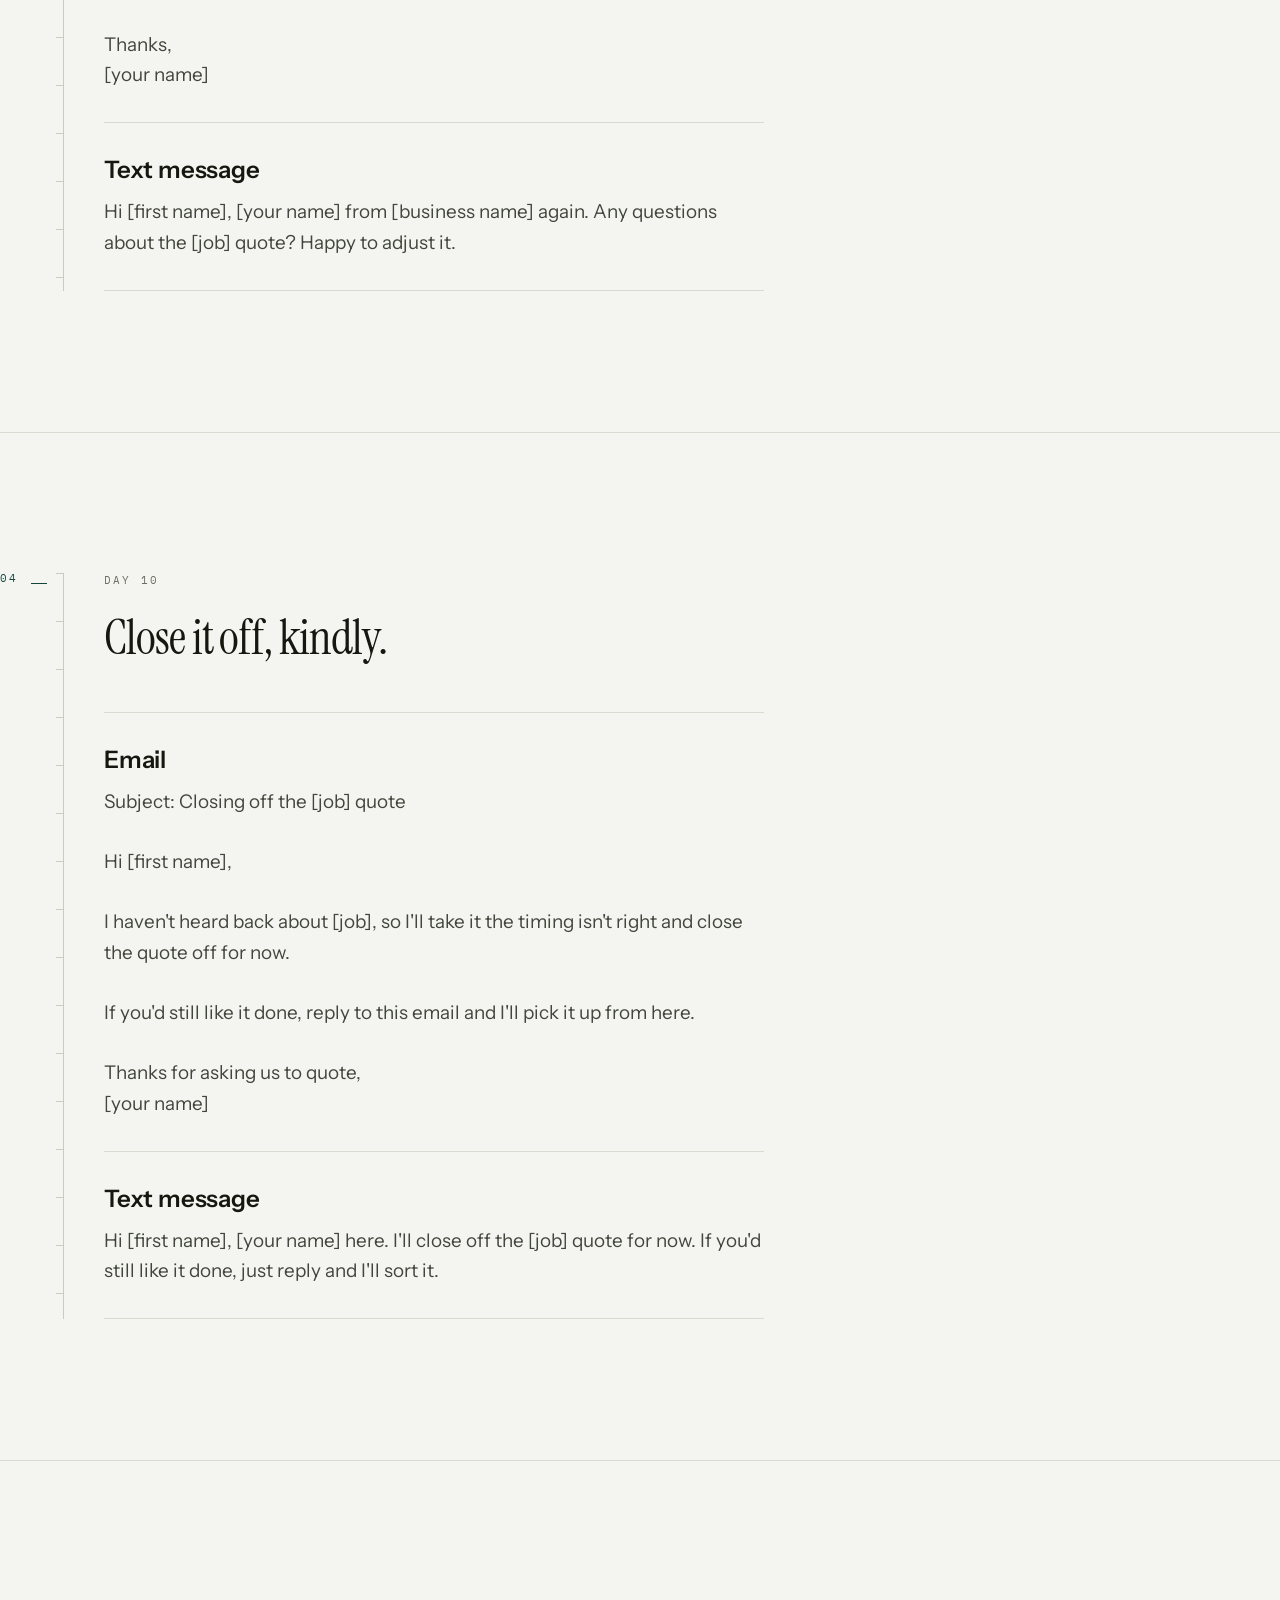
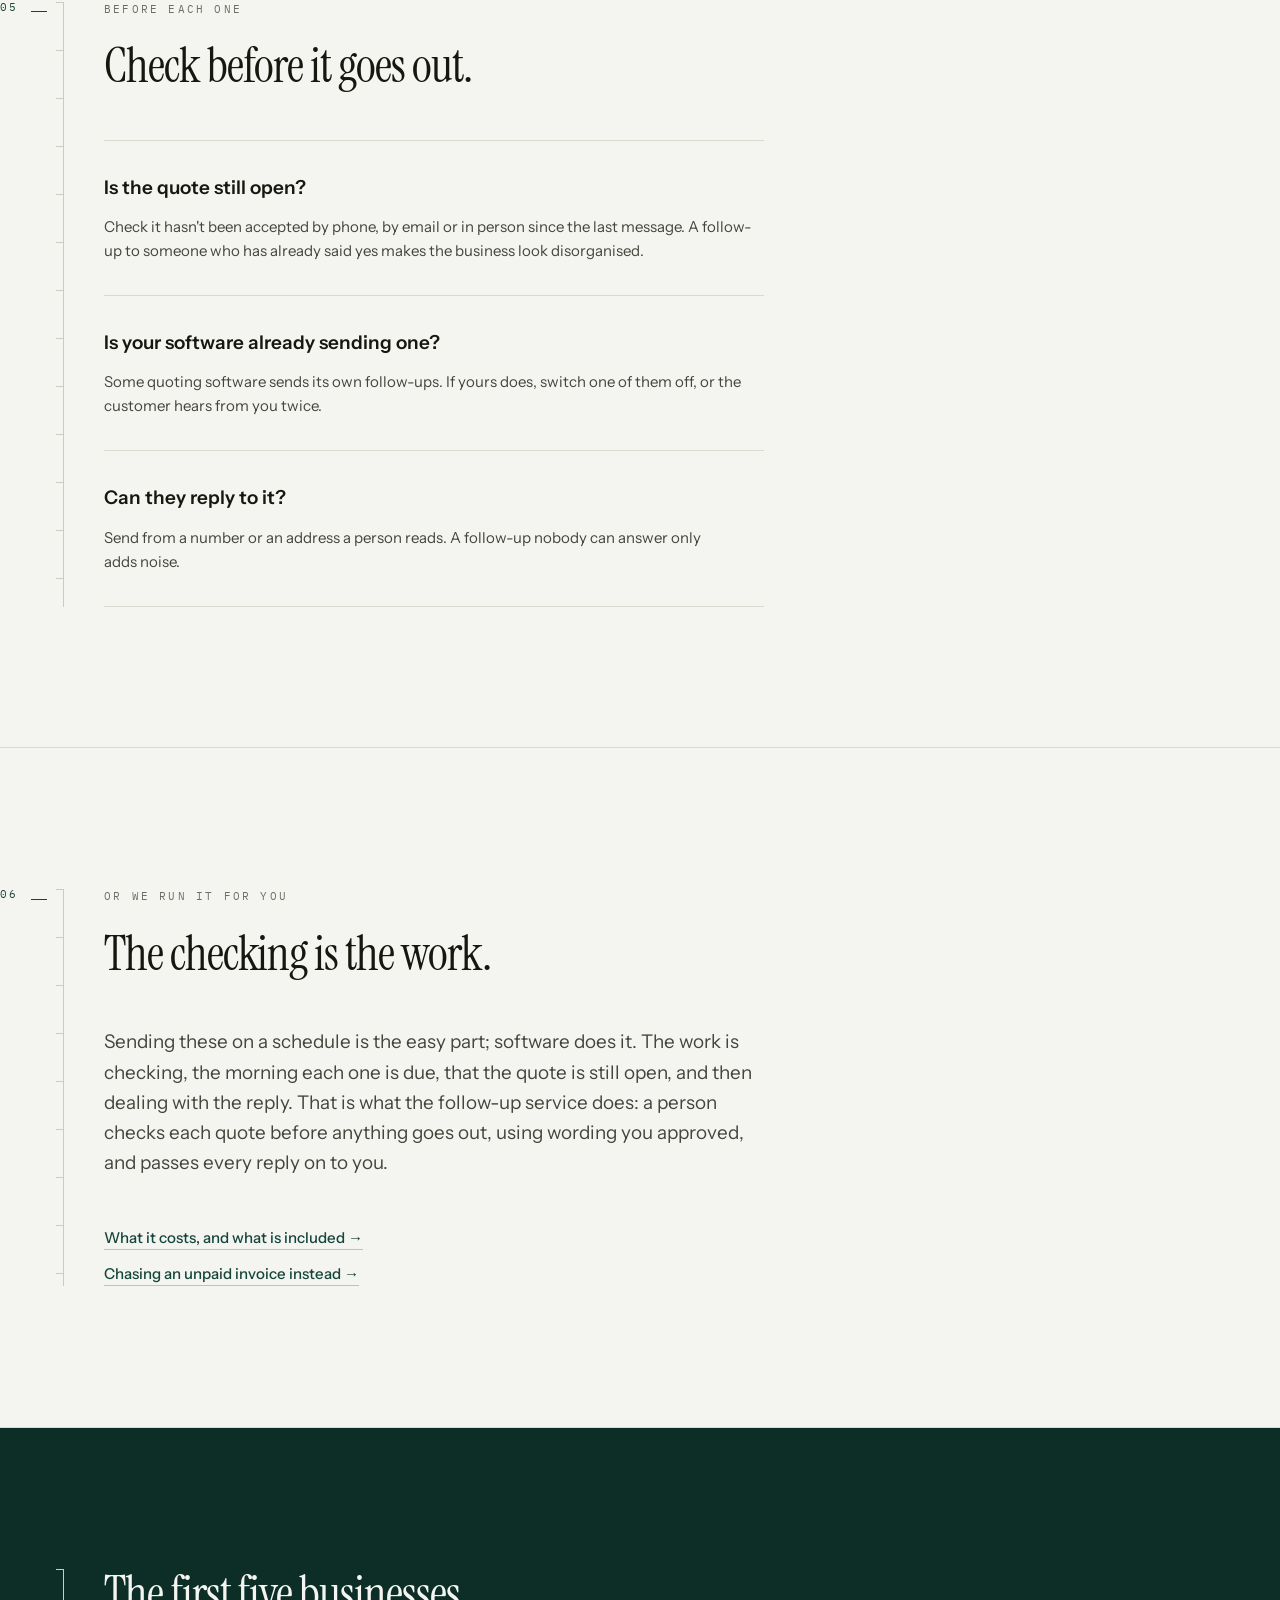
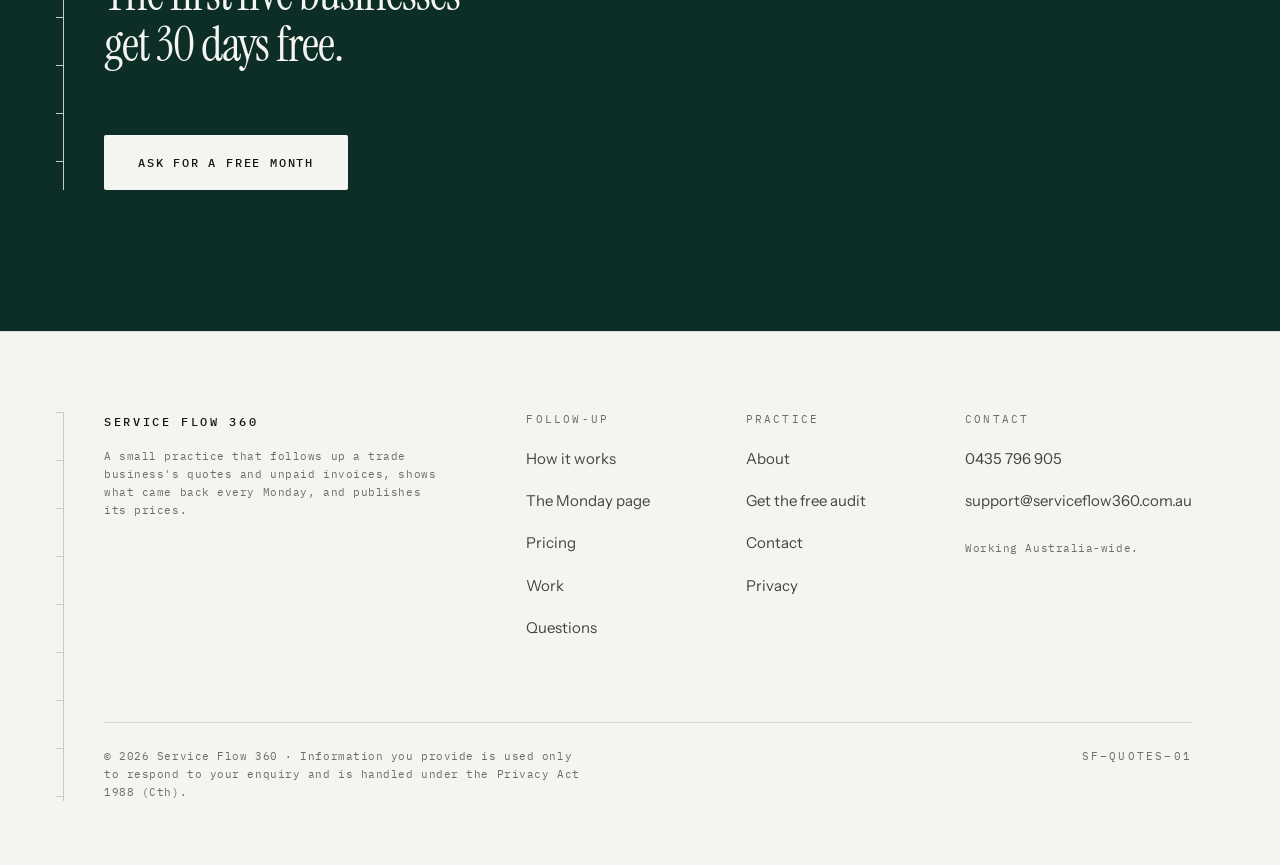
<file: guides/quote-follow-up-email-template/index.html>
<!DOCTYPE html><html lang="en-AU" data-astro-cid-hkbrpulz><head><meta charset="utf-8"><meta name="viewport" content="width=device-width, initial-scale=1"><title>Quote follow-up email and text templates — Service Flow 360</title><meta name="description" content="Free quote follow-up templates for trade and service businesses: the email and the text to send 2, 5 and 10 days after a quote, and when to stop."><link rel="canonical" href="https://serviceflow360.com.au/guides/quote-follow-up-email-template/"><meta property="og:type" content="website"><meta property="og:title" content="Quote follow-up email and text templates — Service Flow 360"><meta property="og:description" content="Free quote follow-up templates for trade and service businesses: the email and the text to send 2, 5 and 10 days after a quote, and when to stop."><meta property="og:url" content="https://serviceflow360.com.au/guides/quote-follow-up-email-template/"><meta property="og:locale" content="en_AU"><!-- The card is rendered from linkedin/share-card.html. Re-render it when
       the offer wording changes, or every shared link shows the old offer. --><meta property="og:image" content="https://serviceflow360.com.au/images/og-default.png"><meta property="og:image:width" content="1200"><meta property="og:image:height" content="630"><meta property="og:image:alt" content="Service Flow 360. Quotes followed up. Invoices chased."><meta name="twitter:card" content="summary_large_image"><meta name="twitter:image" content="https://serviceflow360.com.au/images/og-default.png"><meta name="theme-color" content="#F4F5F1" media="(prefers-color-scheme: light)"><meta name="theme-color" content="#14160F" media="(prefers-color-scheme: dark)"><link rel="icon" href="/favicon.svg" type="image/svg+xml"><!-- The H1 is the LCP element and it is set in the serif. Preload both faces. --><link rel="preload" href="/fonts/instrument-serif-400.woff2" as="font" type="font/woff2" crossorigin><link rel="preload" href="/fonts/instrument-serif-400-italic.woff2" as="font" type="font/woff2" crossorigin><script type="application/ld+json">{"@context":"https://schema.org","@type":"ProfessionalService","name":"Service Flow 360","description":"Quote and invoice follow-up for Australian trade and service businesses. Every quote followed up, every unpaid invoice reminded, one page every Monday, published prices, and your customer list stays yours.","url":"https://serviceflow360.com.au","areaServed":"Australia","address":{"@type":"PostalAddress","addressCountry":"AU"}}</script><link rel="stylesheet" href="/_astro/Section.BHcWdUez.css"><style>.tw[data-astro-cid-uwabcyt5]{overflow-x:auto}table[data-astro-cid-uwabcyt5]{border-collapse:collapse;width:100%;font-size:var(--t-small)}caption[data-astro-cid-uwabcyt5]{text-align:left;padding-bottom:var(--s4)}th[data-astro-cid-uwabcyt5],td[data-astro-cid-uwabcyt5]{padding:var(--s4) var(--s5) var(--s4) 0}th[data-astro-cid-uwabcyt5]:last-child,td[data-astro-cid-uwabcyt5]:last-child{padding-right:0}thead[data-astro-cid-uwabcyt5] th[data-astro-cid-uwabcyt5]{font-family:var(--mono);font-size:var(--t-label);text-transform:uppercase;letter-spacing:.16em;color:var(--ink-3);text-align:left;padding-top:0;padding-bottom:var(--s3);border-bottom:1px solid var(--rule-2);font-weight:400}tbody[data-astro-cid-uwabcyt5] th[data-astro-cid-uwabcyt5]{text-align:left;color:var(--ink-2);border-bottom:1px solid var(--rule);font-weight:400}td[data-astro-cid-uwabcyt5]{color:var(--ink);border-bottom:1px solid var(--rule);font-variant-numeric:tabular-nums}.n[data-astro-cid-uwabcyt5]{text-align:right}.clay[data-astro-cid-uwabcyt5]{color:var(--clay)}.pine[data-astro-cid-uwabcyt5]{color:var(--pine)}
.rows[data-astro-cid-xhnshn4g]{border-top:1px solid var(--rule);max-width:var(--w-text)}.row[data-astro-cid-xhnshn4g]{border-bottom:1px solid var(--rule);padding:var(--s6) 0;gap:var(--s3);flex-direction:column;display:flex}.row-h[data-astro-cid-xhnshn4g]{font-weight:600}.row-p[data-astro-cid-xhnshn4g]{color:var(--ink-2);font-size:var(--t-small)}.tpl[data-astro-cid-xhnshn4g]{white-space:pre-line}.links[data-astro-cid-xhnshn4g]{gap:var(--s3);flex-direction:column;display:flex}.links[data-astro-cid-xhnshn4g] a[data-astro-cid-xhnshn4g]{font-size:var(--t-small);font-weight:500}.tw.sched tbody th{font-variant-numeric:tabular-nums}
</style></head><body data-astro-cid-hkbrpulz><a class="skip-link" href="#main" data-astro-cid-hkbrpulz>Skip to content</a><header class="nav" data-astro-cid-wpvy4v7s><div class="wrap nav-in" data-astro-cid-wpvy4v7s><a class="brand" href="/" data-astro-cid-wpvy4v7s>Service&nbsp;Flow&nbsp;360</a><nav aria-label="Primary" data-astro-cid-wpvy4v7s><ul role="list" data-astro-cid-wpvy4v7s><li data-astro-cid-wpvy4v7s><a href="/#how" data-astro-cid-wpvy4v7s>How it works</a></li><li data-astro-cid-wpvy4v7s><a href="/pricing" data-astro-cid-wpvy4v7s>Pricing</a></li><li data-astro-cid-wpvy4v7s><a href="/work" data-astro-cid-wpvy4v7s>Work</a></li><li data-astro-cid-wpvy4v7s><a href="/#about" data-astro-cid-wpvy4v7s>About</a></li></ul></nav><a class="cta" href="/#start" data-astro-cid-wpvy4v7s>Ask for a free month</a></div></header><main id="main" class="main" data-astro-cid-hkbrpulz><div class="hero compact" data-astro-cid-ge2uvauf><div class="wrap" data-astro-cid-ge2uvauf><div class="rule" aria-hidden="true" data-astro-cid-cn7sczra></div><p class="label" data-astro-cid-ge2uvauf>Guide</p><h1 data-astro-cid-ge2uvauf>Quote follow-up templates, <em data-astro-cid-xhnshn4g>word for word</em>.</h1><div class="under solo" data-astro-cid-ge2uvauf><div class="act" data-astro-cid-ge2uvauf><p class="deck" data-astro-cid-ge2uvauf>The email and the text to send 2, 5 and 10 days after you send a quote, and when to stop. Free to copy and change.</p><div class="act" data-astro-cid-amjew3wo></div></div></div></div></div><section class="sec div" data-astro-cid-w6ymvdtg><div class="wrap" data-astro-cid-w6ymvdtg><div class="rule" aria-hidden="true" data-astro-cid-cn7sczra></div><div class="mark" aria-hidden="true" data-astro-cid-w6ymvdtg><i data-astro-cid-w6ymvdtg></i><span data-astro-cid-w6ymvdtg>01</span></div><div class="inner" data-astro-cid-w6ymvdtg><header class="head" data-astro-cid-w6ymvdtg><p class="label" data-astro-cid-w6ymvdtg>The schedule</p><h2 data-astro-cid-w6ymvdtg>Three follow-ups, then stop.</h2></header><div class="stack-lg" data-astro-cid-xhnshn4g><p class="body-2 text" data-astro-cid-xhnshn4g>A quote that goes quiet isn't always a no. The customer got busy, the email went to junk, or there's a question they haven't asked. A short follow-up covers all three. Three is enough: after the third, leave it alone.</p><div class="tw sched" data-astro-cid-uwabcyt5><table data-astro-cid-uwabcyt5><caption class="label" data-astro-cid-uwabcyt5>When each follow-up goes out, counted from the day the quote is sent.</caption><thead data-astro-cid-uwabcyt5><tr data-astro-cid-uwabcyt5><th scope="col" data-astro-cid-uwabcyt5>Day</th><th scope="col" data-astro-cid-uwabcyt5>What it does</th></tr></thead><tbody data-astro-cid-uwabcyt5><tr data-astro-cid-uwabcyt5><th scope="row" data-astro-cid-uwabcyt5>2</th><td class="num" data-astro-cid-uwabcyt5>Checks the quote arrived.</td></tr><tr data-astro-cid-uwabcyt5><th scope="row" data-astro-cid-uwabcyt5>5</th><td class="num" data-astro-cid-uwabcyt5>Offers to answer questions or change the quote.</td></tr><tr data-astro-cid-uwabcyt5><th scope="row" data-astro-cid-uwabcyt5>10</th><td class="num" data-astro-cid-uwabcyt5>Closes it off kindly and leaves the door open.</td></tr></tbody></table></div><p class="body-2 text" data-astro-cid-xhnshn4g>A reply at any point stops the rest. So does a yes by phone, which is why each one is checked before it goes out.</p></div></div></div></section><section class="sec div" data-astro-cid-w6ymvdtg><div class="wrap" data-astro-cid-w6ymvdtg><div class="rule" aria-hidden="true" data-astro-cid-cn7sczra></div><div class="mark" aria-hidden="true" data-astro-cid-w6ymvdtg><i data-astro-cid-w6ymvdtg></i><span data-astro-cid-w6ymvdtg>02</span></div><div class="inner" data-astro-cid-w6ymvdtg><header class="head" data-astro-cid-w6ymvdtg><p class="label" data-astro-cid-w6ymvdtg>Day 2</p><h2 data-astro-cid-w6ymvdtg>Did it arrive?</h2></header><div class="rows" data-astro-cid-xhnshn4g><div class="row" data-astro-cid-xhnshn4g><h3 data-astro-cid-xhnshn4g>Email</h3><p class="body-2 tpl" data-astro-cid-xhnshn4g>Subject: Your quote for [job]

Hi [first name],

Just checking the quote for [job] came through. I&#39;ve attached it again in case it went to junk.

If you have any questions, reply here or call me on [phone].

Thanks,
[your name]
[business name]</p></div><div class="row" data-astro-cid-xhnshn4g><h3 data-astro-cid-xhnshn4g>Text message</h3><p class="body-2 tpl" data-astro-cid-xhnshn4g>Hi [first name], it&#39;s [your name] from [business name]. Just checking the quote for [job] reached you. Happy to answer any questions.</p></div></div></div></div></section><section class="sec div" data-astro-cid-w6ymvdtg><div class="wrap" data-astro-cid-w6ymvdtg><div class="rule" aria-hidden="true" data-astro-cid-cn7sczra></div><div class="mark" aria-hidden="true" data-astro-cid-w6ymvdtg><i data-astro-cid-w6ymvdtg></i><span data-astro-cid-w6ymvdtg>03</span></div><div class="inner" data-astro-cid-w6ymvdtg><header class="head" data-astro-cid-w6ymvdtg><p class="label" data-astro-cid-w6ymvdtg>Day 5</p><h2 data-astro-cid-w6ymvdtg>Any questions?</h2></header><div class="rows" data-astro-cid-xhnshn4g><div class="row" data-astro-cid-xhnshn4g><h3 data-astro-cid-xhnshn4g>Email</h3><p class="body-2 tpl" data-astro-cid-xhnshn4g>Subject: Any questions about the [job] quote?

Hi [first name],

A quote can raise more questions than it answers. If anything isn&#39;t clear, or you&#39;d like it done differently or in stages, let me know and I&#39;ll rework it.

Thanks,
[your name]</p></div><div class="row" data-astro-cid-xhnshn4g><h3 data-astro-cid-xhnshn4g>Text message</h3><p class="body-2 tpl" data-astro-cid-xhnshn4g>Hi [first name], [your name] from [business name] again. Any questions about the [job] quote? Happy to adjust it.</p></div></div></div></div></section><section class="sec div" data-astro-cid-w6ymvdtg><div class="wrap" data-astro-cid-w6ymvdtg><div class="rule" aria-hidden="true" data-astro-cid-cn7sczra></div><div class="mark" aria-hidden="true" data-astro-cid-w6ymvdtg><i data-astro-cid-w6ymvdtg></i><span data-astro-cid-w6ymvdtg>04</span></div><div class="inner" data-astro-cid-w6ymvdtg><header class="head" data-astro-cid-w6ymvdtg><p class="label" data-astro-cid-w6ymvdtg>Day 10</p><h2 data-astro-cid-w6ymvdtg>Close it off, kindly.</h2></header><div class="rows" data-astro-cid-xhnshn4g><div class="row" data-astro-cid-xhnshn4g><h3 data-astro-cid-xhnshn4g>Email</h3><p class="body-2 tpl" data-astro-cid-xhnshn4g>Subject: Closing off the [job] quote

Hi [first name],

I haven&#39;t heard back about [job], so I&#39;ll take it the timing isn&#39;t right and close the quote off for now.

If you&#39;d still like it done, reply to this email and I&#39;ll pick it up from here.

Thanks for asking us to quote,
[your name]</p></div><div class="row" data-astro-cid-xhnshn4g><h3 data-astro-cid-xhnshn4g>Text message</h3><p class="body-2 tpl" data-astro-cid-xhnshn4g>Hi [first name], [your name] here. I&#39;ll close off the [job] quote for now. If you&#39;d still like it done, just reply and I&#39;ll sort it.</p></div></div></div></div></section><section class="sec div" data-astro-cid-w6ymvdtg><div class="wrap" data-astro-cid-w6ymvdtg><div class="rule" aria-hidden="true" data-astro-cid-cn7sczra></div><div class="mark" aria-hidden="true" data-astro-cid-w6ymvdtg><i data-astro-cid-w6ymvdtg></i><span data-astro-cid-w6ymvdtg>05</span></div><div class="inner" data-astro-cid-w6ymvdtg><header class="head" data-astro-cid-w6ymvdtg><p class="label" data-astro-cid-w6ymvdtg>Before each one</p><h2 data-astro-cid-w6ymvdtg>Check before it goes out.</h2></header><div class="rows" data-astro-cid-xhnshn4g><div class="row" data-astro-cid-xhnshn4g><p class="row-h" data-astro-cid-xhnshn4g>Is the quote still open?</p><p class="row-p" data-astro-cid-xhnshn4g>Check it hasn&#39;t been accepted by phone, by email or in person since the last message. A follow-up to someone who has already said yes makes the business look disorganised.</p></div><div class="row" data-astro-cid-xhnshn4g><p class="row-h" data-astro-cid-xhnshn4g>Is your software already sending one?</p><p class="row-p" data-astro-cid-xhnshn4g>Some quoting software sends its own follow-ups. If yours does, switch one of them off, or the customer hears from you twice.</p></div><div class="row" data-astro-cid-xhnshn4g><p class="row-h" data-astro-cid-xhnshn4g>Can they reply to it?</p><p class="row-p" data-astro-cid-xhnshn4g>Send from a number or an address a person reads. A follow-up nobody can answer only adds noise.</p></div></div></div></div></section><section class="sec div" data-astro-cid-w6ymvdtg><div class="wrap" data-astro-cid-w6ymvdtg><div class="rule" aria-hidden="true" data-astro-cid-cn7sczra></div><div class="mark" aria-hidden="true" data-astro-cid-w6ymvdtg><i data-astro-cid-w6ymvdtg></i><span data-astro-cid-w6ymvdtg>06</span></div><div class="inner" data-astro-cid-w6ymvdtg><header class="head" data-astro-cid-w6ymvdtg><p class="label" data-astro-cid-w6ymvdtg>Or we run it for you</p><h2 data-astro-cid-w6ymvdtg>The checking is the work.</h2></header><div class="text stack-lg" data-astro-cid-xhnshn4g><p class="body-2" data-astro-cid-xhnshn4g>Sending these on a schedule is the easy part; software does it. The work is checking, the morning each one is due, that the quote is still open, and then dealing with the reply. That is what the follow-up service does: a person checks each quote before anything goes out, using wording you approved, and passes every reply on to you.</p><p class="links" data-astro-cid-xhnshn4g><a href="/pricing" data-astro-cid-xhnshn4g>What it costs, and what is included &rarr;</a><a href="/guides/how-to-politely-chase-an-unpaid-invoice/" data-astro-cid-xhnshn4g>Chasing an unpaid invoice instead &rarr;</a></p></div></div></div></section><section class="sec div panel" data-astro-cid-w6ymvdtg><div class="wrap" data-astro-cid-w6ymvdtg><div class="rule" aria-hidden="true" data-astro-cid-cn7sczra></div><div class="inner" data-astro-cid-w6ymvdtg><div class="close panel" data-astro-cid-amjew3wo><h2 data-astro-cid-amjew3wo>The first five businesses get 30 days free.</h2><div class="act" data-astro-cid-amjew3wo><a class="btn" href="/#start" data-astro-cid-amjew3wo>Ask for a free month</a></div></div></div></div></section></main><footer class="ft" data-astro-cid-jo6i4kqk><div class="wrap" data-astro-cid-jo6i4kqk><div class="rule" aria-hidden="true" data-astro-cid-cn7sczra></div><div class="grid" data-astro-cid-jo6i4kqk><div class="about" data-astro-cid-jo6i4kqk><p class="brand" data-astro-cid-jo6i4kqk>Service Flow 360</p><p class="micro" data-astro-cid-jo6i4kqk>A small practice that follows up a trade business's quotes and unpaid invoices, shows what came back every Monday, and publishes its prices.</p></div><nav class="grps" aria-label="Footer" data-astro-cid-jo6i4kqk><div class="grp" data-astro-cid-jo6i4kqk><h2 class="label" data-astro-cid-jo6i4kqk>Follow-up</h2><ul role="list" data-astro-cid-jo6i4kqk><li data-astro-cid-jo6i4kqk><a href="/#how" data-astro-cid-jo6i4kqk>How it works</a></li><li data-astro-cid-jo6i4kqk><a href="/#monday" data-astro-cid-jo6i4kqk>The Monday page</a></li><li data-astro-cid-jo6i4kqk><a href="/pricing" data-astro-cid-jo6i4kqk>Pricing</a></li><li data-astro-cid-jo6i4kqk><a href="/work" data-astro-cid-jo6i4kqk>Work</a></li><li data-astro-cid-jo6i4kqk><a href="/#faq" data-astro-cid-jo6i4kqk>Questions</a></li></ul></div><div class="grp" data-astro-cid-jo6i4kqk><h2 class="label" data-astro-cid-jo6i4kqk>Practice</h2><ul role="list" data-astro-cid-jo6i4kqk><li data-astro-cid-jo6i4kqk><a href="/#about" data-astro-cid-jo6i4kqk>About</a></li><li data-astro-cid-jo6i4kqk><a href="/get-audit" data-astro-cid-jo6i4kqk>Get the free audit</a></li><li data-astro-cid-jo6i4kqk><a href="/contact" data-astro-cid-jo6i4kqk>Contact</a></li><li data-astro-cid-jo6i4kqk><a href="/privacy" data-astro-cid-jo6i4kqk>Privacy</a></li></ul></div><div class="grp" data-astro-cid-jo6i4kqk><h2 class="label" data-astro-cid-jo6i4kqk>Contact</h2><ul role="list" data-astro-cid-jo6i4kqk><li data-astro-cid-jo6i4kqk><a href="tel:+61435796905" data-astro-cid-jo6i4kqk>0435 796 905</a></li><li data-astro-cid-jo6i4kqk><a href="mailto:support@serviceflow360.com.au" data-astro-cid-jo6i4kqk>support@serviceflow360.com.au</a></li></ul><p class="micro loc" data-astro-cid-jo6i4kqk>Working Australia-wide.</p></div></nav></div><div class="base" data-astro-cid-jo6i4kqk><p class="micro" data-astro-cid-jo6i4kqk>© 2026 Service Flow 360 · Information you provide is used only to respond to your enquiry and is handled under the Privacy Act 1988 (Cth).</p><p class="label doc" data-astro-cid-jo6i4kqk>SF–QUOTES–01</p></div></div></footer></body></html>
</file>
<file: _astro/Section.BHcWdUez.css>
:root{--paper:#f4f5f1;--paper-2:#e9eae3;--paper-3:#dfe1d8;--ink:#16180f;--ink-2:#43463c;--ink-3:#6c6f63;--rule:#d9dbd0;--rule-2:#bfc2b4;--tick:#c9ccbf;--pine:#14453a;--pine-2:#0d2e27;--pine-lift:#2e7d63;--clay:#8a3b1e;--sand:#8a8577;--serif:"Instrument Serif", Baskerville, "Hoefler Text", Georgia, serif;--sans:"Instrument Sans", -apple-system, BlinkMacSystemFont, "Helvetica Neue", Arial, sans-serif;--mono:"IBM Plex Mono", ui-monospace, "SF Mono", Menlo, Consolas, monospace;--t-display:min(clamp(3rem, 1rem + 7.9vw, 9.4rem), 9.7vh);--t-h2:clamp(1.9rem, 1.4rem + 2.1vw, 3rem);--t-h3:clamp(1.2rem, 1.08rem + .6vw, 1.5rem);--t-lead:clamp(1.15rem, 1.06rem + .5vw, 1.4rem);--t-body:clamp(1.0625rem, 1.02rem + .2vw, 1.1875rem);--t-small:.9375rem;--t-label:.6875rem;--t-figure:clamp(2.4rem, 1.7rem + 2.9vw, 3.9rem);--s1:4px;--s2:8px;--s3:12px;--s4:16px;--s5:24px;--s6:32px;--s7:48px;--s8:64px;--s9:80px;--s10:96px;--s11:128px;--s12:176px;--section-y:clamp(96px, 11vw, 176px);--w-full:1400px;--w-wide:960px;--w-text:660px;--w-narrow:540px;--rail:104px;--pad-r:88px;--field:clamp(176px, 18vw, 236px);--gap:clamp(56px, 6vw, 104px);--tick-pitch:48px;--ease:cubic-bezier(.22,.61,.36,1)}@media (prefers-color-scheme:dark){:root{--paper:#14160f;--paper-2:#1d1f17;--paper-3:#262920;--ink:#e8e9e1;--ink-2:#b3b6aa;--ink-3:#878a7c;--rule:#2e3128;--rule-2:#414539;--tick:#383c31;--pine:#4e9e80;--pine-2:#2e7d63;--pine-lift:#6fbb9c;--clay:#c46a45}}:root[data-theme=dark]{--paper:#14160f;--paper-2:#1d1f17;--paper-3:#262920;--ink:#e8e9e1;--ink-2:#b3b6aa;--ink-3:#878a7c;--rule:#2e3128;--rule-2:#414539;--tick:#383c31;--pine:#4e9e80;--pine-2:#2e7d63;--pine-lift:#6fbb9c;--clay:#c46a45}:root[data-theme=light]{--paper:#f4f5f1;--paper-2:#e9eae3;--paper-3:#dfe1d8;--ink:#16180f;--ink-2:#43463c;--ink-3:#6c6f63;--rule:#d9dbd0;--rule-2:#bfc2b4;--tick:#c9ccbf;--pine:#14453a;--pine-2:#0d2e27;--pine-lift:#2e7d63;--clay:#8a3b1e}@font-face{font-family:Instrument Serif;src:url(/fonts/instrument-serif-400.woff2)format("woff2");font-weight:400;font-style:normal;font-display:swap}@font-face{font-family:Instrument Serif;src:url(/fonts/instrument-serif-400-italic.woff2)format("woff2");font-weight:400;font-style:italic;font-display:swap}@font-face{font-family:Instrument Sans;src:url(/fonts/instrument-sans-var.woff2)format("woff2-variations");font-weight:400 700;font-style:normal;font-display:swap}@font-face{font-family:IBM Plex Mono;src:url(/fonts/ibm-plex-mono-400.woff2)format("woff2");font-weight:400;font-style:normal;font-display:swap}@font-face{font-family:IBM Plex Mono;src:url(/fonts/ibm-plex-mono-500.woff2)format("woff2");font-weight:500;font-style:normal;font-display:swap}*,:before,:after{box-sizing:border-box}html{-webkit-text-size-adjust:100%}body,h1,h2,h3,h4,p,figure,blockquote,dl,dd,ul,ol{margin:0}ul[role=list],ol[role=list]{padding:0;list-style:none}img,svg{max-width:100%;display:block}button,input,select,textarea{font:inherit;color:inherit}body{background:var(--paper);color:var(--ink);font-family:var(--sans);font-size:var(--t-body);-webkit-font-smoothing:antialiased;text-rendering:optimizelegibility;line-height:1.6}h1,h2,h3{font-family:var(--serif);letter-spacing:-.025em;text-wrap:balance;font-weight:400}h1{font-size:var(--t-display);letter-spacing:-.03em;line-height:.9}h2{font-size:var(--t-h2);letter-spacing:-.022em;max-width:18ch;line-height:1.06}h3{font-family:var(--sans);font-size:var(--t-h3);letter-spacing:-.008em;font-weight:600;line-height:1.25}p{text-wrap:pretty}a{color:var(--pine);text-underline-offset:6px;text-decoration:underline 1px;text-decoration-color:var(--rule-2)}a:hover{text-decoration-color:var(--pine)}:focus-visible{outline:3px solid var(--pine);outline-offset:3px}::selection{background:var(--pine);color:var(--paper)}.sr-only{clip-path:inset(50%);white-space:nowrap;border:0;width:1px;height:1px;margin:-1px;padding:0;position:absolute;overflow:hidden}.skip-link{z-index:100;background:var(--pine);color:var(--paper);padding:var(--s3) var(--s5);font-family:var(--mono);font-size:var(--t-label);letter-spacing:.14em;text-transform:uppercase;text-decoration:none;position:absolute;top:0;left:-9999px}.skip-link:focus{left:0}.wrap{max-width:var(--w-full);width:100%;padding:0 var(--pad-r) 0 var(--rail);margin-inline:auto;position:relative}.text{max-width:var(--w-text)}.narrow{max-width:var(--w-narrow)}.num{font-family:var(--mono);font-variant-numeric:tabular-nums;letter-spacing:-.015em}.unit{color:var(--ink-3);font-size:.7em}.label{font-family:var(--mono);font-size:var(--t-label);text-transform:uppercase;letter-spacing:.2em;color:var(--ink-3);font-variant-numeric:tabular-nums;line-height:1.4}.micro{font-family:var(--mono);font-size:var(--t-label);color:var(--ink-3);letter-spacing:.05em;line-height:1.65}.lead{font-size:var(--t-lead);color:var(--ink-2);max-width:58ch;line-height:1.5}.body-2{color:var(--ink-2)}.hr{background:var(--rule);border:0;height:1px}.hr-2{background:var(--rule-2);border:0;height:1px}.stack{gap:var(--s5);flex-direction:column;display:flex}.stack-lg{gap:var(--s7);flex-direction:column;display:flex}@media (prefers-reduced-motion:reduce){*,:before,:after{scroll-behavior:auto!important;transition-duration:.01ms!important;animation-duration:.01ms!important;animation-iteration-count:1!important}}@media (width<=1180px){:root{--rail:56px;--pad-r:40px}}@media (width<=560px){:root{--rail:32px;--pad-r:24px}body{font-size:1.0625rem}}.nav[data-astro-cid-wpvy4v7s]{border-bottom:1px solid var(--rule);background:var(--paper)}.nav-in[data-astro-cid-wpvy4v7s]{justify-content:space-between;align-items:center;gap:var(--s7);padding-top:var(--s5);padding-bottom:var(--s5);display:flex}.brand[data-astro-cid-wpvy4v7s]{font-family:var(--mono);letter-spacing:.22em;text-transform:uppercase;color:var(--ink);white-space:nowrap;font-size:.75rem;font-weight:500;text-decoration:none}.brand[data-astro-cid-wpvy4v7s]:hover{color:var(--pine)}ul[data-astro-cid-wpvy4v7s]{gap:var(--s7);margin:0;padding:0;list-style:none;display:flex}ul[data-astro-cid-wpvy4v7s] a[data-astro-cid-wpvy4v7s]{color:var(--ink-2);font-size:.9375rem;font-weight:500;text-decoration:none}ul[data-astro-cid-wpvy4v7s] a[data-astro-cid-wpvy4v7s]:hover{color:var(--pine)}.cta[data-astro-cid-wpvy4v7s]{box-sizing:border-box;min-height:var(--s7);background:var(--pine);color:var(--paper);font-family:var(--mono);font-size:var(--t-label);letter-spacing:.14em;text-transform:uppercase;white-space:nowrap;transition:background .16s var(--ease);border-radius:2px;flex:none;align-items:center;padding:12px 22px;font-weight:500;text-decoration:none;display:inline-flex}.cta[data-astro-cid-wpvy4v7s]:hover{background:var(--pine-lift)}@media (width<=1080px){.nav-in[data-astro-cid-wpvy4v7s]{gap:var(--s4);padding-bottom:var(--s4);flex-wrap:wrap}nav[data-astro-cid-wpvy4v7s]{border-top:1px solid var(--rule);width:100%;padding-top:var(--s4);order:3}ul[data-astro-cid-wpvy4v7s]{gap:var(--s6);flex-wrap:wrap}ul[data-astro-cid-wpvy4v7s] a[data-astro-cid-wpvy4v7s],.brand[data-astro-cid-wpvy4v7s]{min-height:var(--s7);align-items:center;display:inline-flex}}@media (width<=560px){.brand[data-astro-cid-wpvy4v7s]{letter-spacing:.16em;font-size:.6875rem}.cta[data-astro-cid-wpvy4v7s]{letter-spacing:.12em;padding:14px 16px;font-size:.625rem}ul[data-astro-cid-wpvy4v7s]{gap:var(--s2) var(--s5)}ul[data-astro-cid-wpvy4v7s] a[data-astro-cid-wpvy4v7s]{font-size:.875rem}}.rule[data-astro-cid-cn7sczra]{width:var(--rail);pointer-events:none;position:absolute;top:0;bottom:0;left:0}.rule[data-astro-cid-cn7sczra]:before{content:"";left:calc(var(--rail) - 41px);background:var(--tick);width:1px;position:absolute;top:0;bottom:0}.rule[data-astro-cid-cn7sczra]:after{content:"";left:calc(var(--rail) - 48px);background:repeating-linear-gradient(to bottom, var(--tick) 0 1px, transparent 1px var(--tick-pitch));width:7px;position:absolute;top:0;bottom:0}@media (width<=1180px){.rule[data-astro-cid-cn7sczra]:before{left:31px}.rule[data-astro-cid-cn7sczra]:after{left:24px}}@media (width<=560px){.rule[data-astro-cid-cn7sczra]:before{left:18px}.rule[data-astro-cid-cn7sczra]:after{left:11px}}.ft[data-astro-cid-jo6i4kqk]{border-top:1px solid var(--rule);padding:var(--s9) 0 var(--s8)}.grid[data-astro-cid-jo6i4kqk]{gap:var(--s8);grid-template-columns:1.4fr 2.6fr;display:grid}.about[data-astro-cid-jo6i4kqk]{gap:var(--s4);flex-direction:column;max-width:34ch;display:flex}.brand[data-astro-cid-jo6i4kqk]{font-family:var(--mono);letter-spacing:.22em;text-transform:uppercase;color:var(--ink);font-size:.75rem;font-weight:500}.grps[data-astro-cid-jo6i4kqk]{gap:var(--s7);grid-template-columns:repeat(3,1fr);display:grid}.grp[data-astro-cid-jo6i4kqk]{gap:var(--s4);flex-direction:column;display:flex}.grp[data-astro-cid-jo6i4kqk] h2[data-astro-cid-jo6i4kqk]{font-family:var(--mono);max-width:none}ul[data-astro-cid-jo6i4kqk]{gap:var(--s3);flex-direction:column;margin:0;padding:0;display:flex}ul[data-astro-cid-jo6i4kqk] a[data-astro-cid-jo6i4kqk]{color:var(--ink-2);font-size:var(--t-small);text-decoration:none}ul[data-astro-cid-jo6i4kqk] a[data-astro-cid-jo6i4kqk]:hover{color:var(--pine)}.loc[data-astro-cid-jo6i4kqk]{margin-top:var(--s2)}.base[data-astro-cid-jo6i4kqk]{margin-top:var(--s9);border-top:1px solid var(--rule);padding-top:var(--s5);justify-content:space-between;align-items:baseline;gap:var(--s3) var(--s5);flex-wrap:wrap;display:flex}.base[data-astro-cid-jo6i4kqk] .micro[data-astro-cid-jo6i4kqk]{max-width:74ch}.doc[data-astro-cid-jo6i4kqk]{flex:none}@media (width<=1080px){.grid[data-astro-cid-jo6i4kqk]{gap:var(--s7);grid-template-columns:1fr}ul[data-astro-cid-jo6i4kqk]{gap:var(--s2)}ul[data-astro-cid-jo6i4kqk] a[data-astro-cid-jo6i4kqk]{min-height:var(--s7);align-items:center;display:inline-flex}}@media (width<=560px){.grps[data-astro-cid-jo6i4kqk]{gap:var(--s6);grid-template-columns:1fr}}.main[data-astro-cid-hkbrpulz]{display:block}.main[data-astro-cid-hkbrpulz].fh{flex-direction:column;min-height:calc(100vh - 82px);display:flex}.close[data-astro-cid-amjew3wo]{gap:var(--s6);flex-direction:column;display:flex}.act[data-astro-cid-amjew3wo]{gap:var(--s3);flex-direction:column;align-items:flex-start;display:flex}.btn[data-astro-cid-amjew3wo]{background:var(--pine);color:var(--paper);line-height:inherit;cursor:pointer;font-family:var(--mono);letter-spacing:.15em;text-transform:uppercase;transition:background .16s var(--ease);border:0;border-radius:2px;padding:18px 34px;font-size:.75rem;font-weight:500;text-decoration:none;display:inline-block}.btn[data-astro-cid-amjew3wo]:hover{background:var(--pine-lift)}.alt[data-astro-cid-amjew3wo]{font-size:var(--t-small);font-weight:500}.micro[data-astro-cid-amjew3wo]{max-width:46ch}.panel[data-astro-cid-amjew3wo]{gap:var(--s8)}.panel[data-astro-cid-amjew3wo] h2[data-astro-cid-amjew3wo]{color:var(--paper)}.panel[data-astro-cid-amjew3wo] .btn[data-astro-cid-amjew3wo]{background:var(--paper);color:var(--ink)}.panel[data-astro-cid-amjew3wo] .btn[data-astro-cid-amjew3wo]:hover{background:var(--paper-2)}.panel[data-astro-cid-amjew3wo] .btn[data-astro-cid-amjew3wo]:focus-visible,.panel[data-astro-cid-amjew3wo] .alt[data-astro-cid-amjew3wo]:focus-visible{outline-color:var(--paper)}.panel[data-astro-cid-amjew3wo] .alt[data-astro-cid-amjew3wo]{color:var(--paper)}.hero[data-astro-cid-ge2uvauf]{flex-direction:column;flex:1;justify-content:center;padding:clamp(28px,3vh,72px) 0;display:flex}h1[data-astro-cid-ge2uvauf]{margin-top:clamp(36px,4.8vh,88px)}.datum[data-astro-cid-ge2uvauf]{left:calc(var(--rail) - 56px);background:var(--pine);width:16px;height:1px;position:absolute;top:38%}.datum[data-astro-cid-ge2uvauf] span[data-astro-cid-ge2uvauf]{font-family:var(--mono);font-size:var(--t-label);letter-spacing:.18em;color:var(--pine);font-variant-numeric:tabular-nums;position:absolute;top:-6px;left:-40px}.under[data-astro-cid-ge2uvauf]{border-top:1px solid var(--rule);padding-top:var(--s6);grid-template-columns:minmax(0, 1fr) var(--field);gap:var(--gap);align-items:start;margin-top:clamp(44px,5.6vh,100px);display:grid}.under[data-astro-cid-ge2uvauf].solo{grid-template-columns:minmax(0,1fr)}.act[data-astro-cid-ge2uvauf]{align-items:flex-start;gap:var(--s7) clamp(40px, 4.5vw, 80px);flex-wrap:wrap;display:flex}.deck[data-astro-cid-ge2uvauf]{color:var(--ink-2);max-width:26ch;font-size:clamp(1.0625rem,1rem + .35vw,1.3rem);line-height:1.5}.compact[data-astro-cid-ge2uvauf] h1[data-astro-cid-ge2uvauf]{max-width:16ch}.compact[data-astro-cid-ge2uvauf] .under[data-astro-cid-ge2uvauf]{grid-template-columns:minmax(0,1fr)}@media (width<=1180px){.datum[data-astro-cid-ge2uvauf]{left:16px}.datum[data-astro-cid-ge2uvauf] span[data-astro-cid-ge2uvauf]{display:none}}@media (width<=860px){h1[data-astro-cid-ge2uvauf] br{display:none}h1[data-astro-cid-ge2uvauf]{text-wrap:balance;max-width:13ch;font-size:clamp(2.8rem,1.1rem + 6.4vw,5.4rem)}.under[data-astro-cid-ge2uvauf]{gap:var(--s9);grid-template-columns:1fr}.field[data-astro-cid-ge2uvauf]{max-width:236px}}.sec[data-astro-cid-w6ymvdtg]{padding:var(--section-y) 0;position:relative}.sec[data-astro-cid-w6ymvdtg].div{border-top:1px solid var(--rule)}.sec[data-astro-cid-w6ymvdtg].panel{background:var(--pine-2)}.sec[data-astro-cid-w6ymvdtg].compact{padding:var(--s9) 0}.inner[data-astro-cid-w6ymvdtg]{gap:var(--s7);flex-direction:column;display:flex}.head[data-astro-cid-w6ymvdtg]{gap:var(--s5);flex-direction:column;display:flex}.mark[data-astro-cid-w6ymvdtg]{width:var(--rail);height:1em;position:absolute;top:0;left:0}.mark[data-astro-cid-w6ymvdtg] i[data-astro-cid-w6ymvdtg]{left:calc(var(--rail) - 73px);background:var(--pine);width:16px;height:1px;position:absolute;top:50%}.mark[data-astro-cid-w6ymvdtg] span[data-astro-cid-w6ymvdtg]{line-height:1;font-family:var(--mono);font-size:var(--t-label);letter-spacing:.18em;color:var(--pine);font-variant-numeric:tabular-nums;position:absolute;top:0;left:0}@media (width<=1180px){.mark[data-astro-cid-w6ymvdtg] i[data-astro-cid-w6ymvdtg]{display:none}}@media (width<=560px){.mark[data-astro-cid-w6ymvdtg] span[data-astro-cid-w6ymvdtg]{font-size:.625rem}}
</file>
